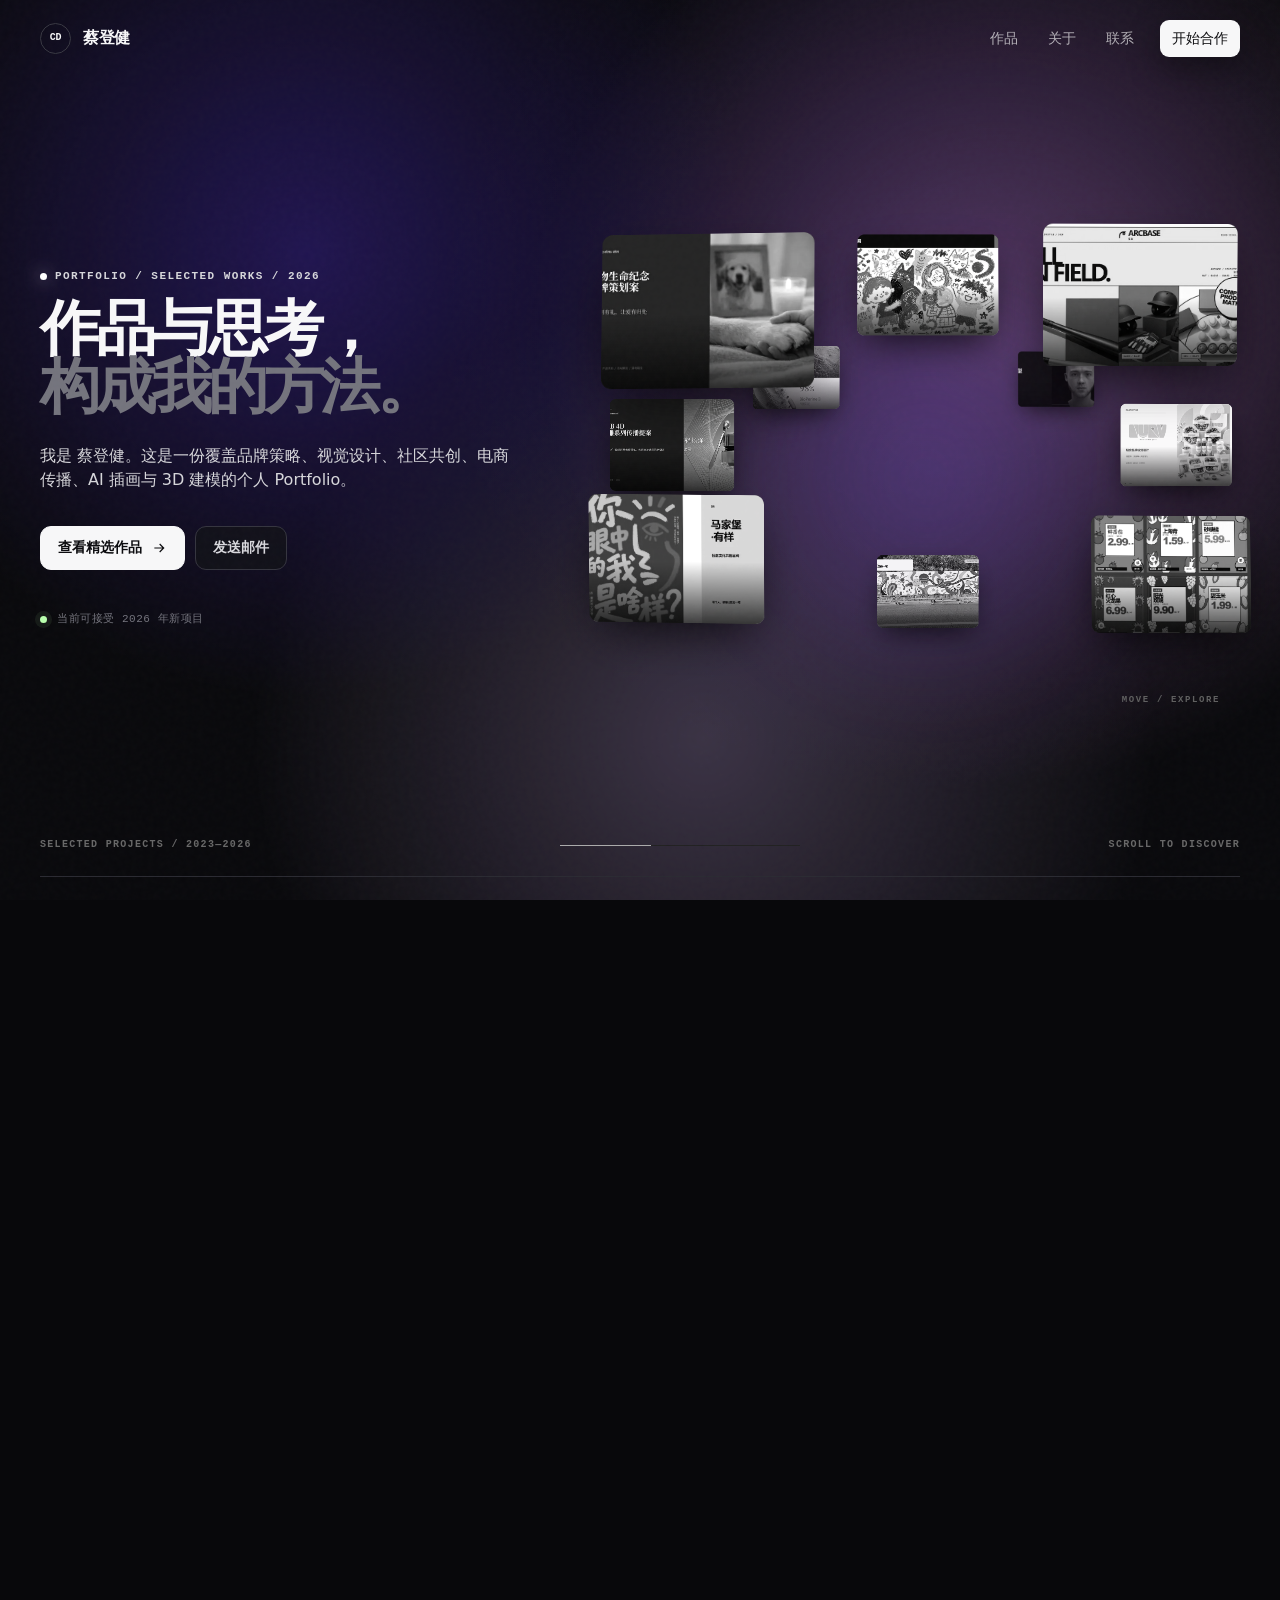
<file: index.html>
<!doctype html>
<html lang="zh-CN">
<head>
  <meta charset="utf-8">
  <meta name="viewport" content="width=device-width, initial-scale=1">
  <meta name="description" content="蔡登健的个人作品集——AI 方向的设计、策划与视觉表达。">
  <meta name="theme-color" content="#08080b">
  <title>蔡登健 — Portfolio</title>
  <style>
    :root {
      --color-primary: #f7f7f8;
      --color-secondary: #d6d6da;
      --color-muted: #a3a3aa;
      --color-dim: #73737c;
      --color-border: #292931;
      --color-elevated: #17171d;
      --color-bg: #08080b;
      --color-accent: #e9e1ff;
      --font-heading: ui-sans-serif, system-ui, -apple-system, BlinkMacSystemFont, "Segoe UI", sans-serif;
      --font-body: ui-sans-serif, system-ui, -apple-system, BlinkMacSystemFont, "Segoe UI", sans-serif;
      --font-mono: "SFMono-Regular", Consolas, "Liberation Mono", monospace;
      --radius-sm: 9px;
      --radius-md: 11px;
      --radius-lg: 13px;
      --shadow-high: 0 25px 55px -16px rgb(0 0 0 / .72);
      --ease: cubic-bezier(.22, 1, .36, 1);
      --page: min(1200px, calc(100vw - 48px));
    }

    * { box-sizing: border-box; }
    html { scroll-behavior: smooth; overflow-x: clip; background: var(--color-bg); }
    body {
      margin: 0;
      min-width: 320px;
      color: var(--color-primary);
      background:
        radial-gradient(circle at 72% 8%, rgb(233 225 255 / .045), transparent 26rem),
        var(--color-bg);
      font: 400 16px/1.5 var(--font-body);
      -webkit-font-smoothing: antialiased;
      overflow-x: hidden;
      isolation: isolate;
    }

    .liquid-ether {
      position: fixed;
      inset: 0;
      z-index: 0;
      width: 100%;
      height: 100%;
      opacity: .34;
      pointer-events: none;
      filter: saturate(1.08) contrast(.96);
      transform: translateZ(0);
    }
    main { position: relative; z-index: 1; }
    #work, #about, #contact { content-visibility: auto; }
    #work { contain-intrinsic-size: auto 720px; }
    #about { contain-intrinsic-size: auto 1050px; }
    #contact { contain-intrinsic-size: auto 680px; }

    ::selection { color: #0a0a0a; background: var(--color-accent); }
    a { color: inherit; text-decoration: none; }
    button { color: inherit; font: inherit; }
    img { display: block; max-width: 100%; }
    [hidden] { display: none !important; }

    .noise {
      position: fixed;
      inset: 0;
      z-index: 50;
      opacity: .025;
      pointer-events: none;
      background-image: url("data:image/svg+xml,%3Csvg viewBox='0 0 180 180' xmlns='http://www.w3.org/2000/svg'%3E%3Cfilter id='n'%3E%3CfeTurbulence type='fractalNoise' baseFrequency='.9' numOctaves='4' stitchTiles='stitch'/%3E%3C/filter%3E%3Crect width='100%25' height='100%25' filter='url(%23n)' opacity='.7'/%3E%3C/svg%3E");
    }

    .skip-link {
      position: fixed;
      left: 16px;
      top: -80px;
      z-index: 100;
      padding: 10px 14px;
      color: var(--color-bg);
      background: var(--color-primary);
      border-radius: var(--radius-sm);
      transition: top 160ms ease;
    }
    .skip-link:focus { top: 16px; }

    .shell { width: var(--page); margin-inline: auto; }
    .eyebrow {
      display: inline-flex;
      align-items: center;
      gap: 8px;
      margin: 0 0 18px;
      color: var(--color-secondary);
      font: 700 11px/1 var(--font-mono);
      letter-spacing: .13em;
      text-transform: uppercase;
    }
    .eyebrow::before { content: ""; width: 7px; height: 7px; background: #fff; border-radius: 50%; box-shadow: 0 0 18px rgb(233 225 255 / .8); }

    .site-header {
      position: fixed;
      inset: 0 0 auto;
      z-index: 40;
      border-bottom: 1px solid transparent;
      transition: background 240ms ease, border-color 240ms ease, backdrop-filter 240ms ease;
    }
    .site-header.scrolled {
      background: rgb(10 10 10 / .78);
      border-color: var(--color-border);
      -webkit-backdrop-filter: blur(18px);
      backdrop-filter: blur(18px);
    }
    .nav { height: 76px; display: flex; align-items: center; justify-content: space-between; }
    .brand { display: inline-flex; align-items: center; gap: 12px; font-weight: 600; letter-spacing: -.02em; }
    .brand-mark {
      display: grid;
      width: 31px;
      height: 31px;
      place-items: center;
      border: 1px solid #343434;
      border-radius: 50%;
      font: 700 10px/1 var(--font-mono);
      transition: transform 500ms var(--ease), background 250ms ease, color 250ms ease;
    }
    .brand:hover .brand-mark { color: #0a0a0a; background: #fff; transform: rotate(360deg); }
    .nav-links { display: flex; align-items: center; gap: 6px; }
    .nav-links a {
      padding: 8px 12px;
      color: rgb(255 255 255 / .66);
      border-radius: var(--radius-sm);
      font-size: 14px;
      font-weight: 500;
      transition: color 150ms ease, background 150ms ease;
    }
    .nav-links a:hover, .nav-links a:focus-visible { color: #fff; background: #181818; outline: none; }
    .nav-cta {
      margin-left: 8px;
      color: #0a0a0a !important;
      background: #fff !important;
      box-shadow: 0 0 24px rgb(233 225 255 / .18);
    }
    .nav-cta:hover { transform: translateY(-1px); }

    .hero {
      min-height: 100svh;
      display: grid;
      grid-template-columns: minmax(290px, .82fr) minmax(520px, 1.18fr);
      align-items: center;
      gap: clamp(32px, 5vw, 80px);
      padding: 118px 0 56px;
    }
    .hero-copy { position: relative; z-index: 4; }
    .hero h1 {
      max-width: 700px;
      margin: 0;
      font-size: clamp(46px, 5.3vw, 88px);
      font-weight: 600;
      line-height: .96;
      letter-spacing: -.065em;
    }
    .hero h1 span { display: block; color: var(--color-dim); white-space: nowrap; }
    .hero-intro { max-width: 510px; margin: 28px 0 0; color: var(--color-secondary); font-size: clamp(16px, 1.45vw, 19px); }
    .hero-actions { display: flex; flex-wrap: wrap; gap: 10px; margin-top: 34px; }
    .button {
      display: inline-flex;
      min-height: 44px;
      align-items: center;
      justify-content: center;
      gap: 9px;
      padding: 0 17px;
      color: var(--color-secondary);
      background: rgb(24 24 24 / .5);
      border: 1px solid var(--color-border);
      border-radius: var(--radius-md);
      font-size: 14px;
      font-weight: 600;
      cursor: pointer;
      transition: color 180ms ease, background 180ms ease, border-color 180ms ease, transform 180ms ease;
    }
    .button:hover, .button:focus-visible { color: #fff; background: #1f1f1f; border-color: #3a3a3a; transform: translateY(-2px); outline: none; }
    .button.primary { color: #0a0a0a; background: #fff; border-color: #fff; }
    .button.primary:hover { background: var(--color-accent); border-color: var(--color-accent); }
    .button svg { width: 16px; height: 16px; }
    .availability { display: flex; align-items: center; gap: 10px; margin-top: 42px; color: var(--color-dim); font: 500 11px/1.4 var(--font-mono); letter-spacing: .05em; text-transform: uppercase; }
    .availability i { width: 7px; height: 7px; background: #b8ffad; border-radius: 50%; box-shadow: 0 0 0 5px rgb(184 255 173 / .07); animation: pulse 2.4s ease infinite; }
    @keyframes pulse { 50% { opacity: .45; transform: scale(.82); } }

    .scene-wrap { position: relative; min-height: 620px; align-self: stretch; }
    .scene-glow { position: absolute; inset: 18% 8% 8%; background: radial-gradient(circle, rgb(233 225 255 / .08), transparent 62%); filter: blur(36px); }
    .scene {
      position: absolute;
      inset: 50% auto auto 50%;
      width: min(720px, 64vw);
      height: 570px;
      perspective: 2500px;
      transform: translate(-50%, -50%);
      transform-style: preserve-3d;
      isolation: isolate;
    }
    .scene::after { content: "MOVE / EXPLORE"; position: absolute; right: 5%; bottom: -5px; color: #5f5f5f; font: 600 9px/1 var(--font-mono); letter-spacing: .18em; }
    .parallax-card {
      position: absolute;
      left: 50%;
      top: 50%;
      width: 300px;
      aspect-ratio: 1.38;
      padding: 0;
      overflow: hidden;
      color: #fff;
      background: #181818;
      border: 0;
      border-radius: var(--radius-lg);
      box-shadow: var(--shadow-high);
      cursor: pointer;
      transform-style: preserve-3d;
      will-change: transform, opacity, filter;
      transition: transform 1.2s var(--ease), filter 1.2s var(--ease), opacity 1.2s var(--ease), box-shadow 280ms ease;
    }
    .parallax-card:focus-visible { outline: 2px solid #fff; outline-offset: 5px; }
    .parallax-card::before { content: ""; position: absolute; inset: 0; z-index: 1; background: linear-gradient(to top, rgb(0 0 0 / .76), transparent 48%); }
    .parallax-card img { width: 100%; height: 100%; object-fit: cover; filter: grayscale(1) contrast(1.08); transition: filter 420ms ease, transform 900ms var(--ease); }
    .parallax-card:hover img, .parallax-card:focus-visible img { filter: grayscale(.72) contrast(1.05); transform: scale(1.045); }
    .card-meta { position: absolute; z-index: 2; inset: auto 16px 14px; display: flex; align-items: end; justify-content: space-between; gap: 12px; text-align: left; opacity: 0; transform: translateY(8px); transition: opacity 250ms ease, transform 250ms ease; }
    .parallax-card:hover .card-meta, .parallax-card:focus-visible .card-meta { opacity: 1; transform: none; }
    .card-meta strong { display: block; font-size: 14px; line-height: 1.2; }
    .card-meta small { color: #c6c6c6; font: 500 9px/1.3 var(--font-mono); letter-spacing: .08em; text-transform: uppercase; }
    .card-index { color: #fff; font: 600 10px/1 var(--font-mono); }

    .scroll-cue { display: flex; justify-content: space-between; align-items: center; padding: 12px 0 26px; color: #676767; border-bottom: 1px solid var(--color-border); font: 600 10px/1 var(--font-mono); letter-spacing: .13em; text-transform: uppercase; }
    .scroll-line { width: min(24vw, 240px); height: 1px; overflow: hidden; background: #202020; }
    .scroll-line::after { content: ""; display: block; width: 38%; height: 1px; background: #aaa; animation: scan 2.5s var(--ease) infinite; }
    @keyframes scan { from { transform: translateX(-110%); } to { transform: translateX(370%); } }

    section { scroll-margin-top: 90px; }
    .section { padding: clamp(92px, 12vw, 160px) 0; }
    .section-head { display: grid; grid-template-columns: 1fr 1fr; gap: 48px; align-items: end; margin-bottom: 48px; }
    .section-head h2 { max-width: 760px; margin: 0; font-size: clamp(36px, 5vw, 68px); font-weight: 600; line-height: 1.02; letter-spacing: -.05em; }
    .section-head p { max-width: 460px; justify-self: end; margin: 0; color: var(--color-muted); }

    .project-list { border-top: 1px solid var(--color-border); }
    .project-row {
      position: relative;
      display: grid;
      grid-template-columns: 56px 1.15fr .75fr 36px;
      gap: 24px;
      align-items: center;
      min-height: 112px;
      border-bottom: 1px solid var(--color-border);
      cursor: pointer;
      transition: padding 350ms var(--ease), background 250ms ease;
    }
    .project-row::before { content: ""; position: absolute; inset: 0; z-index: -1; background: #111; transform: scaleY(0); transform-origin: bottom; transition: transform 350ms var(--ease); }
    .project-row:hover::before, .project-row:focus-within::before { transform: scaleY(1); }
    .project-row:hover { padding-inline: 18px; }
    .project-row .no { color: var(--color-dim); font: 500 11px/1 var(--font-mono); }
    .project-row h3 { margin: 0; font-size: clamp(21px, 2.6vw, 34px); font-weight: 500; letter-spacing: -.035em; }
    .project-row p { margin: 0; color: var(--color-muted); font-size: 14px; }
    .project-row .arrow { display: grid; width: 34px; height: 34px; place-items: center; border: 1px solid #2a2a2a; border-radius: 50%; transition: color 250ms ease, background 250ms ease, transform 350ms var(--ease); }
    .project-row:hover .arrow { color: #0a0a0a; background: #fff; transform: rotate(45deg); }
    .project-row button { position: absolute; inset: 0; width: 100%; border: 0; background: transparent; cursor: pointer; }

    .about-grid { display: grid; grid-template-columns: .8fr 1.2fr; gap: clamp(50px, 9vw, 140px); align-items: start; }
    .profile-card-wrap {
      position: sticky;
      top: 110px;
      perspective: 1200px;
    }
    .profile-card {
      --profile-rx: 0deg;
      --profile-ry: 0deg;
      --profile-mx: 50%;
      --profile-my: 50%;
      position: relative;
      width: min(100%, 420px);
      min-height: 560px;
      color: #fff;
      background: #050505;
      border: 1px solid rgb(255 255 255 / .2);
      border-radius: 28px;
      box-shadow: 0 32px 70px -28px rgb(37 47 68 / .58);
      transform: rotateX(var(--profile-rx)) rotateY(var(--profile-ry));
      transform-style: preserve-3d;
      transition: transform 180ms var(--ease), box-shadow 300ms ease;
      isolation: isolate;
      outline: none;
      touch-action: pan-y;
    }
    .profile-card:focus-visible { box-shadow: 0 0 0 3px rgb(56 189 248 / .52), 0 32px 70px -28px rgb(37 47 68 / .58); }
    .profile-behind-glow {
      position: absolute;
      z-index: -2;
      inset: 7% -7% -5%;
      border-radius: inherit;
      background: radial-gradient(circle at var(--profile-mx) var(--profile-my), rgba(125, 190, 255, .67), rgb(192 132 252 / .34) 38%, transparent 70%);
      filter: blur(38px);
      opacity: .72;
      transform: translateZ(-40px);
      transition: opacity 300ms ease;
    }
    .profile-card:hover .profile-behind-glow { opacity: 1; }
    .profile-media { position: absolute; inset: 0; overflow: hidden; border-radius: inherit; background: #0a0a0a; }
    .profile-photo {
      width: 100%;
      height: 100%;
      object-fit: cover;
      object-position: 50% 43%;
      filter: saturate(.76) contrast(1.08) brightness(.84);
      transform: scale(1.025);
      transition: filter 500ms ease, transform 700ms var(--ease);
    }
    .profile-card:hover .profile-photo { filter: saturate(.94) contrast(1.06) brightness(.91); transform: scale(1.055); }
    .profile-tone {
      position: absolute;
      inset: 0;
      background:
        linear-gradient(145deg, #60496e8c 0%, #71C4FF44 46%, transparent 72%),
        linear-gradient(180deg, rgb(3 5 10 / .04) 28%, rgb(3 5 10 / .18) 54%, rgb(3 5 10 / .94) 100%);
      mix-blend-mode: screen, normal;
    }
    .profile-pattern {
      position: absolute;
      inset: 0;
      opacity: .14;
      background-image: radial-gradient(circle, #fff 1px, transparent 1.2px);
      background-size: 18px 18px;
      mask-image: linear-gradient(135deg, #000, transparent 56%);
    }
    .profile-glare {
      position: absolute;
      inset: 0;
      opacity: .55;
      background: radial-gradient(360px circle at var(--profile-mx) var(--profile-my), rgb(255 255 255 / .3), transparent 48%);
      mix-blend-mode: soft-light;
      pointer-events: none;
    }
    .profile-card-top, .profile-card-footer { position: absolute; z-index: 3; left: 22px; right: 22px; display: flex; align-items: center; justify-content: space-between; transform: translateZ(34px); }
    .profile-card-top { top: 22px; }
    .profile-card-footer { bottom: 22px; align-items: end; gap: 18px; }
    .profile-status { display: inline-flex; align-items: center; gap: 8px; padding: 8px 10px; font: 600 9px/1 var(--font-mono); letter-spacing: .1em; text-transform: uppercase; background: rgb(8 10 16 / .54); border: 1px solid rgb(255 255 255 / .18); border-radius: 999px; backdrop-filter: blur(12px); }
    .profile-status i { width: 6px; height: 6px; background: #66f29a; border-radius: 50%; box-shadow: 0 0 0 4px rgb(102 242 154 / .14); }
    .profile-mark { color: rgb(255 255 255 / .72); font: 600 9px/1 var(--font-mono); letter-spacing: .16em; }
    .profile-details small { display: block; margin-bottom: 6px; color: rgb(255 255 255 / .6); font: 500 9px/1 var(--font-mono); letter-spacing: .12em; text-transform: uppercase; }
    .profile-details strong { display: block; font-size: 25px; line-height: 1; letter-spacing: -.035em; }
    .profile-details span { display: block; margin-top: 7px; color: rgb(255 255 255 / .72); font-size: 12px; }
    .profile-contact { flex: 0 0 auto; padding: 11px 13px; color: #071019; background: rgb(255 255 255 / .9); border: 1px solid rgb(255 255 255 / .72); border-radius: 12px; font: 700 10px/1 var(--font-mono); backdrop-filter: blur(12px); transition: transform 200ms ease, background 200ms ease; }
    .profile-contact:hover, .profile-contact:focus-visible { color: #071019; background: #fff; transform: translateY(-2px); }
    .about-copy h2 { margin: 0; font-size: clamp(38px, 5.2vw, 72px); font-weight: 600; line-height: 1; letter-spacing: -.055em; }
    .about-copy .lead { margin: 34px 0 0; color: var(--color-secondary); font-size: clamp(19px, 2vw, 25px); line-height: 1.48; letter-spacing: -.018em; }
    .about-copy > p:not(.lead) { margin: 24px 0 0; color: var(--color-muted); }
    .stats { display: grid; grid-template-columns: repeat(3, 1fr); gap: 10px; margin-top: 54px; }
    .stat { min-height: 126px; padding: 18px; background: #111; border: 1px solid var(--color-border); border-radius: var(--radius-md); }
    .stat strong { display: block; font-size: 32px; font-weight: 500; letter-spacing: -.04em; }
    .stat span { display: block; margin-top: 25px; color: var(--color-dim); font: 500 10px/1.4 var(--font-mono); text-transform: uppercase; }
    .services { margin-top: 54px; border-top: 1px solid var(--color-border); }
    .service { display: flex; align-items: center; justify-content: space-between; gap: 20px; padding: 19px 0; border-bottom: 1px solid var(--color-border); }
    .service span { color: var(--color-dim); font: 500 10px/1 var(--font-mono); }

    .contact { padding-bottom: 56px; }
    .contact-card {
      position: relative;
      min-height: 500px;
      display: flex;
      flex-direction: column;
      justify-content: space-between;
      overflow: hidden;
      padding: clamp(30px, 5vw, 68px);
      background: #f4f4f4;
      color: #0a0a0a;
      border-radius: var(--radius-lg);
    }
    .contact-card::after { content: ""; position: absolute; width: 440px; height: 440px; right: -100px; bottom: -180px; border: 1px solid #bebebe; border-radius: 50%; box-shadow: 0 0 0 44px #e8e8e8, 0 0 0 45px #c8c8c8, 0 0 0 94px #ececec, 0 0 0 95px #d2d2d2; }
    .contact-card .eyebrow { color: #444; }
    .contact-card .eyebrow::before { background: #111; box-shadow: none; }
    .contact-card h2 { position: relative; z-index: 1; max-width: 850px; margin: 0; font-size: clamp(46px, 8vw, 104px); font-weight: 600; line-height: .92; letter-spacing: -.07em; }
    .contact-bottom { position: relative; z-index: 1; display: flex; align-items: end; justify-content: space-between; gap: 30px; }
    .contact-bottom p { max-width: 430px; margin: 0; color: #484848; }
    .contact-link { display: inline-flex; align-items: center; gap: 10px; padding: 13px 17px; color: #fff; background: #0a0a0a; border-radius: var(--radius-md); font-weight: 600; }
    .contact-link:hover { background: #292929; }

    footer { display: flex; align-items: center; justify-content: space-between; gap: 24px; padding: 30px 0 10px; color: var(--color-dim); font: 500 10px/1.4 var(--font-mono); letter-spacing: .06em; text-transform: uppercase; }
    .socials { display: flex; gap: 18px; }
    .socials a:hover { color: #fff; }

    /* BorderGlow — edge-sensitive purple / pink / blue light for interactive surfaces. */
    @property --glow-x { syntax: "<length-percentage>"; inherits: true; initial-value: 50%; }
    @property --glow-y { syntax: "<length-percentage>"; inherits: true; initial-value: 50%; }
    .has-border-glow { --glow-x: 50%; --glow-y: 50%; --glow-alpha: 0; }
    .border-glow-layer {
      position: absolute;
      z-index: 12;
      inset: -1px;
      padding: 1.5px;
      border-radius: inherit;
      pointer-events: none;
      opacity: var(--glow-alpha);
      background: radial-gradient(67px circle at var(--glow-x) var(--glow-y), #c084fc 0%, #f472b6 38%, #38bdf8 70%, transparent 100%);
      filter: saturate(1.35) brightness(1.35) drop-shadow(0 0 7px rgb(56 189 248 / .5));
      -webkit-mask: linear-gradient(#fff 0 0) content-box, linear-gradient(#fff 0 0);
      -webkit-mask-composite: xor;
      mask-composite: exclude;
      transition: opacity 160ms ease;
      contain: paint;
    }
    @keyframes border-glow-mobile {
      0%, 100% { --glow-x: 0%; --glow-y: 12%; }
      25% { --glow-x: 100%; --glow-y: 8%; }
      50% { --glow-x: 100%; --glow-y: 92%; }
      75% { --glow-x: 0%; --glow-y: 88%; }
    }

    dialog {
      width: min(880px, calc(100vw - 32px));
      max-height: calc(100svh - 32px);
      padding: 0;
      overflow: auto;
      color: #fff;
      background: #111;
      border: 1px solid #292929;
      border-radius: var(--radius-lg);
      box-shadow: 0 40px 100px rgb(0 0 0 / .7);
    }
    dialog.planning-open { width: min(1120px, calc(100vw - 32px)); }
    dialog::backdrop { background: rgb(0 0 0 / .76); -webkit-backdrop-filter: blur(9px); backdrop-filter: blur(9px); }
    .modal-art { position: relative; aspect-ratio: 16 / 8; overflow: hidden; }
    .modal-art img { width: 100%; height: 100%; object-fit: cover; filter: grayscale(1); }
    .modal-close { position: absolute; z-index: 2; top: 14px; right: 14px; width: 38px; height: 38px; color: #fff; background: rgb(0 0 0 / .55); border: 1px solid rgb(255 255 255 / .16); border-radius: 50%; cursor: pointer; }
    .modal-content { display: grid; grid-template-columns: 1fr 1fr; gap: 48px; padding: 34px; }
    .modal-content h3 { margin: 0; font-size: clamp(30px, 5vw, 52px); line-height: 1; letter-spacing: -.05em; }
    .modal-content p { margin: 0; color: var(--color-muted); }
    .modal-tags { display: flex; flex-wrap: wrap; gap: 7px; margin-top: 24px; }
    .modal-tags span { padding: 6px 9px; color: #bcbcbc; background: #181818; border: 1px solid #292929; border-radius: 999px; font: 500 10px/1 var(--font-mono); }
    .planning-project { padding: clamp(26px, 4vw, 48px); }
    .planning-head { max-width: 780px; padding: 10px 54px 40px 0; }
    .planning-head h3 { margin: 0; font-size: clamp(42px, 7vw, 78px); font-weight: 600; line-height: .94; letter-spacing: -.065em; }
    .planning-head > p:last-child { max-width: 680px; margin: 24px 0 0; color: var(--color-muted); font-size: 17px; }
    .planning-cases { display: grid; grid-template-columns: repeat(2, minmax(0, 1fr)); gap: 14px; }
    .planning-case { overflow: hidden; background: #151515; border: 1px solid #292929; border-radius: var(--radius-lg); }
    .case-visuals { position: relative; aspect-ratio: 16 / 9; overflow: hidden; background: #0b0b0b; }
    .case-cover { width: 100%; height: 100%; object-fit: cover; }
    .case-highlight { position: absolute; right: 14px; bottom: 14px; width: 40%; aspect-ratio: 16 / 9; object-fit: cover; border: 1px solid rgb(255 255 255 / .2); border-radius: 6px; box-shadow: 0 16px 36px rgb(0 0 0 / .5); }
    .case-copy { padding: 24px; }
    .case-label { display: flex; align-items: center; justify-content: space-between; gap: 20px; color: var(--color-dim); font: 600 9px/1 var(--font-mono); letter-spacing: .12em; text-transform: uppercase; }
    .case-copy h4 { margin: 16px 0 0; font-size: clamp(24px, 3vw, 34px); font-weight: 500; line-height: 1.08; letter-spacing: -.035em; }
    .case-copy > p { margin: 15px 0 0; color: var(--color-muted); font-size: 14px; }
    .case-points { display: grid; gap: 9px; margin: 22px 0 0; padding: 18px 0 0; border-top: 1px solid #292929; list-style: none; }
    .case-points li { display: grid; grid-template-columns: 18px 1fr; gap: 9px; color: var(--color-secondary); font-size: 13px; }
    .case-points li span { color: var(--color-dim); font: 500 9px/1.7 var(--font-mono); }
    .planning-role { display: flex; flex-wrap: wrap; gap: 7px; margin-top: 20px; }
    .planning-role span { padding: 6px 9px; color: #bcbcbc; background: #101010; border: 1px solid #292929; border-radius: 999px; font: 500 9px/1 var(--font-mono); }
    .deck-open {
      width: 100%;
      min-height: 42px;
      display: flex;
      align-items: center;
      justify-content: space-between;
      gap: 16px;
      margin-top: 22px;
      padding: 0 13px;
      color: #0a0a0a;
      background: #fff;
      border: 1px solid #fff;
      border-radius: var(--radius-sm);
      font-size: 13px;
      font-weight: 700;
      cursor: pointer;
      transition: background 180ms ease, border-color 180ms ease, transform 180ms ease;
    }
    .deck-open:hover, .deck-open:focus-visible { background: var(--color-accent); border-color: var(--color-accent); transform: translateY(-1px); outline: none; }
    .deck-viewer { min-height: 760px; background: #0b0b0b; }
    .deck-toolbar {
      position: sticky;
      top: 0;
      z-index: 4;
      display: grid;
      grid-template-columns: 1fr auto 1fr;
      align-items: center;
      gap: 20px;
      min-height: 72px;
      padding: 14px 48px 14px 20px;
      background: rgb(11 11 11 / .9);
      border-bottom: 1px solid #292929;
      -webkit-backdrop-filter: blur(16px);
      backdrop-filter: blur(16px);
    }
    .deck-back { justify-self: start; display: inline-flex; align-items: center; gap: 8px; padding: 8px 10px; color: var(--color-secondary); background: transparent; border: 1px solid #292929; border-radius: var(--radius-sm); font-size: 12px; cursor: pointer; }
    .deck-back:hover { color: #fff; background: #181818; }
    .deck-toolbar-title { min-width: 0; text-align: center; }
    .deck-toolbar-title strong { display: block; overflow: hidden; font-size: 15px; text-overflow: ellipsis; white-space: nowrap; }
    .deck-toolbar-title span { display: block; margin-top: 3px; color: var(--color-dim); font: 500 9px/1 var(--font-mono); letter-spacing: .1em; text-transform: uppercase; }
    .deck-counter { justify-self: end; color: var(--color-secondary); font: 600 11px/1 var(--font-mono); letter-spacing: .06em; }
    .deck-stage { padding: clamp(20px, 4vw, 42px); }
    .deck-slide-wrap { position: relative; max-width: 980px; margin: 0 auto; }
    .deck-slide { width: 100%; aspect-ratio: 16 / 9; object-fit: contain; background: #111; border: 1px solid #292929; border-radius: 5px; box-shadow: 0 28px 70px rgb(0 0 0 / .48); }
    .deck-nav { display: flex; align-items: center; justify-content: center; gap: 10px; margin-top: 20px; }
    .deck-nav button { min-width: 106px; height: 38px; color: var(--color-secondary); background: #151515; border: 1px solid #292929; border-radius: var(--radius-sm); font-size: 12px; cursor: pointer; }
    .deck-nav button:hover:not(:disabled) { color: #fff; background: #1d1d1d; }
    .deck-nav button:disabled { opacity: .32; cursor: default; }
    .deck-thumbs { display: grid; grid-template-columns: repeat(5, minmax(0, 1fr)); gap: 10px; max-width: 980px; margin: 34px auto 0; }
    .deck-thumb { position: relative; padding: 0; overflow: hidden; background: #111; border: 1px solid #292929; border-radius: 5px; cursor: pointer; transition: border-color 180ms ease, transform 180ms ease, opacity 180ms ease; opacity: .58; }
    .deck-thumb:hover, .deck-thumb:focus-visible { opacity: .9; transform: translateY(-2px); outline: none; }
    .deck-thumb.active { border-color: #fff; opacity: 1; }
    .deck-thumb img { width: 100%; aspect-ratio: 16 / 9; object-fit: cover; }
    .deck-thumb span { position: absolute; left: 6px; bottom: 5px; display: grid; width: 20px; height: 20px; place-items: center; color: #fff; background: rgb(0 0 0 / .72); border-radius: 50%; font: 600 8px/1 var(--font-mono); }
    .web-viewer { min-height: 760px; background: #0b0b0b; }
    .web-toolbar {
      position: sticky;
      top: 0;
      z-index: 4;
      display: grid;
      grid-template-columns: 1fr minmax(0, 1.6fr) 1fr;
      align-items: center;
      gap: 20px;
      min-height: 72px;
      padding: 14px 48px 14px 20px;
      background: rgb(11 11 11 / .9);
      border-bottom: 1px solid #292929;
      -webkit-backdrop-filter: blur(16px);
      backdrop-filter: blur(16px);
    }
    .web-toolbar-title { min-width: 0; text-align: center; }
    .web-toolbar-title strong { display: block; overflow: hidden; font-size: 15px; text-overflow: ellipsis; white-space: nowrap; }
    .web-toolbar-title span { display: block; margin-top: 3px; color: var(--color-dim); font: 500 9px/1 var(--font-mono); letter-spacing: .1em; text-transform: uppercase; }
    .web-open-new { justify-self: end; color: var(--color-secondary); font: 600 10px/1 var(--font-mono); letter-spacing: .05em; }
    .web-open-new:hover { color: #fff; }
    .web-stage { padding: clamp(14px, 2.4vw, 28px); }
    .web-frame-shell { height: min(820px, calc(100svh - 156px)); min-height: 560px; overflow: hidden; background: #fff; border: 1px solid #292929; border-radius: 7px; box-shadow: 0 28px 70px rgb(0 0 0 / .48); }
    .web-frame { display: block; width: 100%; height: 100%; border: 0; background: #fff; }
    @property --community-reveal { syntax: "<percentage>"; inherits: true; initial-value: 0%; }
    .community-viewer { padding: clamp(26px, 4vw, 48px); background: #0b0b0b; }
    .community-head { max-width: 920px; padding: 10px 54px 38px 0; }
    .community-head h3 { max-width: 900px; margin: 0; font-size: clamp(42px, 7vw, 78px); font-weight: 600; line-height: .94; letter-spacing: -.065em; }
    .community-head > p:last-child { max-width: 760px; margin: 24px 0 0; color: var(--color-muted); font-size: 17px; }
    .community-compare {
      --community-reveal: 0%;
      position: relative;
      aspect-ratio: 16 / 9;
      overflow: hidden;
      background: #111;
      border: 1px solid #292929;
      border-radius: var(--radius-lg);
      box-shadow: 0 28px 70px rgb(0 0 0 / .48);
      animation: community-sweep 2.8s var(--ease) .28s forwards;
    }
    .community-compare.manual { animation: none; }
    .community-compare img { position: absolute; inset: 0; width: 100%; height: 100%; object-fit: cover; }
    .community-after { clip-path: inset(0 calc(100% - var(--community-reveal)) 0 0); }
    .community-divider { position: absolute; z-index: 2; top: 0; bottom: 0; left: var(--community-reveal); width: 1px; background: #fff; box-shadow: 0 0 0 1px rgb(0 0 0 / .3), 0 0 24px rgb(255 255 255 / .55); transform: translateX(-1px); }
    .community-divider::after { content: "↔"; position: absolute; top: 50%; left: 50%; display: grid; width: 44px; height: 44px; place-items: center; color: #0a0a0a; background: #fff; border-radius: 50%; font-size: 17px; transform: translate(-50%, -50%); }
    .community-state { position: absolute; z-index: 3; top: 16px; padding: 7px 10px; color: #0a0a0a; background: #fff; border-radius: 999px; font: 700 9px/1 var(--font-mono); letter-spacing: .08em; text-transform: uppercase; }
    .community-state.before { left: 16px; }
    .community-state.after { right: 16px; color: #111; background: #ffd336; }
    .community-change-control { display: grid; grid-template-columns: auto minmax(140px, 1fr) auto; align-items: center; gap: 14px; margin: 16px 0 40px; color: var(--color-dim); font: 600 9px/1 var(--font-mono); letter-spacing: .09em; text-transform: uppercase; }
    .community-change-control input { width: 100%; height: 2px; accent-color: #ffd336; cursor: ew-resize; }
    .community-flow { display: grid; grid-template-columns: repeat(7, 1fr); margin-bottom: 36px; border: 1px solid #292929; border-radius: var(--radius-sm); }
    .community-flow span { min-width: 0; padding: 12px 8px; color: var(--color-dim); border-right: 1px solid #292929; font: 600 8px/1.35 var(--font-mono); text-align: center; letter-spacing: .05em; text-transform: uppercase; }
    .community-flow span:last-child { border-right: 0; }
    .community-pages { display: grid; gap: clamp(28px, 5vw, 62px); }
    .community-page { opacity: 0; transform: perspective(1100px) translateY(44px) rotateX(2.5deg) scale(.965); transform-origin: 50% 0; transition: opacity 700ms var(--ease), transform 900ms var(--ease); }
    .community-page.visible { opacity: 1; transform: none; }
    .community-page figcaption { display: flex; align-items: center; justify-content: space-between; gap: 18px; margin-bottom: 10px; color: var(--color-dim); font: 600 9px/1 var(--font-mono); letter-spacing: .09em; text-transform: uppercase; }
    .community-page img { width: 100%; aspect-ratio: 16 / 9; object-fit: contain; background: #111; border: 1px solid #292929; border-radius: 6px; box-shadow: 0 24px 60px rgb(0 0 0 / .36); }
    .community-end { display: flex; align-items: center; justify-content: space-between; gap: 24px; padding: 26px 0 4px; color: var(--color-secondary); border-top: 1px solid #292929; }
    .community-end strong { font-size: clamp(22px, 3vw, 34px); font-weight: 500; letter-spacing: -.04em; }
    .community-end span { color: var(--color-dim); font: 600 9px/1 var(--font-mono); letter-spacing: .08em; text-transform: uppercase; }
    .star-grid { display: grid; grid-template-columns: repeat(2, minmax(0, 1fr)); gap: 8px; margin-top: 20px; }
    .star-item { min-height: 98px; padding: 13px; background: #101010; border: 1px solid #292929; border-radius: var(--radius-sm); }
    .star-item strong { display: block; color: #fff; font: 700 9px/1 var(--font-mono); letter-spacing: .1em; text-transform: uppercase; }
    .star-item p { margin: 9px 0 0; color: var(--color-muted); font-size: 12px; line-height: 1.5; }
    .ecommerce-case .case-visuals::after { content: ""; position: absolute; inset: 0; background: linear-gradient(180deg, transparent 54%, rgb(0 0 0 / .36)); pointer-events: none; }
    .ecommerce-case .case-cover { transition: transform 850ms var(--ease), filter 500ms ease; }
    .ecommerce-case:hover .case-cover { transform: scale(1.035); filter: saturate(1.08); }
    .poster-viewer { min-height: 760px; background: #0b0b0b; }
    .poster-stage { display: grid; place-items: center; padding: clamp(20px, 4vw, 42px); }
    .poster-image { width: auto; max-width: 100%; max-height: calc(100svh - 150px); object-fit: contain; background: #111; border: 1px solid #292929; border-radius: 6px; box-shadow: 0 28px 70px rgb(0 0 0 / .48); }
    .workflow { display: grid; grid-template-columns: repeat(3, 1fr); gap: 8px; margin-top: 22px; }
    .workflow-step { position: relative; min-height: 96px; padding: 14px; background: #101010; border: 1px solid #292929; border-radius: var(--radius-sm); }
    .workflow-step:not(:last-child)::after { content: "→"; position: absolute; z-index: 2; top: 50%; right: -10px; color: #fff; font-size: 14px; transform: translate(50%, -50%); }
    .workflow-step span { color: var(--color-dim); font: 700 8px/1 var(--font-mono); letter-spacing: .1em; text-transform: uppercase; }
    .workflow-step strong { display: block; margin-top: 10px; color: var(--color-secondary); font-size: 12px; font-weight: 600; line-height: 1.4; }
    .creative-viewer { padding: clamp(26px, 4vw, 48px); background: #0b0b0b; }
    .creative-head { max-width: 900px; padding: 10px 54px 46px 0; }
    .creative-head h3 { margin: 0; font-size: clamp(42px, 7vw, 78px); font-weight: 600; line-height: .94; letter-spacing: -.065em; }
    .creative-head > p:last-child { max-width: 760px; margin: 24px 0 0; color: var(--color-muted); font-size: 17px; }
    .creative-section { padding: clamp(28px, 5vw, 58px) 0; border-top: 1px solid #292929; }
    .creative-section-head { display: grid; grid-template-columns: minmax(0, .8fr) minmax(0, 1.2fr); gap: clamp(28px, 5vw, 72px); margin-bottom: 30px; }
    .creative-section-index { color: var(--color-dim); font: 700 9px/1 var(--font-mono); letter-spacing: .11em; text-transform: uppercase; }
    .creative-section h4 { margin: 12px 0 0; font-size: clamp(30px, 5vw, 54px); font-weight: 500; line-height: 1; letter-spacing: -.05em; }
    .creative-section-copy > p { margin: 0; color: var(--color-muted); font-size: 15px; }
    .creative-pages { display: grid; gap: clamp(22px, 4vw, 44px); }
    .creative-page { opacity: 0; transform: translateY(34px) scale(.978); transition: opacity 650ms var(--ease), transform 850ms var(--ease); }
    .creative-page.visible { opacity: 1; transform: none; }
    .creative-page figcaption { display: flex; justify-content: space-between; gap: 14px; margin-bottom: 9px; color: var(--color-dim); font: 600 9px/1 var(--font-mono); letter-spacing: .08em; text-transform: uppercase; }
    .creative-page img { width: 100%; aspect-ratio: 16 / 9; object-fit: contain; background: #111; border: 1px solid #292929; border-radius: 6px; box-shadow: 0 24px 60px rgb(0 0 0 / .36); }

    /* Dark portfolio theme — restrained black surfaces with scarce lavender accents. */
    body { background: radial-gradient(circle at 72% 8%, rgb(82 39 255 / .12), transparent 30rem), #08080b; }
    .liquid-ether { opacity: .29; mix-blend-mode: screen; }
    .noise { opacity: .035; mix-blend-mode: screen; }
    .site-header.scrolled { background: rgb(8 8 11 / .78); border-color: rgb(255 255 255 / .08); }
    .brand-mark { border-color: #383842; }
    .brand:hover .brand-mark { color: #09090c; background: #f7f7f8; }
    .nav-links a { color: rgb(247 247 248 / .68); }
    .nav-links a:hover, .nav-links a:focus-visible { color: #fff; background: rgb(255 255 255 / .07); }
    .nav-cta { color: #0a0a0d !important; background: #f7f7f8 !important; box-shadow: 0 12px 32px rgb(0 0 0 / .4); }
    .nav-cta:hover { background: var(--color-accent) !important; }
    .button { color: #d8d8dd; background: rgb(18 18 24 / .82); border-color: #34343e; }
    .button:hover, .button:focus-visible { color: #fff; background: #202028; border-color: #555565; }
    .button.primary { color: #0a0a0d; background: #f7f7f8; border-color: #f7f7f8; }
    .button.primary:hover { color: #0a0a0d; background: var(--color-accent); border-color: #e9e1ff; }
    .scene-glow { background: radial-gradient(circle, rgb(125 89 255 / .22), transparent 64%); }
    .parallax-card { border-color: rgb(255 255 255 / .16); box-shadow: 0 28px 70px -18px rgb(0 0 0 / .78); }
    .project-row::before { background: linear-gradient(90deg, rgb(82 39 255 / .12), rgb(255 159 252 / .05)); }
    .project-row .arrow { border-color: #34343e; }
    .stat { background: rgb(18 18 24 / .74); border-color: #30303a; }
    dialog { color: #f7f7f8; background: #0d0d12; border-color: #2c2c34; box-shadow: 0 44px 120px rgb(0 0 0 / .72); }
    dialog::backdrop { background: rgb(0 0 0 / .76); backdrop-filter: blur(7px); }
    .modal-close { color: #fff; background: rgb(18 18 24 / .88); border-color: rgb(255 255 255 / .16); box-shadow: 0 8px 24px rgb(0 0 0 / .35); }
    .contact-card { color: #f7f7f8; background: linear-gradient(145deg, #121218, #0b0b0f 66%); border: 1px solid #292931; }
    .contact-card::after { border-color: #353541; box-shadow: 0 0 0 44px #111118, 0 0 0 45px #2e2e38, 0 0 0 94px #0e0e14, 0 0 0 95px #292933; }
    .contact-card .eyebrow { color: #a3a3aa; }
    .contact-card .eyebrow::before { background: #fff; }
    .contact-bottom p { color: #a3a3aa; }
    .contact-link { color: #09090c; background: #f7f7f8; }
    .contact-link:hover { color: #09090c; background: var(--color-accent); }
    .hero { min-height: 92svh; grid-template-columns: minmax(290px, .9fr) minmax(460px, 1.1fr); }
    .hero h1 { max-width: 610px; font-size: clamp(42px, 4.7vw, 72px); }
    .hero-intro { max-width: 470px; font-size: clamp(15px, 1.25vw, 17px); }
    .scene-wrap { min-height: 540px; }
    .scene { width: min(650px, 60vw); height: 510px; }
    .parallax-card { width: 258px; }
    .section { padding: clamp(80px, 10vw, 132px) 0; }
    .section-head h2 { max-width: 650px; font-size: clamp(32px, 4.4vw, 56px); }
    .project-row { min-height: 98px; }
    .project-row h3 { font-size: clamp(20px, 2.25vw, 30px); }
    .planning-head h3, .community-head h3, .creative-head h3 { font-size: clamp(38px, 6vw, 64px); }
    .case-copy h4 { font-size: clamp(22px, 2.5vw, 30px); }

    @keyframes community-sweep {
      0% { --community-reveal: 0%; }
      18% { --community-reveal: 0%; }
      100% { --community-reveal: 100%; }
    }

    .reveal { opacity: 0; transform: translateY(26px); transition: opacity 800ms var(--ease), transform 800ms var(--ease); }
    .reveal.visible { opacity: 1; transform: none; }

    @media (max-width: 980px) {
      :root { --page: min(100% - 32px, 780px); }
      .hero { grid-template-columns: 1fr; padding-top: 150px; }
      .hero-copy { max-width: 760px; }
      .scene-wrap { min-height: 610px; }
      .scene { width: min(640px, 92vw); }
      .section-head, .about-grid { grid-template-columns: 1fr; }
      .section-head p { justify-self: start; }
      .profile-card-wrap { position: relative; top: 0; width: min(100%, 540px); }
      .profile-card { min-height: 620px; }
      .about-copy { max-width: 730px; }
    }

    @media (max-width: 680px) {
      :root { --page: calc(100% - 28px); }
      .nav { height: 66px; }
      .nav-links a:not(.nav-cta) { display: none; }
      .nav-cta { padding-inline: 12px !important; }
      .hero { min-height: auto; gap: 16px; padding-top: 118px; }
      .hero h1 { font-size: clamp(40px, 13vw, 56px); }
      .hero-intro { margin-top: 22px; }
      .availability { margin-top: 28px; }
      .scene-wrap { min-height: 470px; margin-top: 4px; }
      .scene { width: 580px; height: 440px; transform: translate(-50%, -50%) scale(.64); }
      .scene::after { display: none; }
      .section { padding: 90px 0; }
      .section-head { gap: 22px; margin-bottom: 32px; }
      .project-row { grid-template-columns: 36px 1fr 34px; min-height: 96px; gap: 10px; }
      .project-row p { display: none; }
      .stats { grid-template-columns: 1fr; }
      .stat { min-height: 105px; }
      .profile-card { min-height: min(610px, 145vw); }
      .profile-card-footer { left: 16px; right: 16px; bottom: 16px; }
      .profile-details strong { font-size: 22px; }
      .profile-details span { max-width: 150px; line-height: 1.35; }
      .contact-card { min-height: 530px; }
      .contact-bottom { align-items: start; flex-direction: column; }
      .contact-card::after { right: -220px; bottom: -130px; }
      footer { align-items: flex-start; flex-direction: column; }
      .modal-content { grid-template-columns: 1fr; gap: 20px; padding: 24px; }
      .planning-project { padding: 22px; }
      .planning-head { padding: 12px 44px 30px 0; }
      .planning-cases { grid-template-columns: 1fr; }
      .case-copy { padding: 20px; }
      .deck-toolbar { grid-template-columns: auto minmax(0, 1fr) auto; gap: 8px; min-height: 64px; padding: 10px 44px 10px 10px; }
      .deck-back { width: 38px; justify-content: center; padding-inline: 0; }
      .deck-back span { display: none; }
      .deck-toolbar-title strong { font-size: 12px; }
      .deck-toolbar-title span { font-size: 8px; }
      .deck-counter { font-size: 9px; }
      .deck-stage { padding: 14px 10px 24px; }
      .deck-nav { margin-top: 14px; }
      .deck-nav button { min-width: 92px; }
      .deck-thumbs { grid-template-columns: repeat(2, minmax(0, 1fr)); gap: 8px; margin-top: 24px; }
      .web-toolbar { grid-template-columns: auto minmax(0, 1fr) auto; gap: 8px; min-height: 64px; padding: 10px 44px 10px 10px; }
      .web-toolbar-title strong { font-size: 12px; }
      .web-open-new { font-size: 0; }
      .web-open-new::after { content: "↗"; font-size: 16px; }
      .web-stage { padding: 10px; }
      .web-frame-shell { height: calc(100svh - 118px); min-height: 480px; }
      .community-viewer { padding: 22px 10px; }
      .community-head { padding: 12px 44px 28px 12px; }
      .community-head > p:last-child { font-size: 14px; }
      .community-state { top: 8px; padding: 5px 7px; font-size: 7px; }
      .community-state.before { left: 8px; }
      .community-state.after { right: 8px; }
      .community-divider::after { width: 34px; height: 34px; }
      .community-change-control { margin: 12px 2px 28px; }
      .community-flow { grid-template-columns: repeat(4, 1fr); }
      .community-flow span:nth-child(4) { border-right: 0; }
      .community-flow span:nth-child(-n+4) { border-bottom: 1px solid #292929; }
      .community-flow span:last-child { grid-column: span 2; }
      .community-page { transform: translateY(26px) scale(.98); }
      .star-grid { grid-template-columns: 1fr; }
      .star-item { min-height: 0; }
      .workflow { grid-template-columns: 1fr; }
      .workflow-step { min-height: 0; }
      .workflow-step:not(:last-child)::after { top: auto; right: 50%; bottom: -8px; transform: translate(50%, 50%) rotate(90deg); }
      .poster-stage { padding: 14px 10px 24px; }
      .creative-viewer { padding: 22px 10px; }
      .creative-head { padding: 12px 44px 32px 12px; }
      .creative-head > p:last-child { font-size: 14px; }
      .creative-section-head { grid-template-columns: 1fr; gap: 20px; padding-inline: 2px; }
      .creative-page { transform: translateY(24px) scale(.985); }
      .liquid-ether { opacity: .26; filter: saturate(1.02); }
    }

    @media (pointer: coarse) {
      .scene::after { display: none; }
      .card-meta { opacity: 1; transform: none; }
      .has-border-glow { --glow-alpha: .3; }
      .border-glow-layer {
        animation: none;
        background: linear-gradient(120deg, #c084fc, #f472b6 48%, #38bdf8);
        filter: none;
      }
    }

    @media (prefers-reduced-motion: reduce) {
      html { scroll-behavior: auto; }
      *, *::before, *::after { animation-duration: .01ms !important; animation-iteration-count: 1 !important; transition-duration: .01ms !important; }
      .reveal { opacity: 1; transform: none; }
      .community-compare { --community-reveal: 100%; animation: none; }
      .community-page { opacity: 1; transform: none; }
      .creative-page { opacity: 1; transform: none; }
      .profile-card { transform: none; }
    }
  
    /* Case study upgrade: full viewport presentation with an accessible sticky toolbar. */
    #projectDialog.planning-open { width:min(1440px,calc(100vw - 32px)); max-height:calc(100svh - 24px); border-radius:4px; }
    #projectDialog:has(#webViewer:not([hidden])) { width:100vw; max-width:none; height:100svh; max-height:none; margin:0; border:0; border-radius:0; overflow:hidden; }
    #projectDialog:has(#webViewer:not([hidden])) .modal-close { position:fixed;top:15px;right:20px;z-index:12;width:34px;height:34px; }
    .web-viewer { height:100%;min-height:0;display:flex;flex-direction:column; }
    .web-viewer[hidden] { display:none; }
    .web-toolbar { min-height:64px;height:64px;flex-shrink:0;padding:10px 72px 10px 24px;gap:20px; }
    .web-stage { flex:1;min-height:0;padding:0; }
    .web-frame-shell { height:100%;min-height:0;border:0;border-radius:0;box-shadow:none; }
    .web-toolbar-title span { color:#a3a3aa; }
    .planning-head { padding-top:36px;max-width:900px; }
    .planning-head h3 { line-height:1.15;letter-spacing:-.05em;font-weight:500; }
    .planning-head > p:last-child { font-size:15px;line-height:1.8;max-width:620px; }
    .planning-cases { display:block; }
    .planning-case { display:grid;grid-template-columns:1.2fr 1fr;gap:clamp(24px,4vw,56px);padding:40px 0;border:0;border-top:1px solid #ffffff26;border-radius:0;background:transparent;overflow:visible; }
    .planning-case:nth-child(even) .case-visuals { order:2; }
    .planning-case .case-visuals { aspect-ratio:auto;min-height:300px;align-self:stretch; }
    .planning-case .case-cover { position:absolute;inset:0;object-fit:cover; }
    .planning-case .case-highlight { display:none; }
    .planning-case .case-copy { padding:20px 0; }
    .planning-case .case-copy h4 { font-size:clamp(26px,3vw,42px);line-height:1.25; }
    .planning-case .case-copy > p { font-size:14px;line-height:1.8; }
    .planning-case .deck-open { background:transparent;color:#f7f7f8;border:0;border-bottom:1px solid #ffffff4d;border-radius:0;padding:12px 0;font-weight:400; }
    .planning-case .deck-open:hover { color:var(--color-accent);border-color:var(--color-accent); }
    .planning-case .star-grid,.planning-case .case-points { display:none; }
    @media(max-width:680px){
      #projectDialog.planning-open { width:calc(100vw - 16px); }
      .web-toolbar { padding:10px 58px 10px 14px;grid-template-columns:auto minmax(0,1fr) auto;gap:12px; }
      .web-toolbar-title strong { font-size:12px; }.web-toolbar-title span { font-size:7px; }
      .web-back,.deck-back { font-size:10px;padding:7px; }.web-open-new { font-size:9px; }
      #projectDialog:has(#webViewer:not([hidden])) .modal-close { top:17px;right:12px;width:30px;height:30px; }
      .planning-case { grid-template-columns:1fr;gap:20px;padding-block:30px; }
      .planning-case:nth-child(even) .case-visuals { order:0; }
      .planning-case .case-visuals { min-height:0;aspect-ratio:16/10; }
      .planning-case .case-copy { padding:0; }.planning-head { padding-top:18px; }
    }
  </style>
</head>
<body>
  <a class="skip-link" href="#main">跳到主内容</a>
  <canvas class="liquid-ether" id="liquidEther" aria-hidden="true"></canvas>
  <div class="noise" aria-hidden="true"></div>

  <header class="site-header" id="siteHeader">
    <nav class="nav shell" aria-label="主导航">
      <a class="brand" href="#top" aria-label="返回首页">
        <span class="brand-mark">CD</span>
        <span data-bind="name">CAI DJ</span>
      </a>
      <div class="nav-links">
        <a href="#work">作品</a>
        <a href="#about">关于</a>
        <a href="#contact">联系</a>
        <a class="nav-cta" href="#contact">开始合作</a>
      </div>
    </nav>
  </header>

  <main id="main">
    <section class="hero shell" id="top">
      <div class="hero-copy">
        <p class="eyebrow">Portfolio / Selected works / 2026</p>
        <h1>作品与思考，<span>构成我的方法。</span></h1>
        <p class="hero-intro">我是 <span data-bind="name">CAI DJ</span>。这是一份覆盖品牌策略、视觉设计、社区共创、电商传播、AI 插画与 3D 建模的个人 Portfolio。</p>
        <div class="hero-actions">
          <a class="button primary" href="#work">
            查看精选作品
            <svg aria-hidden="true" viewBox="0 0 24 24" fill="none" stroke="currentColor" stroke-width="1.8"><path d="M5 12h14M13 6l6 6-6 6"/></svg>
          </a>
          <a class="button" data-email-link href="mailto:hello@yourdomain.com">发送邮件</a>
        </div>
        <div class="availability"><i aria-hidden="true"></i><span>当前可接受 2026 年新项目</span></div>
      </div>
      <div class="scene-wrap" aria-label="可交互的精选项目场景">
        <div class="scene-glow" aria-hidden="true"></div>
        <div class="scene" id="scene"></div>
      </div>
    </section>

    <div class="scroll-cue shell" aria-hidden="true"><span>Selected projects / 2023—2026</span><span class="scroll-line"></span><span>Scroll to discover</span></div>

    <section class="section shell" id="work">
      <div class="section-head reveal">
        <div>
          <p class="eyebrow">01 / Featured work</p>
          <h2>不只是好看，<br>更要解决问题。</h2>
        </div>
        <p>从策略、界面到代码，我关注每一个交互细节，也关注产品最终为人创造了什么价值。</p>
      </div>
      <div class="project-list reveal" id="projectList"></div>
    </section>

    <section class="section shell" id="about">
      <div class="about-grid">
        <div class="profile-card-wrap reveal">
          <article class="profile-card" id="profileCard" tabindex="0" aria-label="蔡登健交互式个人资料卡">
            <div class="profile-behind-glow" aria-hidden="true"></div>
            <div class="profile-media">
              <img class="profile-photo" src="assets/previews/profile/cai-dengjian.webp" alt="蔡登健个人照片" loading="lazy" decoding="async">
              <div class="profile-tone" aria-hidden="true"></div>
              <div class="profile-pattern" aria-hidden="true"></div>
              <div class="profile-glare" aria-hidden="true"></div>
            </div>
            <div class="profile-card-top">
              <span class="profile-status"><i aria-hidden="true"></i>Online</span>
              <span class="profile-mark">CAI / AI · 2026</span>
            </div>
            <div class="profile-card-footer">
              <div class="profile-details">
                <small>@cai.design</small>
                <strong>蔡登健</strong>
                <span>AI 方向的设计与策划</span>
              </div>
              <a class="profile-contact" data-email-link href="mailto:3193457458@qq.com">联系我 ↗</a>
            </div>
          </article>
        </div>
        <div class="about-copy reveal">
          <p class="eyebrow">02 / About me</p>
          <h2>AI、设计与策略，<br>构成我的工作方法。</h2>
          <p class="lead">我是蔡登健，一名专注 AI 方向的设计与策划工作者。我把洞察、叙事和视觉系统连接起来，让想法成为清晰、完整、可执行的方案。</p>
          <p>从品牌策划、视觉设计到社区与传播项目，我会根据问题选择合适的 AI 工作流，并保留对内容、审美和落地质量的判断。</p>
          <div class="stats">
            <div class="stat"><strong>05</strong><span>Portfolio directions</span></div>
            <div class="stat"><strong>AI+</strong><span>Creative workflow</span></div>
            <div class="stat"><strong>360°</strong><span>Strategy to delivery</span></div>
          </div>
          <div class="services" aria-label="服务范围">
            <div class="service"><strong>品牌与营销策划</strong><span>01</span></div>
            <div class="service"><strong>品牌视觉与设计系统</strong><span>02</span></div>
            <div class="service"><strong>AI 插画与内容工作流</strong><span>03</span></div>
            <div class="service"><strong>3D 建模与创意表达</strong><span>04</span></div>
          </div>
        </div>
      </div>
    </section>

    <section class="contact shell" id="contact">
      <div class="contact-card reveal">
        <div>
          <p class="eyebrow">03 / Start a project</p>
          <h2>有个好想法？<br>一起把它做出来。</h2>
        </div>
        <div class="contact-bottom">
          <p>欢迎联系我聊聊新产品、品牌网站、交互实验，或任何值得认真解决的问题。</p>
          <a class="contact-link" data-email-link href="mailto:3193457458@qq.com"><span data-bind="email">3193457458@qq.com</span> ↗</a>
        </div>
      </div>
      <footer>
        <span>© <span id="year"></span> <span data-bind="name">蔡登健</span>. All rights reserved.</span>
        <div class="socials"><a href="#" aria-label="Behance">作品集</a><a href="#" aria-label="GitHub">GitHub</a><a href="#" aria-label="LinkedIn">领英</a></div>
      </footer>
    </section>
  </main>

  <dialog id="projectDialog" aria-label="项目详情">
    <button class="modal-close" type="button" aria-label="关闭项目详情" id="dialogClose">×</button>
    <div id="standardProject">
      <div class="modal-art">
      <img id="dialogImage" alt="">
      </div>
      <div class="modal-content">
        <div>
          <p class="eyebrow" id="dialogCategory">Selected project</p>
          <h3 id="dialogTitle"></h3>
          <div class="modal-tags" id="dialogTags"></div>
        </div>
        <p id="dialogDescription"></p>
      </div>
    </div>
    <div class="planning-project" id="planningProject" hidden>
      <div class="planning-head">
        <p class="eyebrow" id="planningEyebrow">Planning / Selected cases</p>
        <h3 id="planningTitle">策划</h3>
        <p id="planningDescription">从品牌命题、用户洞察到传播与落地路径，用完整策略把商业目标转化为可执行的体验。</p>
      </div>
      <div class="planning-cases" id="planningCases"></div>
    </div>
    <div class="deck-viewer" id="deckViewer" hidden>
      <div class="deck-toolbar">
        <button class="deck-back" type="button" id="deckBack">← <span>返回策划</span></button>
        <div class="deck-toolbar-title"><strong id="deckTitle"></strong><span>Full presentation</span></div>
        <span class="deck-counter" id="deckCounter">01 / 10</span>
      </div>
      <div class="deck-stage">
        <div class="deck-slide-wrap"><img class="deck-slide" id="deckSlide" alt=""></div>
        <div class="deck-nav">
          <button type="button" id="deckPrev">← 上一页</button>
          <button type="button" id="deckNext">下一页 →</button>
        </div>
        <div class="deck-thumbs" id="deckThumbs" aria-label="PPT 页面缩略图"></div>
      </div>
    </div>
    <div class="web-viewer" id="webViewer" hidden>
      <div class="web-toolbar">
        <button class="deck-back" type="button" id="webBack">← <span>返回品牌视觉</span></button>
        <div class="web-toolbar-title"><strong id="webTitle"></strong><span id="webSubtitle">Complete brand visual</span></div>
        <a class="web-open-new" id="webOpenNew" href="#" target="_blank" rel="noopener">新窗口查看 ↗</a>
      </div>
      <div class="web-stage">
        <div class="web-frame-shell"><iframe class="web-frame" id="webFrame" title="完整品牌视觉方案" loading="eager"></iframe></div>
      </div>
    </div>
    <div class="community-viewer" id="communityViewer" hidden>
      <div class="community-head">
        <p class="eyebrow">Community regeneration / Full project</p>
        <h3>马家堡·有样</h3>
        <p>从现场调研、社区共创品牌到公共画展与空间激活，用居民的真实表达完成一次可参与、可被看见的社区更新。</p>
      </div>
      <div class="community-compare" id="communityCompare" aria-label="马家堡改造前后变化对比">
        <img src="assets/previews/community/majiaobao/slide-2.webp" alt="马家堡社区改造前的现场调研" decoding="async">
        <img class="community-after" src="assets/previews/community/majiaobao/slide-7.webp" alt="马家堡社区空间激活后的共创墙面" decoding="async">
        <span class="community-state before">Before / 现场</span>
        <span class="community-state after">After / 激活</span>
        <span class="community-divider" aria-hidden="true"></span>
      </div>
      <label class="community-change-control"><span>现场调研</span><input id="communityRange" type="range" min="0" max="100" value="100" aria-label="拖动查看马家堡改造前后变化"><span>空间激活</span></label>
      <div class="community-flow" aria-label="项目完整流程">
        <span>01 项目命题</span><span>02 现场调研</span><span>03 视觉系统</span><span>04 策划流程</span><span>05 物料制作</span><span>06 公共画展</span><span>07 空间激活</span>
      </div>
      <div class="community-pages" id="communityPages"></div>
      <div class="community-end"><strong>每个人，都是社区的一笔。</strong><span>Majiaobao · Complete project</span></div>
    </div>
    <div class="creative-viewer" id="creativeViewer" hidden>
      <div class="creative-head">
        <p class="eyebrow">Illustration & 3D / Complete PDF works</p>
        <h3>插画与 3D</h3>
        <p>保留原作品集完整页面：插画 3 页呈现从生成式创意到视觉排版，3D 4 页呈现人物、建筑与道具的手工建模、材质和渲染过程。</p>
      </div>
      <div id="creativeSections"></div>
    </div>
    <div class="poster-viewer" id="posterViewer" hidden>
      <div class="deck-toolbar">
        <button class="deck-back" type="button" id="posterBack">← <span>返回电商传播</span></button>
        <div class="deck-toolbar-title"><strong id="posterTitle"></strong><span>Complete campaign visual</span></div>
        <span class="deck-counter">01 / 01</span>
      </div>
      <div class="poster-stage"><img class="poster-image" id="posterImage" alt=""></div>
    </div>
  </dialog>

  <script>
    /* 个性化配置：修改这里即可替换姓名、邮箱和项目内容。 */
    const siteConfig = {
      name: "蔡登健",
      email: "3193457458@qq.com",
      projects: [
        {
          title: "策划",
          category: "品牌策划 × 营销传播",
          year: "2026",
          description: "从品牌命题、用户洞察到传播与落地路径，用完整策略把商业目标转化为可执行的体验。",
          tags: ["Brand Strategy", "Campaign", "Communication"],
          scene: 0,
          heroImages: ["assets/previews/planning/changban-cover.webp", "assets/previews/planning/cpb-4d-cover.webp"],
          kind: "planning",
          eyebrow: "Planning / Selected cases",
          cases: [
            {
              title: "常伴·宠物生命纪念",
              category: "品牌策划案",
              year: "2026",
              cover: "assets/planning/changban-cover.png",
              highlight: "assets/planning/changban-highlight.png",
              deck: "assets/planning/changban",
              slides: 10,
              description: "以“让告别有礼，让爱有归处”为品牌命题，将离世后的情绪、服务流程与纪念产品整合为有温度、可执行的服务系统。",
              points: ["品牌定义与价值主张", "服务流程与纪念产品", "纪念活动、内容与一年落地路径"],
              roles: ["品牌策略", "服务设计", "产品策划", "传播规划"]
            },
            {
              title: "CPB 4D 精雕系列",
              category: "营销传播方案",
              year: "2026",
              cover: "assets/planning/cpb-4d-cover.png",
              highlight: "assets/planning/cpb-4d-highlight.png",
              deck: "assets/planning/cpb-4d",
              slides: 10,
              description: "从消费者对“整张脸状态”的抗老判断出发，以“向上，是时间的新方向”串联四款产品，建立线上内容与线下体验闭环。",
              points: ["消费者洞察与系列内容组织", "核心传播主题与线上内容", "线下 4D 体验与 12 周推进路径"],
              roles: ["消费者洞察", "传播策略", "内容规划", "活动策划"]
            }
          ]
        },
        {
          title: "品牌视觉",
          category: "品牌系统 × 视觉表达",
          year: "2026",
          description: "从品牌识别、视觉语言到包装与应用场景，建立完整、一致并具传播力的品牌表达。",
          tags: ["Brand Identity", "Visual System", "Art Direction"],
          scene: 1,
          heroImages: ["assets/previews/brand-visual/arcbase-cover.webp", "assets/previews/brand-visual/nurv/slide-1.webp"],
          kind: "collection",
          eyebrow: "Brand Visual / Selected cases",
          cases: [
            {
              title: "ARCBASE 弧场",
              category: "棒垒球品牌视觉系统",
              year: "2026",
              viewer: "web",
              cover: "assets/brand-visual/arcbase-cover.png",
              highlight: "assets/brand-visual/arcbase-highlight.png",
              web: "assets/brand-visual/arcbase/index.html",
              description: "以“弧线、击球与场域”为核心，将运动竞技的速度感转化为一套高识别度的品牌视觉与完整产品矩阵。",
              points: ["品牌标志、语气与核心概念", "多巴胺色彩与运动图形系统", "球棒、护具、训练球与生活方式应用"],
              roles: ["品牌视觉", "视觉系统", "产品矩阵", "网页呈现"]
            },
            {
              title: "NURV 轻食品牌",
              category: "商业品牌视觉作品集",
              year: "2026",
              viewer: "deck",
              cover: "assets/brand-visual/nurv/slide-1.png",
              highlight: "assets/brand-visual/nurv/slide-3.png",
              deck: "assets/brand-visual/nurv",
              slides: 7,
              description: "围绕“用营养，滋养每一天的活力”，构建清新、轻盈、有能量的轻食品牌识别与包装系统。",
              points: ["品牌定位与核心视觉识别", "色彩、字体与宣传海报语言", "全系列产品矩阵与包装应用"],
              roles: ["品牌识别", "包装设计", "视觉规范", "商业应用"]
            }
          ]
        },
        {
          title: "社区项目",
          category: "社区共创 × 空间激活",
          year: "2026",
          description: "马家堡·有样社区文化共创项目：从现场调研与居民参与出发，将视觉系统、公共画展和空间改造连接成完整的社区行动。",
          tags: ["Community", "Co-creation", "Spatial Activation"],
          scene: 2,
          heroImages: ["assets/previews/community/majiaobao/slide-1.webp", "assets/previews/community/majiaobao/slide-7.webp"],
          kind: "community",
          projectTitle: "马家堡·有样",
          deck: "assets/community/majiaobao",
          slides: 7,
          chapters: ["项目命题", "现场调研", "视觉系统", "策划流程", "物料制作", "公共画展", "空间激活"]
        },
        {
          title: "电商传播",
          category: "促销视觉 × 产品传播",
          year: "2026",
          description: "面向零售促销与健康产品传播场景，用清晰的信息层级、产品视觉和系列化模板提高货架与电商触点中的识别效率。",
          tags: ["E-commerce", "Campaign", "Key Visual"],
          scene: 3,
          heroImages: ["assets/previews/ecommerce/market/cover.webp", "assets/previews/ecommerce/laimeng/poster.webp"],
          kind: "ecommerce",
          eyebrow: "E-commerce communication / Selected cases",
          cases: [
            {
              title: "鲜市集·蔬果促销海报",
              category: "超市促销视觉",
              year: "2026",
              viewer: "web",
              cover: "assets/ecommerce/market/cover.png",
              highlight: "assets/ecommerce/market/01-青蓝-番茄促销-纯产品.png",
              web: "assets/ecommerce/market/index.html",
              description: "为超市日常生鲜促销建立可快速替换品类与价格信息的六版系列海报，在高信息密度中保持鲜明货架识别。",
              star: {
                situation: "生鲜促销更新频繁，不同蔬果需要在门店与电商触点保持统一又有品类区分。",
                task: "建立一套能快速换品、换价，同时在远距离阅读中突出核心优惠的视觉模板。",
                action: "以高饱和品类色、超大价格和产品符号组织番茄、上海青、砂糖橘、火龙果、阳光玫瑰与甜玉米六版海报。",
                result: "形成完整六版促销系统，兼顾系列一致性、单品识别和快速运营复用。"
              },
              roles: ["促销策略", "系列海报", "信息层级", "模板系统"]
            },
            {
              title: "来檬·姜黄素产品海报",
              category: "健康产品传播",
              year: "2026",
              viewer: "poster",
              cover: "assets/ecommerce/laimeng/poster.png",
              highlight: "assets/ecommerce/laimeng/poster.png",
              poster: "assets/ecommerce/laimeng/poster.png",
              description: "围绕 BioPerine® 胡椒碱与 C3 姜黄素的原料优势，将专业成分信息转译为兼具科学感和视觉冲击力的产品宣传海报。",
              star: {
                situation: "健康产品成分专业、信息门槛高，消费者难以在短时间内理解配方卖点。",
                task: "让 98% 精选原料、BioPerine® 胡椒碱与 C3 姜黄素成为第一视觉记忆。",
                action: "以黑胡椒、姜黄粉末和胶囊构成强对比产品场景，并分别探索暗色冲击版与浅色信息版。",
                result: "完成一组双版式传播视觉，同时覆盖品牌氛围塑造与成分信息清晰传达。"
              },
              roles: ["产品视觉", "成分传播", "电商海报", "版式设计"]
            }
          ]
        },
        {
          title: "插画与 3D",
          category: "AI 创作 × 三维建模",
          year: "2026",
          description: "一组并行的创作实验：以 AI 工作流完成插画创意与排版，同时通过 ZBrush、Maya、Blender 手工完成角色、建筑和道具模型。",
          tags: ["AI Illustration", "ZBrush", "Maya", "Blender"],
          scene: 4,
          heroImages: ["assets/previews/creative/illustration/slide-1.webp", "assets/previews/creative/3d/slide-1.webp"],
          kind: "creative-full",
          eyebrow: "Illustration & 3D / Selected works",
          cases: [
            {
              title: "AI 插画实验",
              category: "生成式插画与版式",
              year: "2026",
              viewer: "deck",
              cover: "assets/creative/illustration/slide-1.png",
              highlight: "assets/creative/illustration/slide-3.png",
              deck: "assets/creative/illustration",
              slides: 3,
              description: "围绕明亮蜡笔质感与社区人物关系进行生成式插画实验，并将生成结果发展为完整视觉海报。",
              workflow: ["GPT 编写创意 demo 与画面描述", "即梦生成图像并筛选视觉方向", "AI 辅助排版与海报整理"],
              roles: ["Prompt Design", "即梦生成", "AI 排版", "视觉海报"]
            },
            {
              title: "3D 模型作品",
              category: "人物、建筑与道具建模",
              year: "2026",
              viewer: "deck",
              cover: "assets/creative/3d/slide-1.png",
              highlight: "assets/creative/3d/slide-3.png",
              deck: "assets/creative/3d",
              slides: 4,
              description: "从形体雕刻、拓扑与材质到灯光渲染均为个人手工完成，覆盖写实人物、建筑场景与道具资产。",
              workflow: ["ZBrush 雕刻人物与形体细节", "Maya 建模、拓扑与资产整理", "Blender 场景搭建、材质与渲染"],
              roles: ["ZBrush", "Maya", "Blender", "建模 / 材质 / 渲染"]
            }
          ]
        }
      ]
    };


    // <!-- Case study upgrade -->
    const casePageMap = {
      "常伴·宠物生命纪念": "changban", "CPB 4D 精雕系列": "cpb",
      "NURV 轻食品牌": "nurv", "鲜市集·蔬果促销海报": "market",
      "来檬·姜黄素产品海报": "laimeng", "AI 插画实验": "illustration", "3D 模型作品": "3d"
    };
    siteConfig.projects.forEach(project => project.cases?.forEach(item => {
      if (casePageMap[item.title]) { item.viewer = "web"; item.web = `cases/${casePageMap[item.title]}.html`; }
    }));
    
    const previewAsset = source => source
      .replace(/^assets\//, "assets/previews/")
      .replace(/\.(png|jpe?g)$/i, ".webp");

    function initLiquidEther() {
      const canvas = document.querySelector("#liquidEther");
      if (!canvas) return;
      canvas.style.background = "radial-gradient(circle at 24% 28%, #5227ff 0, transparent 38%), radial-gradient(circle at 78% 36%, #ff9ffc 0, transparent 40%), radial-gradient(circle at 55% 82%, #b497cf 0, transparent 44%)";
      const gl = canvas.getContext("webgl", { alpha: true, antialias: false, depth: false, premultipliedAlpha: false });
      if (!gl) return;

      const vertexSource = `
        attribute vec2 a_position;
        varying vec2 v_uv;
        void main() {
          v_uv = a_position * .5 + .5;
          gl_Position = vec4(a_position, 0.0, 1.0);
        }`;
      const fragmentSource = `
        precision highp float;
        varying vec2 v_uv;
        uniform vec2 u_resolution;
        uniform vec2 u_pointer;
        uniform float u_time;
        uniform float u_force;

        float hash(vec2 p) {
          p = fract(p * vec2(123.34, 456.21));
          p += dot(p, p + 45.32);
          return fract(p.x * p.y);
        }
        float noise(vec2 p) {
          vec2 i = floor(p);
          vec2 f = fract(p);
          f = f * f * (3.0 - 2.0 * f);
          return mix(mix(hash(i), hash(i + vec2(1.0, 0.0)), f.x), mix(hash(i + vec2(0.0, 1.0)), hash(i + vec2(1.0)), f.x), f.y);
        }
        float fbm(vec2 p) {
          float value = 0.0;
          float amplitude = .52;
          mat2 rotation = mat2(.82, -.57, .57, .82);
          for (int i = 0; i < 5; i++) {
            value += amplitude * noise(p);
            p = rotation * p * 2.03 + 13.7;
            amplitude *= .5;
          }
          return value;
        }
        void main() {
          vec2 uv = v_uv;
          float aspect = u_resolution.x / max(u_resolution.y, 1.0);
          vec2 p = (uv - .5) * vec2(aspect, 1.0);
          vec2 mouse = (u_pointer - .5) * vec2(aspect, 1.0);
          float t = u_time * .3;
          vec2 q = vec2(fbm(p * 1.7 + vec2(t * .11, -t * .08)), fbm(p * 1.7 + vec2(5.2, 1.3) - t * .09));
          vec2 r = vec2(fbm(p * 1.35 + 2.15 * q + vec2(1.7, 9.2) + t * .08), fbm(p * 1.35 + 2.0 * q + vec2(8.3, 2.8) - t * .07));
          float field = fbm(p * 1.25 + 2.6 * r + t * .035);
          float dist = length(p - mouse);
          float influence = exp(-dist * 8.5) * u_force;
          float wake = sin(dist * 24.0 - t * 4.0) * influence * .18;
          field = clamp(field + wake + influence * .32, 0.0, 1.0);
          vec3 c0 = vec3(.3216, .1529, 1.0);
          vec3 c1 = vec3(1.0, .6235, .9882);
          vec3 c2 = vec3(.7059, .5922, .8118);
          vec3 color = mix(c0, c2, smoothstep(.08, .62, field));
          color = mix(color, c1, smoothstep(.48, .96, field + .13 * sin((p.x + p.y + t * .08) * 4.0)));
          float veil = .72 + .28 * smoothstep(.0, .9, field);
          gl_FragColor = vec4(color, veil);
        }`;

      const compile = (type, source) => {
        const shader = gl.createShader(type);
        gl.shaderSource(shader, source);
        gl.compileShader(shader);
        if (!gl.getShaderParameter(shader, gl.COMPILE_STATUS)) return null;
        return shader;
      };
      const vertex = compile(gl.VERTEX_SHADER, vertexSource);
      const fragment = compile(gl.FRAGMENT_SHADER, fragmentSource);
      if (!vertex || !fragment) return;
      const program = gl.createProgram();
      gl.attachShader(program, vertex);
      gl.attachShader(program, fragment);
      gl.linkProgram(program);
      if (!gl.getProgramParameter(program, gl.LINK_STATUS)) return;
      gl.useProgram(program);
      const buffer = gl.createBuffer();
      gl.bindBuffer(gl.ARRAY_BUFFER, buffer);
      gl.bufferData(gl.ARRAY_BUFFER, new Float32Array([-1,-1, 1,-1, -1,1, -1,1, 1,-1, 1,1]), gl.STATIC_DRAW);
      const position = gl.getAttribLocation(program, "a_position");
      gl.enableVertexAttribArray(position);
      gl.vertexAttribPointer(position, 2, gl.FLOAT, false, 0, 0);
      const resolutionUniform = gl.getUniformLocation(program, "u_resolution");
      const pointerUniform = gl.getUniformLocation(program, "u_pointer");
      const timeUniform = gl.getUniformLocation(program, "u_time");
      const forceUniform = gl.getUniformLocation(program, "u_force");
      const reduced = matchMedia("(prefers-reduced-motion: reduce)").matches;
      const lowEnd = navigator.hardwareConcurrency && navigator.hardwareConcurrency <= 2;
      const mobile = matchMedia("(pointer: coarse), (max-width: 680px)").matches;
      const resolutionScale = mobile || lowEnd ? .3 : .4;
      const pointer = { x: .5, y: .5, tx: .5, ty: .5, force: 0, targetForce: 0, lastMove: -Infinity };
      const frameInterval = mobile ? 1000 / 30 : 1000 / 45;
      let start = performance.now();
      let lastPaint = 0;
      let raf = 0;

      const resize = () => {
        const dpr = Math.min(devicePixelRatio || 1, mobile ? 1 : 1.35);
        canvas.width = Math.max(1, Math.round(innerWidth * resolutionScale * dpr));
        canvas.height = Math.max(1, Math.round(innerHeight * resolutionScale * dpr));
        gl.viewport(0, 0, canvas.width, canvas.height);
      };
      const setPointer = (clientX, clientY) => {
        pointer.tx = clientX / Math.max(innerWidth, 1);
        pointer.ty = 1 - clientY / Math.max(innerHeight, 1);
        pointer.targetForce = 1;
        pointer.lastMove = performance.now();
      };
      addEventListener("pointermove", event => setPointer(event.clientX, event.clientY), { passive: true });
      addEventListener("touchmove", event => {
        const touch = event.touches[0];
        if (touch) setPointer(touch.clientX, touch.clientY);
      }, { passive: true });
      addEventListener("resize", resize, { passive: true });
      resize();

      const draw = now => {
        raf = 0;
        if (document.hidden) return;
        if (now - lastPaint < frameInterval) { raf = requestAnimationFrame(draw); return; }
        lastPaint = now;
        const elapsed = (now - start) / 1000;
        const idle = now - pointer.lastMove > 3000;
        if (idle) {
          pointer.tx = .5 + Math.sin(elapsed * .3) * .28;
          pointer.ty = .5 + Math.cos(elapsed * .24) * .2;
          pointer.targetForce = .42;
        }
        pointer.x += (pointer.tx - pointer.x) * .12;
        pointer.y += (pointer.ty - pointer.y) * .12;
        pointer.force += (pointer.targetForce - pointer.force) * .09;
        if (!idle && now - pointer.lastMove > 180) pointer.targetForce *= .94;
        gl.uniform2f(resolutionUniform, canvas.width, canvas.height);
        gl.uniform2f(pointerUniform, pointer.x, pointer.y);
        gl.uniform1f(timeUniform, elapsed);
        gl.uniform1f(forceUniform, pointer.force * 2.2);
        gl.drawArrays(gl.TRIANGLES, 0, 6);
        if (!reduced && !lowEnd) raf = requestAnimationFrame(draw);
      };
      const startDrawing = () => { if (!document.hidden && !raf) raf = requestAnimationFrame(draw); };
      document.addEventListener("visibilitychange", () => {
        if (document.hidden && raf) { cancelAnimationFrame(raf); raf = 0; }
        else startDrawing();
      });
      addEventListener("pagehide", () => { if (raf) cancelAnimationFrame(raf); }, { once: true });
      startDrawing();
    }

    initLiquidEther();

    const scenes = [
      { sky: "#c8c8c8", far: "#777", near: "#222", sun: [78, 26], seed: 1 },
      { sky: "#a6a6a6", far: "#565656", near: "#171717", sun: [24, 28], seed: 2 },
      { sky: "#d9d9d9", far: "#838383", near: "#292929", sun: [68, 23], seed: 3 },
      { sky: "#858585", far: "#414141", near: "#101010", sun: [35, 30], seed: 4 },
      { sky: "#bcbcbc", far: "#666", near: "#1c1c1c", sun: [82, 18], seed: 5 },
      { sky: "#737373", far: "#383838", near: "#090909", sun: [18, 20], seed: 6 },
      { sky: "#cbcbcb", far: "#747474", near: "#202020", sun: [54, 24], seed: 7 },
      { sky: "#929292", far: "#4e4e4e", near: "#141414", sun: [72, 36], seed: 8 },
      { sky: "#d0d0d0", far: "#7c7c7c", near: "#242424", sun: [28, 21], seed: 9 },
      { sky: "#7e7e7e", far: "#454545", near: "#0d0d0d", sun: [56, 19], seed: 10 }
    ];

    const layouts = [
      { x: -238, y: -145, z: -200, rx: 5, ry: -5, s: .90 },
      { x: 238, y: -168, z: -300, rx: -3, ry: 4, s: .85 },
      { x: -292, y: 132, z: -400, rx: -4, ry: -6, s: .80 },
      { x: 292, y: 155, z: -500, rx: 5, ry: 5, s: .75 },
      { x: 0, y: -205, z: -700, rx: 6, ry: 0, s: .70 },
      { x: -338, y: 0, z: -800, rx: 0, ry: -7, s: .65 },
      { x: 338, y: 0, z: -900, rx: 0, ry: 7, s: .60 },
      { x: 0, y: 205, z: -1000, rx: -6, ry: 0, s: .55 },
      { x: -195, y: -100, z: -1200, rx: 3, ry: -3, s: .50 },
      { x: 195, y: -100, z: -1300, rx: 3, ry: 3, s: .45 }
    ];

    function makeArtwork(scene, index) {
      const stars = Array.from({ length: 18 }, (_, i) => {
        const x = (i * 41 + scene.seed * 19) % 790;
        const y = (i * 23 + scene.seed * 11) % 190;
        const r = i % 5 === 0 ? 1.4 : .65;
        return `<circle cx="${x}" cy="${y}" r="${r}" fill="#fff" opacity="${.2 + (i % 4) * .12}"/>`;
      }).join("");
      const ridgeA = index % 2
        ? "M0 310 L90 235 L170 270 L265 170 L350 246 L446 158 L545 238 L650 180 L800 275 V450 H0Z"
        : "M0 285 L112 215 L220 266 L326 146 L415 230 L520 190 L628 252 L715 182 L800 225 V450 H0Z";
      const ridgeB = index % 3
        ? "M0 342 L115 284 L205 329 L330 250 L452 326 L575 252 L692 318 L800 274 V450 H0Z"
        : "M0 356 L100 292 L230 345 L345 270 L478 322 L598 266 L710 329 L800 302 V450 H0Z";
      const svg = `<svg xmlns="http://www.w3.org/2000/svg" viewBox="0 0 800 450">
        <defs><linearGradient id="s" x1="0" y1="0" x2="0" y2="1"><stop stop-color="${scene.sky}"/><stop offset="1" stop-color="#343434"/></linearGradient><filter id="g"><feTurbulence baseFrequency=".55" numOctaves="2"/><feColorMatrix type="saturate" values="0"/><feComponentTransfer><feFuncA type="table" tableValues="0 .14"/></feComponentTransfer></filter></defs>
        <rect width="800" height="450" fill="url(#s)"/><circle cx="${scene.sun[0] * 8}" cy="${scene.sun[1] * 4.5}" r="35" fill="#e4e4e4" opacity=".25"/>${stars}
        <path d="${ridgeA}" fill="${scene.far}"/><path d="${ridgeB}" fill="${scene.near}"/>
        <path d="M0 360 Q120 330 235 370 T470 350 T800 365 V450 H0Z" fill="#080808" opacity=".68"/>
        <rect width="800" height="450" filter="url(#g)" opacity=".48"/>
        <text x="28" y="408" fill="#fff" opacity=".48" font-family="monospace" font-size="12" letter-spacing="3">ARCHIVE / 0${index + 1}</text>
      </svg>`;
      return `data:image/svg+xml;charset=UTF-8,${encodeURIComponent(svg)}`;
    }

    const artworks = scenes.map(makeArtwork);
    const reducedMotion = matchMedia("(prefers-reduced-motion: reduce)").matches;
    const coarsePointer = matchMedia("(pointer: coarse)").matches;
    const sceneEl = document.querySelector("#scene");
    const dialog = document.querySelector("#projectDialog");
    const deckViewer = document.querySelector("#deckViewer");
    const webViewer = document.querySelector("#webViewer");
    const communityViewer = document.querySelector("#communityViewer");
    const posterViewer = document.querySelector("#posterViewer");
    const creativeViewer = document.querySelector("#creativeViewer");
    let activeCollectionProject = null;
    let activeDeckCase = null;
    let activeDeckSlide = 0;
    const cards = [];

    document.querySelectorAll('[data-bind="name"]').forEach(el => el.textContent = siteConfig.name);
    document.querySelectorAll('[data-bind="email"]').forEach(el => el.textContent = siteConfig.email);
    document.querySelectorAll("[data-email-link]").forEach(el => el.href = `mailto:${siteConfig.email}`);
    document.querySelector("#year").textContent = new Date().getFullYear();
    document.title = `${siteConfig.name} — Portfolio`;

    layouts.forEach((layout, index) => {
      const project = siteConfig.projects[index % siteConfig.projects.length];
      const card = document.createElement("button");
      card.className = "parallax-card";
      card.type = "button";
      card.dataset.index = index;
      card.dataset.project = index % siteConfig.projects.length;
      card.setAttribute("aria-label", `打开项目：${project.title}`);
      const imageSet = project.heroImages || [];
      const heroImage = imageSet[Math.floor(index / siteConfig.projects.length) % imageSet.length] || artworks[index];
      card.innerHTML = `<img src="${heroImage}" alt="${project.title}作品预览" draggable="false" decoding="async" fetchpriority="${index < 3 ? "high" : "low"}"><span class="card-meta"><span><strong>${project.title}</strong><small>${project.category}</small></span><span class="card-index">${String(index + 1).padStart(2, "0")}</span></span>`;
      sceneEl.append(card);
      cards.push({ el: card, ...layout });
      card.addEventListener("click", () => openProject(Number(card.dataset.project), index));
    });

    function renderScene(nx = 0, ny = 0) {
      cards.forEach((card, index) => {
        const depth = (Math.abs(card.z) - 150) / 1200;
        const move = 24 + (1 - depth) * 38;
        const px = card.x + nx * move;
        const py = card.y + ny * move * .72;
        const ry = card.ry + nx * (5 + (1 - depth) * 4);
        const rx = card.rx - ny * (4 + (1 - depth) * 3);
        card.el.style.transform = `translate(-50%, -50%) translate3d(${px}px, ${py}px, ${card.z}px) rotateX(${rx}deg) rotateY(${ry}deg) scale(${card.s})`;
        card.el.style.zIndex = String(50 - index);
        const fog = Math.max(0, depth - .55);
        card.el.style.opacity = String(1 - fog * .35);
        card.el.style.filter = `blur(${fog * 2.2}px)`;
      });
    }
    renderScene();

    if (!reducedMotion && !coarsePointer) {
      let tx = 0, ty = 0, cx = 0, cy = 0, raf = 0;
      const tick = () => {
        cx += (tx - cx) * .065;
        cy += (ty - cy) * .065;
        renderScene(cx, cy);
        if (Math.abs(tx - cx) + Math.abs(ty - cy) > .002) raf = requestAnimationFrame(tick); else raf = 0;
      };
      sceneEl.addEventListener("pointermove", event => {
        const rect = sceneEl.getBoundingClientRect();
        tx = ((event.clientX - rect.left) / rect.width - .5) * 2;
        ty = ((event.clientY - rect.top) / rect.height - .5) * 2;
        if (!raf) raf = requestAnimationFrame(tick);
      });
      sceneEl.addEventListener("pointerleave", () => { tx = 0; ty = 0; if (!raf) raf = requestAnimationFrame(tick); });
    }

    const projectList = document.querySelector("#projectList");
    siteConfig.projects.forEach((project, index) => {
      const row = document.createElement("article");
      row.className = "project-row";
      row.innerHTML = `<span class="no">${String(index + 1).padStart(2, "0")}</span><h3>${project.title}</h3><p>${project.category} · ${project.year}</p><span class="arrow" aria-hidden="true">↗</span><button type="button" aria-label="查看项目 ${project.title}"></button>`;
      row.querySelector("button").addEventListener("click", () => openProject(index, project.scene));
      projectList.append(row);
    });

    function initProfileCardTilt() {
      const card = document.querySelector("#profileCard");
      if (!card || reducedMotion || coarsePointer) return;
      let pending = null;
      let raf = 0;
      const renderTilt = () => {
        raf = 0;
        if (!pending) return;
        const rect = card.getBoundingClientRect();
        const nx = Math.max(-1, Math.min(1, ((pending.x - rect.left) / rect.width - .5) * 2));
        const ny = Math.max(-1, Math.min(1, ((pending.y - rect.top) / rect.height - .5) * 2));
        card.style.setProperty("--profile-rx", `${(-ny * 7).toFixed(2)}deg`);
        card.style.setProperty("--profile-ry", `${(nx * 9).toFixed(2)}deg`);
        card.style.setProperty("--profile-mx", `${((nx + 1) * 50).toFixed(1)}%`);
        card.style.setProperty("--profile-my", `${((ny + 1) * 50).toFixed(1)}%`);
      };
      card.addEventListener("pointermove", event => {
        pending = { x: event.clientX, y: event.clientY };
        if (!raf) raf = requestAnimationFrame(renderTilt);
      }, { passive: true });
      card.addEventListener("pointerleave", () => {
        pending = null;
        card.style.setProperty("--profile-rx", "0deg");
        card.style.setProperty("--profile-ry", "0deg");
        card.style.setProperty("--profile-mx", "50%");
        card.style.setProperty("--profile-my", "50%");
      }, { passive: true });
    }

    function initBorderGlow() {
      const selector = [
        ".parallax-card", ".project-row", ".profile-card", ".stat", ".contact-card", ".contact-link", ".button", ".nav-cta", ".modal-close", ".planning-case", ".case-highlight", ".deck-stage", ".deck-thumb", ".web-frame-shell", ".community-compare", ".star-item", ".poster-stage", ".workflow-step", ".creative-page"
      ].join(",");
      const decorate = root => {
        const candidates = [];
        if (root.nodeType === 1 && root.matches?.(selector)) candidates.push(root);
        root.querySelectorAll?.(selector).forEach(element => candidates.push(element));
        candidates.forEach(element => {
          if (element.classList.contains("has-border-glow")) return;
          element.classList.add("has-border-glow");
          if (getComputedStyle(element).position === "static") element.style.position = "relative";
          const glow = document.createElement("span");
          glow.className = "border-glow-layer";
          glow.setAttribute("aria-hidden", "true");
          element.append(glow);
        });
      };
      decorate(document);
      new MutationObserver(records => records.forEach(record => record.addedNodes.forEach(node => { if (node.nodeType === 1) decorate(node); }))).observe(document.body, { childList: true, subtree: true });
      let glowPending = null;
      let glowRaf = 0;
      document.addEventListener("pointermove", event => {
        if (coarsePointer) return;
        const element = event.target.closest?.(".has-border-glow");
        if (!element) return;
        glowPending = { element, clientX: event.clientX, clientY: event.clientY };
        if (glowRaf) return;
        glowRaf = requestAnimationFrame(() => {
          glowRaf = 0;
          if (!glowPending) return;
          const { element: target, clientX, clientY } = glowPending;
          const rect = target.getBoundingClientRect();
          const x = clientX - rect.left;
          const y = clientY - rect.top;
          const edgeDistance = Math.min(x, y, rect.width - x, rect.height - y);
          const alpha = Math.max(0, Math.min(1, (36 - edgeDistance) / 36 * 2.5));
          target.style.setProperty("--glow-x", `${x}px`);
          target.style.setProperty("--glow-y", `${y}px`);
          target.style.setProperty("--glow-alpha", alpha.toFixed(3));
        });
      }, { passive: true });
      document.addEventListener("pointerout", event => {
        const element = event.target.closest?.(".has-border-glow");
        if (element && !element.contains(event.relatedTarget)) element.style.setProperty("--glow-alpha", "0");
      }, { passive: true });
      document.addEventListener("focusin", event => event.target.closest?.(".has-border-glow")?.style.setProperty("--glow-alpha", ".9"));
      document.addEventListener("focusout", event => event.target.closest?.(".has-border-glow")?.style.setProperty("--glow-alpha", "0"));
    }

    initProfileCardTilt();
    initBorderGlow();

    function openProject(projectIndex, artIndex) {
      const project = siteConfig.projects[projectIndex];
      const standardProject = document.querySelector("#standardProject");
      const planningProject = document.querySelector("#planningProject");
      document.querySelector("#dialogTitle").textContent = project.title;
      if (project.kind === "community") {
        activeCollectionProject = project;
        [standardProject, planningProject, deckViewer, communityViewer, posterViewer, creativeViewer].forEach(el => el.hidden = true);
        dialog.classList.add("planning-open");
        openWebCase({title: "马家堡·有样", web: "cases/majiaobao.html"});
        dialog.showModal();
        return;
      }
      if (project.kind === "creative-full") {
        activeCollectionProject = project;
        standardProject.hidden = true; planningProject.hidden = false;
        [deckViewer, webViewer, communityViewer, posterViewer, creativeViewer].forEach(el => el.hidden = true);
        dialog.classList.add("planning-open");
        document.querySelector("#planningEyebrow").textContent = project.eyebrow;
        document.querySelector("#planningTitle").textContent = project.title;
        document.querySelector("#planningDescription").textContent = project.description;
        document.querySelector("#planningCases").innerHTML = project.cases.map((item,index) => `
          <article class="planning-case"><div class="case-visuals"><img class="case-cover" src="${previewAsset(item.cover)}" alt="${item.title}作品预览"></div><div class="case-copy"><div class="case-label"><span>0${index+1} / ${item.category}</span><span>${item.year}</span></div><h4>${item.title}</h4><p>${item.description}</p><div class="planning-role">${item.roles.map(role=>`<span>${role}</span>`).join("")}</div><button class="deck-open" type="button" data-case-index="${index}"><span>探索完整项目</span><span>PROJECT STORY ↗</span></button></div></article>`).join("");
        document.querySelectorAll(".deck-open").forEach(button=>button.addEventListener("click",()=>openCase(Number(button.dataset.caseIndex))));
        dialog.showModal(); dialog.scrollTo({top:0,behavior:"auto"});
        return;
      }
      if (["planning", "collection", "ecommerce", "creative"].includes(project.kind)) {
        activeCollectionProject = project;
        dialog.classList.add("planning-open");
        standardProject.hidden = true;
        planningProject.hidden = false;
        deckViewer.hidden = true;
        webViewer.hidden = true;
        communityViewer.hidden = true;
        posterViewer.hidden = true;
        creativeViewer.hidden = true;
        document.querySelector("#webFrame").src = "about:blank";
        document.querySelector("#planningEyebrow").textContent = project.eyebrow;
        document.querySelector("#planningTitle").textContent = project.title;
        document.querySelector("#planningDescription").textContent = project.description;
        document.querySelector("#planningCases").innerHTML = project.cases.map((item, index) => `
          <article class="planning-case${project.kind === "ecommerce" ? " ecommerce-case" : ""}">
            <div class="case-visuals">
              <img class="case-cover" src="${previewAsset(item.cover)}" alt="${item.title}方案封面" decoding="async">
              <img class="case-highlight" src="${previewAsset(item.highlight)}" alt="${item.title}代表策略页" loading="lazy" decoding="async">
            </div>
            <div class="case-copy">
              <div class="case-label"><span>Case ${String(index + 1).padStart(2, "0")} / ${item.category}</span><span>${item.year}</span></div>
              <h4>${item.title}</h4>
              <p>${item.description}</p>
              ${item.points ? `<ul class="case-points">${item.points.map((point, pointIndex) => `<li><span>0${pointIndex + 1}</span>${point}</li>`).join("")}</ul>` : ""}
              ${item.star ? `<div class="star-grid">
                <div class="star-item"><strong>S / 背景</strong><p>${item.star.situation}</p></div>
                <div class="star-item"><strong>T / 任务</strong><p>${item.star.task}</p></div>
                <div class="star-item"><strong>A / 行动</strong><p>${item.star.action}</p></div>
                <div class="star-item"><strong>R / 结果</strong><p>${item.star.result}</p></div>
              </div>` : ""}
              ${item.workflow ? `<div class="workflow">${item.workflow.map((step, stepIndex) => `<div class="workflow-step"><span>Step 0${stepIndex + 1}</span><strong>${step}</strong></div>`).join("")}</div>` : ""}
              <div class="planning-role">${item.roles.map(role => `<span>${role}</span>`).join("")}</div>
              <button class="deck-open" type="button" data-case-index="${index}"><span>${project.kind === "creative" ? "逐页查看作品" : "探索完整项目"}</span><span>${item.viewer === "web" ? "项目长页" : item.viewer === "poster" ? "海报大图" : `${item.slides} 页`} ↗</span></button>
            </div>
          </article>`).join("");
        document.querySelectorAll(".deck-open").forEach(button => button.addEventListener("click", () => openCase(Number(button.dataset.caseIndex))));
        dialog.showModal();
        return;
      }
      dialog.classList.remove("planning-open");
      standardProject.hidden = false;
      planningProject.hidden = true;
      deckViewer.hidden = true;
      webViewer.hidden = true;
      communityViewer.hidden = true;
      posterViewer.hidden = true;
      creativeViewer.hidden = true;
      activeDeckCase = null;
      document.querySelector("#dialogImage").src = artworks[artIndex % artworks.length];
      document.querySelector("#dialogImage").alt = `${project.title} 项目视觉`;
      document.querySelector("#dialogTitle").textContent = project.title;
      document.querySelector("#dialogCategory").textContent = `${project.category} / ${project.year}`;
      document.querySelector("#dialogDescription").textContent = project.description;
      document.querySelector("#dialogTags").innerHTML = project.tags.map(tag => `<span>${tag}</span>`).join("");
      dialog.showModal();
    }

    function openCase(caseIndex) {
      const selectedCase = activeCollectionProject.cases[caseIndex];
      if (selectedCase.viewer === "web") {
        openWebCase(selectedCase);
        return;
      }
      if (selectedCase.viewer === "poster") {
        openPosterCase(selectedCase);
        return;
      }
      openDeck(selectedCase);
    }

    function openDeck(selectedCase) {
      activeDeckCase = selectedCase;
      activeDeckSlide = 0;
      document.querySelector("#planningProject").hidden = true;
      deckViewer.hidden = false;
      webViewer.hidden = true;
      posterViewer.hidden = true;
      document.querySelector("#deckTitle").textContent = activeDeckCase.title;
      document.querySelector("#deckBack span").textContent = `返回${activeCollectionProject.title}`;
      document.querySelector("#deckThumbs").innerHTML = Array.from({ length: activeDeckCase.slides }, (_, index) => `
        <button class="deck-thumb${index === 0 ? " active" : ""}" type="button" data-slide="${index}" aria-label="查看第 ${index + 1} 页">
          <img src="${previewAsset(`${activeDeckCase.deck}/slide-${index + 1}.png`)}" alt="" loading="lazy" decoding="async"><span>${String(index + 1).padStart(2, "0")}</span>
        </button>`).join("");
      document.querySelectorAll(".deck-thumb").forEach(button => button.addEventListener("click", () => setDeckSlide(Number(button.dataset.slide))));
      setDeckSlide(0);
      dialog.scrollTo({ top: 0, behavior: reducedMotion ? "auto" : "smooth" });
    }

    function openWebCase(selectedCase) {
      activeDeckCase = null;
      document.querySelector("#planningProject").hidden = true;
      deckViewer.hidden = true;
      webViewer.hidden = false;
      posterViewer.hidden = true;
      document.querySelector("#webTitle").textContent = selectedCase.title;
      document.querySelector("#webSubtitle").textContent = "PROJECT STORY / 完整项目";
      document.querySelector("#webBack span").textContent = `返回${activeCollectionProject.title}`;
      document.querySelector("#webOpenNew").href = selectedCase.web;
      const frame = document.querySelector("#webFrame");
      frame.title = `${selectedCase.title}完整项目`;
      frame.src = selectedCase.web;
      dialog.scrollTo({ top: 0, behavior: reducedMotion ? "auto" : "smooth" });
    }

    function openPosterCase(selectedCase) {
      activeDeckCase = null;
      document.querySelector("#planningProject").hidden = true;
      deckViewer.hidden = true;
      webViewer.hidden = true;
      posterViewer.hidden = false;
      document.querySelector("#posterTitle").textContent = selectedCase.title;
      document.querySelector("#posterBack span").textContent = `返回${activeCollectionProject.title}`;
      const image = document.querySelector("#posterImage");
      image.src = selectedCase.poster;
      image.alt = `${selectedCase.title}完整产品传播海报`;
      dialog.scrollTo({ top: 0, behavior: reducedMotion ? "auto" : "smooth" });
    }

    function setDeckSlide(index) {
      if (!activeDeckCase) return;
      activeDeckSlide = Math.max(0, Math.min(index, activeDeckCase.slides - 1));
      const number = activeDeckSlide + 1;
      const slide = document.querySelector("#deckSlide");
      slide.src = `${activeDeckCase.deck}/slide-${number}.png`;
      slide.alt = `${activeDeckCase.title}，第 ${number} 页`;
      document.querySelector("#deckCounter").textContent = `${String(number).padStart(2, "0")} / ${String(activeDeckCase.slides).padStart(2, "0")}`;
      document.querySelector("#deckPrev").disabled = activeDeckSlide === 0;
      document.querySelector("#deckNext").disabled = activeDeckSlide === activeDeckCase.slides - 1;
      document.querySelectorAll(".deck-thumb").forEach((thumb, thumbIndex) => thumb.classList.toggle("active", thumbIndex === activeDeckSlide));
    }

    function closeDeck() {
      deckViewer.hidden = true;
      document.querySelector("#planningProject").hidden = false;
      activeDeckCase = null;
      dialog.scrollTo({ top: 0, behavior: reducedMotion ? "auto" : "smooth" });
    }

    function closeWeb() {
      if (activeCollectionProject?.kind === "community") { dialog.close(); return; }
      webViewer.hidden = true;
      document.querySelector("#webFrame").src = "about:blank";
      document.querySelector("#planningProject").hidden = false;
      dialog.scrollTo({ top: 0, behavior: reducedMotion ? "auto" : "smooth" });
    }


    window.addEventListener("message", event => {
      const frame = document.querySelector("#webFrame");
      if (event.origin !== location.origin || event.source !== frame.contentWindow) return;
      if (event.data?.type === "portfolio-case-back") closeWeb();
      if (event.data?.type === "portfolio-case-close") dialog.close();
      if (event.data?.type === "portfolio-case-title" && typeof event.data.title === "string") {
        document.querySelector("#webTitle").textContent = event.data.title;
      }
    });
    
    function closePoster() {
      posterViewer.hidden = true;
      document.querySelector("#planningProject").hidden = false;
      dialog.scrollTo({ top: 0, behavior: reducedMotion ? "auto" : "smooth" });
    }

    function observeCommunityPages() {
      const pages = document.querySelectorAll(".community-page");
      if (reducedMotion || !("IntersectionObserver" in window)) {
        pages.forEach(page => page.classList.add("visible"));
        return;
      }
      const observer = new IntersectionObserver(entries => {
        entries.forEach(entry => {
          if (!entry.isIntersecting) return;
          entry.target.classList.add("visible");
          observer.unobserve(entry.target);
        });
      }, { root: dialog, threshold: .16, rootMargin: "0px 0px -8% 0px" });
      pages.forEach(page => observer.observe(page));
    }

    function observeCreativePages() {
      const pages = document.querySelectorAll(".creative-page");
      if (reducedMotion || !("IntersectionObserver" in window)) {
        pages.forEach(page => page.classList.add("visible"));
        return;
      }
      const observer = new IntersectionObserver(entries => {
        entries.forEach(entry => {
          if (!entry.isIntersecting) return;
          entry.target.classList.add("visible");
          observer.unobserve(entry.target);
        });
      }, { root: dialog, threshold: .14, rootMargin: "0px 0px -7% 0px" });
      pages.forEach(page => observer.observe(page));
    }

    document.querySelector("#communityRange").addEventListener("input", event => {
      const compare = document.querySelector("#communityCompare");
      compare.classList.add("manual");
      compare.style.setProperty("--community-reveal", `${event.target.value}%`);
    });

    document.querySelector("#deckBack").addEventListener("click", closeDeck);
    document.querySelector("#webBack").addEventListener("click", closeWeb);
    document.querySelector("#posterBack").addEventListener("click", closePoster);
    document.querySelector("#deckPrev").addEventListener("click", () => setDeckSlide(activeDeckSlide - 1));
    document.querySelector("#deckNext").addEventListener("click", () => setDeckSlide(activeDeckSlide + 1));
    addEventListener("keydown", event => {
      if (!dialog.hasAttribute("open")) return;
      if (!deckViewer.hidden) {
        if (event.key === "ArrowLeft") setDeckSlide(activeDeckSlide - 1);
        if (event.key === "ArrowRight") setDeckSlide(activeDeckSlide + 1);
        if (event.key === "Escape" && activeDeckCase) { event.preventDefault(); closeDeck(); }
      } else if (!webViewer.hidden && event.key === "Escape") {
        event.preventDefault();
        closeWeb();
      } else if (!posterViewer.hidden && event.key === "Escape") {
        event.preventDefault();
        closePoster();
      }
    });
    document.querySelector("#dialogClose").addEventListener("click", () => dialog.close());
    dialog.addEventListener("click", event => { if (event.target === dialog) dialog.close(); });

    const header = document.querySelector("#siteHeader");
    const onScroll = () => header.classList.toggle("scrolled", scrollY > 20);
    addEventListener("scroll", onScroll, { passive: true });
    onScroll();

    if (!reducedMotion) {
      const observer = new IntersectionObserver(entries => {
        entries.forEach(entry => { if (entry.isIntersecting) { entry.target.classList.add("visible"); observer.unobserve(entry.target); } });
      }, { threshold: .12 });
      document.querySelectorAll(".reveal").forEach(el => observer.observe(el));
    } else {
      document.querySelectorAll(".reveal").forEach(el => el.classList.add("visible"));
    }
  </script>
</body>
</html>
</file>
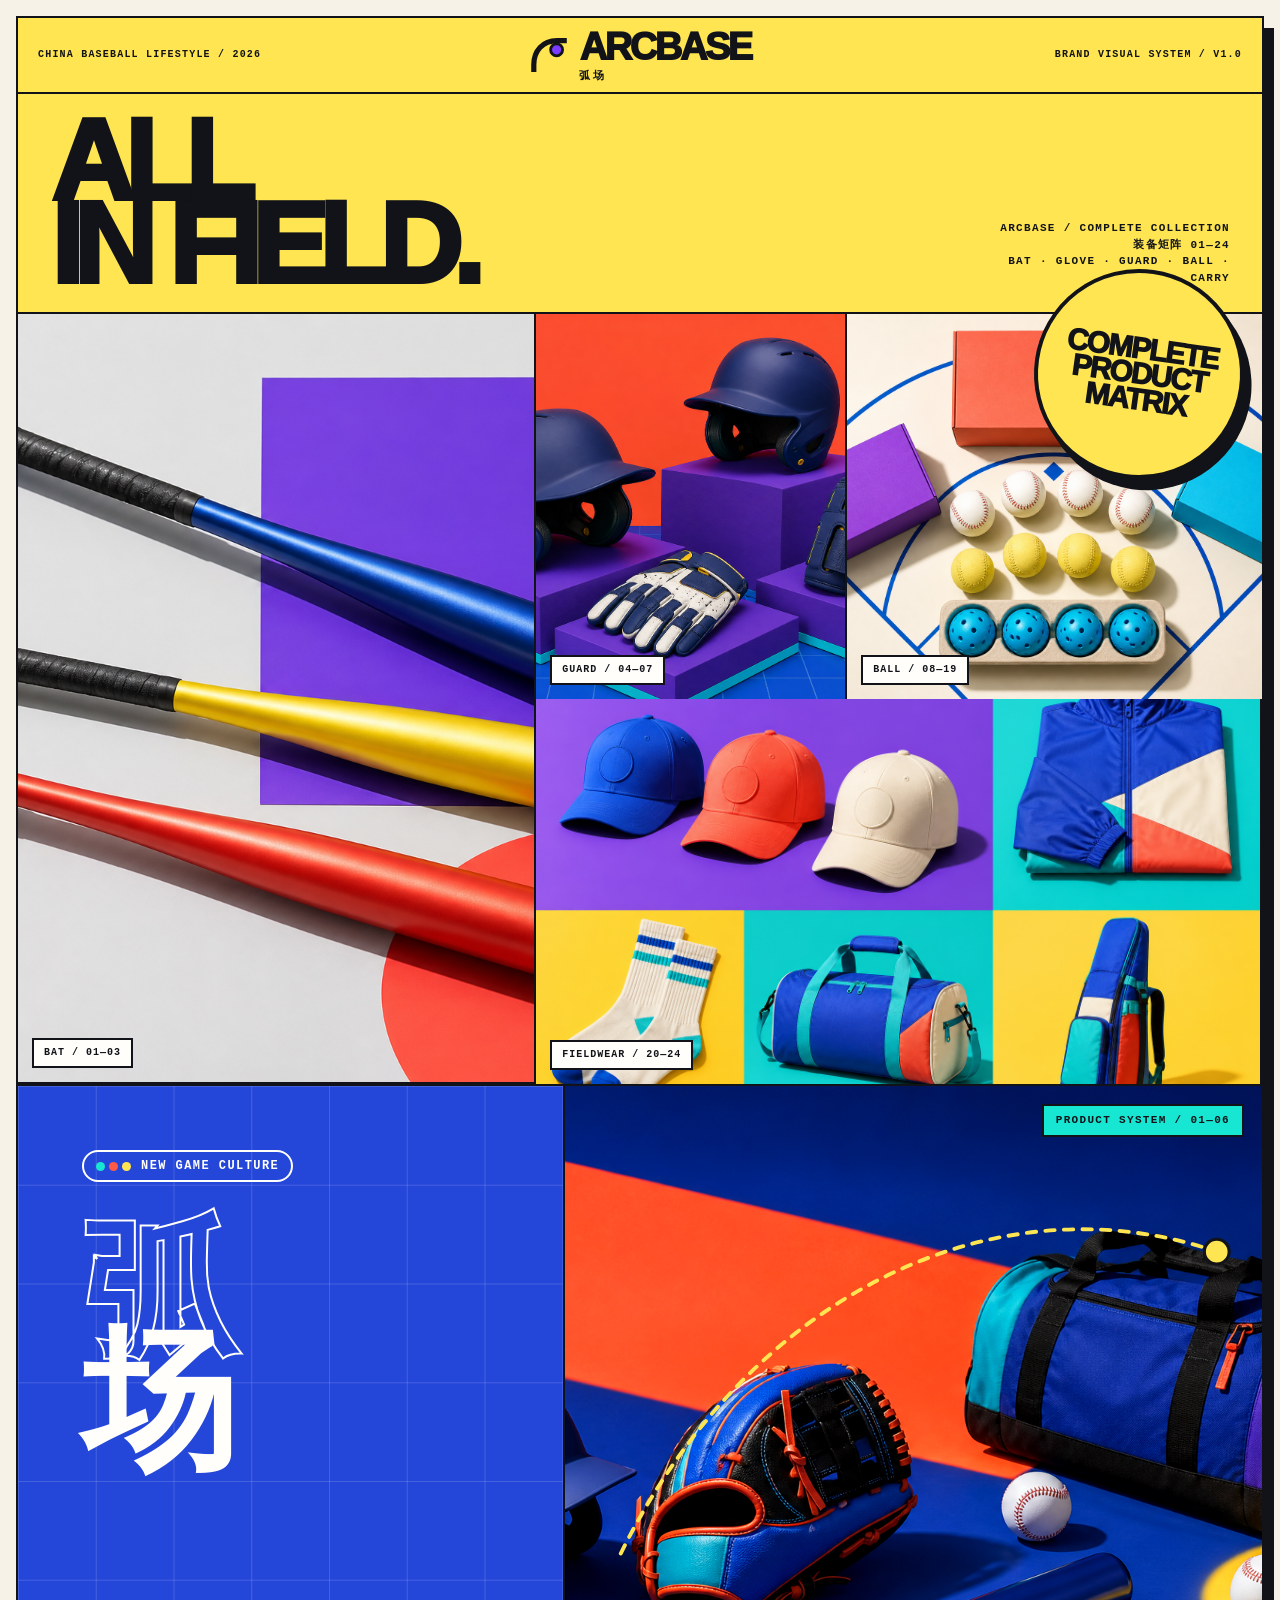
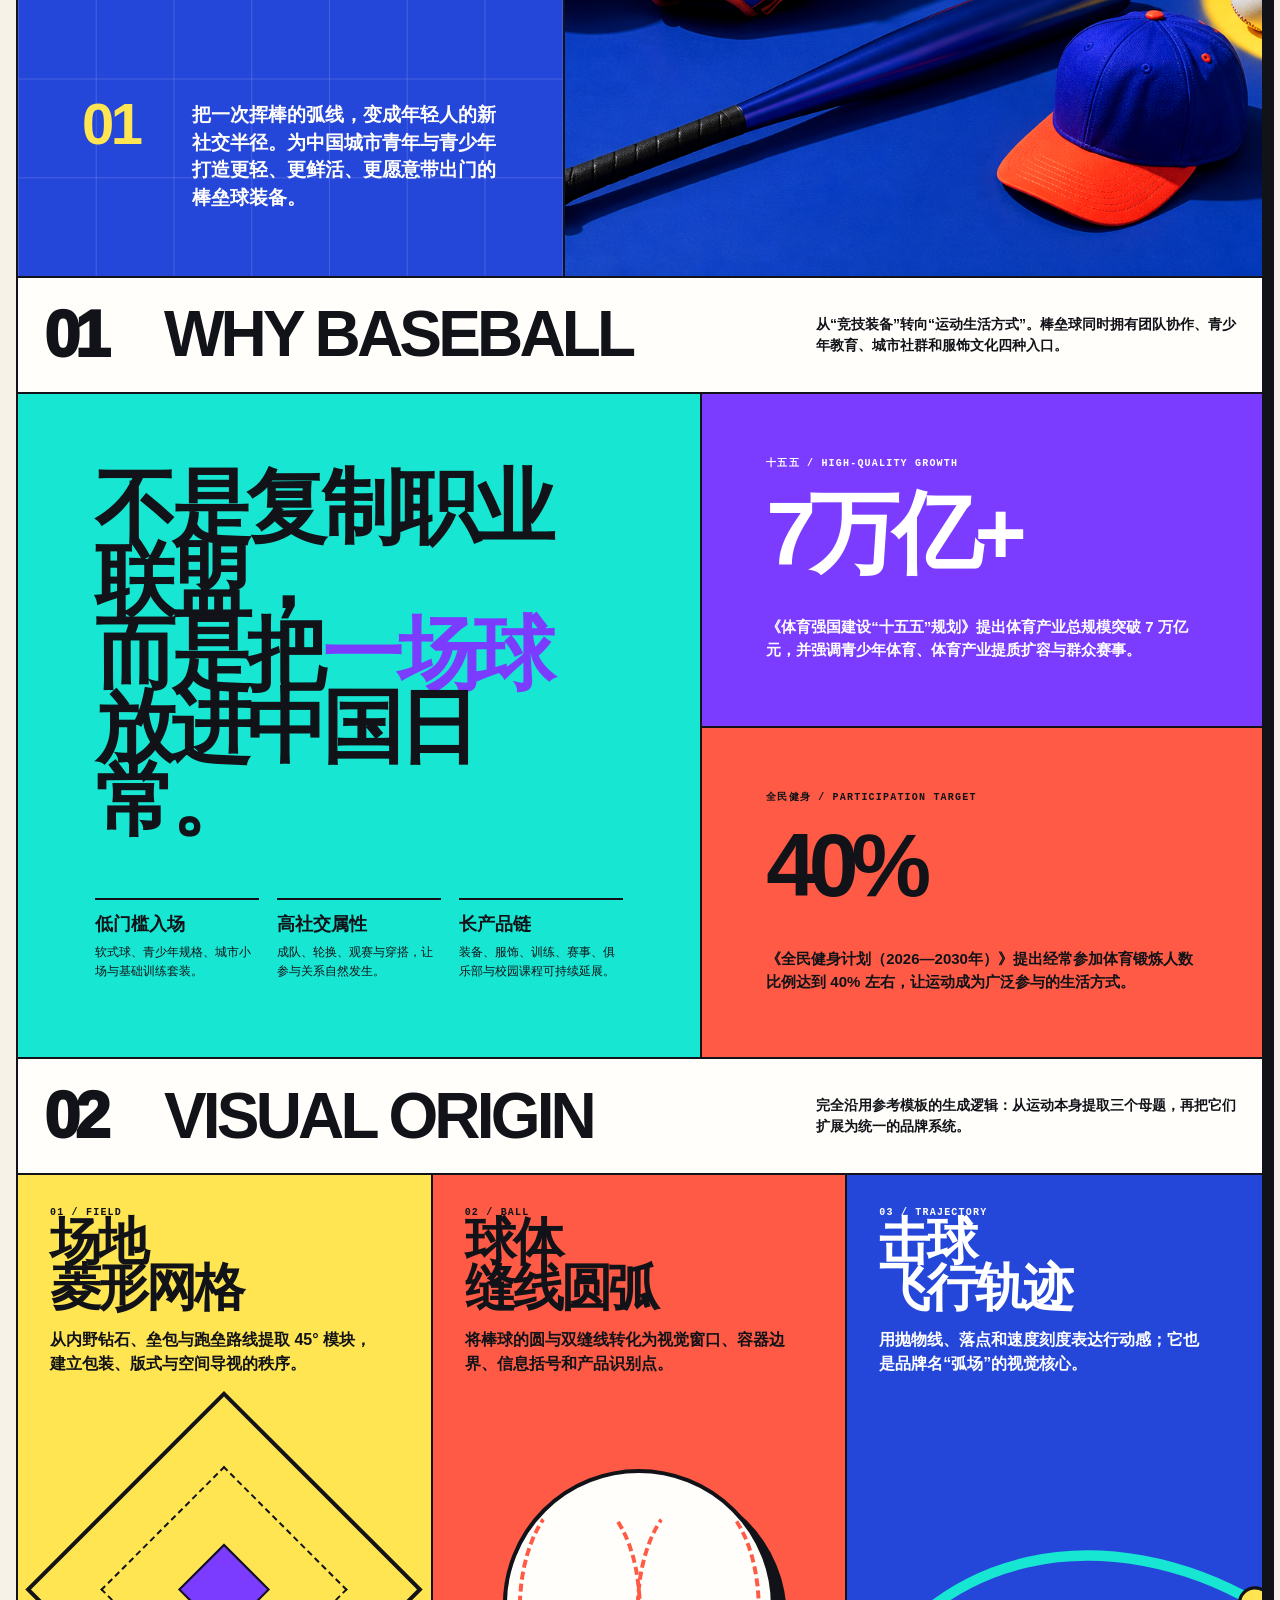
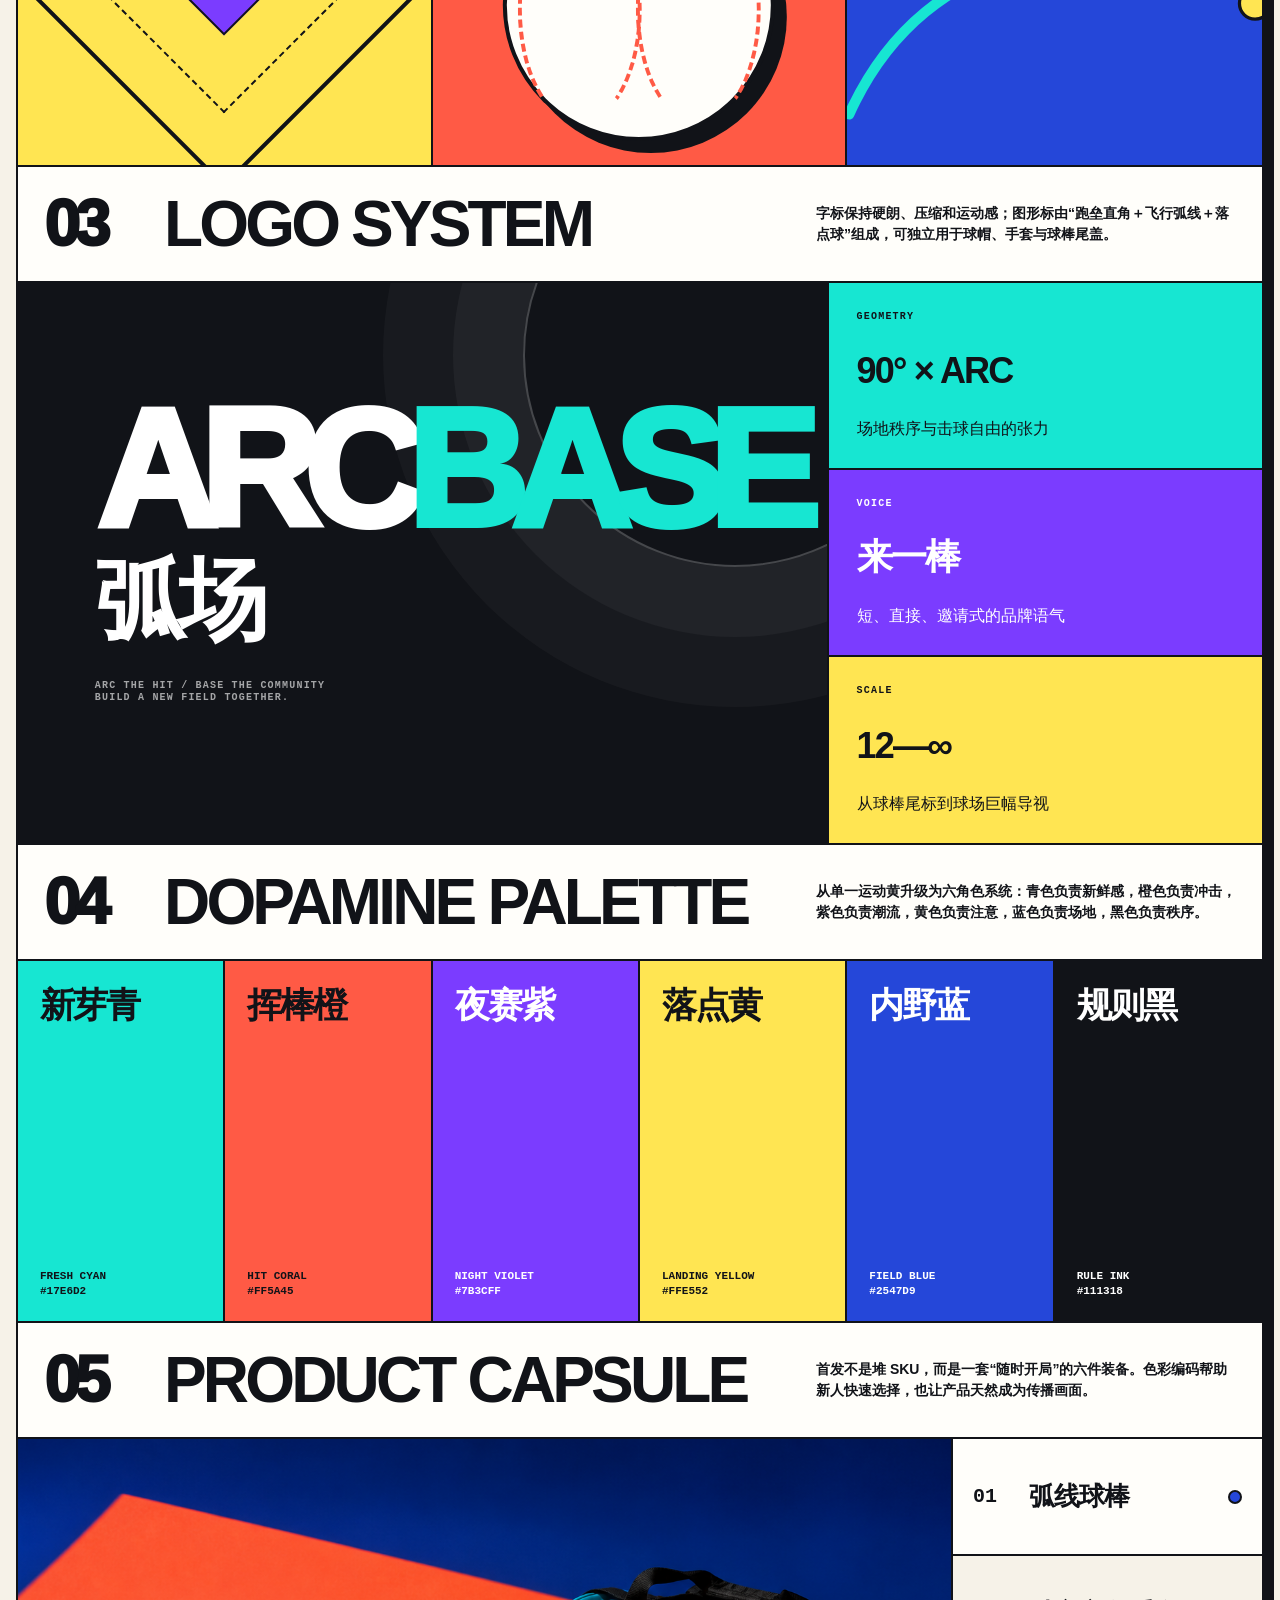
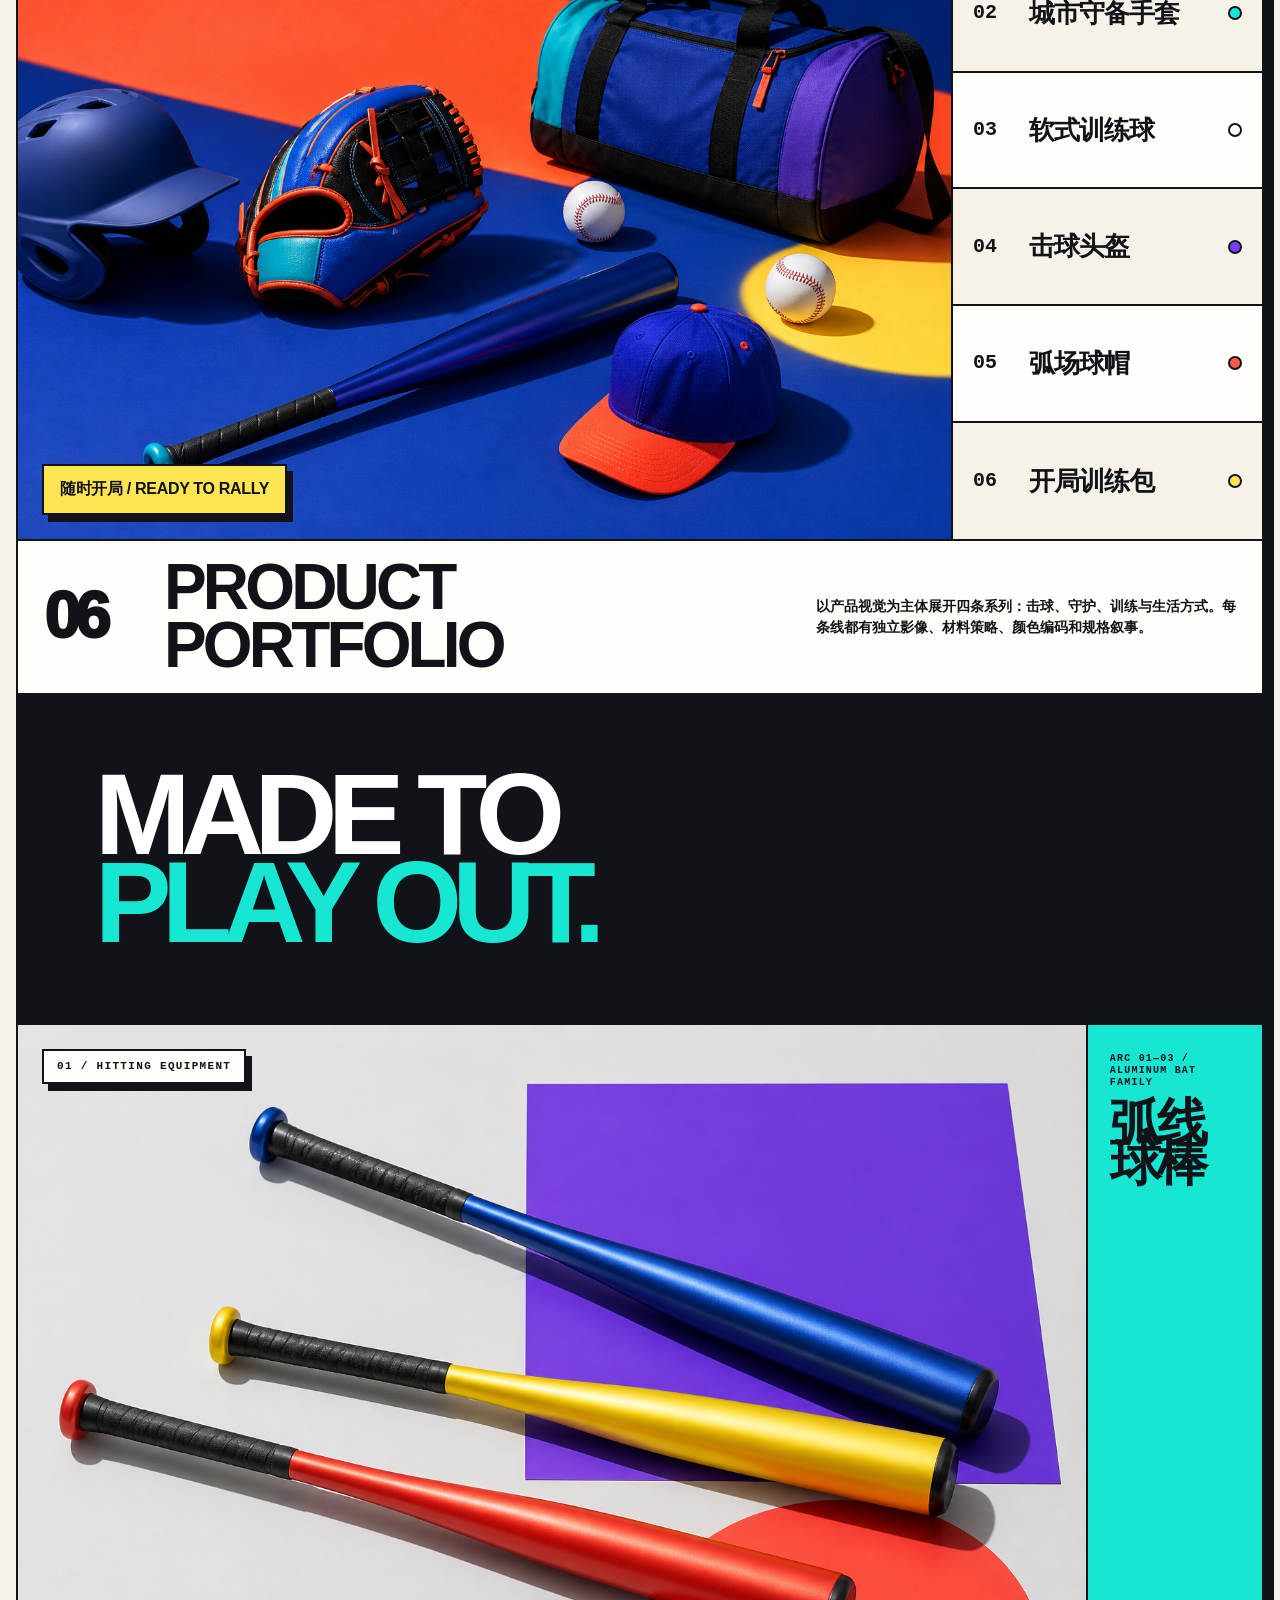
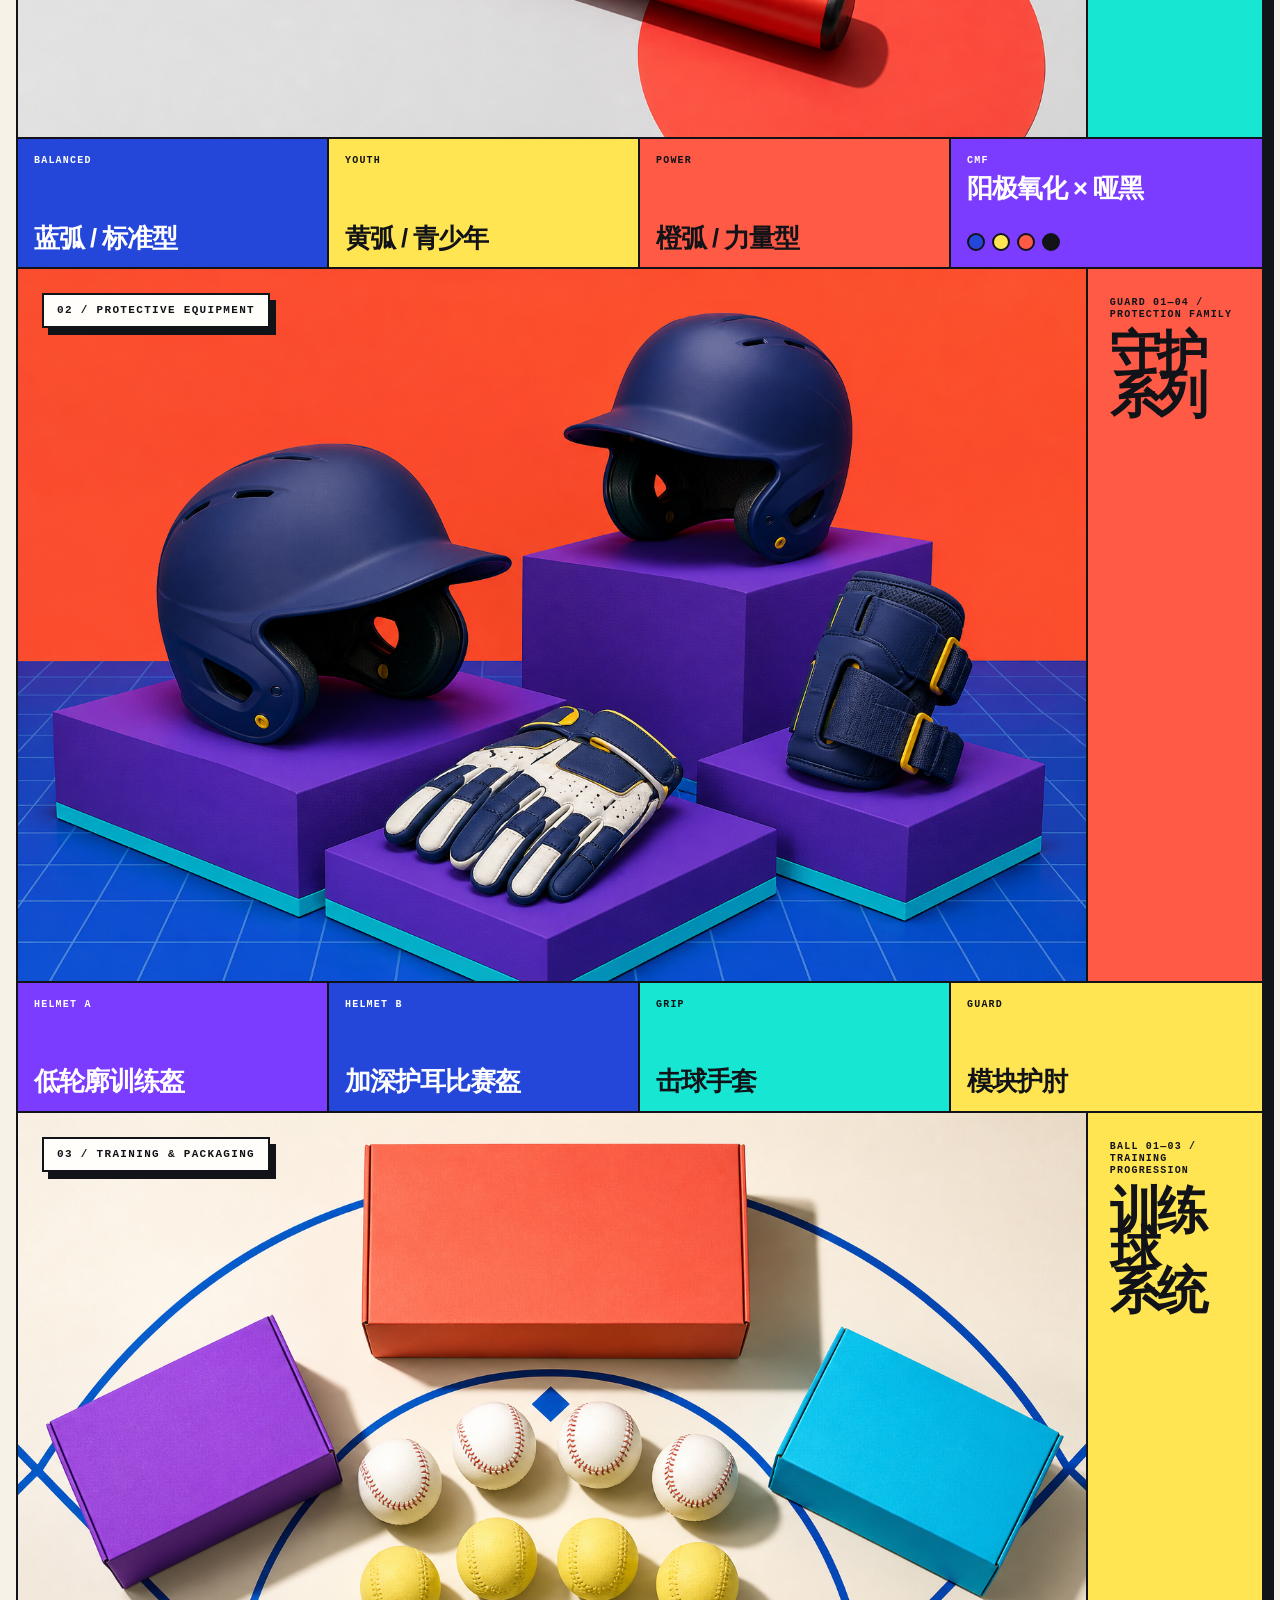
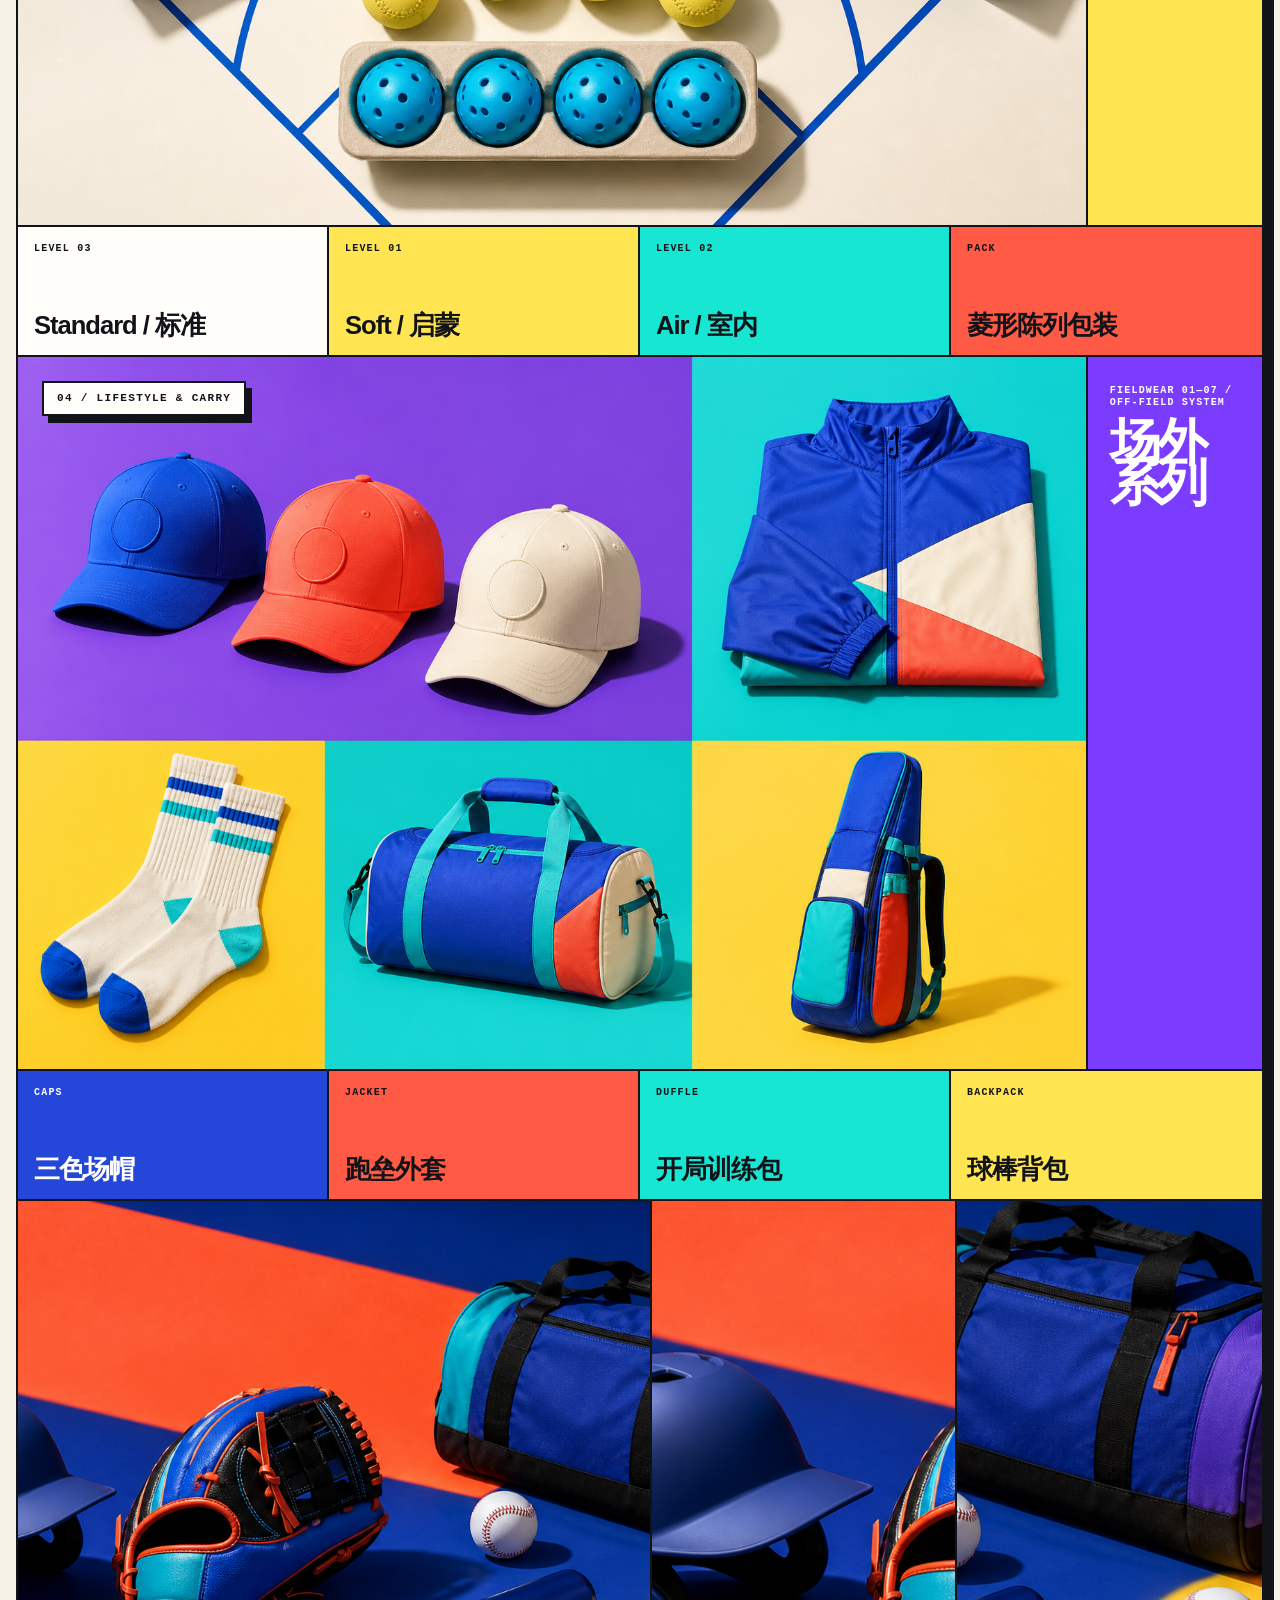
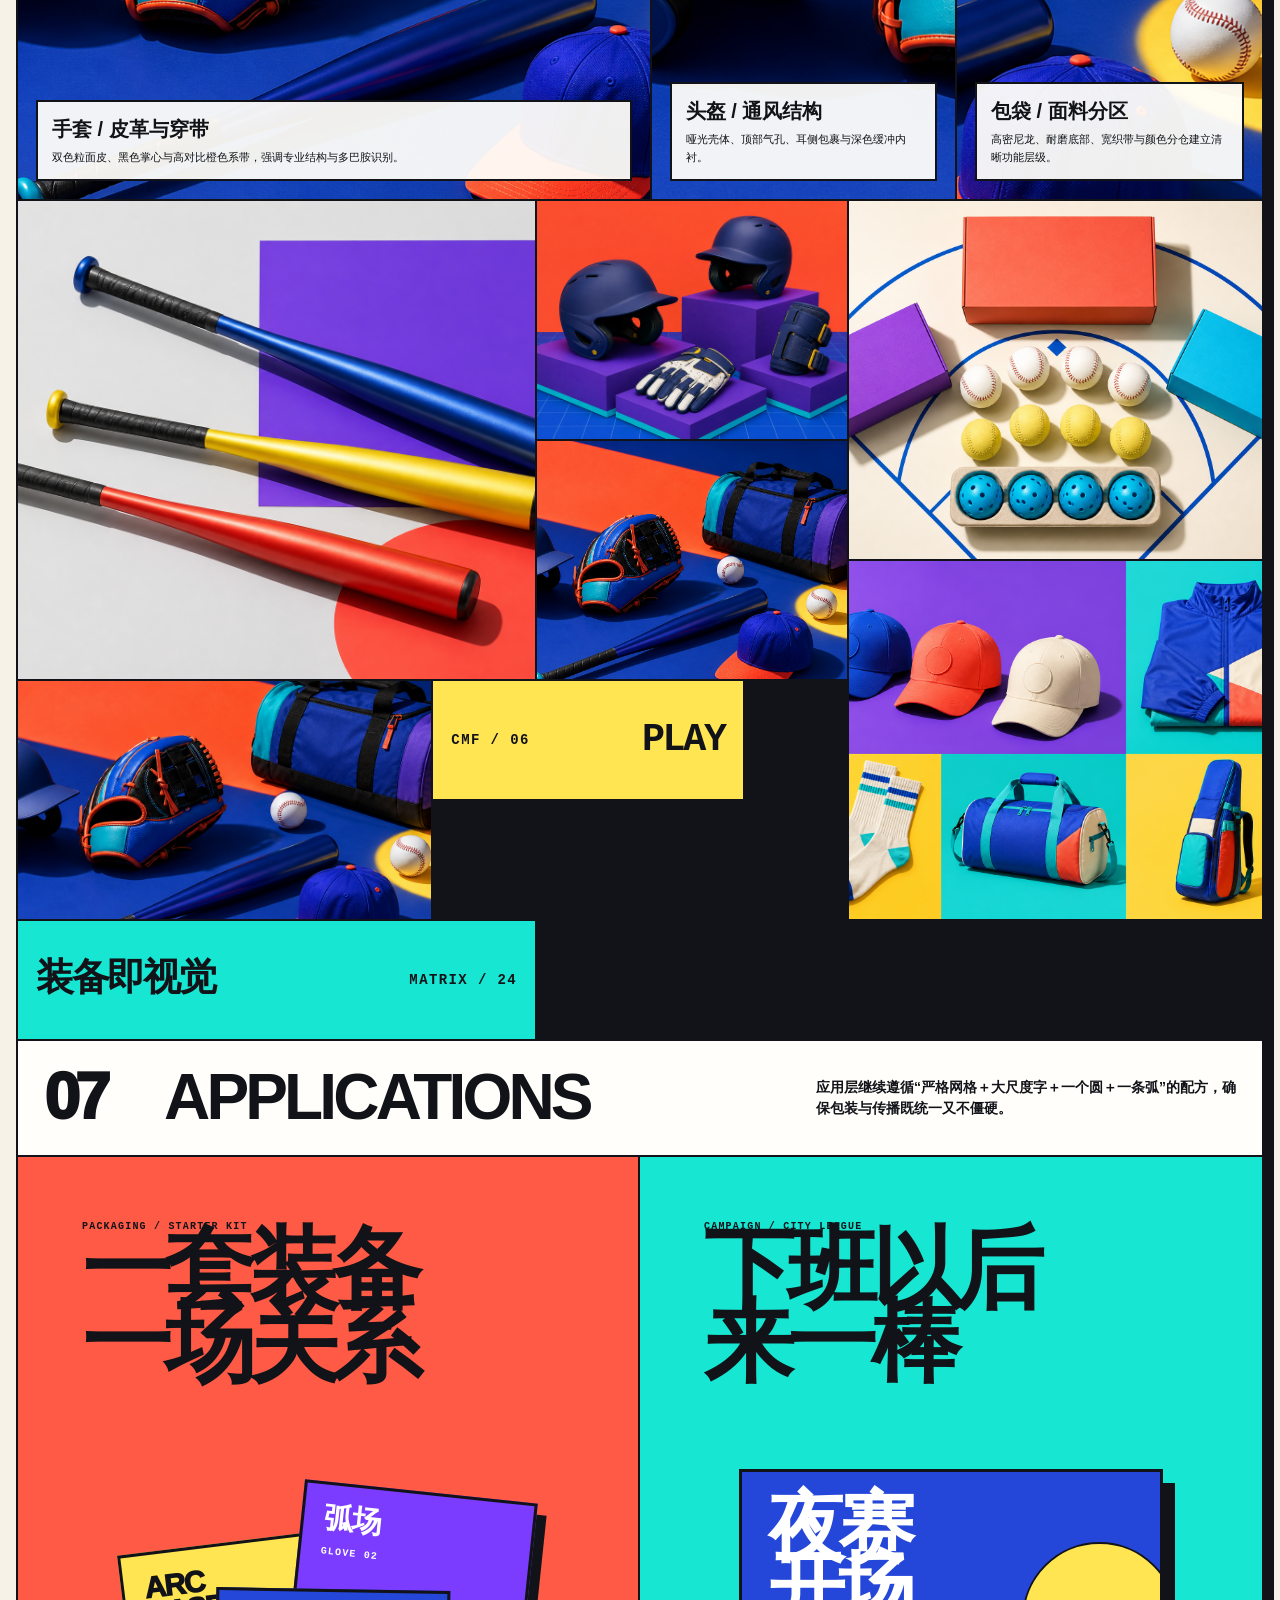
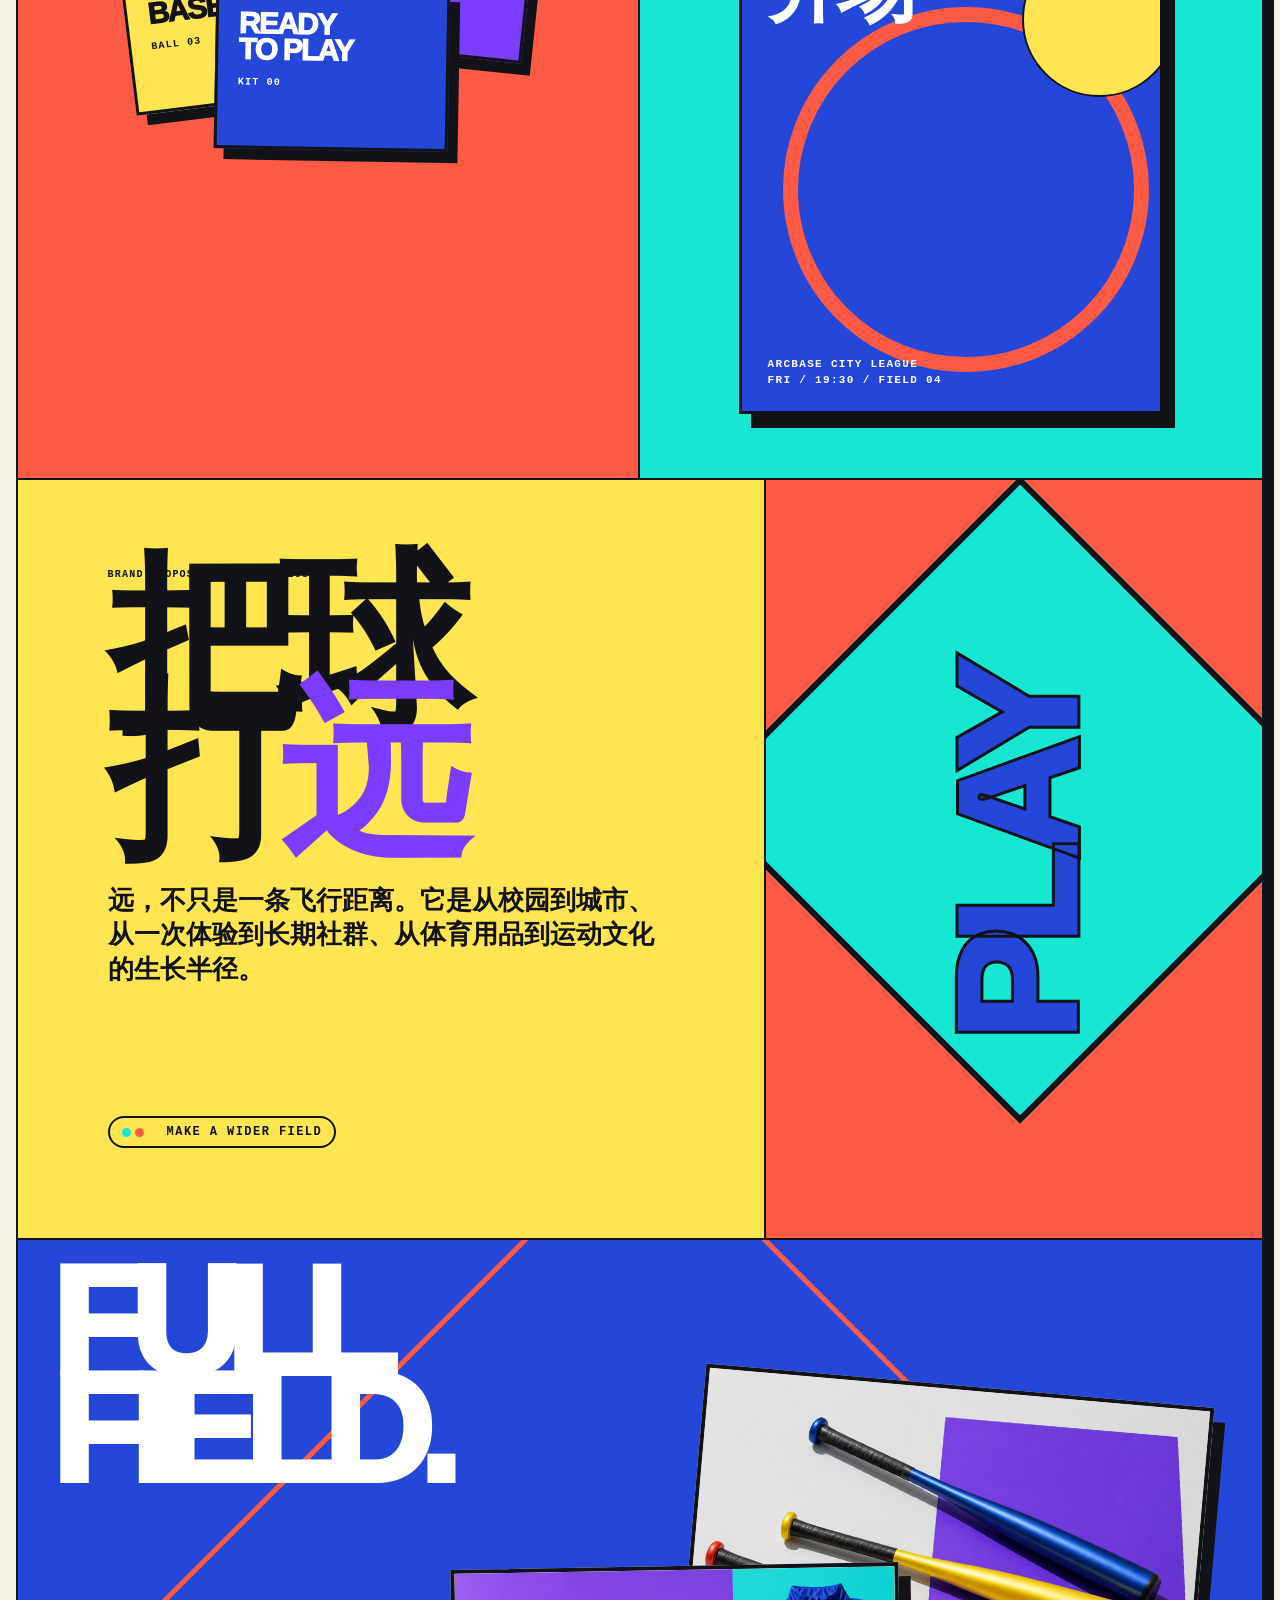
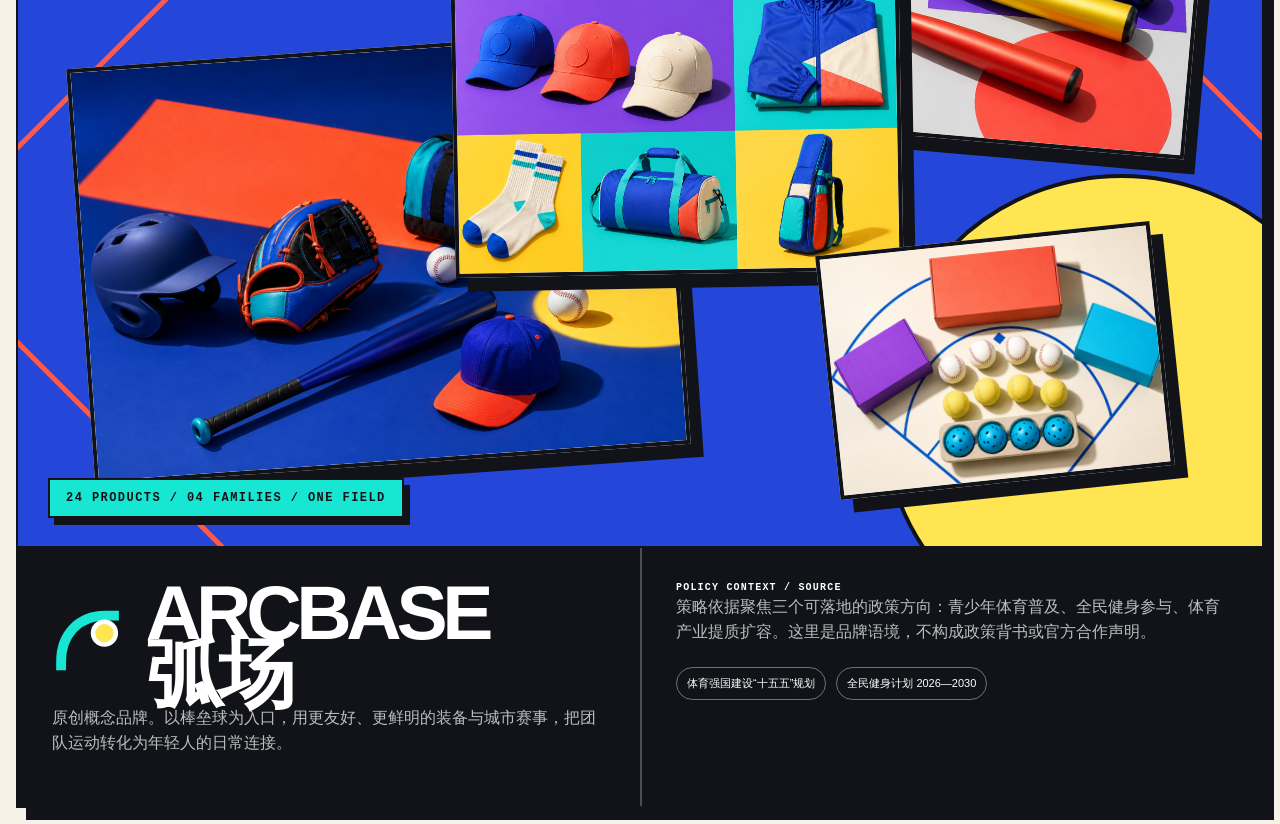
<file: assets/brand-visual/arcbase/index.html>
<!doctype html>
<html lang="zh-CN">
<head>
  <meta charset="utf-8">
  <meta name="viewport" content="width=device-width, initial-scale=1">
  <meta name="description" content="弧场 ARCBASE 中国原创棒垒球装备品牌视觉提案">
  <title>弧场 ARCBASE｜棒垒球品牌视觉</title>
  <style>
    :root {
      --cyan: #17e6d2;
      --orange: #ff5a45;
      --violet: #7b3cff;
      --yellow: #ffe552;
      --blue: #2547d9;
      --ink: #111318;
      --paper: #f6f2e8;
      --white: #fffefa;
      --grid: rgba(17, 19, 24, .18);
      --line: 2px solid var(--ink);
      --shadow: 10px 12px 0 var(--ink);
      --ease: cubic-bezier(.22, 1, .36, 1);
    }

    * { box-sizing: border-box; }

    html { scroll-behavior: smooth; }

    body {
      margin: 0;
      color: var(--ink);
      background: var(--paper);
      font-family: Inter, "Helvetica Neue", "PingFang SC", "Microsoft YaHei", sans-serif;
      overflow-x: hidden;
    }

    a { color: inherit; }

    img { display: block; max-width: 100%; }

    .frame {
      width: min(100% - 32px, 1480px);
      margin: 16px auto;
      border: var(--line);
      background: var(--white);
      box-shadow: var(--shadow);
    }

    .topbar {
      min-height: 72px;
      display: grid;
      grid-template-columns: 1fr auto 1fr;
      align-items: center;
      padding: 12px 20px;
      border-bottom: var(--line);
      background: var(--yellow);
      position: sticky;
      top: 0;
      z-index: 40;
    }

    .brand-lockup {
      display: flex;
      align-items: center;
      gap: 10px;
      font-weight: 900;
      letter-spacing: -.04em;
    }

    .micro {
      font: 700 10px/1.2 "IBM Plex Mono", Consolas, monospace;
      letter-spacing: .12em;
      text-transform: uppercase;
    }

    .topbar .micro:last-child { text-align: right; }

    .mark { width: 40px; aspect-ratio: 1; }

    .wordmark {
      font-size: clamp(24px, 3vw, 40px);
      line-height: .86;
      font-weight: 950;
      letter-spacing: -.07em;
    }

    .wordmark small {
      display: block;
      font-size: .28em;
      letter-spacing: .22em;
      margin-top: 8px;
    }

    .hero {
      position: relative;
      min-height: calc(100vh - 110px);
      display: grid;
      grid-template-columns: minmax(0, .88fr) minmax(0, 1.12fr);
      overflow: hidden;
      isolation: isolate;
      background: var(--blue);
    }

    .hero::before,
    .grid-field::before {
      content: "";
      position: absolute;
      inset: 0;
      background-image:
        linear-gradient(to right, rgba(255,255,255,.14) 1px, transparent 1px),
        linear-gradient(to bottom, rgba(255,255,255,.14) 1px, transparent 1px);
      background-size: 6.25% 12.5%;
      pointer-events: none;
    }

    .hero-copy {
      position: relative;
      z-index: 3;
      display: flex;
      flex-direction: column;
      justify-content: space-between;
      padding: clamp(28px, 5vw, 76px);
      color: var(--white);
      border-right: var(--line);
    }

    .kicker {
      display: inline-flex;
      align-items: center;
      gap: 10px;
      width: max-content;
      padding: 8px 12px;
      border: 2px solid currentColor;
      border-radius: 999px;
      font: 800 12px/1 "IBM Plex Mono", Consolas, monospace;
      letter-spacing: .12em;
      text-transform: uppercase;
    }

    .kicker::before {
      content: "";
      width: 9px;
      height: 9px;
      border-radius: 50%;
      background: var(--cyan);
      box-shadow: 13px 0 0 var(--orange), 26px 0 0 var(--yellow);
      margin-right: 26px;
    }

    h1, h2, h3, p { margin-top: 0; }

    h1 {
      margin: 52px 0 32px;
      font-size: clamp(74px, 12vw, 188px);
      line-height: .72;
      letter-spacing: -.095em;
      font-weight: 950;
      text-transform: uppercase;
    }

    h1 .outline {
      color: transparent;
      -webkit-text-stroke: 2px var(--white);
    }

    .hero-statement {
      max-width: 560px;
      display: grid;
      grid-template-columns: 92px 1fr;
      gap: 18px;
      align-items: start;
    }

    .hero-statement strong {
      font: 900 58px/.8 "Arial Black", sans-serif;
      color: var(--yellow);
      letter-spacing: -.06em;
    }

    .hero-statement p {
      margin: 0;
      font-size: clamp(16px, 1.5vw, 21px);
      line-height: 1.45;
      font-weight: 650;
    }

    .hero-visual {
      min-height: 690px;
      position: relative;
      overflow: hidden;
      background: var(--blue);
    }

    .hero-visual img {
      width: 100%;
      height: 100%;
      object-fit: cover;
      object-position: center;
      filter: saturate(1.08) contrast(1.03);
    }

    .hero-visual::after {
      content: "PRODUCT SYSTEM / 01—06";
      position: absolute;
      right: 18px;
      top: 18px;
      padding: 9px 12px;
      background: var(--cyan);
      border: var(--line);
      font: 800 11px/1 "IBM Plex Mono", Consolas, monospace;
      letter-spacing: .12em;
    }

    .matrix-opener {
      position: relative;
      min-height: 920px;
      overflow: hidden;
      background: var(--paper);
      border-bottom: var(--line);
    }

    .matrix-opener::before {
      content: "";
      position: absolute;
      inset: 0;
      background-image:
        linear-gradient(to right, var(--grid) 1px, transparent 1px),
        linear-gradient(to bottom, var(--grid) 1px, transparent 1px);
      background-size: 12.5% 25%;
      z-index: 1;
      pointer-events: none;
    }

    .matrix-opener-head {
      min-height: 150px;
      padding: 26px 32px;
      display: flex;
      align-items: flex-end;
      justify-content: space-between;
      gap: 30px;
      background: var(--yellow);
      border-bottom: var(--line);
      position: relative;
      z-index: 3;
    }

    .matrix-opener-head h1 {
      margin: 0;
      font-size: clamp(58px, 9vw, 132px);
      line-height: .72;
      letter-spacing: -.085em;
    }

    .matrix-opener-head .mini-mark {
      font: 850 11px/1.5 "IBM Plex Mono", Consolas, monospace;
      letter-spacing: .12em;
      text-align: right;
      max-width: 260px;
    }

    .equipment-wall {
      height: 770px;
      display: grid;
      grid-template-columns: 1.25fr .75fr 1fr;
      grid-template-rows: 1fr 1fr;
      position: relative;
      z-index: 2;
    }

    .wall-tile { position: relative; overflow: hidden; border-right: var(--line); border-bottom: var(--line); }
    .wall-tile:nth-child(3n) { border-right: 0; }
    .wall-tile:nth-last-child(-n + 3) { border-bottom: 0; }
    .wall-tile img { width: 100%; height: 100%; object-fit: cover; transition: transform .5s var(--ease); }
    .wall-tile:hover img { transform: scale(1.035); }
    .wall-tile.bats { grid-row: 1 / 3; background: var(--violet); }
    .wall-tile.bats img { object-position: 48% center; }
    .wall-tile.guard { background: var(--orange); }
    .wall-tile.guard img { object-position: 55% 48%; }
    .wall-tile.balls { background: var(--paper); }
    .wall-tile.balls img { object-position: 50% 58%; }
    .wall-tile.wear { grid-column: 2 / 4; background: var(--cyan); }
    .wall-tile.wear img { object-position: center; }

    .tile-label {
      position: absolute;
      left: 14px;
      bottom: 14px;
      padding: 8px 10px;
      background: var(--white);
      border: 2px solid var(--ink);
      font: 850 10px/1 "IBM Plex Mono", Consolas, monospace;
      letter-spacing: .1em;
    }

    .wall-stamp {
      position: absolute;
      width: 210px;
      height: 210px;
      border-radius: 50%;
      right: 18px;
      top: 175px;
      z-index: 5;
      background: var(--yellow);
      border: 4px solid var(--ink);
      display: grid;
      place-items: center;
      text-align: center;
      font: 950 30px/.85 "Arial Black", sans-serif;
      letter-spacing: -.06em;
      transform: rotate(8deg);
      box-shadow: 9px 10px 0 var(--ink);
    }

    .trajectory {
      position: absolute;
      inset: 0;
      z-index: 2;
      pointer-events: none;
    }

    .trajectory path {
      fill: none;
      stroke: var(--yellow);
      stroke-width: 5;
      stroke-dasharray: 12 12;
      stroke-linecap: round;
      animation: dash 10s linear infinite;
    }

    .trajectory circle {
      fill: var(--yellow);
      stroke: var(--ink);
      stroke-width: 4;
    }

    @keyframes dash { to { stroke-dashoffset: -240; } }

    .section {
      position: relative;
      border-top: var(--line);
      overflow: hidden;
    }

    .section-head {
      min-height: 116px;
      display: grid;
      grid-template-columns: 96px 1fr auto;
      align-items: center;
      gap: 24px;
      padding: 18px 26px;
      border-bottom: var(--line);
    }

    .section-no {
      font: 950 64px/.8 "Arial Black", sans-serif;
      letter-spacing: -.08em;
    }

    .section-head h2 {
      margin: 0;
      font-size: clamp(32px, 5vw, 72px);
      line-height: .9;
      letter-spacing: -.06em;
      text-transform: uppercase;
    }

    .section-head p {
      max-width: 420px;
      margin: 0;
      font-size: 14px;
      line-height: 1.5;
      font-weight: 600;
    }

    .strategy {
      display: grid;
      grid-template-columns: 1.1fr .9fr;
      min-height: 520px;
    }

    .strategy-main {
      padding: clamp(34px, 6vw, 88px);
      background: var(--cyan);
      border-right: var(--line);
      display: flex;
      flex-direction: column;
      justify-content: space-between;
    }

    .strategy-main .bigline {
      max-width: 840px;
      margin: 0;
      font-size: clamp(42px, 6.3vw, 96px);
      line-height: .91;
      letter-spacing: -.065em;
      font-weight: 950;
    }

    .strategy-main .bigline em {
      font-style: normal;
      color: var(--violet);
    }

    .strategy-foot {
      display: grid;
      grid-template-columns: repeat(3, 1fr);
      gap: 18px;
      margin-top: 60px;
    }

    .strategy-foot article {
      padding-top: 12px;
      border-top: var(--line);
    }

    .strategy-foot b { display: block; font-size: 18px; margin-bottom: 6px; }

    .strategy-foot span { font-size: 12px; line-height: 1.45; }

    .strategy-side { display: grid; grid-template-rows: 1fr 1fr; }

    .policy-card {
      padding: clamp(30px, 5vw, 68px);
      background: var(--violet);
      color: white;
      display: flex;
      flex-direction: column;
      justify-content: space-between;
    }

    .policy-card + .policy-card {
      border-top: var(--line);
      background: var(--orange);
      color: var(--ink);
    }

    .policy-card strong {
      font-size: clamp(46px, 7vw, 98px);
      line-height: .8;
      letter-spacing: -.08em;
    }

    .policy-card p {
      margin: 18px 0 0;
      max-width: 480px;
      font-size: 15px;
      line-height: 1.55;
      font-weight: 650;
    }

    .origin-grid {
      display: grid;
      grid-template-columns: repeat(3, 1fr);
      min-height: 590px;
    }

    .origin-grid > article {
      position: relative;
      min-height: 540px;
      padding: 32px;
      border-right: var(--line);
      overflow: hidden;
    }

    .origin-grid > article:last-child { border-right: 0; }

    .origin-grid h3 {
      margin: 0;
      font-size: clamp(34px, 4vw, 62px);
      line-height: .9;
      letter-spacing: -.06em;
      text-transform: uppercase;
      position: relative;
      z-index: 2;
    }

    .origin-grid p {
      max-width: 330px;
      margin-top: 16px;
      line-height: 1.5;
      font-weight: 600;
      position: relative;
      z-index: 2;
    }

    .origin-grid .field { background: var(--yellow); }
    .origin-grid .ball { background: var(--orange); }
    .origin-grid .arc { background: var(--blue); color: white; }

    .diamond {
      width: min(68%, 330px);
      aspect-ratio: 1;
      position: absolute;
      left: 50%;
      bottom: 36px;
      transform: translateX(-50%) rotate(45deg);
      border: 4px solid var(--ink);
    }

    .diamond::before,
    .diamond::after {
      content: "";
      position: absolute;
      inset: 18%;
      border: 2px dashed var(--ink);
    }

    .diamond::after { inset: 38%; background: var(--violet); border-style: solid; }

    .baseball {
      width: min(66%, 320px);
      aspect-ratio: 1;
      position: absolute;
      left: 50%;
      bottom: 24px;
      transform: translateX(-50%);
      border-radius: 50%;
      background: var(--white);
      border: 4px solid var(--ink);
      box-shadow: 12px 12px 0 var(--ink);
    }

    .baseball::before,
    .baseball::after {
      content: "";
      position: absolute;
      width: 44%;
      height: 84%;
      top: 8%;
      border: 4px dashed var(--orange);
      border-top-color: transparent;
      border-bottom-color: transparent;
      border-radius: 50%;
    }

    .baseball::before { left: 4%; }
    .baseball::after { right: 4%; }

    .arc-svg {
      position: absolute;
      width: 110%;
      left: -5%;
      bottom: 20px;
    }

    .arc-svg path {
      fill: none;
      stroke: var(--cyan);
      stroke-width: 16;
      stroke-linecap: round;
    }

    .arc-svg circle { fill: var(--yellow); stroke: var(--ink); stroke-width: 5; }

    .logo-lab {
      display: grid;
      grid-template-columns: 1.3fr .7fr;
      min-height: 560px;
    }

    .logo-stage {
      background: var(--ink);
      color: white;
      padding: clamp(32px, 6vw, 84px);
      display: flex;
      flex-direction: column;
      justify-content: center;
      position: relative;
      overflow: hidden;
    }

    .logo-stage::before {
      content: "";
      width: 420px;
      height: 420px;
      border: 2px solid rgba(255,255,255,.22);
      border-radius: 50%;
      position: absolute;
      right: -120px;
      top: -140px;
      box-shadow: 0 0 0 70px rgba(255,255,255,.04), 0 0 0 140px rgba(255,255,255,.03);
    }

    .logo-stage .mega {
      font: 950 clamp(74px, 13vw, 190px)/.7 "Arial Black", sans-serif;
      letter-spacing: -.1em;
      position: relative;
    }

    .logo-stage .mega span { color: var(--cyan); }

    .logo-stage .cn {
      margin-top: 36px;
      font-size: clamp(44px, 7vw, 96px);
      line-height: .8;
      font-weight: 950;
      letter-spacing: -.08em;
    }

    .logo-notes {
      display: grid;
      grid-template-rows: repeat(3, 1fr);
    }

    .logo-notes article {
      padding: 28px;
      border-left: var(--line);
      border-bottom: var(--line);
      display: flex;
      flex-direction: column;
      justify-content: space-between;
    }

    .logo-notes article:last-child { border-bottom: 0; }

    .logo-notes article:nth-child(1) { background: var(--cyan); }
    .logo-notes article:nth-child(2) { background: var(--violet); color: white; }
    .logo-notes article:nth-child(3) { background: var(--yellow); }

    .logo-notes strong { font-size: 36px; letter-spacing: -.05em; }

    .palette {
      display: grid;
      grid-template-columns: repeat(6, 1fr);
      min-height: 360px;
    }

    .swatch {
      padding: 22px;
      display: flex;
      flex-direction: column;
      justify-content: space-between;
      border-right: var(--line);
      transition: flex .3s var(--ease), transform .3s var(--ease);
    }

    .swatch:last-child { border-right: 0; }
    .swatch:hover { transform: translateY(-9px); }
    .swatch b { font-size: clamp(24px, 2.7vw, 46px); letter-spacing: -.06em; }
    .swatch span { font: 700 11px/1.4 "IBM Plex Mono", Consolas, monospace; }

    .cyan { background: var(--cyan); }
    .orange { background: var(--orange); }
    .violet { background: var(--violet); color: white; }
    .yellow { background: var(--yellow); }
    .blue { background: var(--blue); color: white; }
    .ink { background: var(--ink); color: white; }

    .product-system {
      display: grid;
      grid-template-columns: 1.5fr .5fr;
      min-height: 700px;
    }

    .product-shot { position: relative; background: var(--blue); overflow: hidden; }
    .product-shot img { width: 100%; height: 100%; object-fit: cover; }

    .product-shot .tag {
      position: absolute;
      left: 24px;
      bottom: 24px;
      padding: 13px 16px;
      background: var(--yellow);
      border: var(--line);
      box-shadow: 6px 7px 0 var(--ink);
      font-weight: 900;
      letter-spacing: -.02em;
    }

    .product-list { display: grid; grid-template-rows: repeat(6, 1fr); }

    .product-list article {
      border-left: var(--line);
      border-bottom: var(--line);
      padding: 14px 20px;
      display: grid;
      grid-template-columns: 44px 1fr auto;
      align-items: center;
      gap: 12px;
    }

    .product-list article:last-child { border-bottom: 0; }
    .product-list article:nth-child(2n) { background: var(--paper); }
    .product-list strong { font-size: clamp(18px, 2vw, 28px); letter-spacing: -.04em; }
    .product-list .idx { font: 900 20px/1 "IBM Plex Mono", Consolas, monospace; }
    .product-list .dot { width: 14px; height: 14px; border-radius: 50%; border: 2px solid var(--ink); }

    .portfolio-intro {
      min-height: 250px;
      padding: clamp(34px, 6vw, 84px);
      display: grid;
      grid-template-columns: 1.3fr .7fr;
      gap: 50px;
      align-items: end;
      background: var(--ink);
      color: white;
    }

    .portfolio-intro h3 {
      margin: 0;
      font-size: clamp(54px, 9vw, 140px);
      line-height: .76;
      letter-spacing: -.085em;
      text-transform: uppercase;
    }

    .portfolio-intro h3 span { color: var(--cyan); }

    .portfolio-intro p {
      margin: 0;
      font-size: 17px;
      line-height: 1.65;
      color: rgba(255,255,255,.76);
    }

    .portfolio-intro p { display: none; }
    .portfolio-intro { grid-template-columns: 1fr; }

    .wall-tile,
    .matrix-card,
    .stack-img { margin: 0; }

    .portfolio-series { border-top: var(--line); }

    .series-hero {
      display: grid;
      grid-template-columns: 1.55fr .45fr;
      min-height: 680px;
    }

    .series-image {
      position: relative;
      overflow: hidden;
      background: var(--paper);
      border-right: var(--line);
    }

    .series-image img { width: 100%; height: 100%; object-fit: cover; }

    .series-image .series-badge {
      position: absolute;
      left: 24px;
      top: 24px;
      background: var(--white);
      border: var(--line);
      box-shadow: 6px 7px 0 var(--ink);
      padding: 10px 13px;
      font: 850 11px/1 "IBM Plex Mono", Consolas, monospace;
      letter-spacing: .12em;
      text-transform: uppercase;
    }

    .series-info {
      padding: clamp(26px, 4vw, 54px);
      display: flex;
      flex-direction: column;
      justify-content: space-between;
    }

    .series-info h3 {
      margin: 14px 0 20px;
      font-size: clamp(46px, 6vw, 92px);
      line-height: .78;
      letter-spacing: -.075em;
      text-transform: uppercase;
    }

    .series-info > p { line-height: 1.55; font-weight: 600; }

    /* 产品作品集以画面为主：正文与规格收拢，只保留系列识别。 */
    .portfolio-series .series-info > div:first-child > p,
    .portfolio-series .spec-list,
    .portfolio-series .series-strip p { display: none; }

    .portfolio-series .series-hero { grid-template-columns: 1.72fr .28fr; }
    .portfolio-series .series-info { padding: 28px 22px; }
    .portfolio-series .series-info h3 { font-size: clamp(34px, 4vw, 62px); }
    .portfolio-series .series-strip { min-height: 130px; }
    .portfolio-series .series-strip article { padding: 16px; }

    .spec-list { margin-top: 36px; border-top: var(--line); }

    .spec-list div {
      min-height: 62px;
      padding: 10px 0;
      border-bottom: var(--line);
      display: grid;
      grid-template-columns: 44px 1fr;
      align-items: center;
      gap: 12px;
    }

    .spec-list b { font: 900 14px/1 "IBM Plex Mono", Consolas, monospace; }
    .spec-list span { font-size: 13px; line-height: 1.4; font-weight: 650; }

    .series-strip {
      display: grid;
      grid-template-columns: repeat(4, 1fr);
      border-top: var(--line);
      min-height: 220px;
    }

    .series-strip article {
      padding: 20px;
      border-right: var(--line);
      display: flex;
      flex-direction: column;
      justify-content: space-between;
      min-width: 0;
    }

    .series-strip article:last-child { border-right: 0; }
    .series-strip strong { font-size: clamp(19px, 2vw, 30px); line-height: 1; letter-spacing: -.04em; }
    .series-strip p { margin: 10px 0 0; font-size: 12px; line-height: 1.45; }
    .cmf-dots { display: flex; gap: 7px; margin-top: 22px; }
    .cmf-dots i { width: 18px; height: 18px; border-radius: 50%; border: 2px solid var(--ink); }

    .series-bat .series-info { background: var(--cyan); }
    .series-bat .series-strip article:nth-child(1) { background: var(--blue); color: white; }
    .series-bat .series-strip article:nth-child(2) { background: var(--yellow); }
    .series-bat .series-strip article:nth-child(3) { background: var(--orange); }
    .series-bat .series-strip article:nth-child(4) { background: var(--violet); color: white; }

    .series-protection .series-info { background: var(--orange); }
    .series-protection .series-strip article:nth-child(1) { background: var(--violet); color: white; }
    .series-protection .series-strip article:nth-child(2) { background: var(--blue); color: white; }
    .series-protection .series-strip article:nth-child(3) { background: var(--cyan); }
    .series-protection .series-strip article:nth-child(4) { background: var(--yellow); }

    .series-training .series-info { background: var(--yellow); }
    .series-training .series-strip article:nth-child(1) { background: var(--white); }
    .series-training .series-strip article:nth-child(2) { background: var(--yellow); }
    .series-training .series-strip article:nth-child(3) { background: var(--cyan); }
    .series-training .series-strip article:nth-child(4) { background: var(--orange); }

    .series-lifestyle .series-info { background: var(--violet); color: white; }
    .series-lifestyle .series-strip article:nth-child(1) { background: var(--blue); color: white; }
    .series-lifestyle .series-strip article:nth-child(2) { background: var(--orange); }
    .series-lifestyle .series-strip article:nth-child(3) { background: var(--cyan); }
    .series-lifestyle .series-strip article:nth-child(4) { background: var(--yellow); }

    .detail-grid {
      display: grid;
      grid-template-columns: 1.35fr .65fr .65fr;
      min-height: 600px;
      border-top: var(--line);
    }

    .detail-crop { position: relative; overflow: hidden; border-right: var(--line); }
    .detail-crop:last-child { border-right: 0; }
    .detail-crop img { width: 100%; height: 100%; object-fit: cover; }
    .detail-crop:nth-child(1) img { object-position: 35% 54%; transform: scale(1.28); }
    .detail-crop:nth-child(2) img { object-position: 8% 50%; transform: scale(1.72); }
    .detail-crop:nth-child(3) img { object-position: 84% 48%; transform: scale(1.58); }

    .detail-caption {
      position: absolute;
      left: 18px;
      bottom: 18px;
      right: 18px;
      padding: 14px;
      background: rgba(255,254,250,.94);
      border: var(--line);
    }

    .detail-caption strong { display: block; font-size: 20px; margin-bottom: 4px; }
    .detail-caption span { font-size: 11px; line-height: 1.35; }

    .visual-matrix {
      display: grid;
      grid-template-columns: repeat(12, 1fr);
      grid-auto-rows: 118px;
      background: var(--ink);
      border-top: var(--line);
      gap: 2px;
    }

    .matrix-card { position: relative; overflow: hidden; background: var(--white); }
    .matrix-card img { width: 100%; height: 100%; object-fit: cover; }
    .matrix-card.a { grid-column: span 5; grid-row: span 4; }
    .matrix-card.b { grid-column: span 3; grid-row: span 2; }
    .matrix-card.c { grid-column: span 4; grid-row: span 3; }
    .matrix-card.d { grid-column: span 3; grid-row: span 2; }
    .matrix-card.e { grid-column: span 4; grid-row: span 3; }
    .matrix-card.f { grid-column: span 4; grid-row: span 2; }
    .matrix-card.g { grid-column: span 3; grid-row: span 1; background: var(--yellow); }
    .matrix-card.h { grid-column: span 5; grid-row: span 1; background: var(--cyan); }
    .matrix-card.c img { object-position: 48% 65%; }
    .matrix-card.d img { object-position: 65% 48%; transform: scale(1.3); }
    .matrix-card.f img { object-position: 18% 55%; transform: scale(1.5); }

    .matrix-color {
      display: flex;
      align-items: center;
      justify-content: space-between;
      gap: 12px;
      padding: 18px;
      font: 900 14px/1 "IBM Plex Mono", Consolas, monospace;
      letter-spacing: .1em;
    }

    .matrix-color strong { font-size: clamp(24px, 3vw, 46px); letter-spacing: -.06em; }

    .closing-collection {
      position: relative;
      min-height: 910px;
      overflow: hidden;
      background: var(--blue);
      border-top: var(--line);
      border-bottom: var(--line);
      isolation: isolate;
    }

    .closing-collection::before {
      content: "";
      position: absolute;
      width: 82%;
      aspect-ratio: 1;
      left: 9%;
      top: 10%;
      border: 5px solid var(--orange);
      transform: rotate(45deg);
      z-index: -1;
    }

    .closing-collection::after {
      content: "";
      position: absolute;
      width: 38%;
      aspect-ratio: 1;
      right: -8%;
      bottom: -12%;
      background: var(--yellow);
      border-radius: 50%;
      border: 4px solid var(--ink);
      z-index: -1;
    }

    .closing-title {
      position: absolute;
      left: 32px;
      top: 30px;
      z-index: 10;
      color: white;
      font: 950 clamp(70px, 12vw, 178px)/.7 "Arial Black", sans-serif;
      letter-spacing: -.1em;
      text-transform: uppercase;
      pointer-events: none;
    }

    .closing-stack { position: absolute; inset: 0; }

    .stack-img {
      position: absolute;
      overflow: hidden;
      border: 4px solid var(--ink);
      box-shadow: 12px 14px 0 var(--ink);
      background: var(--white);
    }

    .stack-img img { width: 100%; height: 100%; object-fit: cover; }
    .stack-img.one { width: 48%; height: 46%; left: 5%; bottom: 9%; transform: rotate(-4deg); }
    .stack-img.two { width: 41%; height: 39%; right: 5%; top: 16%; transform: rotate(5deg); }
    .stack-img.three { width: 36%; height: 34%; left: 35%; top: 36%; transform: rotate(-1deg); z-index: 4; }
    .stack-img.four { width: 27%; height: 27%; right: 8%; bottom: 7%; transform: rotate(-6deg); z-index: 5; }
    .stack-img.one img { object-position: 44% 54%; }
    .stack-img.two img { object-position: center; }
    .stack-img.three img { object-position: 58% 55%; }
    .stack-img.four img { object-position: 24% 54%; }

    .closing-chip {
      position: absolute;
      z-index: 9;
      left: 30px;
      bottom: 28px;
      padding: 12px 16px;
      background: var(--cyan);
      border: var(--line);
      box-shadow: 6px 7px 0 var(--ink);
      font: 900 12px/1 "IBM Plex Mono", Consolas, monospace;
      letter-spacing: .12em;
    }

    .applications {
      display: grid;
      grid-template-columns: 1fr 1fr;
      min-height: 680px;
    }

    .application {
      padding: clamp(28px, 5vw, 64px);
      position: relative;
      overflow: hidden;
      min-height: 600px;
    }

    .application:first-child { background: var(--orange); border-right: var(--line); }
    .application:last-child { background: var(--cyan); }
    .application h3 { font-size: clamp(48px, 7vw, 106px); line-height: .82; letter-spacing: -.075em; }

    .pack-stack {
      width: min(82%, 520px);
      margin: 30px auto 0;
      position: relative;
      height: 310px;
    }

    .pack {
      position: absolute;
      width: 58%;
      aspect-ratio: 1.45;
      border: 3px solid var(--ink);
      padding: 20px;
      box-shadow: 10px 11px 0 var(--ink);
      font-weight: 950;
      font-size: 30px;
      line-height: .85;
      letter-spacing: -.06em;
    }

    .pack:nth-child(1) { left: 0; top: 72px; background: var(--yellow); transform: rotate(-7deg); }
    .pack:nth-child(2) { right: 0; top: 22px; background: var(--violet); color: white; transform: rotate(6deg); }
    .pack:nth-child(3) { left: 22%; top: 120px; background: var(--blue); color: white; transform: rotate(1deg); }

    .cap-poster {
      width: min(86%, 550px);
      aspect-ratio: .78;
      margin: 20px auto 0;
      background: var(--blue);
      color: white;
      border: 3px solid var(--ink);
      box-shadow: 12px 14px 0 var(--ink);
      padding: 26px;
      position: relative;
      overflow: hidden;
    }

    .cap-poster::before {
      content: "";
      position: absolute;
      width: 80%;
      aspect-ratio: 1;
      border: 15px solid var(--orange);
      border-radius: 50%;
      left: 10%;
      top: 25%;
    }

    .cap-poster::after {
      content: "";
      position: absolute;
      width: 36%;
      aspect-ratio: 1;
      border-radius: 50%;
      background: var(--yellow);
      right: -4%;
      top: 13%;
      border: var(--line);
    }

    .cap-poster b {
      display: block;
      font-size: clamp(44px, 6vw, 82px);
      line-height: .78;
      letter-spacing: -.08em;
      position: relative;
      z-index: 2;
    }

    .cap-poster small {
      position: absolute;
      bottom: 22px;
      left: 26px;
      z-index: 2;
      font: 800 11px/1.5 "IBM Plex Mono", Consolas, monospace;
      letter-spacing: .12em;
    }

    .campaign {
      position: relative;
      min-height: 760px;
      background: var(--yellow);
      display: grid;
      grid-template-columns: 1.2fr .8fr;
      overflow: hidden;
    }

    .campaign-copy {
      padding: clamp(38px, 7vw, 100px);
      position: relative;
      z-index: 3;
      display: flex;
      flex-direction: column;
      justify-content: space-between;
    }

    .campaign h2 {
      margin: 0;
      font-size: clamp(82px, 15vw, 225px);
      line-height: .66;
      letter-spacing: -.105em;
      text-transform: uppercase;
    }

    .campaign h2 span { color: var(--violet); }

    .campaign-copy p {
      max-width: 560px;
      margin: 48px 0 0;
      font-size: clamp(18px, 2vw, 28px);
      line-height: 1.35;
      font-weight: 800;
    }

    .campaign-side {
      position: relative;
      border-left: var(--line);
      background: var(--orange);
      overflow: hidden;
    }

    .campaign-side::before {
      content: "";
      position: absolute;
      width: 90%;
      aspect-ratio: 1;
      border: 6px solid var(--ink);
      transform: rotate(45deg);
      left: 5%;
      top: 12%;
      background: var(--cyan);
    }

    .campaign-side::after {
      content: "PLAY";
      position: absolute;
      inset: 0;
      display: grid;
      place-items: center;
      font: 950 clamp(92px, 13vw, 190px)/1 "Arial Black", sans-serif;
      letter-spacing: -.09em;
      transform: rotate(-90deg);
      color: var(--blue);
      -webkit-text-stroke: 3px var(--ink);
    }

    .footer {
      min-height: 240px;
      display: grid;
      grid-template-columns: 1fr 1fr;
      background: var(--ink);
      color: white;
    }

    .footer > div { padding: 34px; }
    .footer > div + div { border-left: 2px solid rgba(255,255,255,.25); }
    .footer .final-mark { display: flex; align-items: center; gap: 18px; }
    .footer .final-mark svg { width: 76px; }
    .footer h3 { margin: 0; font-size: clamp(42px, 6vw, 86px); line-height: .8; letter-spacing: -.07em; }
    .footer p { max-width: 600px; line-height: 1.6; color: rgba(255,255,255,.72); }

    .policy-links {
      display: flex;
      flex-wrap: wrap;
      gap: 10px;
      margin-top: 22px;
    }

    .policy-links a {
      text-decoration: none;
      padding: 8px 10px;
      border: 1px solid rgba(255,255,255,.4);
      border-radius: 999px;
      font-size: 11px;
    }

    .reveal { opacity: 0; transform: translateY(22px); transition: opacity .6s var(--ease), transform .6s var(--ease); }
    .reveal.in { opacity: 1; transform: none; }

    @media (max-width: 980px) {
      .topbar { grid-template-columns: 1fr auto; }
      .topbar > .micro:last-child { display: none; }
      .hero, .strategy, .logo-lab, .product-system, .campaign, .portfolio-intro, .series-hero { grid-template-columns: 1fr; }
      .equipment-wall { grid-template-columns: 1fr 1fr; grid-template-rows: repeat(3, 1fr); height: 1050px; }
      .wall-tile.bats { grid-row: span 2; }
      .wall-tile.wear { grid-column: 1 / 3; }
      .wall-tile { border-right: var(--line); border-bottom: var(--line); }
      .visual-matrix { grid-template-columns: repeat(6, 1fr); }
      .matrix-card.a, .matrix-card.e { grid-column: span 3; }
      .matrix-card.b, .matrix-card.c, .matrix-card.d, .matrix-card.f { grid-column: span 3; }
      .matrix-card.g, .matrix-card.h { grid-column: span 3; }
      .hero-copy { border-right: 0; border-bottom: var(--line); min-height: 620px; }
      .hero-visual { min-height: 580px; }
      .strategy-main, .application:first-child { border-right: 0; border-bottom: var(--line); }
      .origin-grid { grid-template-columns: 1fr; }
      .origin-grid > article { border-right: 0; border-bottom: var(--line); }
      .origin-grid > article:last-child { border-bottom: 0; }
      .logo-notes article { border-left: 0; }
      .palette { grid-template-columns: repeat(3, 1fr); }
      .swatch { min-height: 240px; border-bottom: var(--line); }
      .product-list article { border-left: 0; }
      .series-image { border-right: 0; border-bottom: var(--line); min-height: 520px; }
      .series-strip { grid-template-columns: 1fr 1fr; }
      .series-strip article { border-bottom: var(--line); }
      .detail-grid { grid-template-columns: 1fr; }
      .detail-crop { min-height: 480px; border-right: 0; border-bottom: var(--line); }
      .applications { grid-template-columns: 1fr; }
      .campaign-side { border-left: 0; border-top: var(--line); min-height: 560px; }
    }

    @media (max-width: 640px) {
      .frame { width: calc(100% - 16px); margin: 8px auto; box-shadow: 5px 6px 0 var(--ink); }
      .section-head { grid-template-columns: 56px 1fr; }
      .section-head > p { grid-column: 1 / -1; }
      .section-no { font-size: 42px; }
      .hero-statement { grid-template-columns: 1fr; }
      .strategy-foot { grid-template-columns: 1fr; }
      .palette { grid-template-columns: 1fr 1fr; }
      .applications, .footer { grid-template-columns: 1fr; }
      .footer > div + div { border-left: 0; border-top: 2px solid rgba(255,255,255,.25); }
      .pack-stack { transform: scale(.82); transform-origin: top center; }
      .series-strip { grid-template-columns: 1fr; }
      .series-strip article { border-right: 0; }
      .matrix-opener { min-height: 1300px; }
      .matrix-opener-head { align-items: flex-start; flex-direction: column; }
      .equipment-wall { height: 1140px; grid-template-columns: 1fr; grid-template-rows: repeat(4, 1fr); }
      .wall-tile.bats, .wall-tile.wear { grid-column: auto; grid-row: auto; }
      .wall-stamp { width: 130px; height: 130px; font-size: 18px; top: 190px; right: 14px; }
      .visual-matrix { grid-template-columns: 1fr 1fr; grid-auto-rows: 150px; }
      .matrix-card.a, .matrix-card.b, .matrix-card.c, .matrix-card.d, .matrix-card.e, .matrix-card.f, .matrix-card.g, .matrix-card.h { grid-column: span 1; grid-row: span 2; }
      .closing-collection { min-height: 1150px; }
      .stack-img.one { width: 84%; height: 30%; left: 5%; bottom: 5%; }
      .stack-img.two { width: 82%; height: 27%; right: 4%; top: 18%; }
      .stack-img.three { width: 78%; height: 27%; left: 8%; top: 45%; }
      .stack-img.four { width: 52%; height: 19%; right: 4%; bottom: 4%; }
    }

    @media (prefers-reduced-motion: reduce) {
      html { scroll-behavior: auto; }
      *, *::before, *::after { animation-duration: .01ms !important; animation-iteration-count: 1 !important; transition-duration: .01ms !important; }
      .reveal { opacity: 1; transform: none; }
    }
  </style>
</head>
<body>
  <main class="frame">
    <nav class="topbar" aria-label="品牌导航">
      <div class="micro">China baseball lifestyle / 2026</div>
      <div class="brand-lockup">
        <svg class="mark" viewBox="0 0 100 100" aria-label="弧场品牌标志">
          <path d="M12 86V74C12 40 34 14 70 14h18" fill="none" stroke="#111318" stroke-width="13" stroke-linecap="square"/>
          <circle cx="69" cy="37" r="15" fill="#7b3cff" stroke="#111318" stroke-width="7"/>
        </svg>
        <div class="wordmark">ARCBASE<small>弧场</small></div>
      </div>
      <div class="micro">Brand visual system / v1.0</div>
    </nav>

    <section class="matrix-opener" aria-label="弧场全品类产品矩阵">
      <header class="matrix-opener-head">
        <h1>ALL<br>IN FIELD.</h1>
        <div class="mini-mark">ARCBASE / COMPLETE COLLECTION<br>装备矩阵 01—24<br>BAT · GLOVE · GUARD · BALL · WEAR · CARRY</div>
      </header>
      <div class="equipment-wall">
        <figure class="wall-tile bats">
          <img src="arcbase-bats.png" alt="弧场三款棒球棒矩阵">
          <figcaption class="tile-label">BAT / 01—03</figcaption>
        </figure>
        <figure class="wall-tile guard">
          <img src="arcbase-protection.png" alt="弧场头盔与护具矩阵">
          <figcaption class="tile-label">GUARD / 04—07</figcaption>
        </figure>
        <figure class="wall-tile balls">
          <img src="arcbase-training-balls.png" alt="弧场训练球与包装矩阵">
          <figcaption class="tile-label">BALL / 08—19</figcaption>
        </figure>
        <figure class="wall-tile wear">
          <img src="arcbase-lifestyle.png" alt="弧场服饰与包袋矩阵">
          <figcaption class="tile-label">FIELDWEAR / 20—24</figcaption>
        </figure>
      </div>
      <div class="wall-stamp">COMPLETE<br>PRODUCT<br>MATRIX</div>
    </section>

    <section class="hero">
      <div class="hero-copy">
        <div>
          <div class="kicker">New game culture</div>
          <h1><span class="outline">弧</span><br>场</h1>
        </div>
        <div class="hero-statement">
          <strong>01</strong>
          <p>把一次挥棒的弧线，变成年轻人的新社交半径。为中国城市青年与青少年打造更轻、更鲜活、更愿意带出门的棒垒球装备。</p>
        </div>
      </div>
      <div class="hero-visual">
        <img src="arcbase-products.png" alt="弧场棒垒球装备产品系列：球棒、手套、棒球、头盔、球帽与训练包">
        <svg class="trajectory" viewBox="0 0 900 800" preserveAspectRatio="none" aria-hidden="true">
          <path d="M72 604 C240 264 562 118 842 214"/>
          <circle cx="842" cy="214" r="16"/>
        </svg>
      </div>
    </section>

    <section class="section">
      <header class="section-head">
        <div class="section-no">01</div>
        <h2>Why baseball</h2>
        <p>从“竞技装备”转向“运动生活方式”。棒垒球同时拥有团队协作、青少年教育、城市社群和服饰文化四种入口。</p>
      </header>
      <div class="strategy">
        <div class="strategy-main reveal">
          <p class="bigline">不是复制职业联盟，<br>而是把<em>一场球</em><br>放进中国日常。</p>
          <div class="strategy-foot">
            <article><b>低门槛入场</b><span>软式球、青少年规格、城市小场与基础训练套装。</span></article>
            <article><b>高社交属性</b><span>成队、轮换、观赛与穿搭，让参与关系自然发生。</span></article>
            <article><b>长产品链</b><span>装备、服饰、训练、赛事、俱乐部与校园课程可持续延展。</span></article>
          </div>
        </div>
        <div class="strategy-side">
          <article class="policy-card reveal">
            <div class="micro">十五五 / high-quality growth</div>
            <strong>7万亿+</strong>
            <p>《体育强国建设“十五五”规划》提出体育产业总规模突破 7 万亿元，并强调青少年体育、体育产业提质扩容与群众赛事。</p>
          </article>
          <article class="policy-card reveal">
            <div class="micro">全民健身 / participation target</div>
            <strong>40%</strong>
            <p>《全民健身计划（2026—2030年）》提出经常参加体育锻炼人数比例达到 40% 左右，让运动成为广泛参与的生活方式。</p>
          </article>
        </div>
      </div>
    </section>

    <section class="section">
      <header class="section-head">
        <div class="section-no">02</div>
        <h2>Visual origin</h2>
        <p>完全沿用参考模板的生成逻辑：从运动本身提取三个母题，再把它们扩展为统一的品牌系统。</p>
      </header>
      <div class="origin-grid">
        <article class="field reveal">
          <div class="micro">01 / Field</div>
          <h3>场地<br>菱形网格</h3>
          <p>从内野钻石、垒包与跑垒路线提取 45° 模块，建立包装、版式与空间导视的秩序。</p>
          <div class="diamond" aria-hidden="true"></div>
        </article>
        <article class="ball reveal">
          <div class="micro">02 / Ball</div>
          <h3>球体<br>缝线圆弧</h3>
          <p>将棒球的圆与双缝线转化为视觉窗口、容器边界、信息括号和产品识别点。</p>
          <div class="baseball" aria-hidden="true"></div>
        </article>
        <article class="arc reveal">
          <div class="micro">03 / Trajectory</div>
          <h3>击球<br>飞行轨迹</h3>
          <p>用抛物线、落点和速度刻度表达行动感；它也是品牌名“弧场”的视觉核心。</p>
          <svg class="arc-svg" viewBox="0 0 700 360" aria-hidden="true">
            <path d="M34 312 C154 46 436 12 660 142"/>
            <circle cx="657" cy="142" r="24"/>
          </svg>
        </article>
      </div>
    </section>

    <section class="section">
      <header class="section-head">
        <div class="section-no">03</div>
        <h2>Logo system</h2>
        <p>字标保持硬朗、压缩和运动感；图形标由“跑垒直角＋飞行弧线＋落点球”组成，可独立用于球帽、手套与球棒尾盖。</p>
      </header>
      <div class="logo-lab">
        <div class="logo-stage reveal">
          <div class="mega">ARC<span>BASE</span></div>
          <div class="cn">弧场</div>
          <p class="micro" style="margin-top:44px;color:rgba(255,255,255,.62)">Arc the hit / base the community<br>Build a new field together.</p>
        </div>
        <div class="logo-notes">
          <article class="reveal"><span class="micro">Geometry</span><strong>90° × ARC</strong><span>场地秩序与击球自由的张力</span></article>
          <article class="reveal"><span class="micro">Voice</span><strong>来一棒</strong><span>短、直接、邀请式的品牌语气</span></article>
          <article class="reveal"><span class="micro">Scale</span><strong>12—∞</strong><span>从球棒尾标到球场巨幅导视</span></article>
        </div>
      </div>
    </section>

    <section class="section">
      <header class="section-head">
        <div class="section-no">04</div>
        <h2>Dopamine palette</h2>
        <p>从单一运动黄升级为六角色系统：青色负责新鲜感，橙色负责冲击，紫色负责潮流，黄色负责注意，蓝色负责场地，黑色负责秩序。</p>
      </header>
      <div class="palette">
        <article class="swatch cyan"><b>新芽青</b><span>FRESH CYAN<br>#17E6D2</span></article>
        <article class="swatch orange"><b>挥棒橙</b><span>HIT CORAL<br>#FF5A45</span></article>
        <article class="swatch violet"><b>夜赛紫</b><span>NIGHT VIOLET<br>#7B3CFF</span></article>
        <article class="swatch yellow"><b>落点黄</b><span>LANDING YELLOW<br>#FFE552</span></article>
        <article class="swatch blue"><b>内野蓝</b><span>FIELD BLUE<br>#2547D9</span></article>
        <article class="swatch ink"><b>规则黑</b><span>RULE INK<br>#111318</span></article>
      </div>
    </section>

    <section class="section">
      <header class="section-head">
        <div class="section-no">05</div>
        <h2>Product capsule</h2>
        <p>首发不是堆 SKU，而是一套“随时开局”的六件装备。色彩编码帮助新人快速选择，也让产品天然成为传播画面。</p>
      </header>
      <div class="product-system">
        <div class="product-shot reveal">
          <img src="arcbase-products.png" alt="弧场首发棒垒球装备胶囊系列">
          <div class="tag">随时开局 / READY TO RALLY</div>
        </div>
        <div class="product-list">
          <article><span class="idx">01</span><strong>弧线球棒</strong><i class="dot" style="background:var(--blue)"></i></article>
          <article><span class="idx">02</span><strong>城市守备手套</strong><i class="dot" style="background:var(--cyan)"></i></article>
          <article><span class="idx">03</span><strong>软式训练球</strong><i class="dot" style="background:var(--white)"></i></article>
          <article><span class="idx">04</span><strong>击球头盔</strong><i class="dot" style="background:var(--violet)"></i></article>
          <article><span class="idx">05</span><strong>弧场球帽</strong><i class="dot" style="background:var(--orange)"></i></article>
          <article><span class="idx">06</span><strong>开局训练包</strong><i class="dot" style="background:var(--yellow)"></i></article>
        </div>
      </div>
    </section>

    <section class="section">
      <header class="section-head">
        <div class="section-no">06</div>
        <h2>Product portfolio</h2>
        <p>以产品视觉为主体展开四条系列：击球、守护、训练与生活方式。每条线都有独立影像、材料策略、颜色编码和规格叙事。</p>
      </header>
      <div class="portfolio-intro">
        <h3 class="reveal">Made to<br><span>play out.</span></h3>
        <p class="reveal">ARCBASE 不把产品藏在品牌概念之后。我们让结构、材料、触感、颜色和包装成为作品集的主角：从一次挥棒需要的重量分配，到一顶球帽愿不愿意被日常佩戴，每个产品都服务于“更容易开局”。</p>
      </div>

      <article class="portfolio-series series-bat">
        <div class="series-hero">
          <div class="series-image reveal">
            <img src="arcbase-bats.png" alt="弧场 ARC 系列三支彩色铝合金棒球棒">
            <div class="series-badge">01 / Hitting equipment</div>
          </div>
          <div class="series-info reveal">
            <div>
              <div class="micro">ARC 01—03 / Aluminum bat family</div>
              <h3>弧线<br>球棒</h3>
              <p>以同一轮廓建立三段式入门体系。颜色不是装饰，而是重量、年龄与训练目标的快速编码。</p>
            </div>
            <div class="spec-list">
              <div><b>01</b><span>一体式铝合金桶身／均衡重心</span></div>
              <div><b>02</b><span>微纹理吸汗握把／可替换尾盖</span></div>
              <div><b>03</b><span>青少年、标准、力量三种假想规格</span></div>
            </div>
          </div>
        </div>
        <div class="series-strip">
          <article><span class="micro">Balanced</span><strong>蓝弧 / 标准型</strong><p>中性挥重，覆盖校园训练与城市联赛。</p></article>
          <article><span class="micro">Youth</span><strong>黄弧 / 青少年</strong><p>更短握距与更轻桶身，降低第一次挥棒门槛。</p></article>
          <article><span class="micro">Power</span><strong>橙弧 / 力量型</strong><p>饱满桶身与更强视觉速度感，面向进阶训练。</p></article>
          <article><span class="micro">CMF</span><strong>阳极氧化 × 哑黑</strong><div class="cmf-dots"><i style="background:var(--blue)"></i><i style="background:var(--yellow)"></i><i style="background:var(--orange)"></i><i style="background:var(--ink)"></i></div></article>
        </div>
      </article>

      <article class="portfolio-series series-protection">
        <div class="series-hero">
          <div class="series-image reveal">
            <img src="arcbase-protection.png" alt="弧场守护系列击球头盔、击球手套与护肘">
            <div class="series-badge">02 / Protective equipment</div>
          </div>
          <div class="series-info reveal">
            <div>
              <div class="micro">GUARD 01—04 / Protection family</div>
              <h3>守护<br>系列</h3>
              <p>将专业防护从“沉重黑色器材”转化为可识别、愿意使用的青年装备。紫色主体稳定，黄与青用于操作提示。</p>
            </div>
            <div class="spec-list">
              <div><b>01</b><span>哑光抗冲击外壳／可拆内衬</span></div>
              <div><b>02</b><span>大面积通风孔与耳侧保护结构</span></div>
              <div><b>03</b><span>高可见黄扣具／快速穿脱逻辑</span></div>
            </div>
          </div>
        </div>
        <div class="series-strip">
          <article><span class="micro">Helmet A</span><strong>低轮廓训练盔</strong><p>面向初次上场与日常训练的轻量化视觉。</p></article>
          <article><span class="micro">Helmet B</span><strong>加深护耳比赛盔</strong><p>更完整包裹与更明确的内外材质分层。</p></article>
          <article><span class="micro">Grip</span><strong>击球手套</strong><p>奶油掌面降低视觉压迫，蓝黄缝线辅助分区。</p></article>
          <article><span class="micro">Guard</span><strong>模块护肘</strong><p>双带快速调节，结构语言延续球场网格。</p></article>
        </div>
      </article>

      <article class="portfolio-series series-training">
        <div class="series-hero">
          <div class="series-image reveal">
            <img src="arcbase-training-balls.png" alt="弧场训练球与零售包装系列">
            <div class="series-badge">03 / Training & packaging</div>
          </div>
          <div class="series-info reveal">
            <div>
              <div class="micro">BALL 01—03 / Training progression</div>
              <h3>训练球<br>系统</h3>
              <p>通过三种触感与颜色建立从认识球、击中球到打好球的渐进路径，并将菱形场地图形直接延伸到包装陈列。</p>
            </div>
            <div class="spec-list">
              <div><b>01</b><span>白色缝线球／标准动作与投接训练</span></div>
              <div><b>02</b><span>黄色软式球／低压力启蒙与亲子活动</span></div>
              <div><b>03</b><span>青色穿孔球／有限空间击球练习</span></div>
            </div>
          </div>
        </div>
        <div class="series-strip">
          <article><span class="micro">Level 03</span><strong>Standard / 标准</strong><p>传统红缝线保留项目认知与专业感。</p></article>
          <article><span class="micro">Level 01</span><strong>Soft / 启蒙</strong><p>高可见黄与柔软触感，服务青少年第一课。</p></article>
          <article><span class="micro">Level 02</span><strong>Air / 室内</strong><p>穿孔结构降低飞行距离，适合小空间。</p></article>
          <article><span class="micro">Pack</span><strong>菱形陈列包装</strong><p>空白盒面可承载一圆、一弧与规格色编码。</p></article>
        </div>
      </article>

      <article class="portfolio-series series-lifestyle">
        <div class="series-hero">
          <div class="series-image reveal">
            <img src="arcbase-lifestyle.png" alt="弧场棒球帽、运动外套、袜子、训练包与球棒背包">
            <div class="series-badge">04 / Lifestyle & carry</div>
          </div>
          <div class="series-info reveal">
            <div>
              <div class="micro">FIELDWEAR 01—07 / Off-field system</div>
              <h3>场外<br>系列</h3>
              <p>棒垒球文化的扩张依赖场外穿着与携带。装备包解决功能，球帽与外套负责让品牌进入城市日常。</p>
            </div>
            <div class="spec-list">
              <div><b>01</b><span>圆形空白章位对应“球体”母题</span></div>
              <div><b>02</b><span>外套斜切色块对应“飞行弧线”</span></div>
              <div><b>03</b><span>包袋分仓按球棒、手套、鞋服组织</span></div>
            </div>
          </div>
        </div>
        <div class="series-strip">
          <article><span class="micro">Caps</span><strong>三色场帽</strong><p>球场蓝、挥棒橙、奶油白覆盖竞技与日常。</p></article>
          <article><span class="micro">Jacket</span><strong>跑垒外套</strong><p>斜切拼色建立侧向运动感与团队识别。</p></article>
          <article><span class="micro">Duffle</span><strong>开局训练包</strong><p>横向大开口，让手套与护具一眼可见。</p></article>
          <article><span class="micro">Backpack</span><strong>球棒背包</strong><p>竖向装备比例自然形成鲜明城市轮廓。</p></article>
        </div>
      </article>

      <div class="detail-grid">
        <article class="detail-crop reveal">
          <img src="arcbase-products.png" alt="守备手套皮革与穿带结构细节">
          <div class="detail-caption"><strong>手套 / 皮革与穿带</strong><span>双色粒面皮、黑色掌心与高对比橙色系带，强调专业结构与多巴胺识别。</span></div>
        </article>
        <article class="detail-crop reveal">
          <img src="arcbase-products.png" alt="头盔通风与耳侧保护结构细节">
          <div class="detail-caption"><strong>头盔 / 通风结构</strong><span>哑光壳体、顶部气孔、耳侧包裹与深色缓冲内衬。</span></div>
        </article>
        <article class="detail-crop reveal">
          <img src="arcbase-products.png" alt="训练包尼龙面料、织带与拉链细节">
          <div class="detail-caption"><strong>包袋 / 面料分区</strong><span>高密尼龙、耐磨底部、宽织带与颜色分仓建立清晰功能层级。</span></div>
        </article>
      </div>

      <div class="visual-matrix" aria-label="产品视觉排列实验">
        <figure class="matrix-card a"><img src="arcbase-bats.png" alt="球棒横向平行排列"></figure>
        <figure class="matrix-card b"><img src="arcbase-protection.png" alt="头盔护具台座排列"></figure>
        <figure class="matrix-card c"><img src="arcbase-training-balls.png" alt="训练球菱形排列"></figure>
        <figure class="matrix-card d"><img src="arcbase-products.png" alt="手套与棒球产品组合"></figure>
        <figure class="matrix-card e"><img src="arcbase-lifestyle.png" alt="服饰与包袋棋盘组合"></figure>
        <figure class="matrix-card f"><img src="arcbase-products.png" alt="全套装备局部裁切组合"></figure>
        <div class="matrix-card g matrix-color"><span>CMF / 06</span><strong>PLAY</strong></div>
        <div class="matrix-card h matrix-color"><strong>装备即视觉</strong><span>MATRIX / 24</span></div>
      </div>
    </section>

    <section class="section">
      <header class="section-head">
        <div class="section-no">07</div>
        <h2>Applications</h2>
        <p>应用层继续遵循“严格网格＋大尺度字＋一个圆＋一条弧”的配方，确保包装与传播既统一又不僵硬。</p>
      </header>
      <div class="applications">
        <article class="application reveal">
          <div class="micro">Packaging / starter kit</div>
          <h3>一套装备<br>一场关系</h3>
          <div class="pack-stack" aria-label="弧场包装概念">
            <div class="pack">ARC<br>BASE<br><span class="micro">BALL 03</span></div>
            <div class="pack">弧场<br><span class="micro">GLOVE 02</span></div>
            <div class="pack">READY<br>TO PLAY<br><span class="micro">KIT 00</span></div>
          </div>
        </article>
        <article class="application reveal">
          <div class="micro">Campaign / city league</div>
          <h3>下班以后<br>来一棒</h3>
          <div class="cap-poster">
            <b>夜赛<br>开场</b>
            <small>ARCBASE CITY LEAGUE<br>FRI / 19:30 / FIELD 04</small>
          </div>
        </article>
      </div>
    </section>

    <section class="campaign section">
      <div class="campaign-copy reveal">
        <div>
          <div class="micro">Brand proposition / 2026—2030</div>
          <h2>把球<br>打<span>远</span></h2>
          <p>远，不只是一条飞行距离。它是从校园到城市、从一次体验到长期社群、从体育用品到运动文化的生长半径。</p>
        </div>
        <div class="kicker" style="color:var(--ink)">Make a wider field</div>
      </div>
      <div class="campaign-side" aria-hidden="true"></div>
    </section>

    <section class="closing-collection" aria-label="弧场完整产品集合收尾视觉">
      <div class="closing-title">FULL<br>FIELD.</div>
      <div class="closing-stack">
        <figure class="stack-img one"><img src="arcbase-products.png" alt="全套棒垒球产品英雄组合"></figure>
        <figure class="stack-img two"><img src="arcbase-bats.png" alt="球棒系列叠层陈列"></figure>
        <figure class="stack-img three"><img src="arcbase-lifestyle.png" alt="场外服饰与包袋叠层陈列"></figure>
        <figure class="stack-img four"><img src="arcbase-training-balls.png" alt="训练球与包装叠层陈列"></figure>
      </div>
      <div class="closing-chip">24 PRODUCTS / 04 FAMILIES / ONE FIELD</div>
    </section>

    <footer class="footer">
      <div>
        <div class="final-mark">
          <svg viewBox="0 0 100 100" aria-hidden="true">
            <path d="M12 86V74C12 40 34 14 70 14h18" fill="none" stroke="#17e6d2" stroke-width="13"/>
            <circle cx="69" cy="37" r="15" fill="#ffe552" stroke="#fff" stroke-width="6"/>
          </svg>
          <h3>ARCBASE<br>弧场</h3>
        </div>
        <p>原创概念品牌。以棒垒球为入口，用更友好、更鲜明的装备与城市赛事，把团队运动转化为年轻人的日常连接。</p>
      </div>
      <div>
        <div class="micro">Policy context / source</div>
        <p>策略依据聚焦三个可落地的政策方向：青少年体育普及、全民健身参与、体育产业提质扩容。这里是品牌语境，不构成政策背书或官方合作声明。</p>
        <div class="policy-links">
          <a href="https://www.sport.gov.cn/n315/n20001395/c29789336/content.html" target="_blank" rel="noreferrer">体育强国建设“十五五”规划</a>
          <a href="https://big5.www.gov.cn/gate/big5/www.gov.cn/zhengce/content/202607/content_7076420.htm" target="_blank" rel="noreferrer">全民健身计划 2026—2030</a>
        </div>
      </div>
    </footer>
  </main>

  <script>
    const reduced = window.matchMedia('(prefers-reduced-motion: reduce)').matches;
    if (!reduced) {
      const observer = new IntersectionObserver((entries) => {
        entries.forEach((entry) => {
          if (entry.isIntersecting) {
            entry.target.classList.add('in');
            observer.unobserve(entry.target);
          }
        });
      }, { threshold: .14 });
      document.querySelectorAll('.reveal').forEach((el) => observer.observe(el));
    } else {
      document.querySelectorAll('.reveal').forEach((el) => el.classList.add('in'));
    }
  </script>
</body>
</html>
</file>
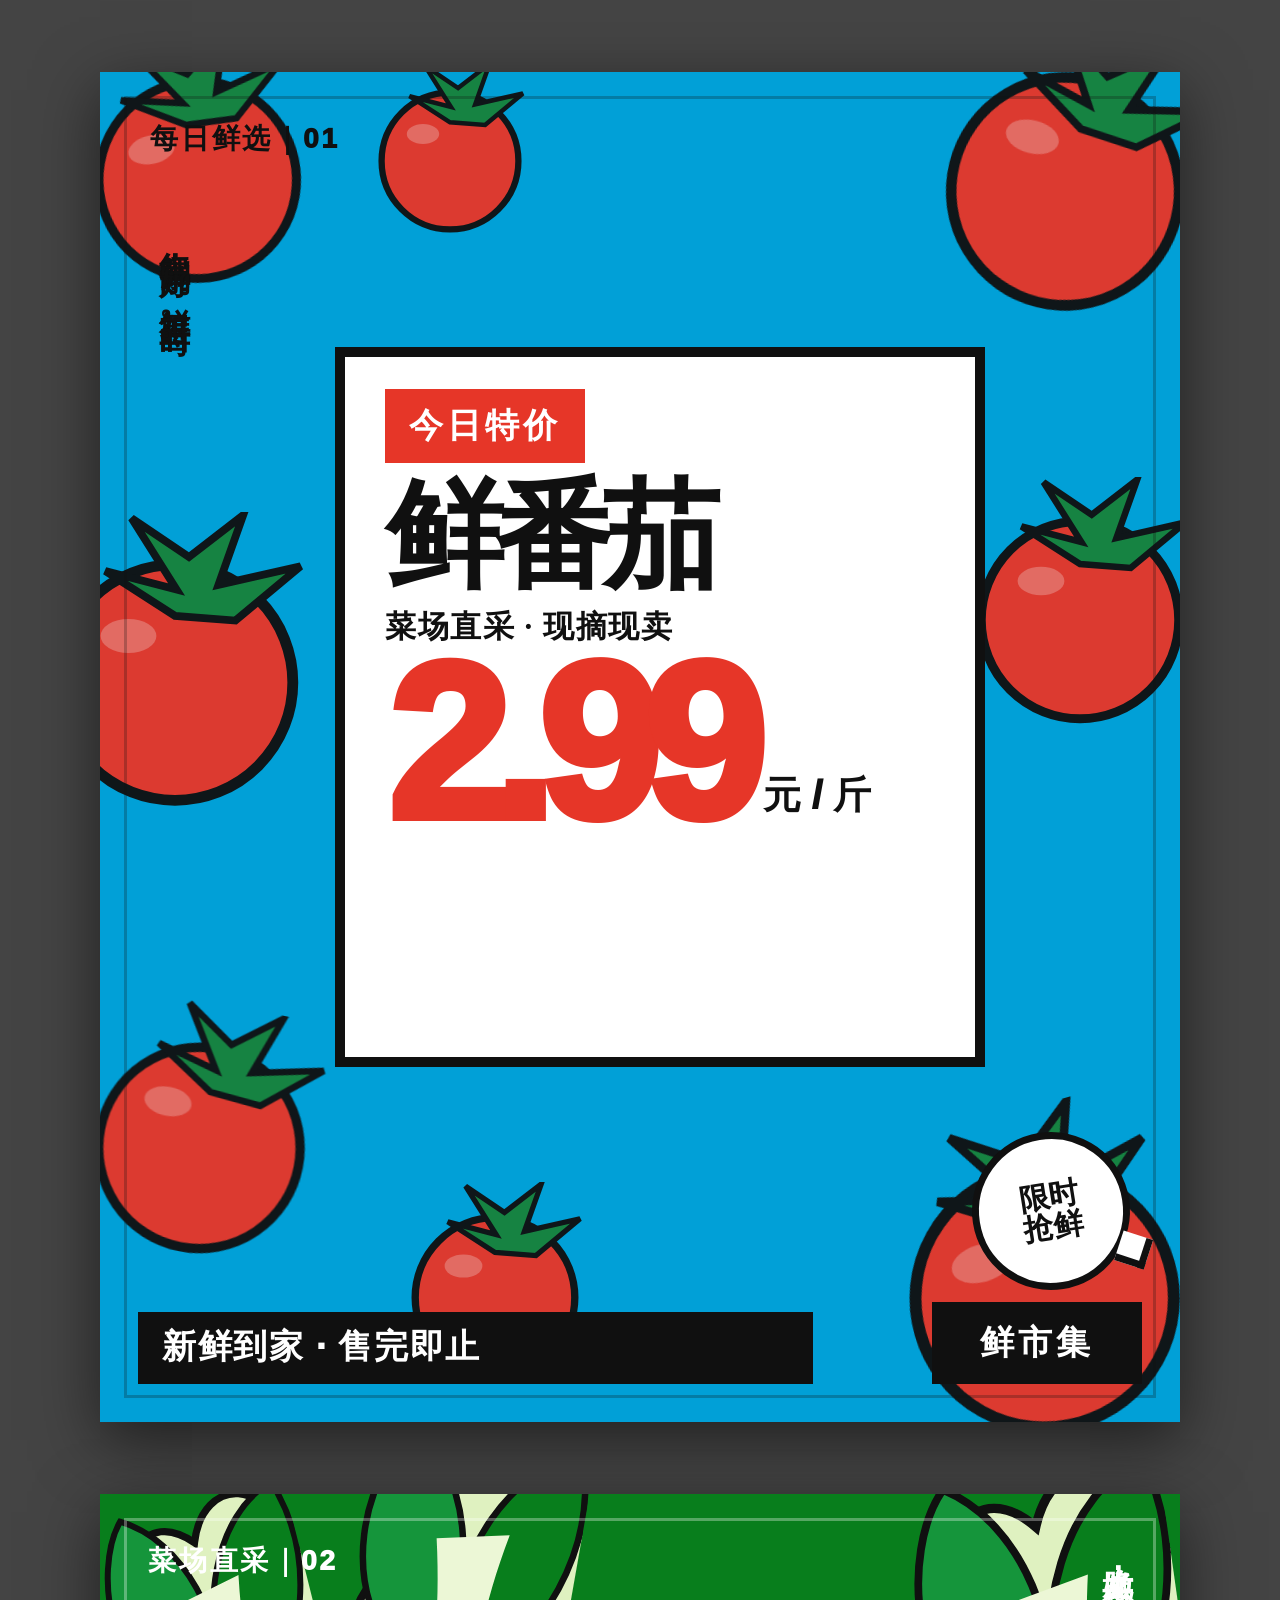
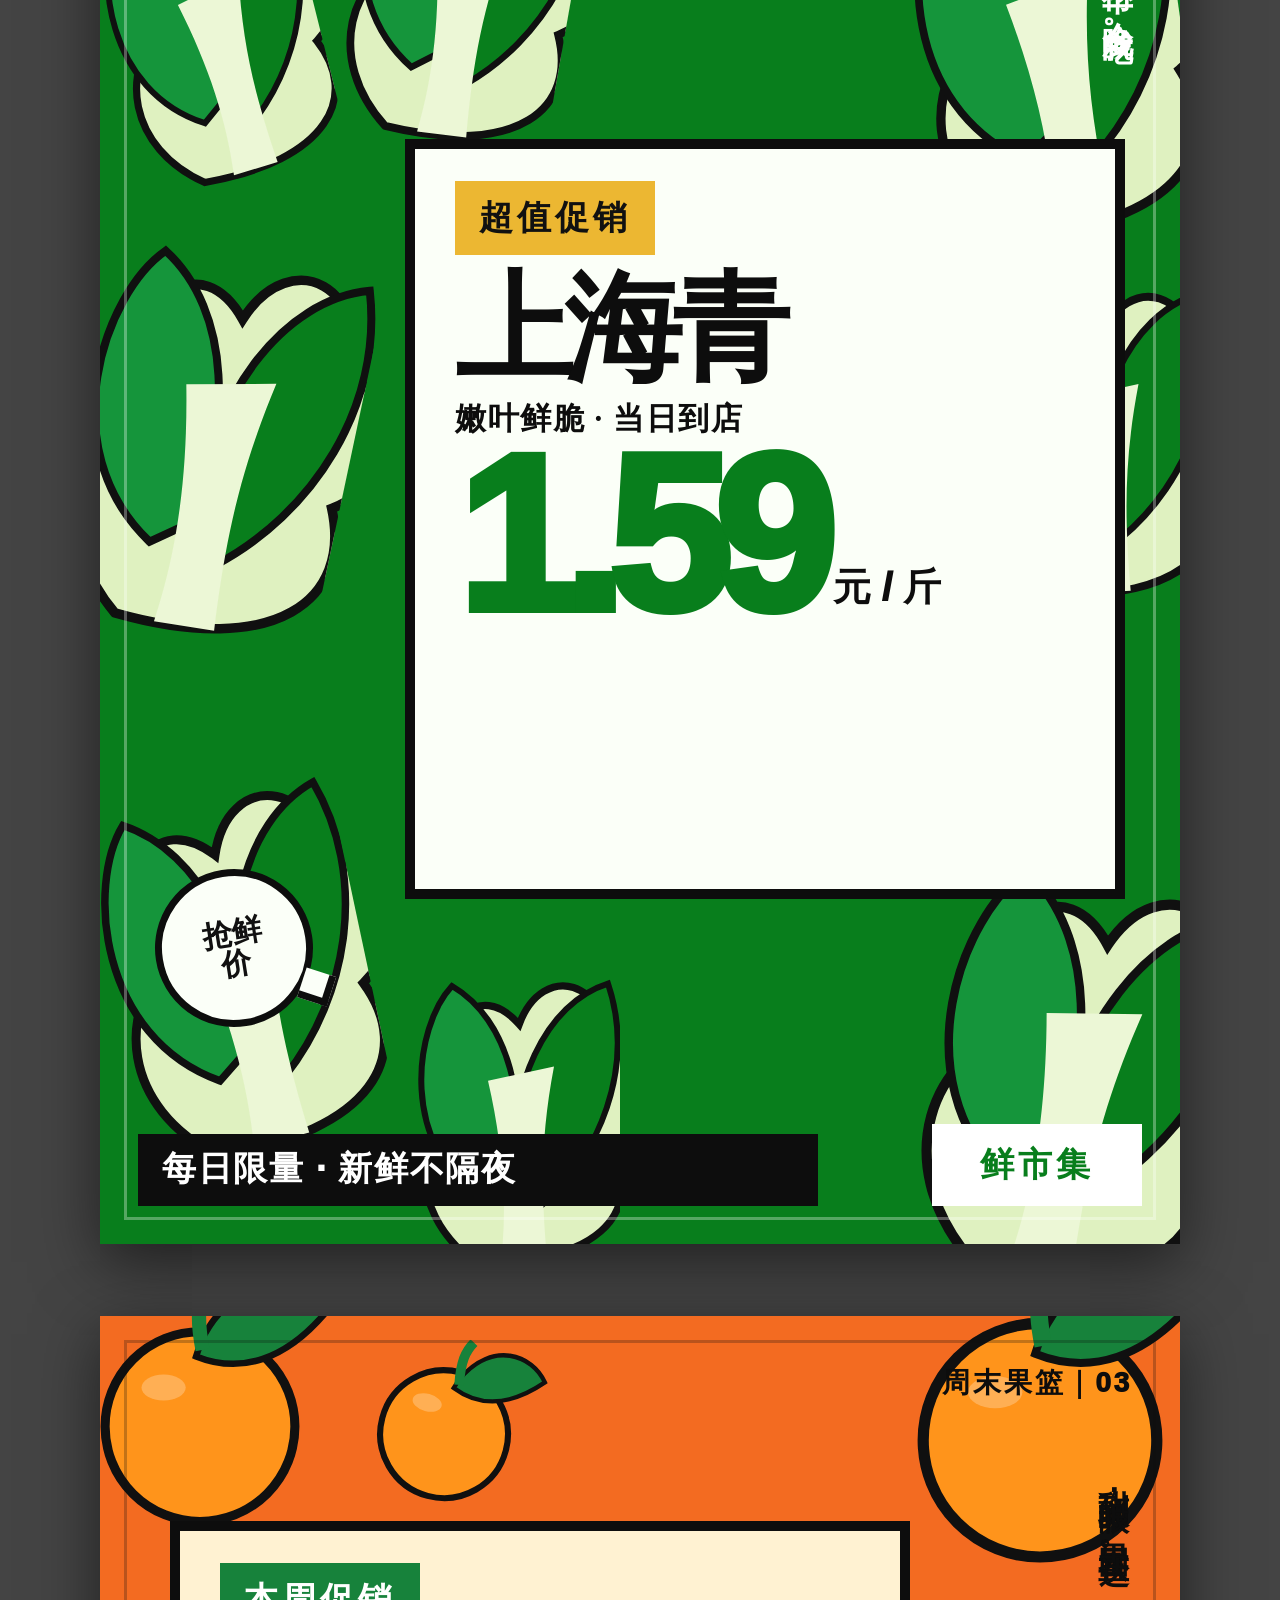
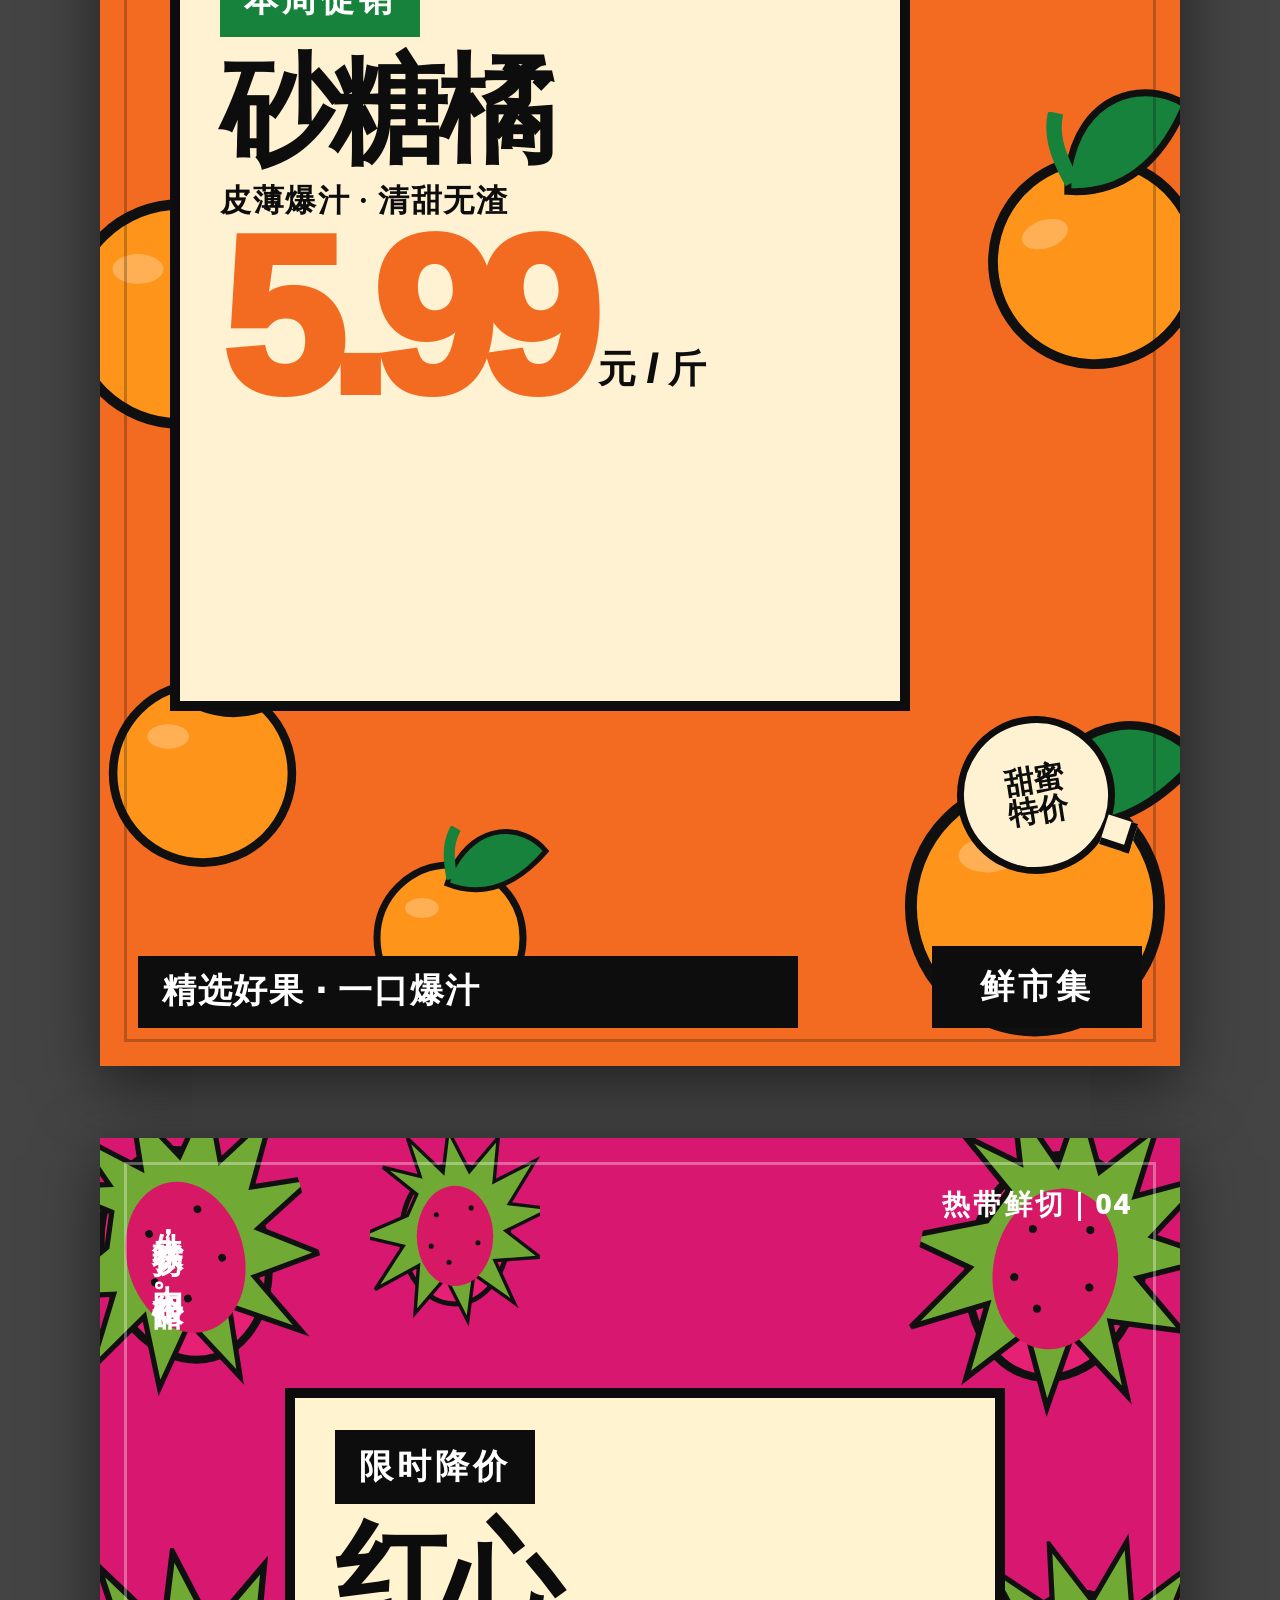
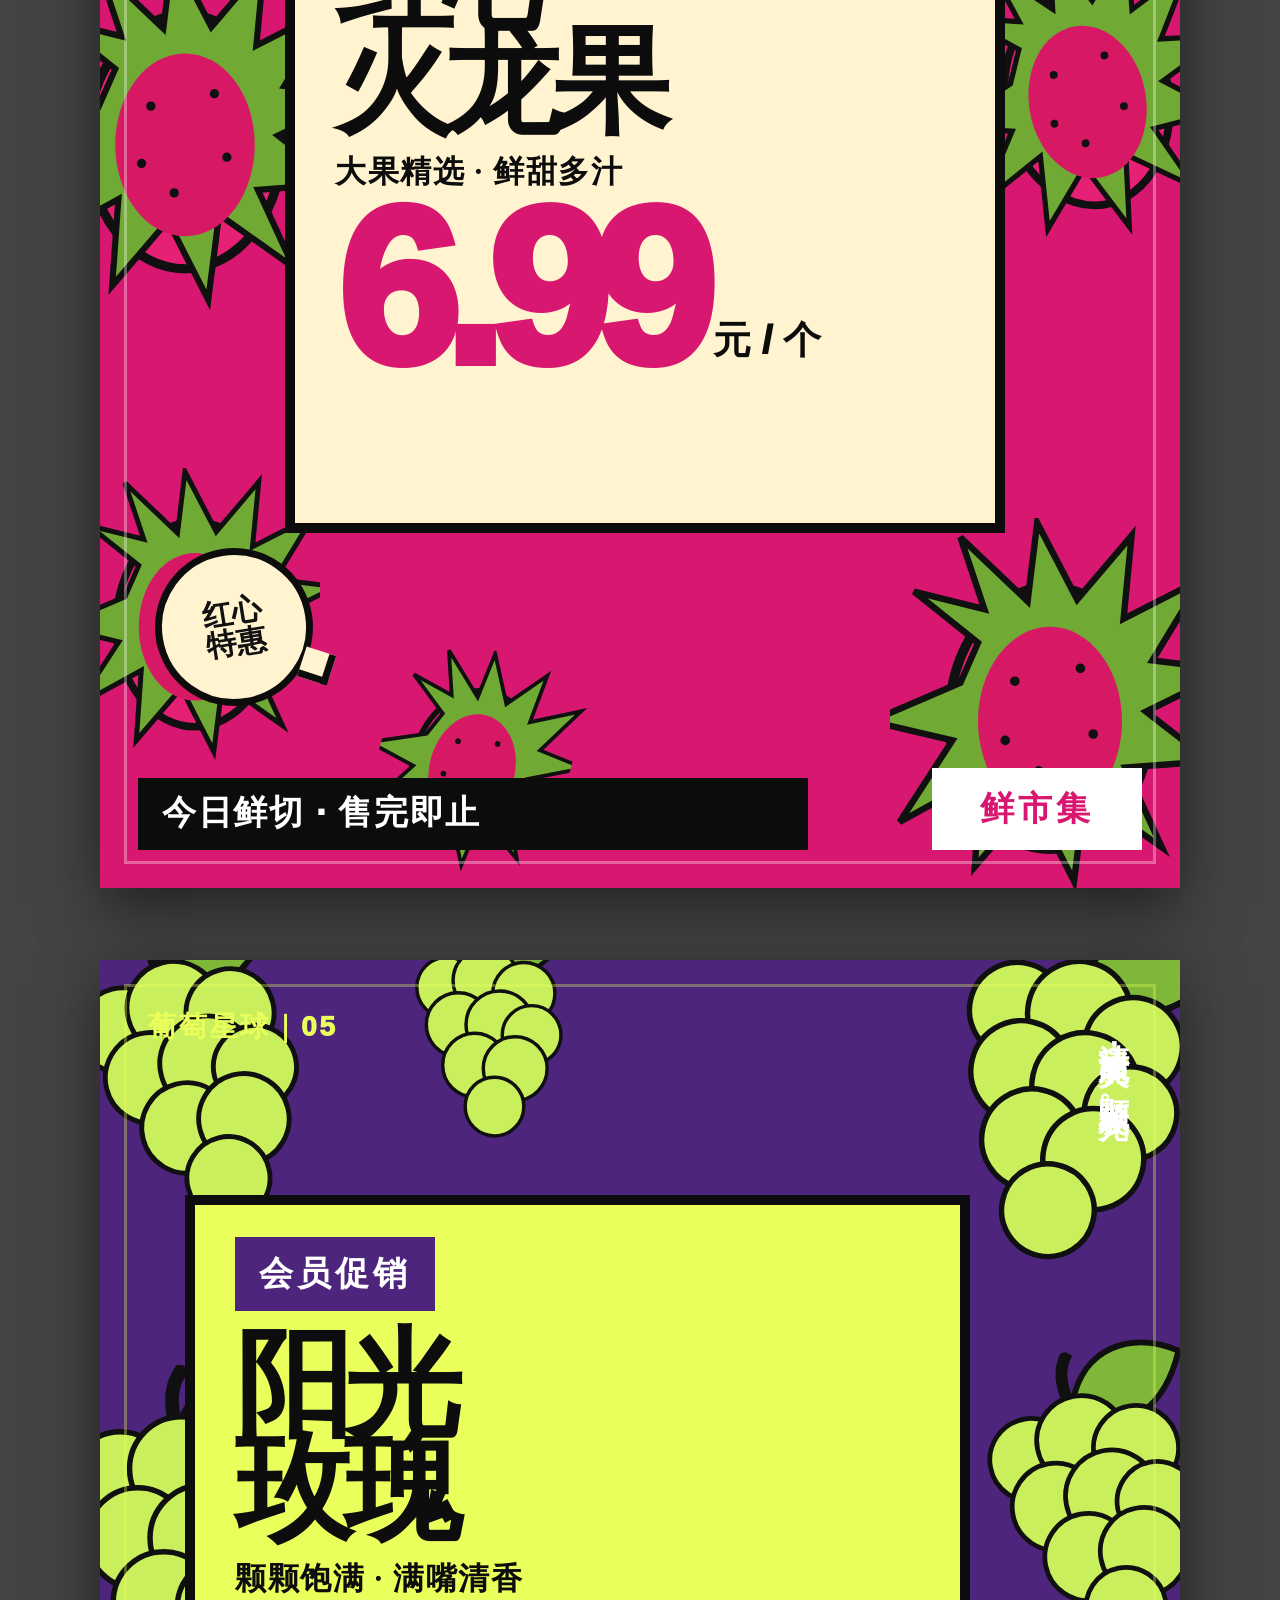
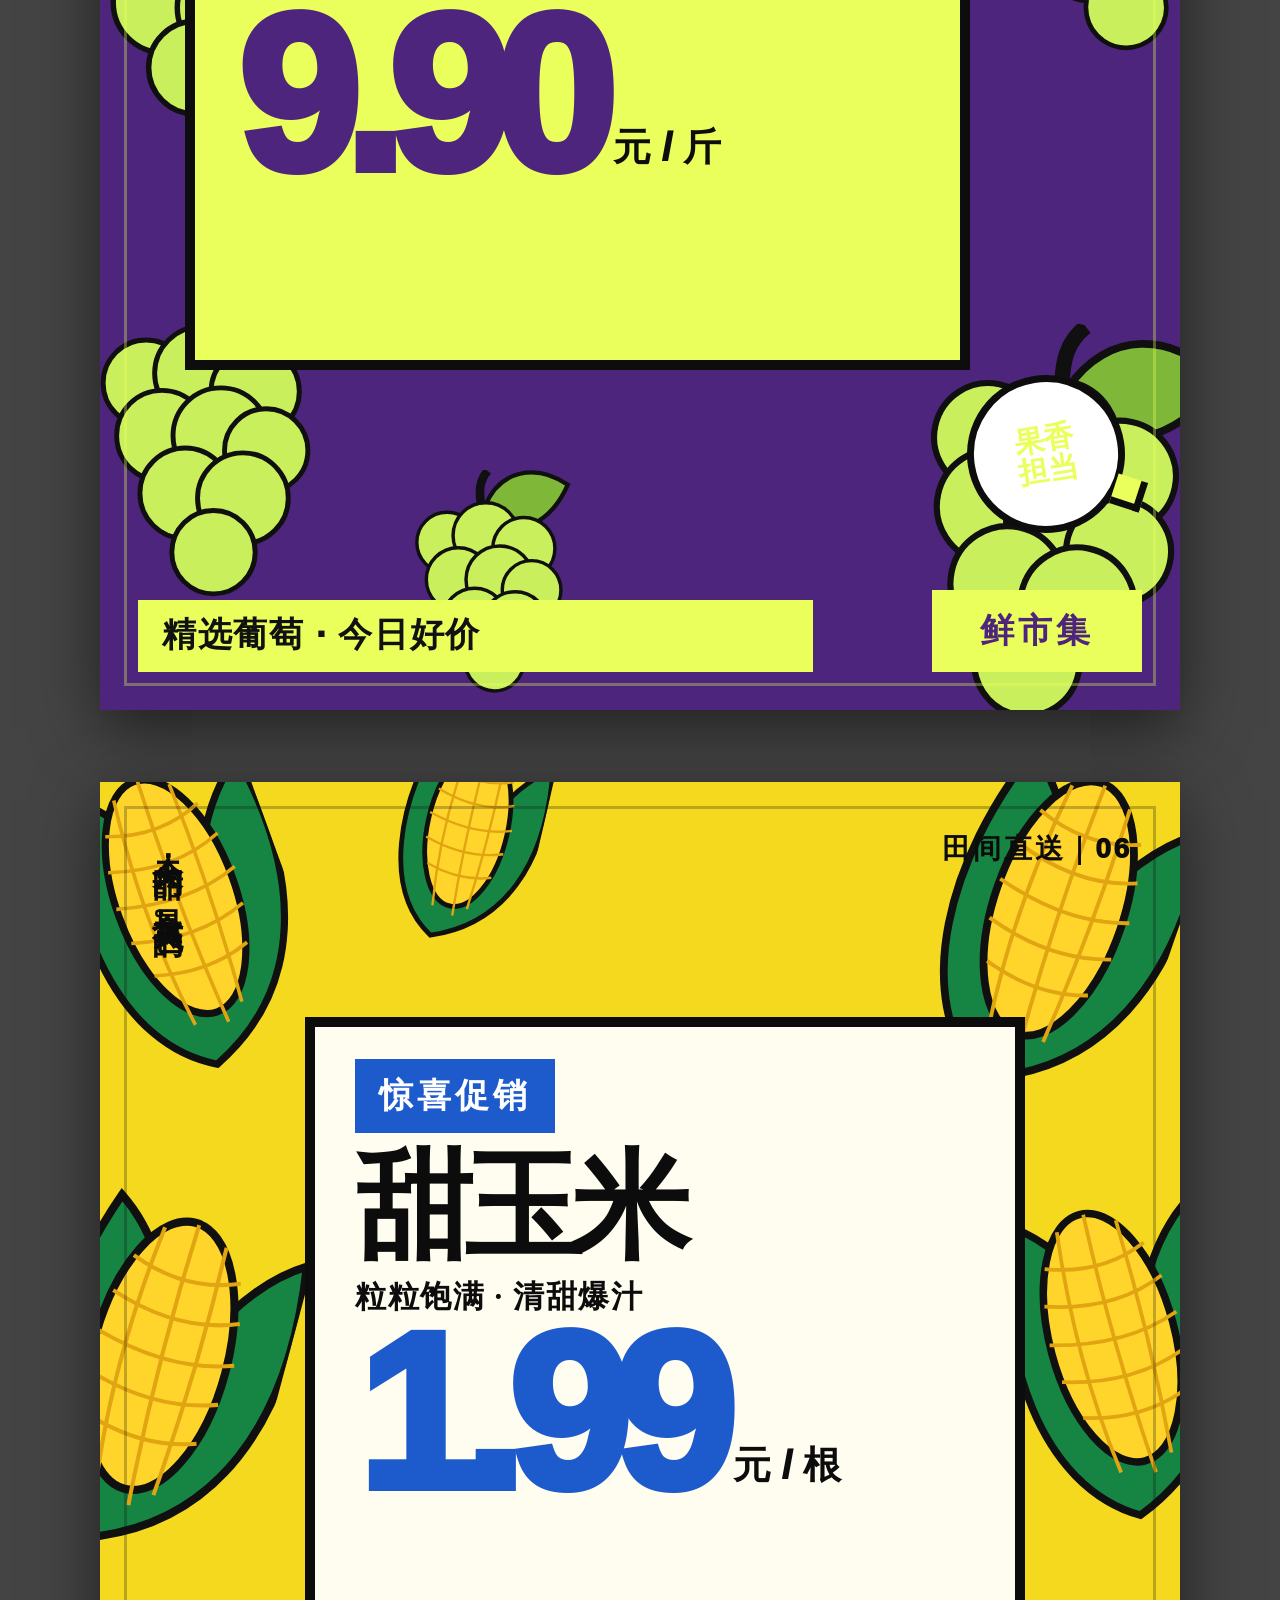
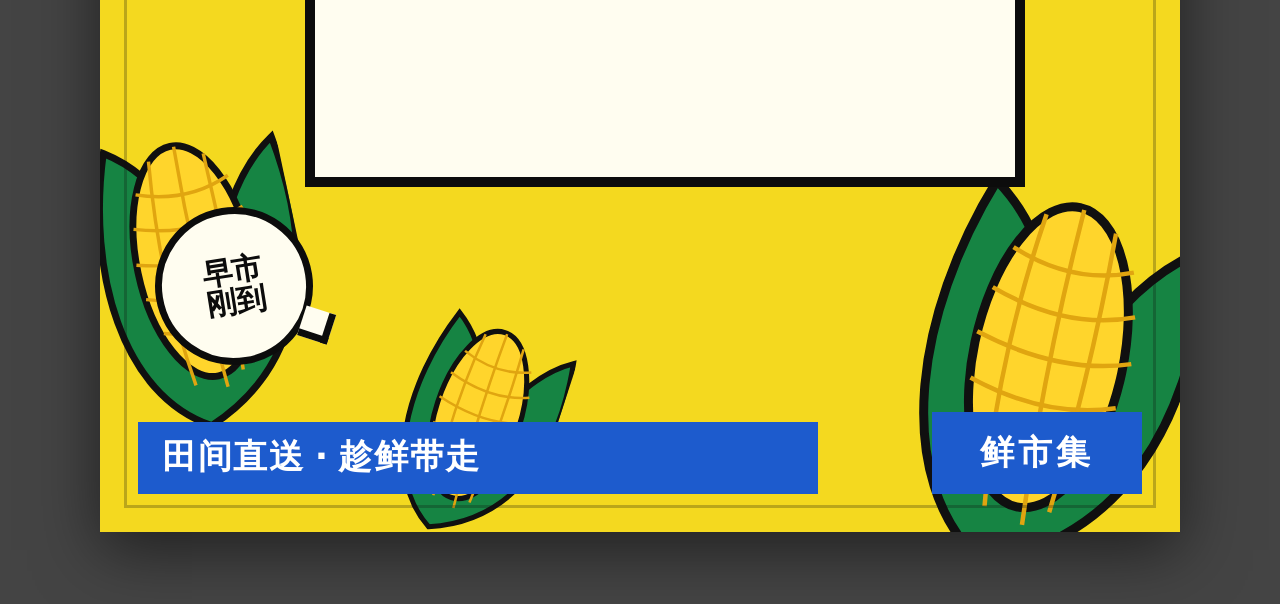
<file: assets/ecommerce/market/index.html>
<!doctype html>
<html lang="zh-CN">
<head>
<meta charset="utf-8">
<meta name="viewport" content="width=device-width,initial-scale=1">
<title>超市蔬果促销海报｜纯产品六版</title>
<style>
*{box-sizing:border-box}html,body{margin:0;background:#444;font-family:"Microsoft YaHei","PingFang SC","Noto Sans CJK SC",sans-serif}.gallery{display:grid;gap:72px;justify-content:center;padding:72px 0}.poster{--bg:#01a0d7;--ink:#0d0d0d;--paper:#fff;position:relative;width:1080px;height:1350px;overflow:hidden;background:var(--bg);color:var(--ink);isolation:isolate;box-shadow:0 18px 60px #0008}.poster:after{content:"";position:absolute;inset:24px;border:3px solid color-mix(in srgb,var(--ink) 25%,transparent);z-index:30;pointer-events:none}.produce-bg{position:absolute;inset:0;width:100%;height:100%;z-index:1}.offer{position:absolute;z-index:10;background:var(--paper);border:10px solid var(--ink);padding:32px 40px;color:var(--ink)}.sale{display:inline-flex;align-items:center;height:74px;padding:0 24px;background:var(--ink);color:#fff;font-size:34px;font-weight:950;letter-spacing:.12em}.name{margin:22px 0 0;font-size:118px;font-weight:950;line-height:.88;letter-spacing:-.08em}.desc{margin-top:18px;font:700 31px/1.3 "SimSun","Songti SC",serif;letter-spacing:.05em}.price-row{display:flex;align-items:flex-end;margin-top:15px;white-space:nowrap}.price{font:950 220px/.76 Arial,"Microsoft YaHei",sans-serif;letter-spacing:-.075em}.unit{margin:0 0 8px 16px;font-size:38px;font-weight:950}.topline{position:absolute;z-index:12;font-size:28px;font-weight:950;letter-spacing:.1em}.vertical{position:absolute;z-index:12;writing-mode:vertical-rl;font:700 31px/1.25 "SimSun","Songti SC",serif;letter-spacing:.14em}.store{position:absolute;z-index:20;right:38px;bottom:38px;display:flex;align-items:center;justify-content:center;width:210px;height:82px;background:var(--ink);color:#fff;font-size:34px;font-weight:900;letter-spacing:.12em}.strip{position:absolute;z-index:20;left:38px;bottom:38px;height:72px;padding:12px 24px;background:var(--ink);color:#fff;font-size:34px;font-weight:950;letter-spacing:.05em}.badge{position:absolute;z-index:18;display:flex;align-items:center;justify-content:center;width:158px;height:158px;border:7px solid var(--ink);border-radius:50%;background:var(--paper);font-size:30px;font-weight:950;text-align:center;line-height:1.05;transform:rotate(-9deg)}.badge:after{content:"";position:absolute;right:-19px;bottom:5px;width:24px;height:24px;background:var(--paper);border-right:7px solid var(--ink);border-bottom:7px solid var(--ink);transform:rotate(27deg)}
.p1{--bg:#01a0d7;--paper:#fff;--ink:#101010}.p1 .offer{left:235px;top:275px;width:650px;height:720px}.p1 .topline{left:50px;top:48px}.p1 .vertical{left:55px;top:155px;height:360px}.p1 .badge{right:50px;top:1060px}.p1 .strip{width:675px}.p1 .store{background:#101010}.p1 .sale{background:#e63628}.p1 .name{font-family:"SimSun","Songti SC",serif;font-weight:800}.p1 .price{color:#e63628}
.p2{--bg:#087e1c;--paper:#fbfff8;--ink:#0d0d0d;color:white}.p2:after{border-color:#ffffff50}.p2 .offer{right:55px;top:245px;width:720px;height:760px}.p2 .topline{left:48px;top:48px;color:#fff}.p2 .vertical{right:44px;top:50px;height:185px;color:#fff}.p2 .sale{background:#ecb732;color:#111}.p2 .price{color:#087e1c}.p2 .badge{left:55px;top:975px;color:#111}.p2 .strip{width:680px}.p2 .store{background:#fff;color:#087e1c}
.p3{--bg:#f36b21;--paper:#fff2d2;--ink:#0d0d0d}.p3 .offer{left:70px;top:205px;width:740px;height:790px}.p3 .topline{right:48px;top:48px}.p3 .vertical{right:48px;top:150px;height:310px}.p3 .sale{background:#17823b}.p3 .price{color:#f36b21}.p3 .badge{right:65px;top:1000px}.p3 .strip{width:660px}
.p4{--bg:#d81770;--paper:#fff4cf;--ink:#0c0c0c;color:white}.p4:after{border-color:#ffffff55}.p4 .offer{left:185px;top:250px;width:720px;height:745px}.p4 .topline{right:48px;top:48px;color:#fff}.p4 .vertical{left:48px;top:70px;height:360px;color:#fff}.p4 .sale{background:#0d0d0d}.p4 .price{color:#d81770}.p4 .badge{left:55px;top:1010px;color:#111}.p4 .strip{width:670px}.p4 .store{background:#fff;color:#d81770}
.p5{--bg:#4d257d;--paper:#eaff5b;--ink:#0d0d0d;color:#eaff5b}.p5:after{border-color:#eaff5b55}.p5 .offer{left:85px;top:235px;width:785px;height:775px}.p5 .topline{left:48px;top:48px}.p5 .vertical{right:48px;top:60px;height:360px;color:#fff}.p5 .sale{background:#4d257d}.p5 .price{color:#4d257d}.p5 .badge{right:55px;top:1015px;background:#fff}.p5 .strip{width:675px;background:#eaff5b;color:#111}.p5 .store{background:#eaff5b;color:#4d257d}
.p6{--bg:#f4d91f;--paper:#fffdf0;--ink:#0c0c0c}.p6 .offer{left:205px;top:235px;width:720px;height:770px}.p6 .topline{right:48px;top:48px}.p6 .vertical{left:48px;top:50px;height:360px}.p6 .sale{background:#1d5bcd}.p6 .price{color:#1d5bcd}.p6 .badge{left:55px;top:1025px}.p6 .strip{width:680px;background:#1d5bcd}.p6 .store{background:#1d5bcd}
@media(max-width:1120px){.gallery{padding:18px 0;gap:18px}.poster{width:96vw;height:120vw}}
</style>
</head>
<body>
<svg width="0" height="0" style="position:absolute" aria-hidden="true">
<defs>
  <symbol id="tomato" viewBox="0 0 200 200"><circle cx="100" cy="110" r="76" fill="#e63628" stroke="#101010" stroke-width="7"/><path fill="#17823b" stroke="#101010" stroke-width="5" d="M101 50L72 4l37 25 35-27-16 45 53-12-42 35-39-3-45-29z"/><ellipse cx="70" cy="80" rx="18" ry="11" fill="#fff" opacity=".25"/></symbol>
  <symbol id="bokchoy" viewBox="0 0 200 260"><path fill="#dff1c0" stroke="#101010" stroke-width="6" d="M76 238C21 195 28 128 77 101 43 41 82 3 116 42c20-54 78-35 68 21 43 4 49 59 11 83 24 53-14 99-119 92z"/><path fill="#15953b" stroke="#101010" stroke-width="5" d="M88 190C15 145 28 44 60 10c48 28 65 101 48 165z"/><path fill="#087e1c" stroke="#101010" stroke-width="5" d="M112 183c-8-91 27-159 78-175 23 69-6 144-59 188z"/><path fill="#ecf7d6" d="M90 89c13 57 16 104 11 149l38-2c-5-58-5-101 6-159z"/></symbol>
  <symbol id="orange" viewBox="0 0 200 200"><circle cx="100" cy="112" r="73" fill="#ff941b" stroke="#101010" stroke-width="7"/><ellipse cx="72" cy="82" rx="17" ry="10" fill="#fff" opacity=".25"/><path fill="#17823b" stroke="#101010" stroke-width="5" d="M101 46c25-52 73-48 95-21-30 35-64 47-99 33z"/><path fill="none" stroke="#17823b" stroke-width="11" d="M102 53c-5-26-3-39 4-51"/></symbol>
  <symbol id="dragon" viewBox="0 0 200 240"><ellipse cx="100" cy="125" rx="63" ry="82" fill="#e62175" stroke="#101010" stroke-width="6"/><path fill="#70a934" stroke="#101010" stroke-width="4" d="M55 78L15 46l44 11-15-45 42 40 6-49 25 48 34-40-5 52 49-25-31 51 49 6-53 26 40 31-53 4 23 50-48-34-7 55-26-51-36 42 4-56-51 28 33-51-51-12 56-24z"/><ellipse cx="100" cy="127" rx="45" ry="59" fill="#d71965"/><g fill="#101010"><circle cx="78" cy="102" r="3"/><circle cx="119" cy="94" r="3"/><circle cx="127" cy="135" r="3"/><circle cx="93" cy="158" r="3"/><circle cx="72" cy="139" r="3"/></g></symbol>
  <symbol id="grape" viewBox="0 0 220 270"><path fill="#7fb738" stroke="#101010" stroke-width="5" d="M110 42c17-42 59-50 96-25-19 43-56 64-96 42z"/><path fill="none" stroke="#101010" stroke-width="10" d="M108 51c-7-27-4-39 5-50"/><g fill="#c9ef5c" stroke="#101010" stroke-width="4"><circle cx="66" cy="84" r="35"/><circle cx="111" cy="76" r="38"/><circle cx="155" cy="91" r="36"/><circle cx="79" cy="127" r="37"/><circle cx="127" cy="127" r="39"/><circle cx="164" cy="139" r="34"/><circle cx="98" cy="174" r="37"/><circle cx="145" cy="178" r="37"/><circle cx="121" cy="222" r="34"/></g></symbol>
  <symbol id="corn" viewBox="0 0 200 300"><path fill="#168443" stroke="#101010" stroke-width="6" d="M93 284C22 242 15 131 50 33c45 30 65 88 62 154 23-75 50-117 84-138 18 117-17 202-103 235z"/><ellipse cx="108" cy="141" rx="50" ry="102" fill="#ffd52c" stroke="#101010" stroke-width="6"/><g fill="none" stroke="#e0a510" stroke-width="3"><path d="M70 74c29 11 56 11 82 0M62 103c36 12 68 12 97 0M58 134c39 11 75 11 105 0M60 165c36 11 69 11 99 0M69 197c29 9 57 9 82 0"/><path d="M87 48c-8 66-9 132 0 199M111 40c-3 71-2 143 3 214M135 51c2 66 0 131-5 191"/></g></symbol>
</defs></svg>
<main class="gallery">

<section class="poster p1">
  <svg class="produce-bg" viewBox="0 0 1080 1350"><g opacity=".96"><use href="#tomato" x="-35" y="-35" width="260" height="260" transform="rotate(-12 95 95)"/><use href="#tomato" x="260" y="-10" width="180" height="180"/><use href="#tomato" x="820" y="-45" width="300" height="300" transform="rotate(14 970 100)"/><use href="#tomato" x="-80" y="440" width="310" height="310"/><use href="#tomato" x="850" y="405" width="260" height="260"/><use href="#tomato" x="-30" y="930" width="265" height="265" transform="rotate(11 100 1060)"/><use href="#tomato" x="290" y="1110" width="210" height="210"/><use href="#tomato" x="770" y="1040" width="340" height="340" transform="rotate(-16 940 1210)"/></g></svg>
  <div class="topline">每日鲜选｜01</div><div class="vertical">红得刚刚好，鲜得正当时。</div>
  <div class="offer"><div class="sale">今日特价</div><h1 class="name">鲜番茄</h1><div class="desc">菜场直采 · 现摘现卖</div><div class="price-row"><div class="price">2.99</div><div class="unit">元 / 斤</div></div></div>
  <div class="badge">限时<br>抢鲜</div><div class="strip">新鲜到家 · 售完即止</div><div class="store">鲜市集</div>
</section>

<section class="poster p2">
  <svg class="produce-bg" viewBox="0 0 1080 1350"><g><use href="#bokchoy" x="-20" y="0" width="240" height="312" transform="rotate(-14 100 150)"/><use href="#bokchoy" x="210" y="-70" width="260" height="338" transform="rotate(10 340 100)"/><use href="#bokchoy" x="775" y="-30" width="310" height="403" transform="rotate(-8 930 170)"/><use href="#bokchoy" x="-70" y="350" width="320" height="416" transform="rotate(12 90 550)"/><use href="#bokchoy" x="850" y="390" width="260" height="338"/><use href="#bokchoy" x="-30" y="900" width="300" height="390" transform="rotate(-12 120 1100)"/><use href="#bokchoy" x="280" y="1080" width="240" height="312"/><use href="#bokchoy" x="780" y="970" width="340" height="442" transform="rotate(13 950 1180)"/></g></svg>
  <div class="topline">菜场直采｜02</div><div class="vertical">脆嫩上市，今晚就吃。</div>
  <div class="offer"><div class="sale">超值促销</div><h1 class="name">上海青</h1><div class="desc">嫩叶鲜脆 · 当日到店</div><div class="price-row"><div class="price">1.59</div><div class="unit">元 / 斤</div></div></div>
  <div class="badge">抢鲜<br>价</div><div class="strip">每日限量 · 新鲜不隔夜</div><div class="store">鲜市集</div>
</section>

<section class="poster p3">
  <svg class="produce-bg" viewBox="0 0 1080 1350"><g><use href="#orange" x="-30" y="-35" width="260" height="260"/><use href="#orange" x="260" y="20" width="175" height="175" transform="rotate(15 345 105)"/><use href="#orange" x="780" y="-55" width="320" height="320"/><use href="#orange" x="-70" y="430" width="300" height="300"/><use href="#orange" x="850" y="390" width="280" height="280" transform="rotate(-18 990 530)"/><use href="#orange" x="-20" y="920" width="245" height="245"/><use href="#orange" x="250" y="1110" width="200" height="200"/><use href="#orange" x="765" y="1000" width="340" height="340"/></g></svg>
  <div class="topline">周末果篮｜03</div><div class="vertical">甜到眯眼，果园直达。</div>
  <div class="offer"><div class="sale">本周促销</div><h1 class="name">砂糖橘</h1><div class="desc">皮薄爆汁 · 清甜无渣</div><div class="price-row"><div class="price">5.99</div><div class="unit">元 / 斤</div></div></div>
  <div class="badge">甜蜜<br>特价</div><div class="strip">精选好果 · 一口爆汁</div><div class="store">鲜市集</div>
</section>

<section class="poster p4">
  <svg class="produce-bg" viewBox="0 0 1080 1350"><g><use href="#dragon" x="-50" y="-45" width="260" height="312" transform="rotate(-16 80 100)"/><use href="#dragon" x="270" y="-10" width="170" height="204"/><use href="#dragon" x="820" y="-45" width="275" height="330" transform="rotate(12 950 120)"/><use href="#dragon" x="-70" y="410" width="310" height="372"/><use href="#dragon" x="855" y="400" width="260" height="312" transform="rotate(-10 980 550)"/><use href="#dragon" x="-30" y="930" width="250" height="300"/><use href="#dragon" x="280" y="1110" width="190" height="228" transform="rotate(15 370 1220)"/><use href="#dragon" x="790" y="980" width="320" height="384"/></g></svg>
  <div class="topline">热带鲜切｜04</div><div class="vertical">外表张扬，内心很甜。</div>
  <div class="offer"><div class="sale">限时降价</div><h1 class="name">红心<br>火龙果</h1><div class="desc">大果精选 · 鲜甜多汁</div><div class="price-row"><div class="price">6.99</div><div class="unit">元 / 个</div></div></div>
  <div class="badge">红心<br>特惠</div><div class="strip">今日鲜切 · 售完即止</div><div class="store">鲜市集</div>
</section>

<section class="poster p5">
  <svg class="produce-bg" viewBox="0 0 1080 1350"><g><use href="#grape" x="-50" y="-45" width="270" height="330" transform="rotate(-14 80 100)"/><use href="#grape" x="290" y="-45" width="190" height="233"/><use href="#grape" x="810" y="-55" width="300" height="368" transform="rotate(13 950 130)"/><use href="#grape" x="-70" y="405" width="300" height="368"/><use href="#grape" x="860" y="390" width="260" height="319" transform="rotate(-11 990 530)"/><use href="#grape" x="-35" y="920" width="270" height="331"/><use href="#grape" x="290" y="1110" width="190" height="233"/><use href="#grape" x="770" y="960" width="340" height="417" transform="rotate(12 940 1160)"/></g></svg>
  <div class="topline">葡萄星球｜05</div><div class="vertical">清甜脆爽，颗颗发光。</div>
  <div class="offer"><div class="sale">会员促销</div><h1 class="name">阳光<br>玫瑰</h1><div class="desc">颗颗饱满 · 满嘴清香</div><div class="price-row"><div class="price">9.90</div><div class="unit">元 / 斤</div></div></div>
  <div class="badge">果香<br>担当</div><div class="strip">精选葡萄 · 今日好价</div><div class="store">鲜市集</div>
</section>

<section class="poster p6">
  <svg class="produce-bg" viewBox="0 0 1080 1350"><g><use href="#corn" x="-60" y="-50" width="240" height="360" transform="rotate(-20 60 100)"/><use href="#corn" x="280" y="-70" width="160" height="240" transform="rotate(13 360 50)"/><use href="#corn" x="820" y="-60" width="260" height="390" transform="rotate(19 950 120)"/><use href="#corn" x="-80" y="380" width="270" height="405" transform="rotate(15 50 550)"/><use href="#corn" x="875" y="385" width="250" height="375" transform="rotate(-15 990 550)"/><use href="#corn" x="-30" y="920" width="230" height="345" transform="rotate(-12 80 1080)"/><use href="#corn" x="290" y="1110" width="170" height="255" transform="rotate(18 370 1220)"/><use href="#corn" x="785" y="960" width="300" height="450" transform="rotate(12 930 1180)"/></g></svg>
  <div class="topline">田间直送｜06</div><div class="vertical">今天的甜，是金黄色的。</div>
  <div class="offer"><div class="sale">惊喜促销</div><h1 class="name">甜玉米</h1><div class="desc">粒粒饱满 · 清甜爆汁</div><div class="price-row"><div class="price">1.99</div><div class="unit">元 / 根</div></div></div>
  <div class="badge">早市<br>刚到</div><div class="strip">田间直送 · 趁鲜带走</div><div class="store">鲜市集</div>
</section>
</main>
</body>
</html>
</file>
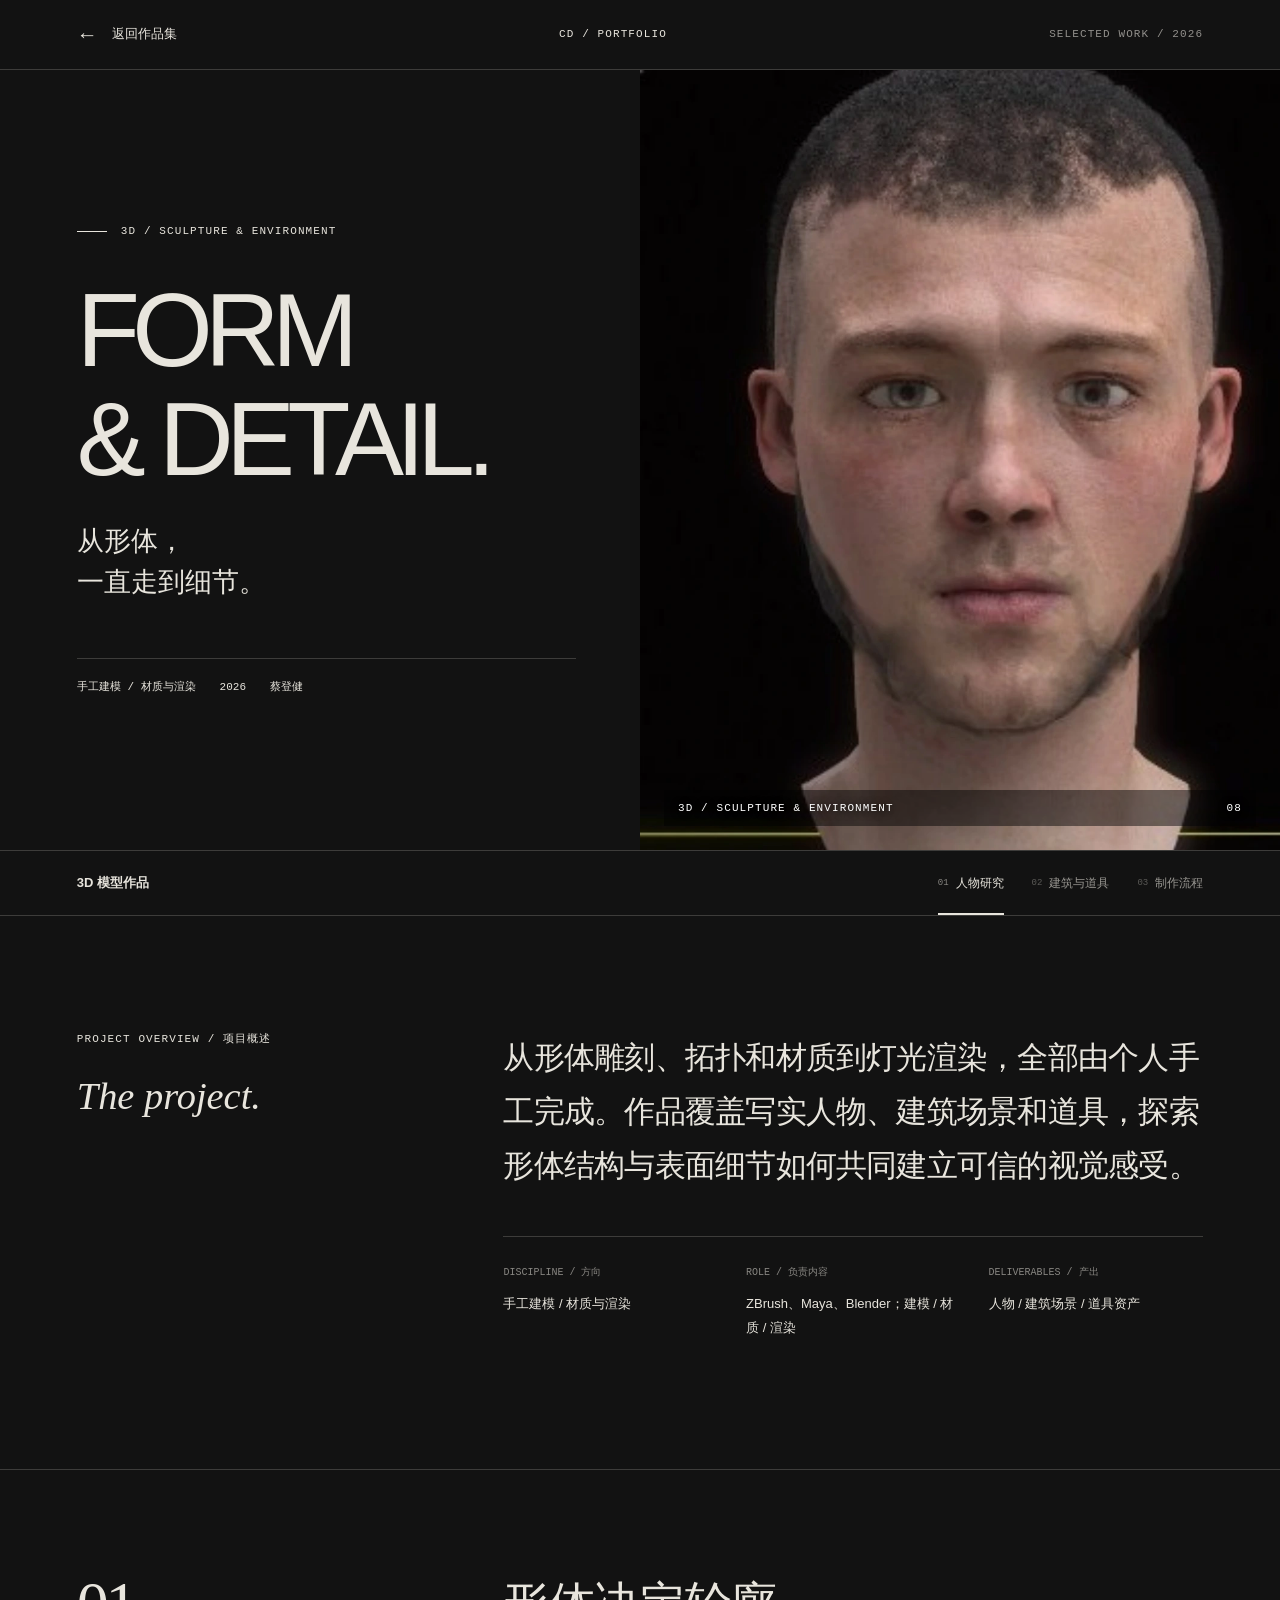
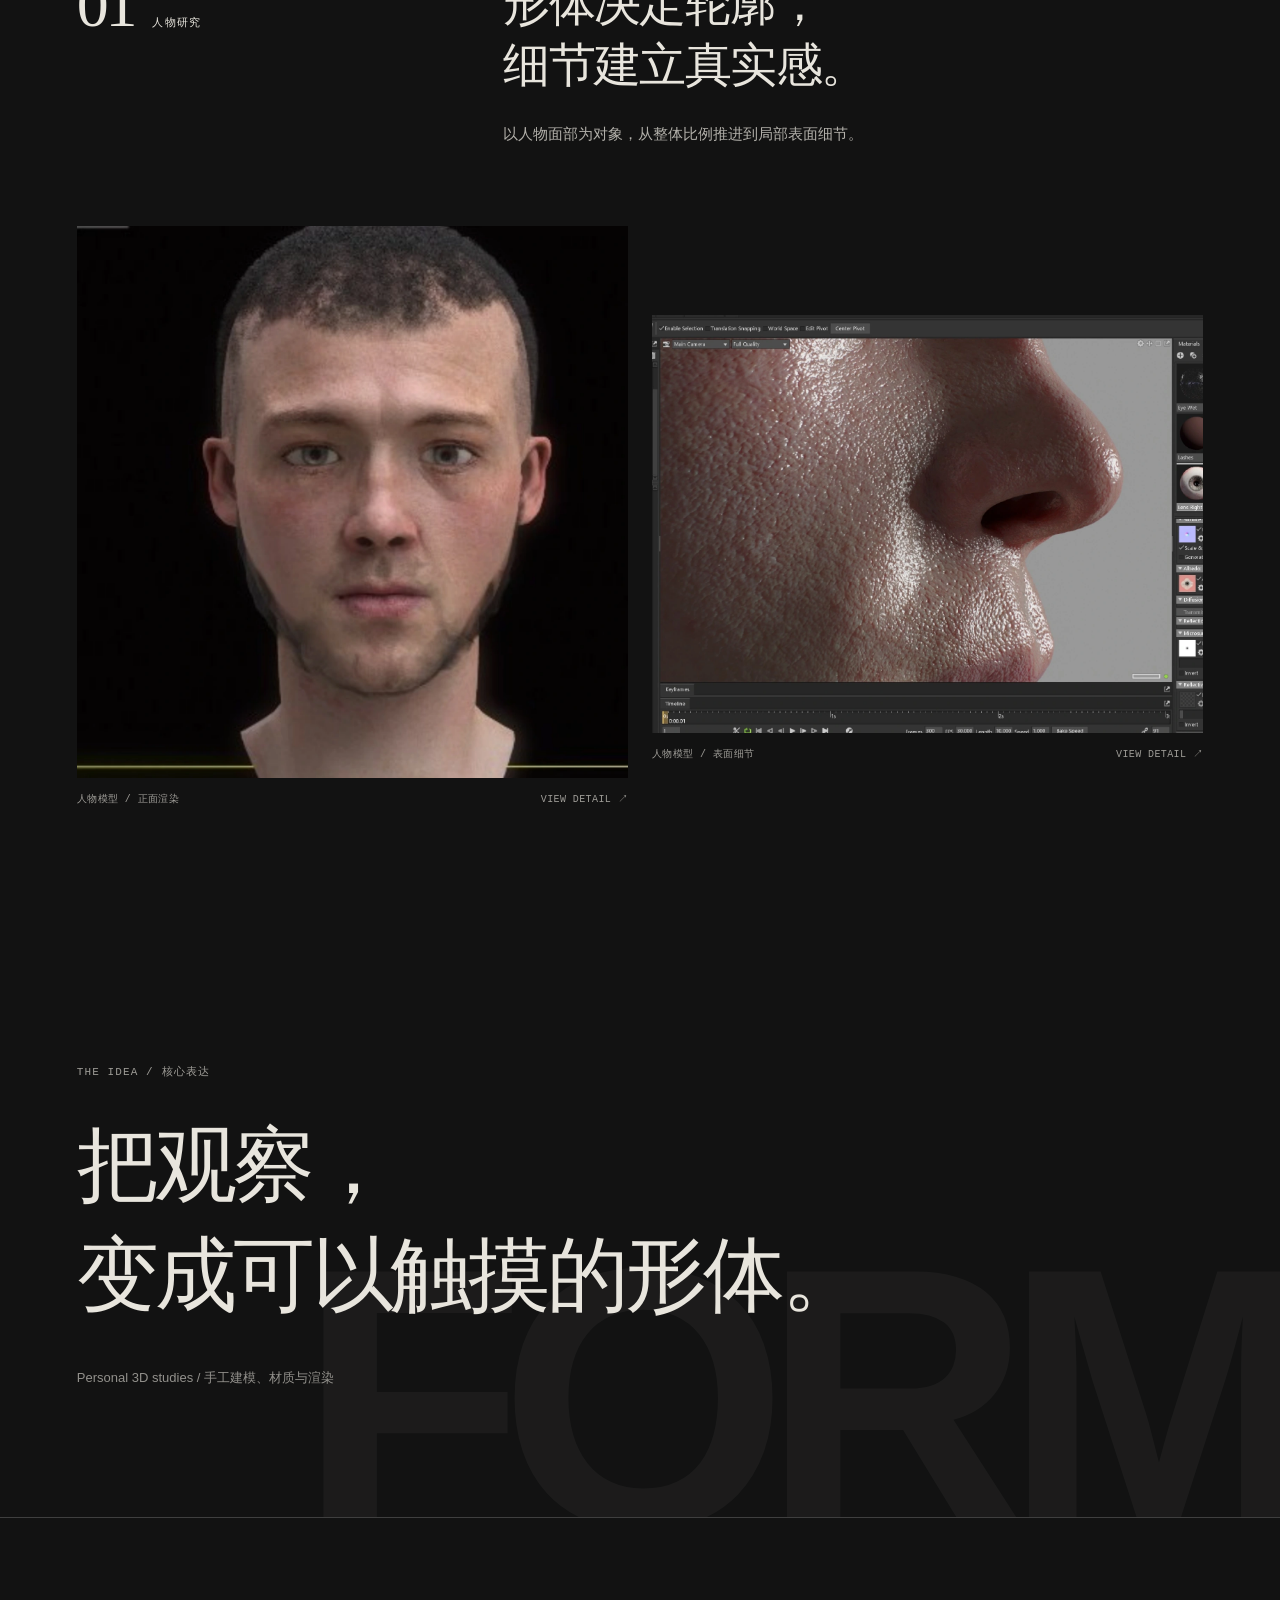
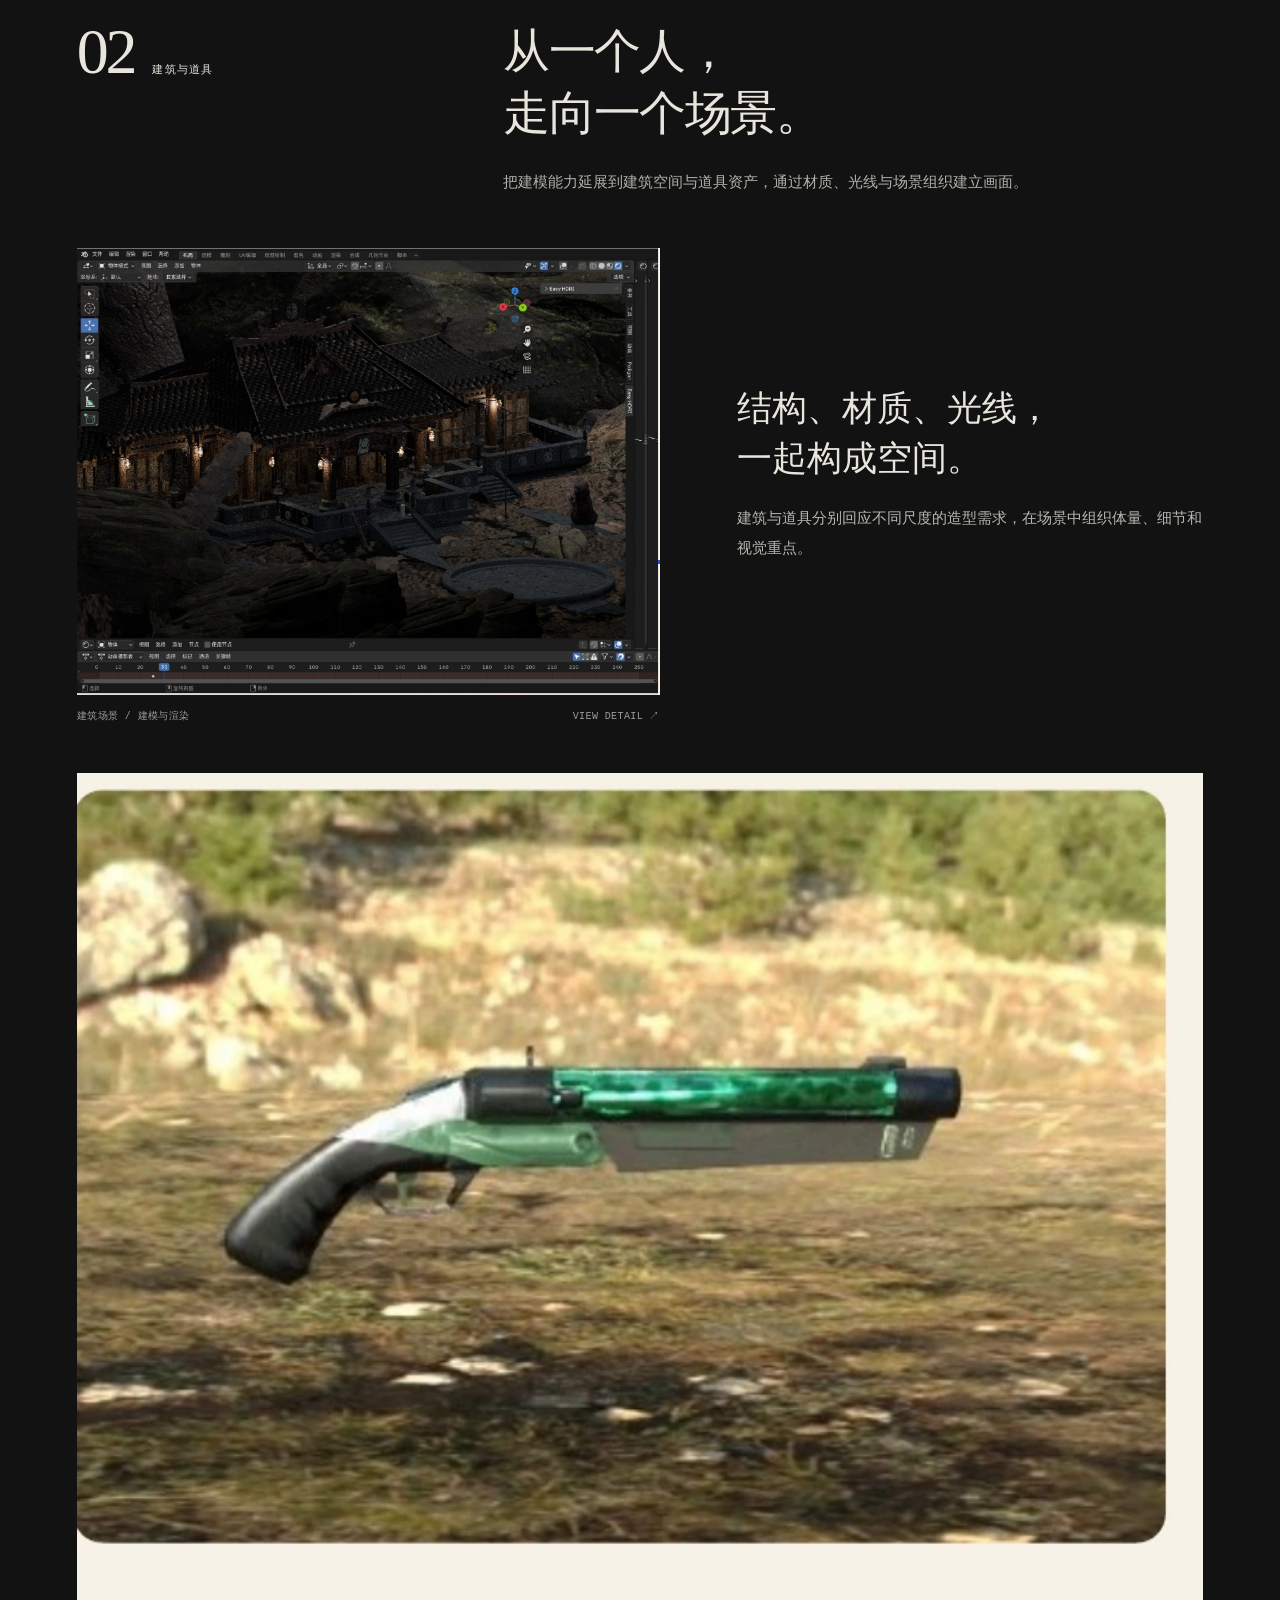
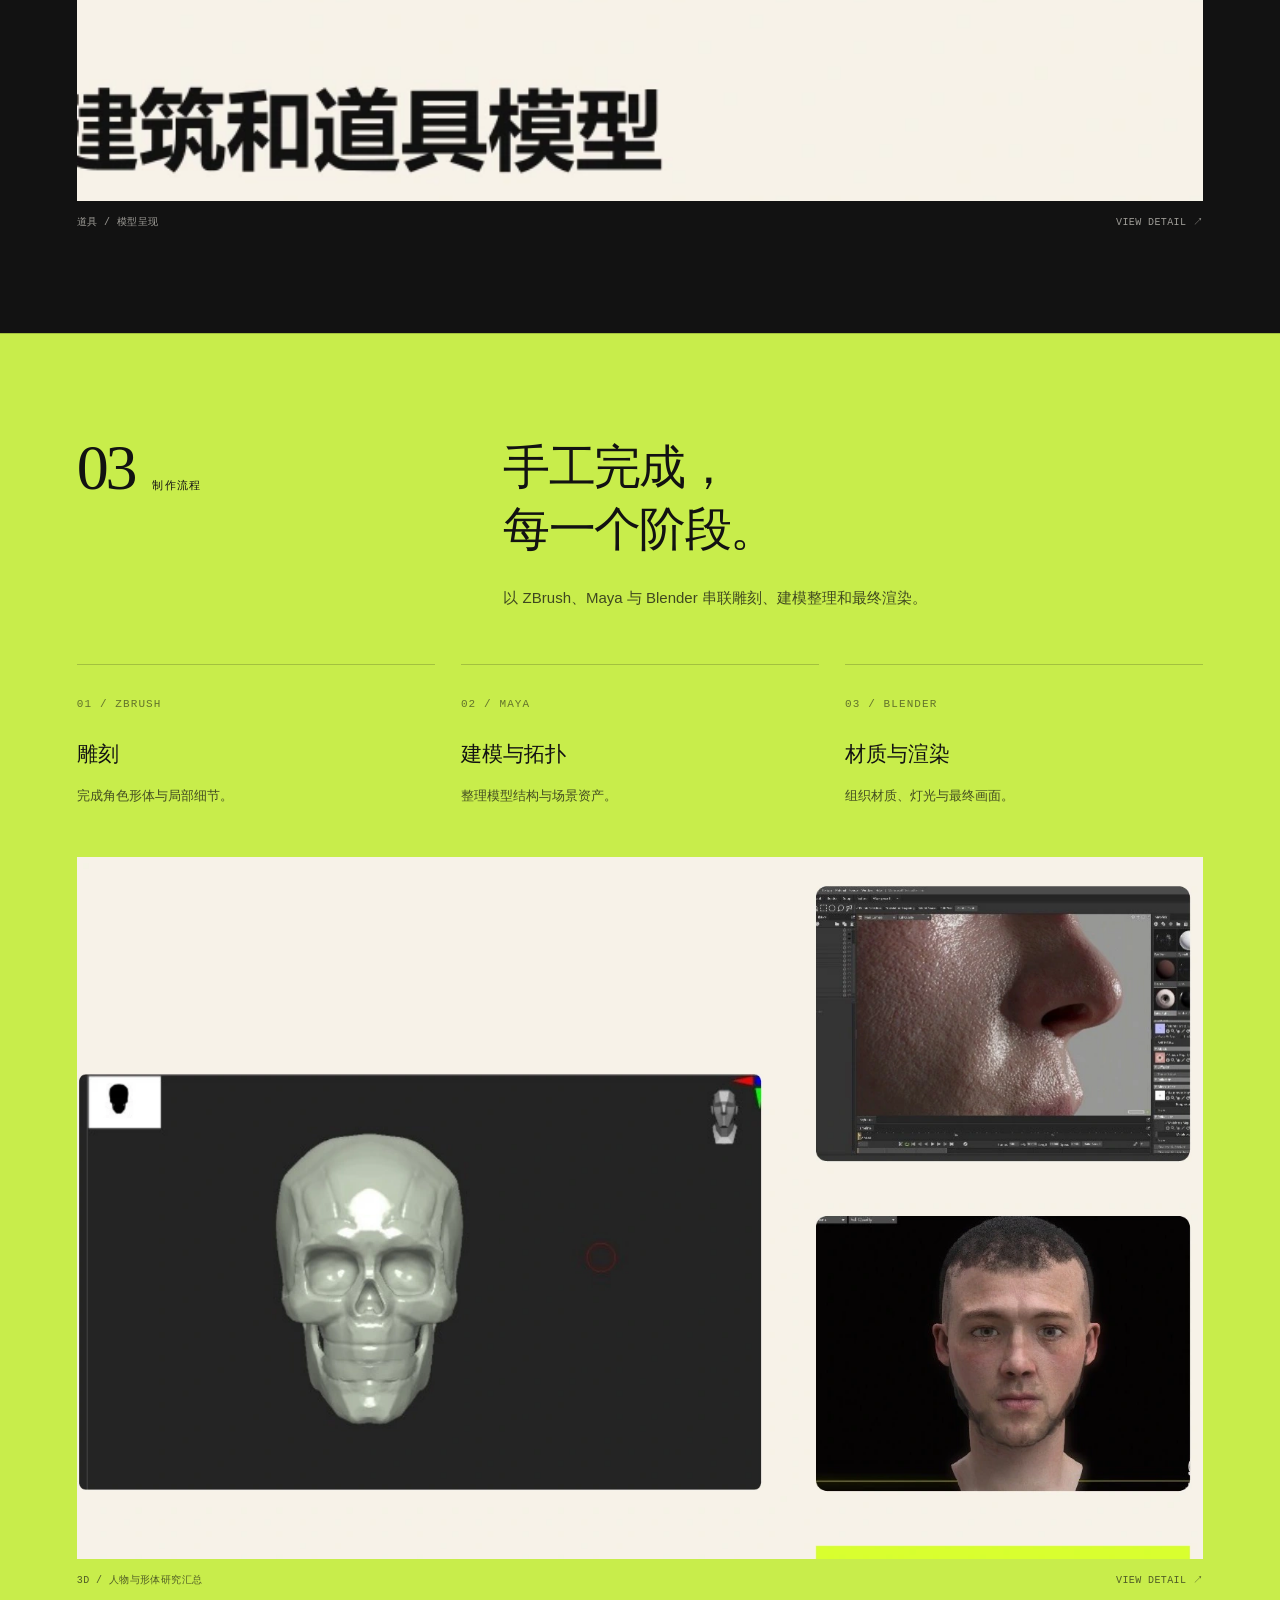
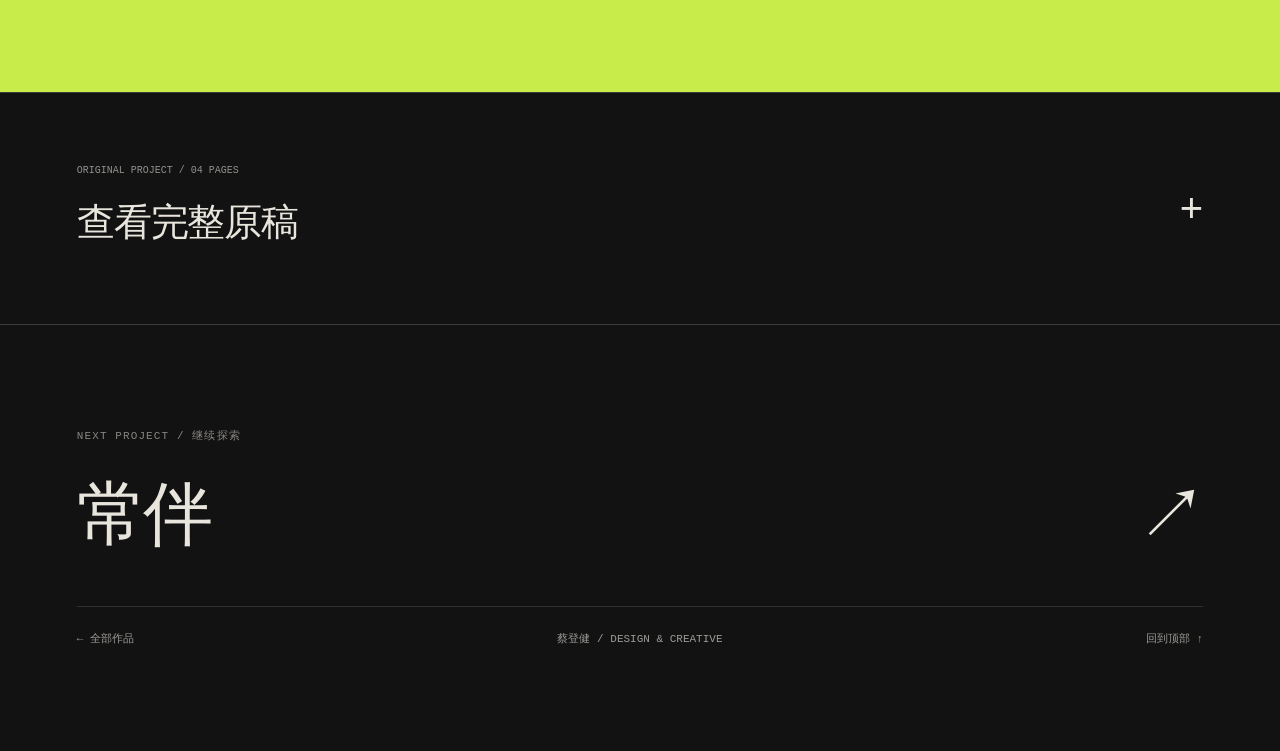
<file: cases/3d.html>
<!doctype html>
<html lang="zh-CN"><head><meta charset="utf-8"><meta name="viewport" content="width=device-width,initial-scale=1"><meta name="description" content="从形体雕刻、拓扑和材质到灯光渲染，全部由个人手工完成。作品覆盖写实人物、建筑场景和道具，探索形体结构与表面细节如何共同建立可信的视觉感受。"><meta name="theme-color" content="#121212"><title>3D 模型作品 — 蔡登健 Portfolio</title><link rel="stylesheet" href="case.css"><style>:root{--ink:#e8e5dd;--paper:#121212;--accent:#c8ed4b;--deep:#121212;--on-deep:#e8e5dd}</style><script src="case.js" defer></script></head>
<body class="three-d"><a class="skip" href="#overview">跳至项目内容</a><div class="progress" aria-hidden="true"></div>
<header class="case-top"><a class="back" href="../index.html#work" data-return><b>←</b> 返回作品集</a><a class="micro" href="../index.html">CD / PORTFOLIO</a><span class="micro edition">SELECTED WORK / 2026</span></header>
<main><section class="cover " aria-labelledby="project-title"><div class="cover-copy"><p class="micro">3D / SCULPTURE & ENVIRONMENT</p><h1 id="project-title"><span class="latin">FORM<br>& DETAIL.</span></h1><p class="subtitle">从形体，<br>一直走到细节。</p><div class="cover-meta"><span>手工建模 / 材质与渲染</span><span>2026</span><span>蔡登健</span></div></div><div class="cover-visual"><img src="media/3d-hero.webp" alt="3D / 人物头部模型与渲染" fetchpriority="high"><div class="visual-note"><span class="micro">3D / SCULPTURE & ENVIRONMENT</span><span class="micro">08</span></div></div></section>
<nav class="case-nav" aria-label="项目章节"><a class="nav-name" href="#project-title">3D 模型作品</a><div class="nav-links"><a href="#portrait"><span>01</span>人物研究</a><a href="#environment"><span>02</span>建筑与道具</a><a href="#workflow"><span>03</span>制作流程</a></div></nav>
<section class="intro" id="overview"><div><span class="kicker micro">PROJECT OVERVIEW / 项目概述</span><p class="label-title">The project.</p></div><div class="intro-body"><p>从形体雕刻、拓扑和材质到灯光渲染，全部由个人手工完成。作品覆盖写实人物、建筑场景和道具，探索形体结构与表面细节如何共同建立可信的视觉感受。</p><dl class="project-facts"><div><dt>DISCIPLINE / 方向</dt><dd>手工建模 / 材质与渲染</dd></div><div><dt>ROLE / 负责内容</dt><dd>ZBrush、Maya、Blender；建模 / 材质 / 渲染</dd></div><div><dt>DELIVERABLES / 产出</dt><dd>人物 / 建筑场景 / 道具资产</dd></div></dl></div></section>
<section class="chapter " id="portrait"><div class="chapter-head"><div class="chapter-label"><b>01</b><span>人物研究</span></div><div class="chapter-heading"><h2>形体决定轮廓，<br>细节建立真实感。</h2><p>以人物面部为对象，从整体比例推进到局部表面细节。</p></div></div><div class="visual-pair offset"><figure class="editorial-image"><button class="image-button" type="button" data-image="media/3d-hero.webp" aria-label="放大查看：人物模型 / 正面渲染"><img src="media/3d-hero.webp" alt="人物模型 / 正面渲染" class="" loading="lazy" decoding="async"></button><figcaption><span>人物模型 / 正面渲染</span><span>VIEW DETAIL ↗</span></figcaption></figure><figure class="editorial-image"><button class="image-button" type="button" data-image="media/3d-detail.webp" aria-label="放大查看：人物模型 / 表面细节"><img src="media/3d-detail.webp" alt="人物模型 / 表面细节" class="" loading="lazy" decoding="async"></button><figcaption><span>人物模型 / 表面细节</span><span>VIEW DETAIL ↗</span></figcaption></figure></div></section><aside class="statement" data-word="FORM"><div class="micro">THE IDEA / 核心表达</div><p>把观察，<br>变成可以触摸的形体。</p><div class="statement-note">Personal 3D studies / 手工建模、材质与渲染</div></aside><section class="chapter dark" id="environment"><div class="chapter-head"><div class="chapter-label"><b>02</b><span>建筑与道具</span></div><div class="chapter-heading"><h2>从一个人，<br>走向一个场景。</h2><p>把建模能力延展到建筑空间与道具资产，通过材质、光线与场景组织建立画面。</p></div></div><div class="chapter-body split"><figure class="editorial-image"><button class="image-button" type="button" data-image="media/3d-architecture.webp" aria-label="放大查看：建筑场景 / 建模与渲染"><img src="media/3d-architecture.webp" alt="建筑场景 / 建模与渲染" class="" loading="lazy" decoding="async"></button><figcaption><span>建筑场景 / 建模与渲染</span><span>VIEW DETAIL ↗</span></figcaption></figure><div class="text-block"><h3>结构、材质、光线，<br>一起构成空间。</h3><p>建筑与道具分别回应不同尺度的造型需求，在场景中组织体量、细节和视觉重点。</p><div class="roles"></div></div></div><figure class="editorial-image"><button class="image-button" type="button" data-image="media/3d-prop.webp" aria-label="放大查看：道具 / 模型呈现"><img src="media/3d-prop.webp" alt="道具 / 模型呈现" class="" loading="lazy" decoding="async"></button><figcaption><span>道具 / 模型呈现</span><span>VIEW DETAIL ↗</span></figcaption></figure></section><section class="chapter accent" id="workflow"><div class="chapter-head"><div class="chapter-label"><b>03</b><span>制作流程</span></div><div class="chapter-heading"><h2>手工完成，<br>每一个阶段。</h2><p>以 ZBrush、Maya 与 Blender 串联雕刻、建模整理和最终渲染。</p></div></div><div class="process" style="--steps:3"><div class="process-step"><span class="micro">01 / ZBRUSH</span><h3>雕刻</h3><p>完成角色形体与局部细节。</p></div><div class="process-step"><span class="micro">02 / MAYA</span><h3>建模与拓扑</h3><p>整理模型结构与场景资产。</p></div><div class="process-step"><span class="micro">03 / BLENDER</span><h3>材质与渲染</h3><p>组织材质、灯光与最终画面。</p></div></div><figure class="editorial-image"><button class="image-button" type="button" data-image="media/3d-studies.webp" aria-label="放大查看：3D / 人物与形体研究汇总"><img src="media/3d-studies.webp" alt="3D / 人物与形体研究汇总" class="" loading="lazy" decoding="async"></button><figcaption><span>3D / 人物与形体研究汇总</span><span>VIEW DETAIL ↗</span></figcaption></figure></section><section class="archive"><details><summary><div><small>ORIGINAL PROJECT / 04 PAGES</small><strong>查看完整原稿</strong></div></summary><p class="archive-note">保留原有方案的全部页面。点击图片可放大查看细节。</p><div class="archive-pages"><figure class="editorial-image"><button class="image-button" type="button" data-image="../assets/creative/3d/slide-1.png" aria-label="放大原稿第 1 页"><img data-src="../assets/creative/3d/slide-1.png" alt="3D 模型作品原稿第 1 页" loading="lazy"></button><figcaption><span>3D 模型作品</span><span>01 / 04</span></figcaption></figure><figure class="editorial-image"><button class="image-button" type="button" data-image="../assets/creative/3d/slide-2.png" aria-label="放大原稿第 2 页"><img data-src="../assets/creative/3d/slide-2.png" alt="3D 模型作品原稿第 2 页" loading="lazy"></button><figcaption><span>3D 模型作品</span><span>02 / 04</span></figcaption></figure><figure class="editorial-image"><button class="image-button" type="button" data-image="../assets/creative/3d/slide-3.png" aria-label="放大原稿第 3 页"><img data-src="../assets/creative/3d/slide-3.png" alt="3D 模型作品原稿第 3 页" loading="lazy"></button><figcaption><span>3D 模型作品</span><span>03 / 04</span></figcaption></figure><figure class="editorial-image"><button class="image-button" type="button" data-image="../assets/creative/3d/slide-4.png" aria-label="放大原稿第 4 页"><img data-src="../assets/creative/3d/slide-4.png" alt="3D 模型作品原稿第 4 页" loading="lazy"></button><figcaption><span>3D 模型作品</span><span>04 / 04</span></figcaption></figure></div></details></section></main>
<footer class="case-end"><p class="micro">NEXT PROJECT / 继续探索</p><a class="next-case" href="changban.html"><span>常伴</span><span aria-hidden="true">↗</span></a><div class="end-meta"><a href="../index.html#work">← 全部作品</a><span>蔡登健 / DESIGN & CREATIVE</span><a href="#project-title">回到顶部 ↑</a></div></footer>
<dialog class="lightbox" aria-label="作品大图"><div class="lightbox-toolbar"><p></p><button type="button" autofocus>关闭 ×</button></div><div class="lightbox-stage"><img alt=""></div></dialog></body></html>
</file>
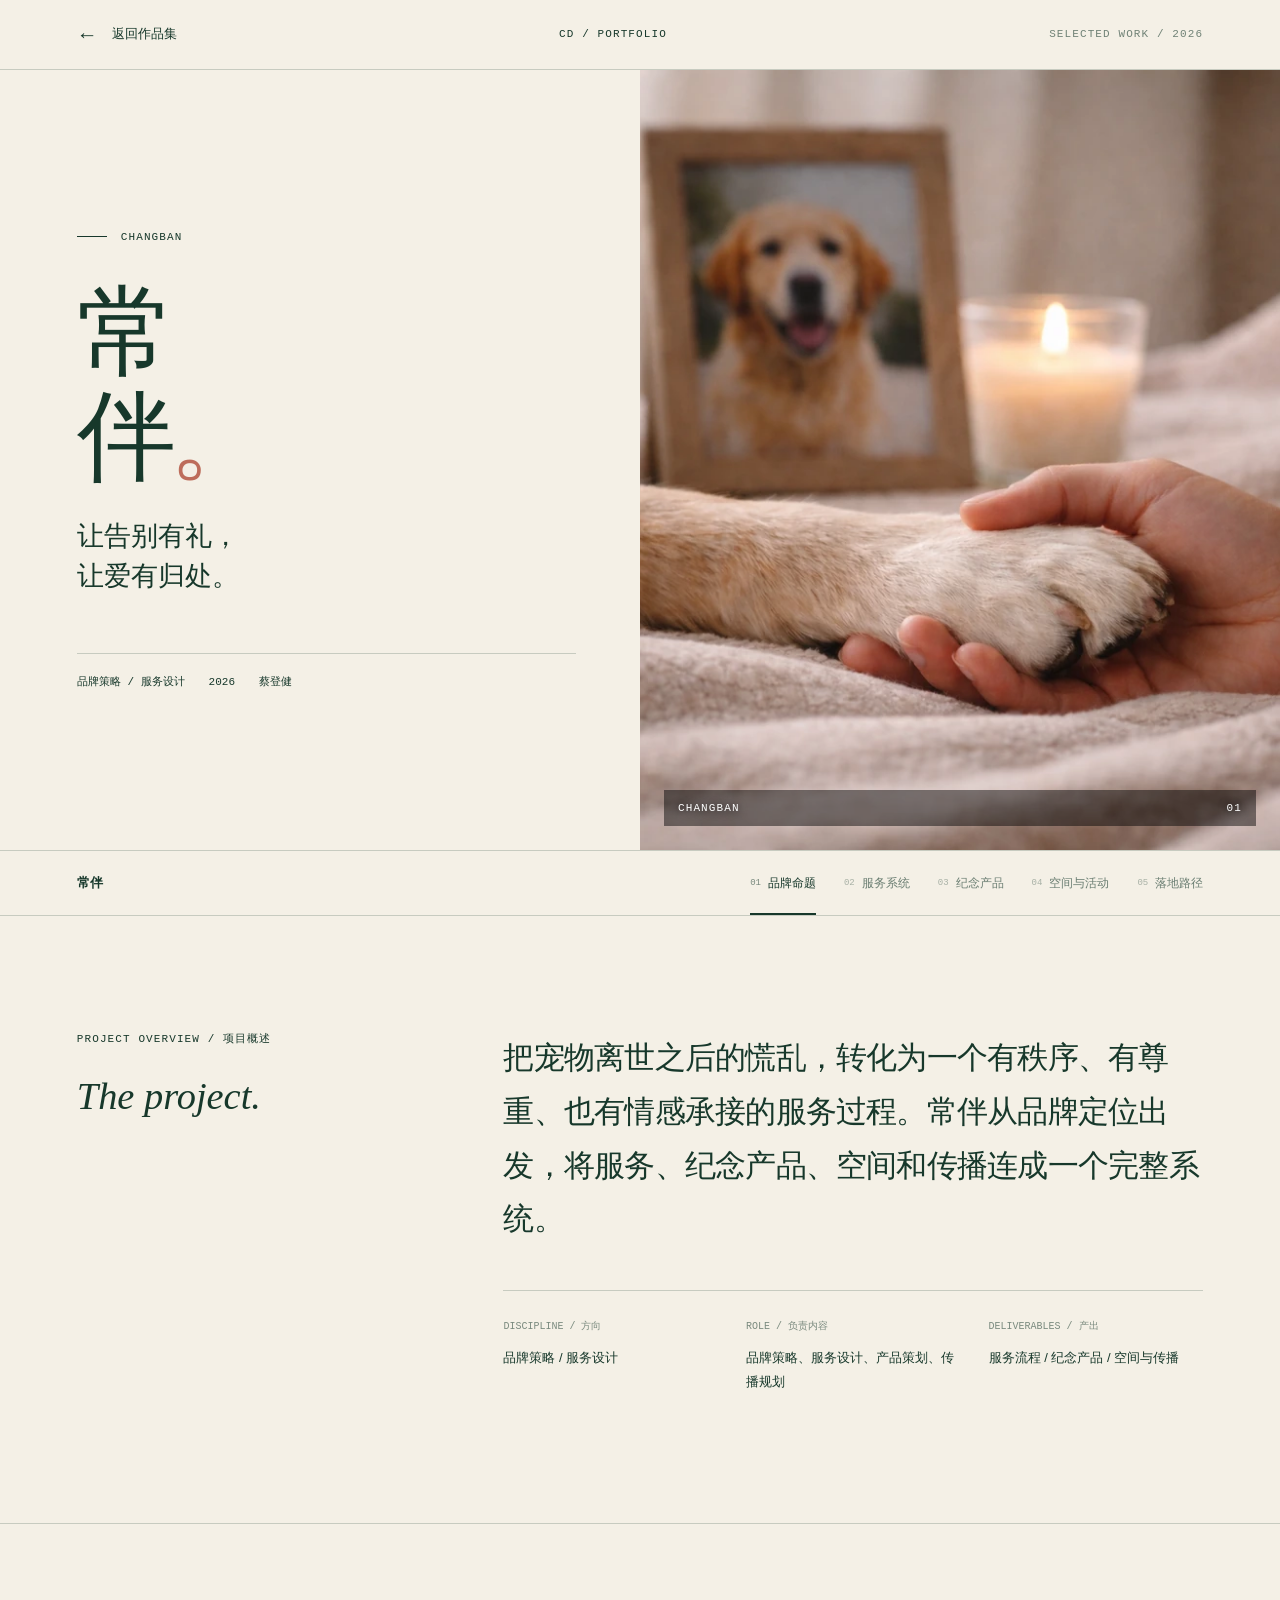
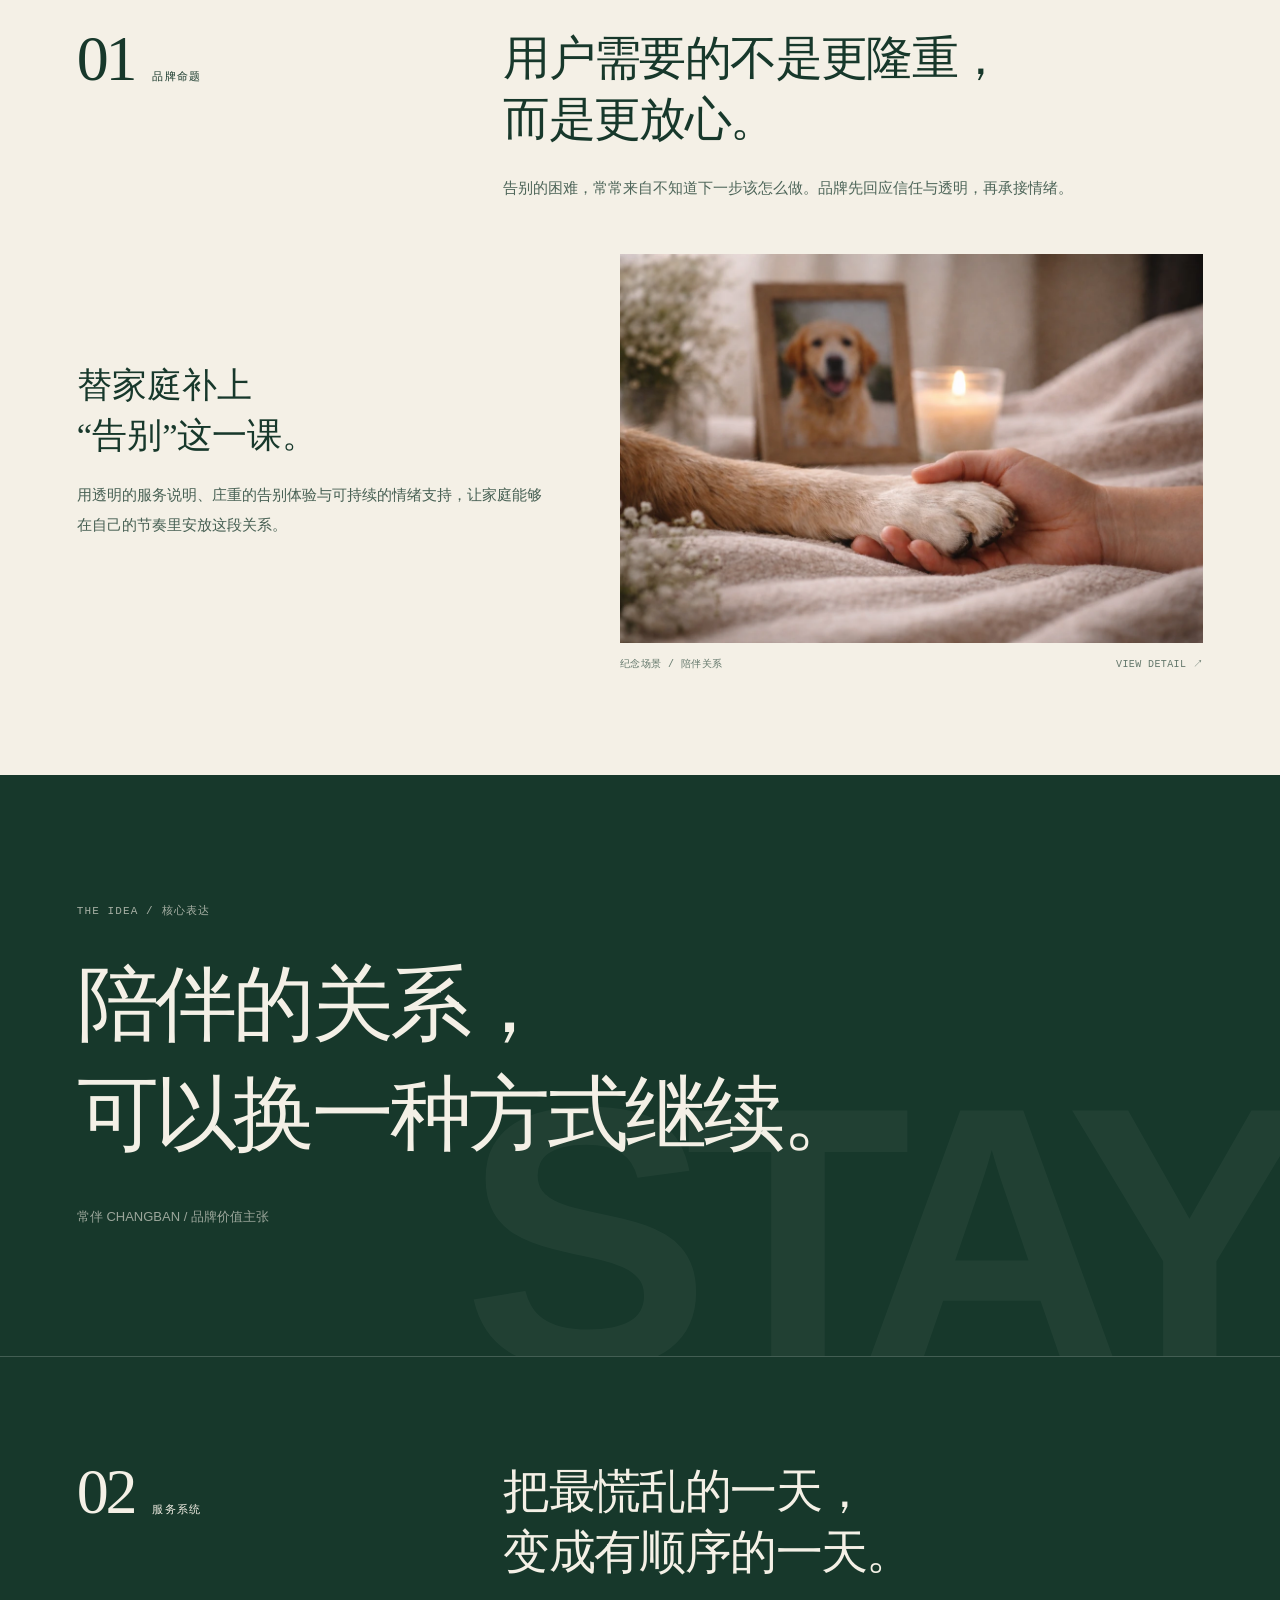
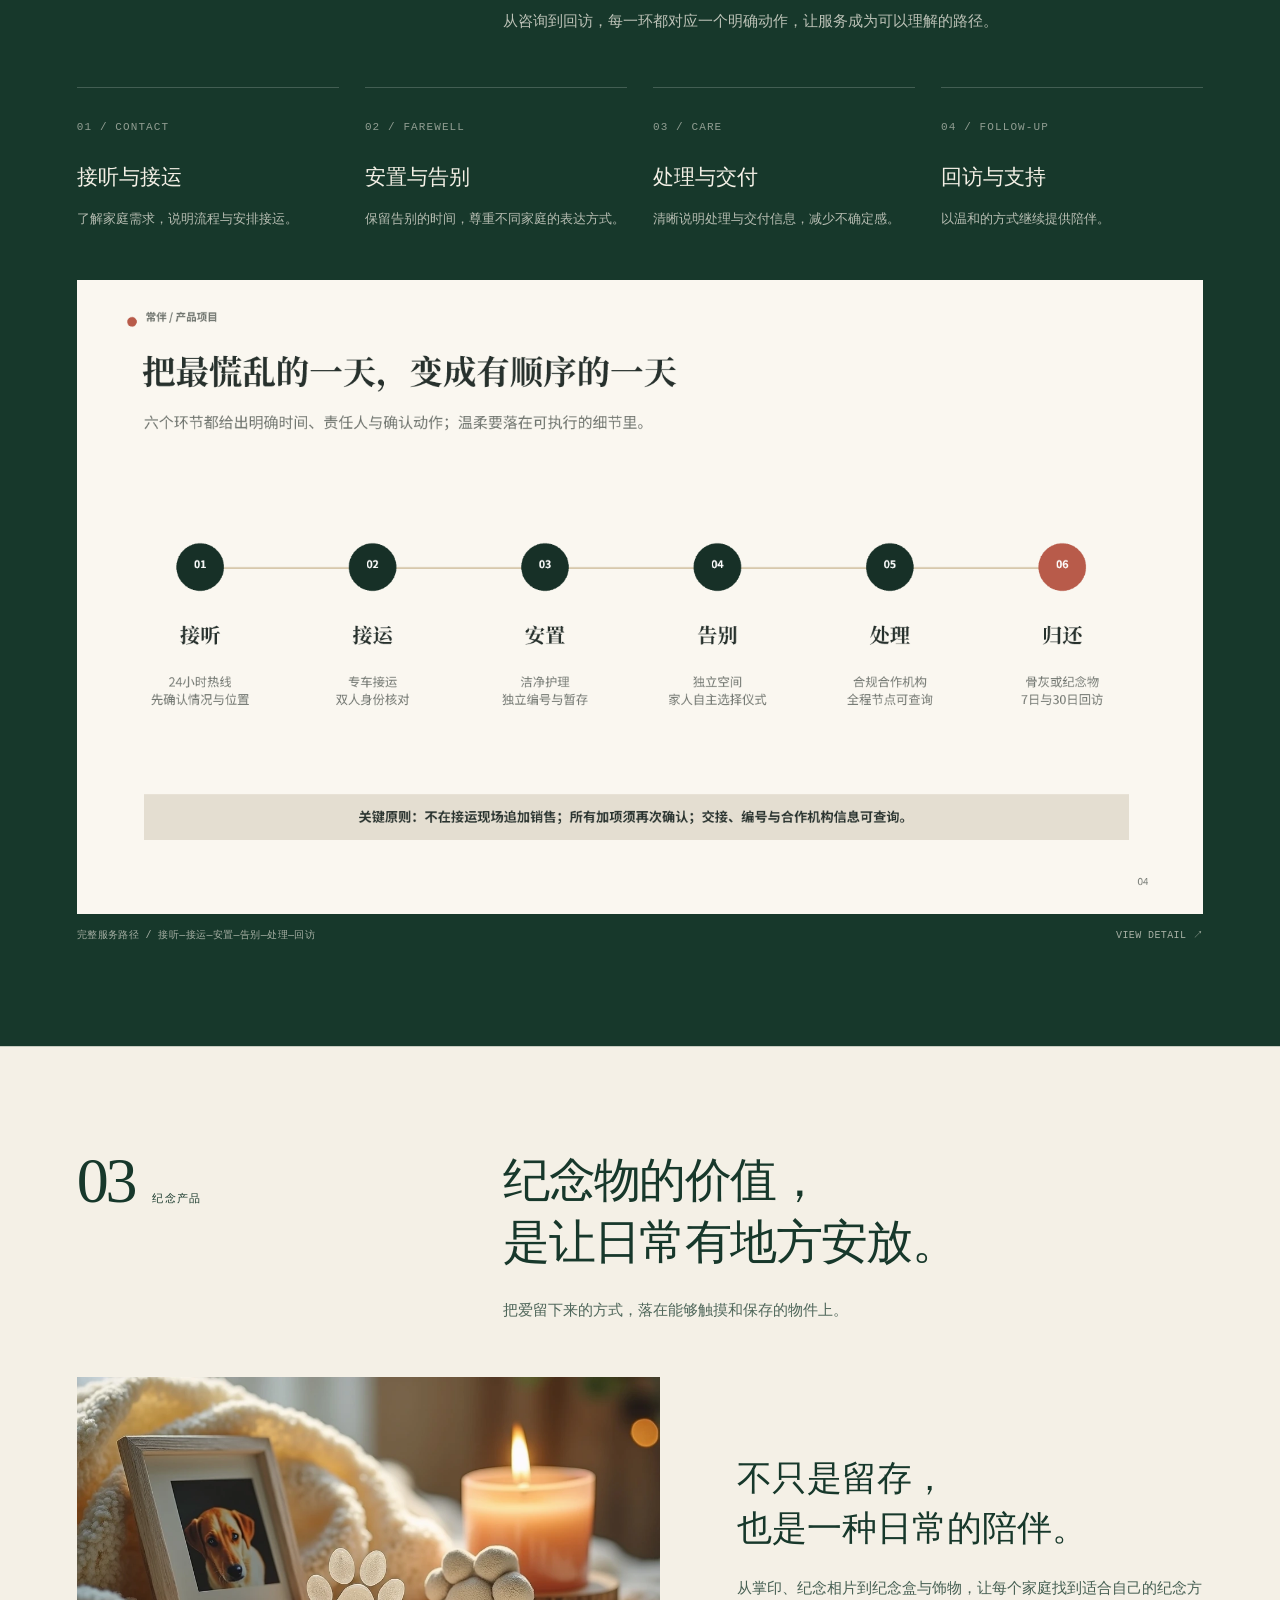
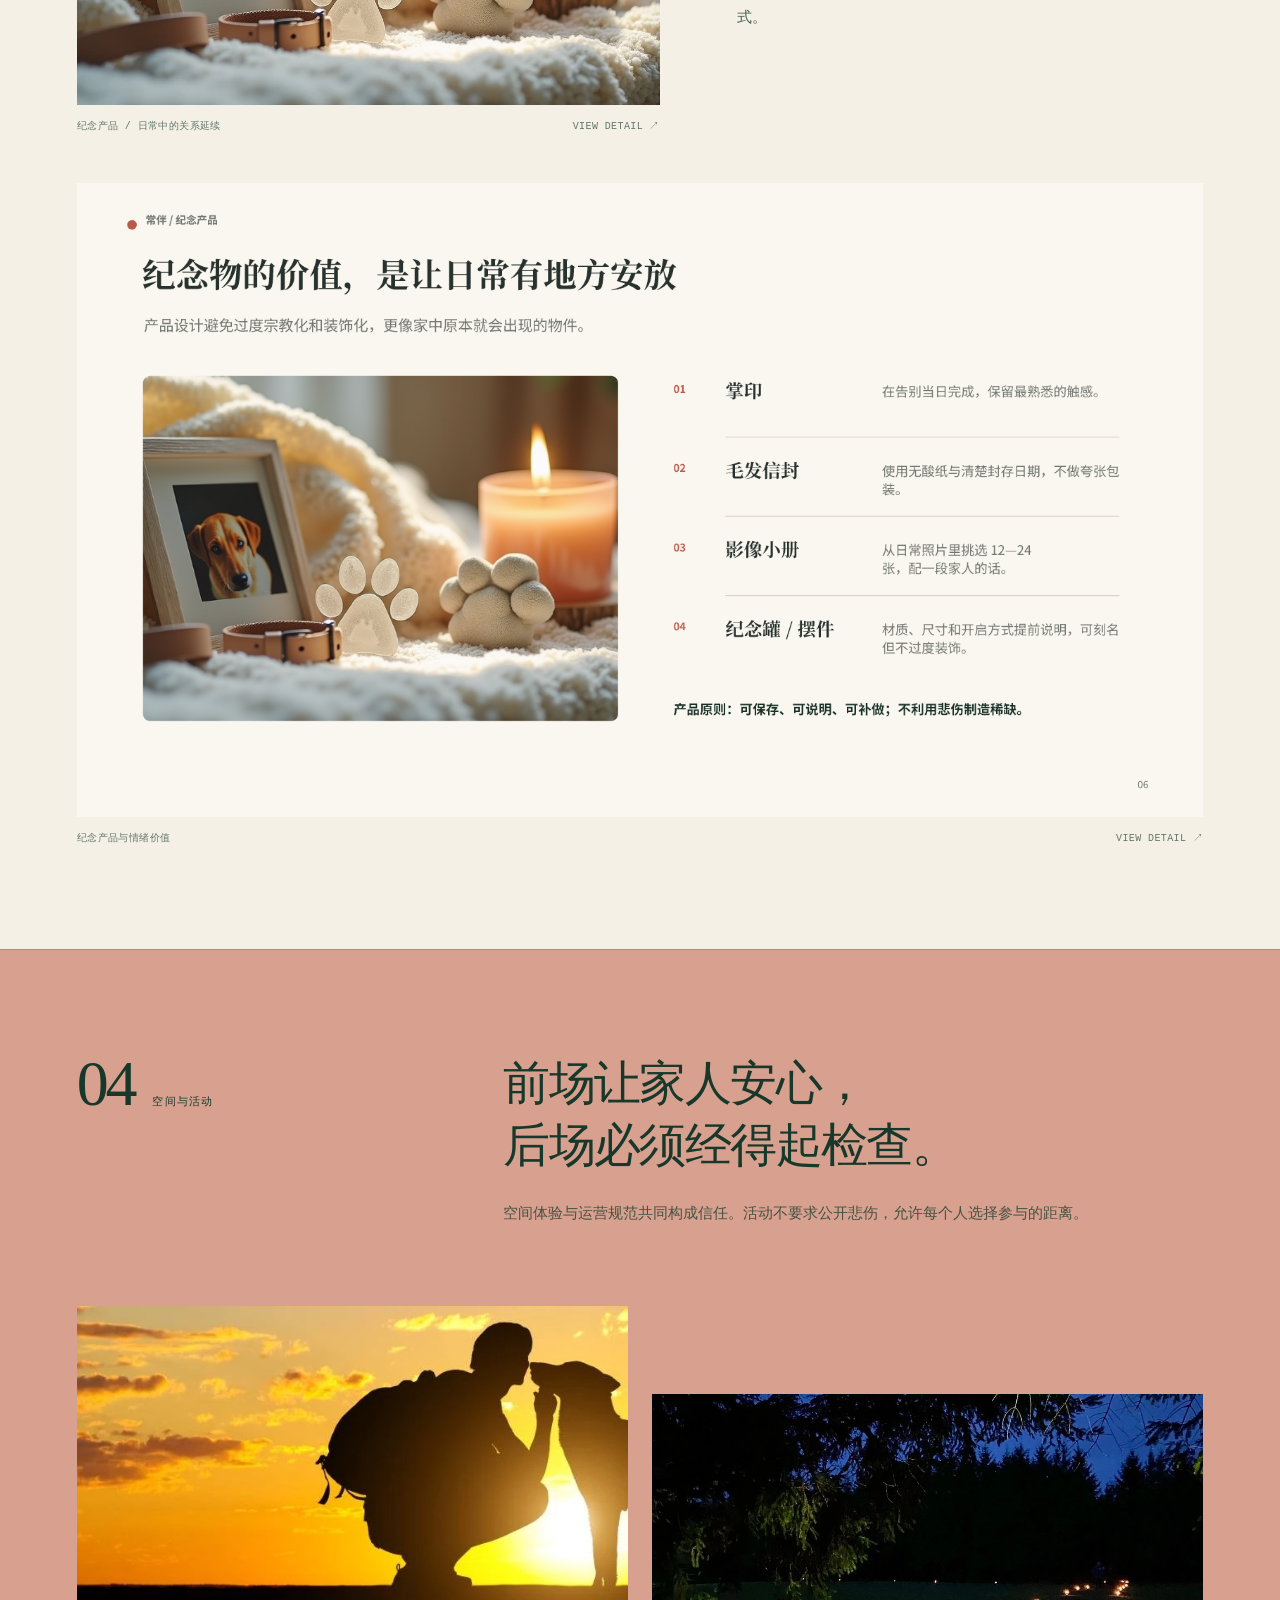
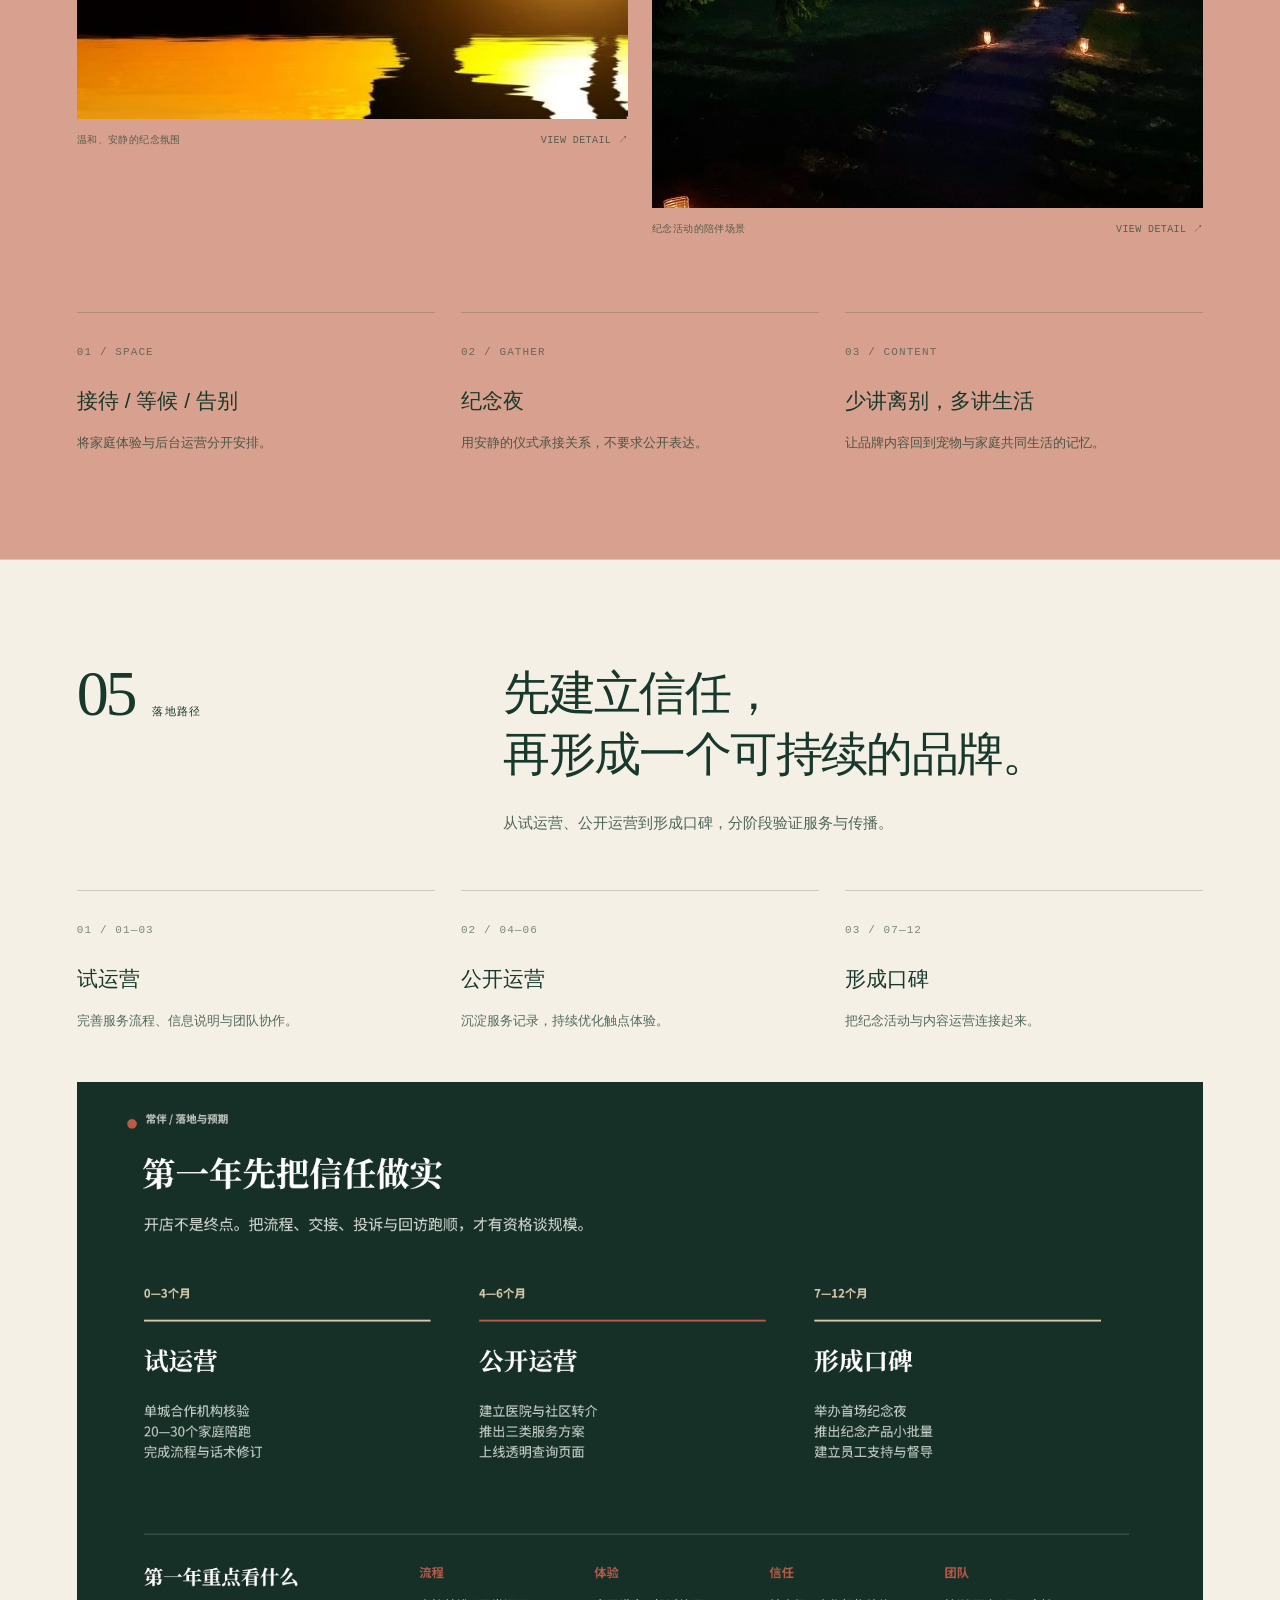
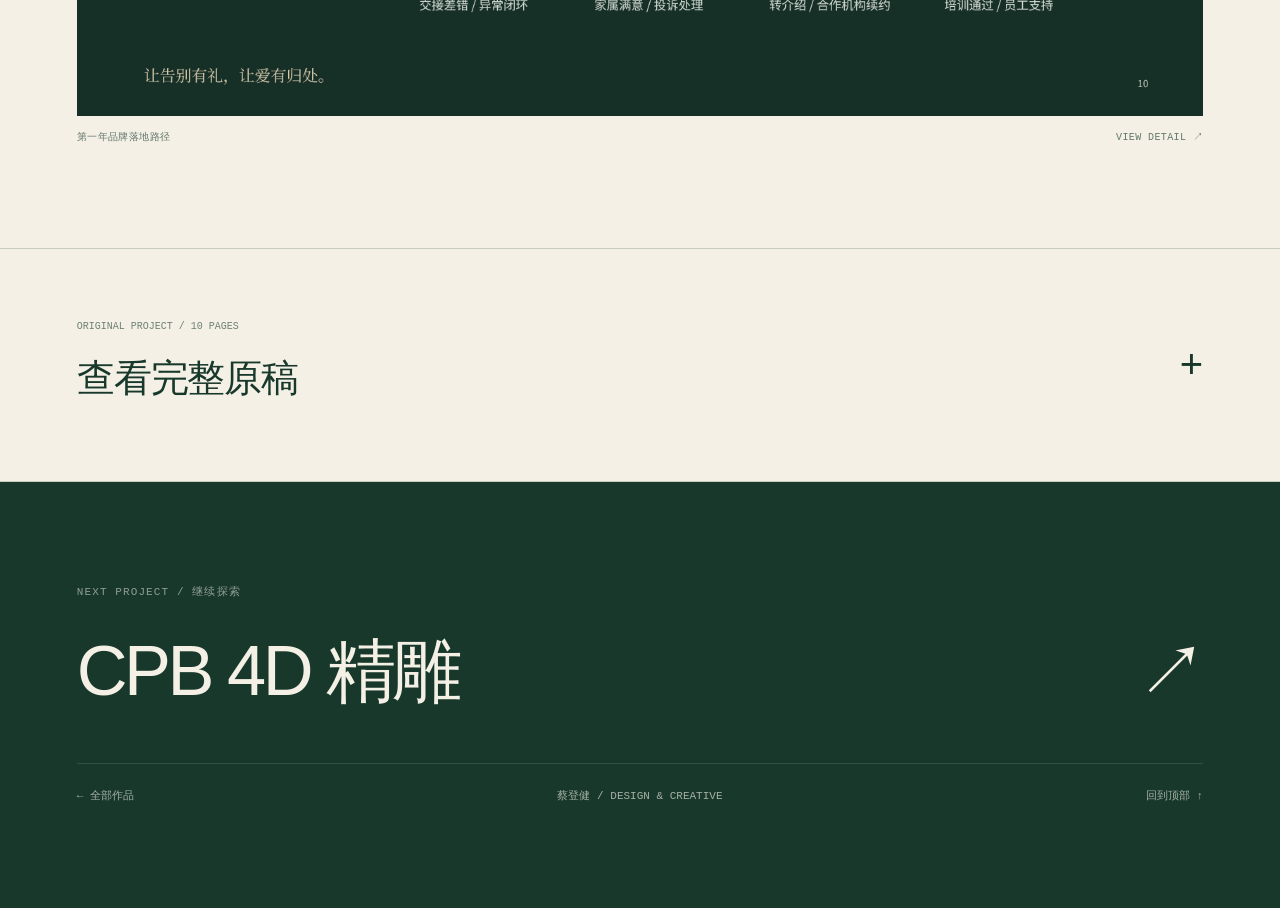
<file: cases/changban.html>
<!doctype html>
<html lang="zh-CN"><head><meta charset="utf-8"><meta name="viewport" content="width=device-width,initial-scale=1"><meta name="description" content="把宠物离世之后的慌乱，转化为一个有秩序、有尊重、也有情感承接的服务过程。常伴从品牌定位出发，将服务、纪念产品、空间和传播连成一个完整系统。"><meta name="theme-color" content="#f4f0e6"><title>常伴 — 蔡登健 Portfolio</title><link rel="stylesheet" href="case.css"><style>:root{--ink:#17382b;--paper:#f4f0e6;--accent:#d8a18f;--deep:#17382b;--on-deep:#f4f0e6}</style><script src="case.js" defer></script></head>
<body><a class="skip" href="#overview">跳至项目内容</a><div class="progress" aria-hidden="true"></div>
<header class="case-top"><a class="back" href="../index.html#work" data-return><b>←</b> 返回作品集</a><a class="micro" href="../index.html">CD / PORTFOLIO</a><span class="micro edition">SELECTED WORK / 2026</span></header>
<main><section class="cover " aria-labelledby="project-title"><div class="cover-copy"><p class="micro">CHANGBAN</p><h1 id="project-title">常<br>伴<span style="color:#bd6d5b">。</span></h1><p class="subtitle">让告别有礼，<br>让爱有归处。</p><div class="cover-meta"><span>品牌策略 / 服务设计</span><span>2026</span><span>蔡登健</span></div></div><div class="cover-visual"><img src="changban-media/farewell.webp" alt="常伴宠物生命纪念场景" fetchpriority="high"><div class="visual-note"><span class="micro">CHANGBAN</span><span class="micro">01</span></div></div></section>
<nav class="case-nav" aria-label="项目章节"><a class="nav-name" href="#project-title">常伴</a><div class="nav-links"><a href="#insight"><span>01</span>品牌命题</a><a href="#service"><span>02</span>服务系统</a><a href="#memory"><span>03</span>纪念产品</a><a href="#experience"><span>04</span>空间与活动</a><a href="#roadmap"><span>05</span>落地路径</a></div></nav>
<section class="intro" id="overview"><div><span class="kicker micro">PROJECT OVERVIEW / 项目概述</span><p class="label-title">The project.</p></div><div class="intro-body"><p>把宠物离世之后的慌乱，转化为一个有秩序、有尊重、也有情感承接的服务过程。常伴从品牌定位出发，将服务、纪念产品、空间和传播连成一个完整系统。</p><dl class="project-facts"><div><dt>DISCIPLINE / 方向</dt><dd>品牌策略 / 服务设计</dd></div><div><dt>ROLE / 负责内容</dt><dd>品牌策略、服务设计、产品策划、传播规划</dd></div><div><dt>DELIVERABLES / 产出</dt><dd>服务流程 / 纪念产品 / 空间与传播</dd></div></dl></div></section>
<section class="chapter " id="insight"><div class="chapter-head"><div class="chapter-label"><b>01</b><span>品牌命题</span></div><div class="chapter-heading"><h2>用户需要的不是更隆重，<br>而是更放心。</h2><p>告别的困难，常常来自不知道下一步该怎么做。品牌先回应信任与透明，再承接情绪。</p></div></div><div class="chapter-body split reverse"><figure class="editorial-image"><button class="image-button" type="button" data-image="changban-media/farewell.webp" aria-label="放大查看：纪念场景 / 陪伴关系"><img src="changban-media/farewell.webp" alt="纪念场景 / 陪伴关系" class="" loading="lazy" decoding="async"></button><figcaption><span>纪念场景 / 陪伴关系</span><span>VIEW DETAIL ↗</span></figcaption></figure><div class="text-block"><h3>替家庭补上<br>“告别”这一课。</h3><p>用透明的服务说明、庄重的告别体验与可持续的情绪支持，让家庭能够在自己的节奏里安放这段关系。</p><div class="roles"></div></div></div></section><aside class="statement" data-word="STAY"><div class="micro">THE IDEA / 核心表达</div><p>陪伴的关系，<br>可以换一种方式继续。</p><div class="statement-note">常伴 CHANGBAN / 品牌价值主张</div></aside><section class="chapter dark" id="service"><div class="chapter-head"><div class="chapter-label"><b>02</b><span>服务系统</span></div><div class="chapter-heading"><h2>把最慌乱的一天，<br>变成有顺序的一天。</h2><p>从咨询到回访，每一环都对应一个明确动作，让服务成为可以理解的路径。</p></div></div><div class="process" style="--steps:4"><div class="process-step"><span class="micro">01 / CONTACT</span><h3>接听与接运</h3><p>了解家庭需求，说明流程与安排接运。</p></div><div class="process-step"><span class="micro">02 / FAREWELL</span><h3>安置与告别</h3><p>保留告别的时间，尊重不同家庭的表达方式。</p></div><div class="process-step"><span class="micro">03 / CARE</span><h3>处理与交付</h3><p>清晰说明处理与交付信息，减少不确定感。</p></div><div class="process-step"><span class="micro">04 / FOLLOW-UP</span><h3>回访与支持</h3><p>以温和的方式继续提供陪伴。</p></div></div><figure class="editorial-image"><button class="image-button" type="button" data-image="../assets/planning/changban/slide-4.png" aria-label="放大查看：完整服务路径 / 接听—接运—安置—告别—处理—回访"><img src="../assets/planning/changban/slide-4.png" alt="完整服务路径 / 接听—接运—安置—告别—处理—回访" class="" loading="lazy" decoding="async"></button><figcaption><span>完整服务路径 / 接听—接运—安置—告别—处理—回访</span><span>VIEW DETAIL ↗</span></figcaption></figure></section><section class="chapter " id="memory"><div class="chapter-head"><div class="chapter-label"><b>03</b><span>纪念产品</span></div><div class="chapter-heading"><h2>纪念物的价值，<br>是让日常有地方安放。</h2><p>把爱留下来的方式，落在能够触摸和保存的物件上。</p></div></div><div class="chapter-body split"><figure class="editorial-image"><button class="image-button" type="button" data-image="changban-media/keepsake.webp" aria-label="放大查看：纪念产品 / 日常中的关系延续"><img src="changban-media/keepsake.webp" alt="纪念产品 / 日常中的关系延续" class="" loading="lazy" decoding="async"></button><figcaption><span>纪念产品 / 日常中的关系延续</span><span>VIEW DETAIL ↗</span></figcaption></figure><div class="text-block"><h3>不只是留存，<br>也是一种日常的陪伴。</h3><p>从掌印、纪念相片到纪念盒与饰物，让每个家庭找到适合自己的纪念方式。</p><div class="roles"></div></div></div><figure class="editorial-image"><button class="image-button" type="button" data-image="../assets/planning/changban/slide-6.png" aria-label="放大查看：纪念产品与情绪价值"><img src="../assets/planning/changban/slide-6.png" alt="纪念产品与情绪价值" class="" loading="lazy" decoding="async"></button><figcaption><span>纪念产品与情绪价值</span><span>VIEW DETAIL ↗</span></figcaption></figure></section><section class="chapter accent" id="experience"><div class="chapter-head"><div class="chapter-label"><b>04</b><span>空间与活动</span></div><div class="chapter-heading"><h2>前场让家人安心，<br>后场必须经得起检查。</h2><p>空间体验与运营规范共同构成信任。活动不要求公开悲伤，允许每个人选择参与的距离。</p></div></div><div class="visual-pair offset"><figure class="editorial-image"><button class="image-button" type="button" data-image="changban-media/sunset.webp" aria-label="放大查看：温和、安静的纪念氛围"><img src="changban-media/sunset.webp" alt="温和、安静的纪念氛围" class="photo" loading="lazy" decoding="async"></button><figcaption><span>温和、安静的纪念氛围</span><span>VIEW DETAIL ↗</span></figcaption></figure><figure class="editorial-image"><button class="image-button" type="button" data-image="changban-media/walk.webp" aria-label="放大查看：纪念活动的陪伴场景"><img src="changban-media/walk.webp" alt="纪念活动的陪伴场景" class="photo" loading="lazy" decoding="async"></button><figcaption><span>纪念活动的陪伴场景</span><span>VIEW DETAIL ↗</span></figcaption></figure></div><div class="process" style="--steps:3"><div class="process-step"><span class="micro">01 / SPACE</span><h3>接待 / 等候 / 告别</h3><p>将家庭体验与后台运营分开安排。</p></div><div class="process-step"><span class="micro">02 / GATHER</span><h3>纪念夜</h3><p>用安静的仪式承接关系，不要求公开表达。</p></div><div class="process-step"><span class="micro">03 / CONTENT</span><h3>少讲离别，多讲生活</h3><p>让品牌内容回到宠物与家庭共同生活的记忆。</p></div></div></section><section class="chapter " id="roadmap"><div class="chapter-head"><div class="chapter-label"><b>05</b><span>落地路径</span></div><div class="chapter-heading"><h2>先建立信任，<br>再形成一个可持续的品牌。</h2><p>从试运营、公开运营到形成口碑，分阶段验证服务与传播。</p></div></div><div class="process" style="--steps:3"><div class="process-step"><span class="micro">01 / 01—03</span><h3>试运营</h3><p>完善服务流程、信息说明与团队协作。</p></div><div class="process-step"><span class="micro">02 / 04—06</span><h3>公开运营</h3><p>沉淀服务记录，持续优化触点体验。</p></div><div class="process-step"><span class="micro">03 / 07—12</span><h3>形成口碑</h3><p>把纪念活动与内容运营连接起来。</p></div></div><figure class="editorial-image"><button class="image-button" type="button" data-image="../assets/planning/changban/slide-10.png" aria-label="放大查看：第一年品牌落地路径"><img src="../assets/planning/changban/slide-10.png" alt="第一年品牌落地路径" class="" loading="lazy" decoding="async"></button><figcaption><span>第一年品牌落地路径</span><span>VIEW DETAIL ↗</span></figcaption></figure></section><section class="archive"><details><summary><div><small>ORIGINAL PROJECT / 10 PAGES</small><strong>查看完整原稿</strong></div></summary><p class="archive-note">保留原有方案的全部页面。点击图片可放大查看细节。</p><div class="archive-pages"><figure class="editorial-image"><button class="image-button" type="button" data-image="../assets/planning/changban/slide-1.png" aria-label="放大原稿第 1 页"><img data-src="../assets/planning/changban/slide-1.png" alt="常伴原稿第 1 页" loading="lazy"></button><figcaption><span>常伴</span><span>01 / 10</span></figcaption></figure><figure class="editorial-image"><button class="image-button" type="button" data-image="../assets/planning/changban/slide-2.png" aria-label="放大原稿第 2 页"><img data-src="../assets/planning/changban/slide-2.png" alt="常伴原稿第 2 页" loading="lazy"></button><figcaption><span>常伴</span><span>02 / 10</span></figcaption></figure><figure class="editorial-image"><button class="image-button" type="button" data-image="../assets/planning/changban/slide-3.png" aria-label="放大原稿第 3 页"><img data-src="../assets/planning/changban/slide-3.png" alt="常伴原稿第 3 页" loading="lazy"></button><figcaption><span>常伴</span><span>03 / 10</span></figcaption></figure><figure class="editorial-image"><button class="image-button" type="button" data-image="../assets/planning/changban/slide-4.png" aria-label="放大原稿第 4 页"><img data-src="../assets/planning/changban/slide-4.png" alt="常伴原稿第 4 页" loading="lazy"></button><figcaption><span>常伴</span><span>04 / 10</span></figcaption></figure><figure class="editorial-image"><button class="image-button" type="button" data-image="../assets/planning/changban/slide-5.png" aria-label="放大原稿第 5 页"><img data-src="../assets/planning/changban/slide-5.png" alt="常伴原稿第 5 页" loading="lazy"></button><figcaption><span>常伴</span><span>05 / 10</span></figcaption></figure><figure class="editorial-image"><button class="image-button" type="button" data-image="../assets/planning/changban/slide-6.png" aria-label="放大原稿第 6 页"><img data-src="../assets/planning/changban/slide-6.png" alt="常伴原稿第 6 页" loading="lazy"></button><figcaption><span>常伴</span><span>06 / 10</span></figcaption></figure><figure class="editorial-image"><button class="image-button" type="button" data-image="../assets/planning/changban/slide-7.png" aria-label="放大原稿第 7 页"><img data-src="../assets/planning/changban/slide-7.png" alt="常伴原稿第 7 页" loading="lazy"></button><figcaption><span>常伴</span><span>07 / 10</span></figcaption></figure><figure class="editorial-image"><button class="image-button" type="button" data-image="../assets/planning/changban/slide-8.png" aria-label="放大原稿第 8 页"><img data-src="../assets/planning/changban/slide-8.png" alt="常伴原稿第 8 页" loading="lazy"></button><figcaption><span>常伴</span><span>08 / 10</span></figcaption></figure><figure class="editorial-image"><button class="image-button" type="button" data-image="../assets/planning/changban/slide-9.png" aria-label="放大原稿第 9 页"><img data-src="../assets/planning/changban/slide-9.png" alt="常伴原稿第 9 页" loading="lazy"></button><figcaption><span>常伴</span><span>09 / 10</span></figcaption></figure><figure class="editorial-image"><button class="image-button" type="button" data-image="../assets/planning/changban/slide-10.png" aria-label="放大原稿第 10 页"><img data-src="../assets/planning/changban/slide-10.png" alt="常伴原稿第 10 页" loading="lazy"></button><figcaption><span>常伴</span><span>10 / 10</span></figcaption></figure></div></details></section></main>
<footer class="case-end"><p class="micro">NEXT PROJECT / 继续探索</p><a class="next-case" href="cpb.html"><span>CPB 4D 精雕</span><span aria-hidden="true">↗</span></a><div class="end-meta"><a href="../index.html#work">← 全部作品</a><span>蔡登健 / DESIGN & CREATIVE</span><a href="#project-title">回到顶部 ↑</a></div></footer>
<dialog class="lightbox" aria-label="作品大图"><div class="lightbox-toolbar"><p></p><button type="button" autofocus>关闭 ×</button></div><div class="lightbox-stage"><img alt=""></div></dialog></body></html>
</file>
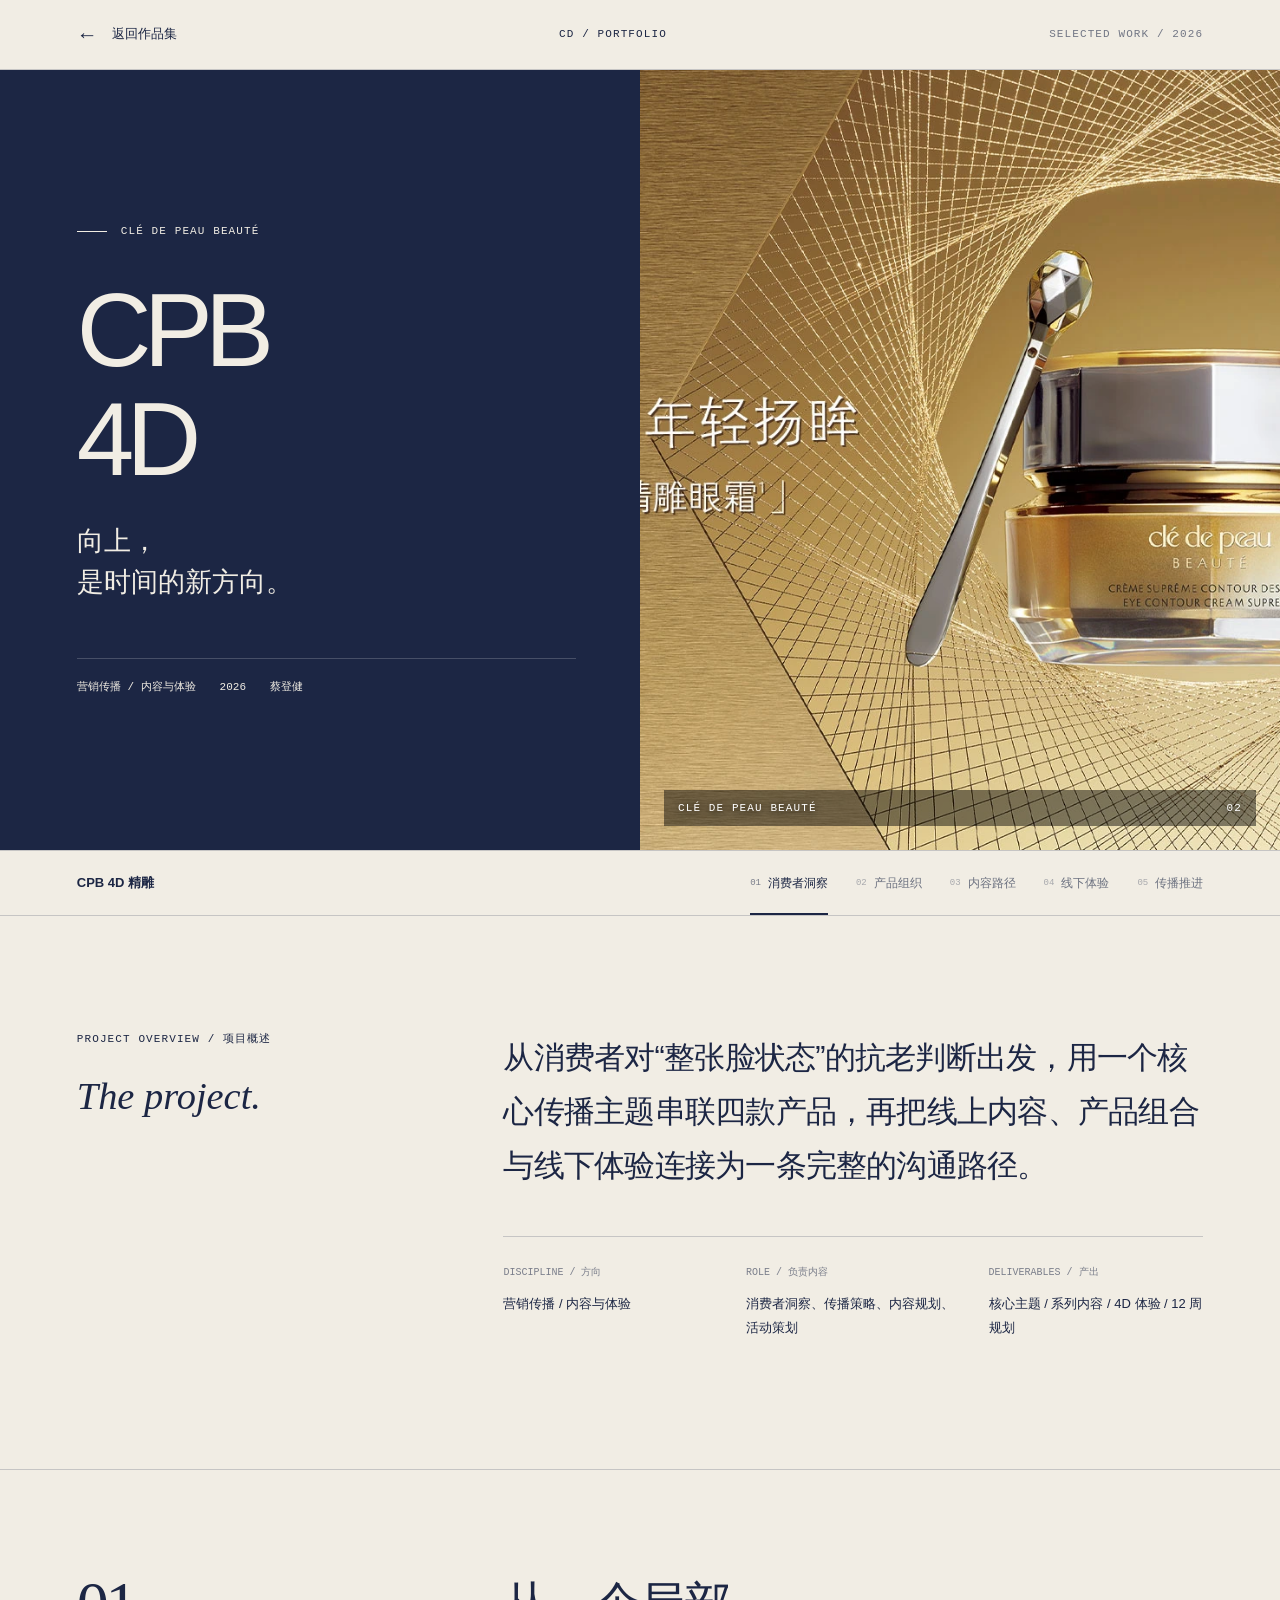
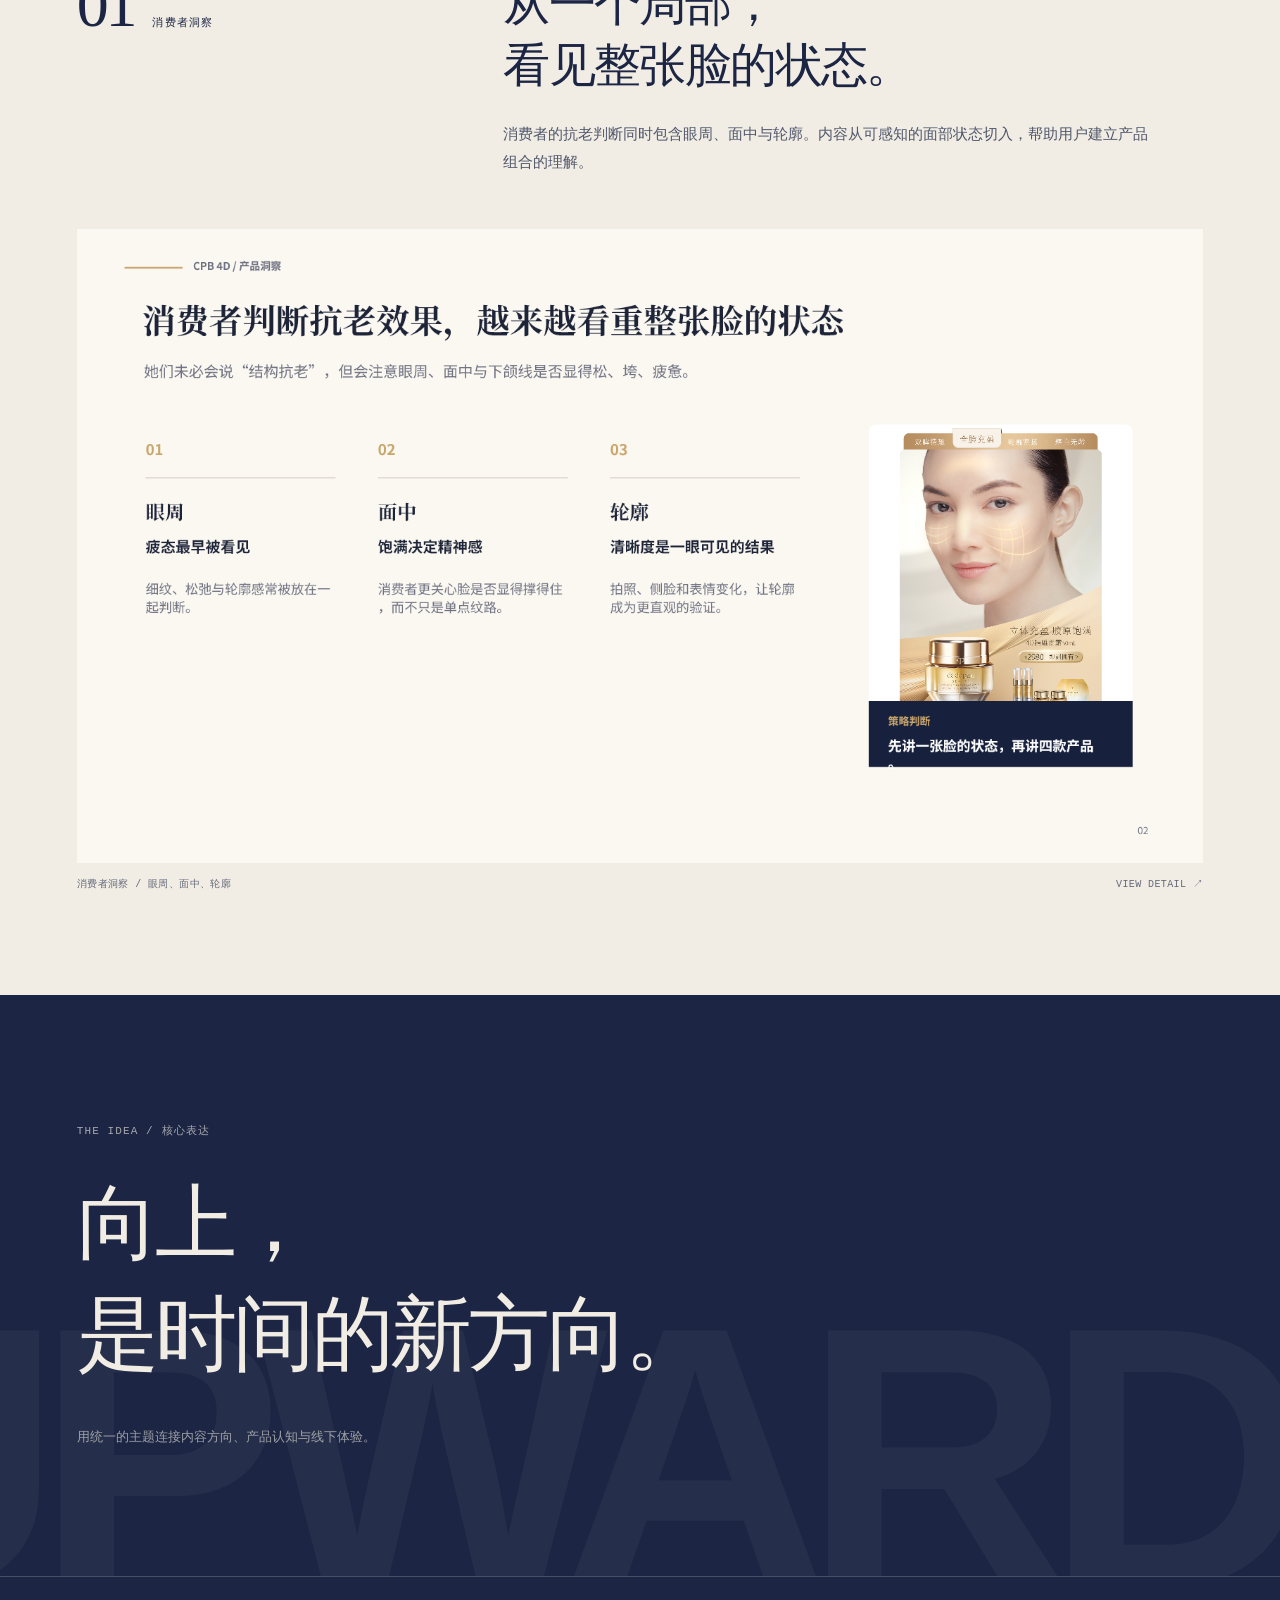
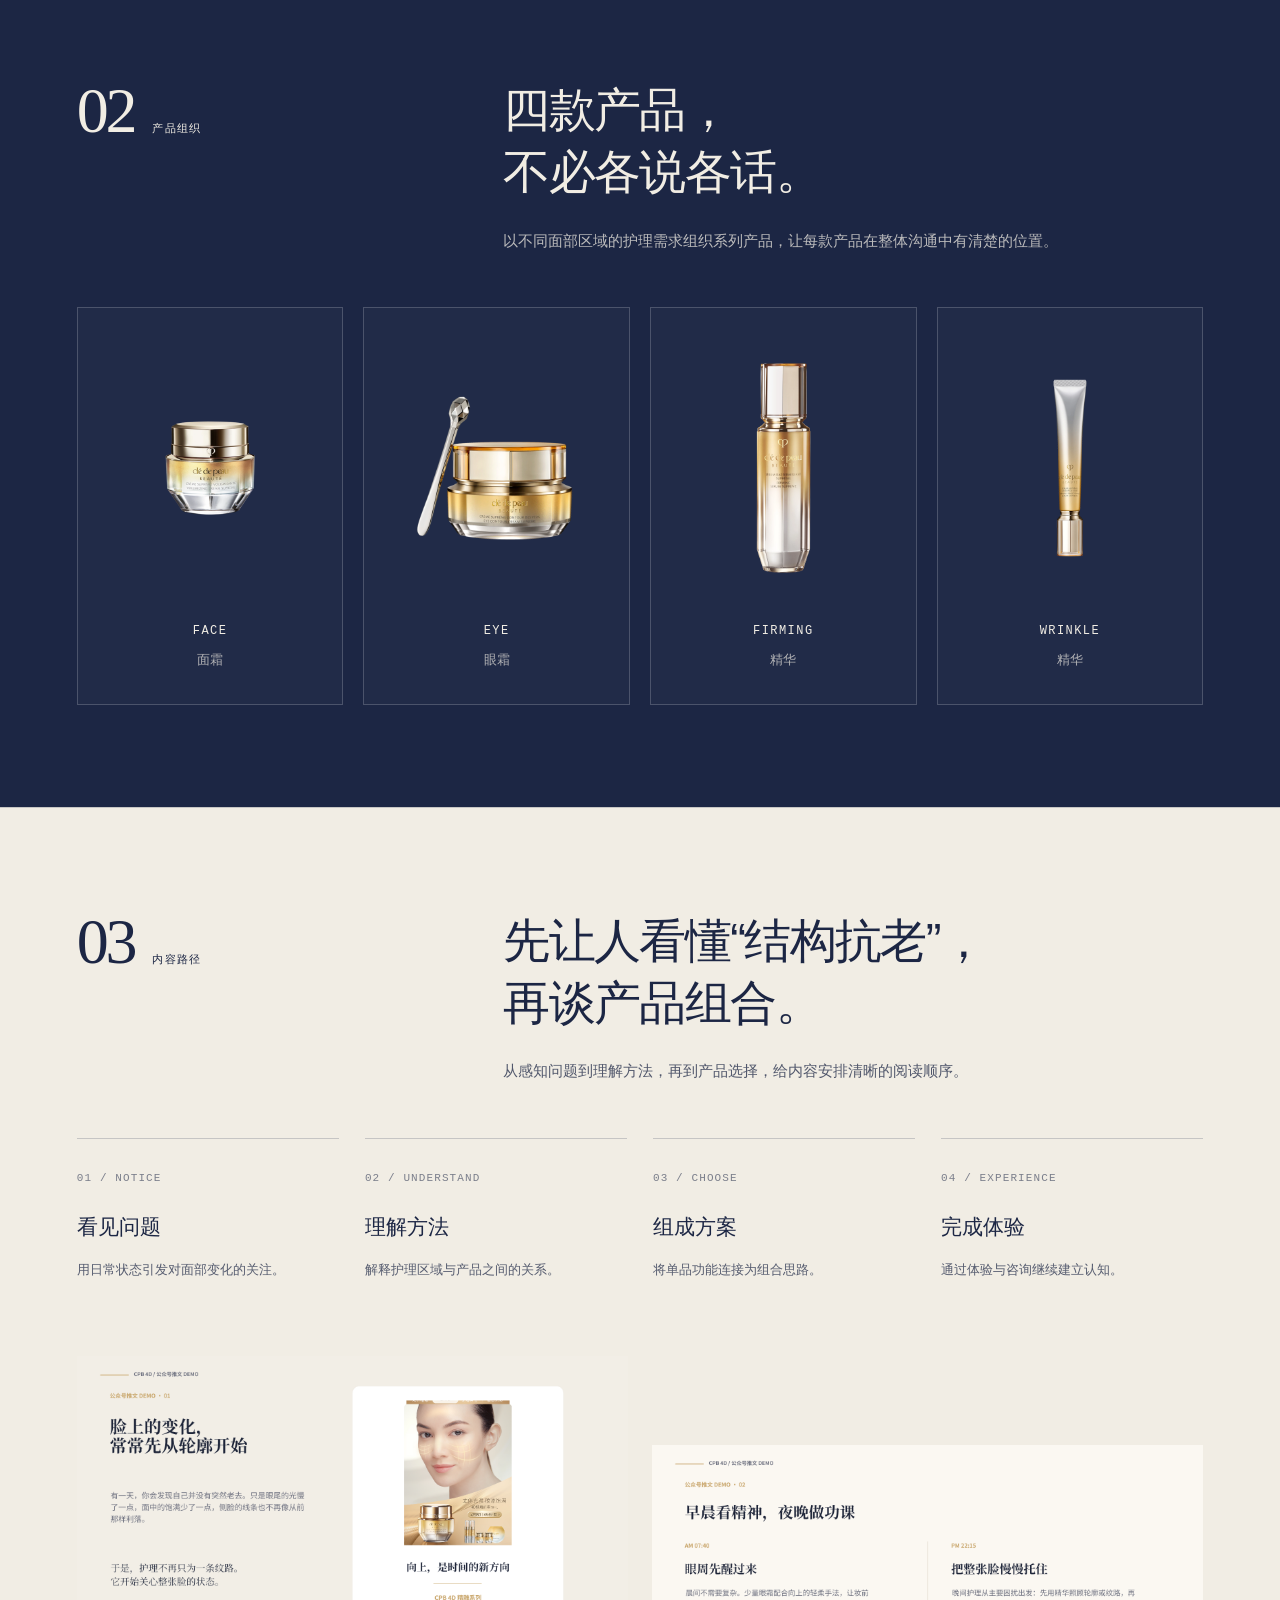
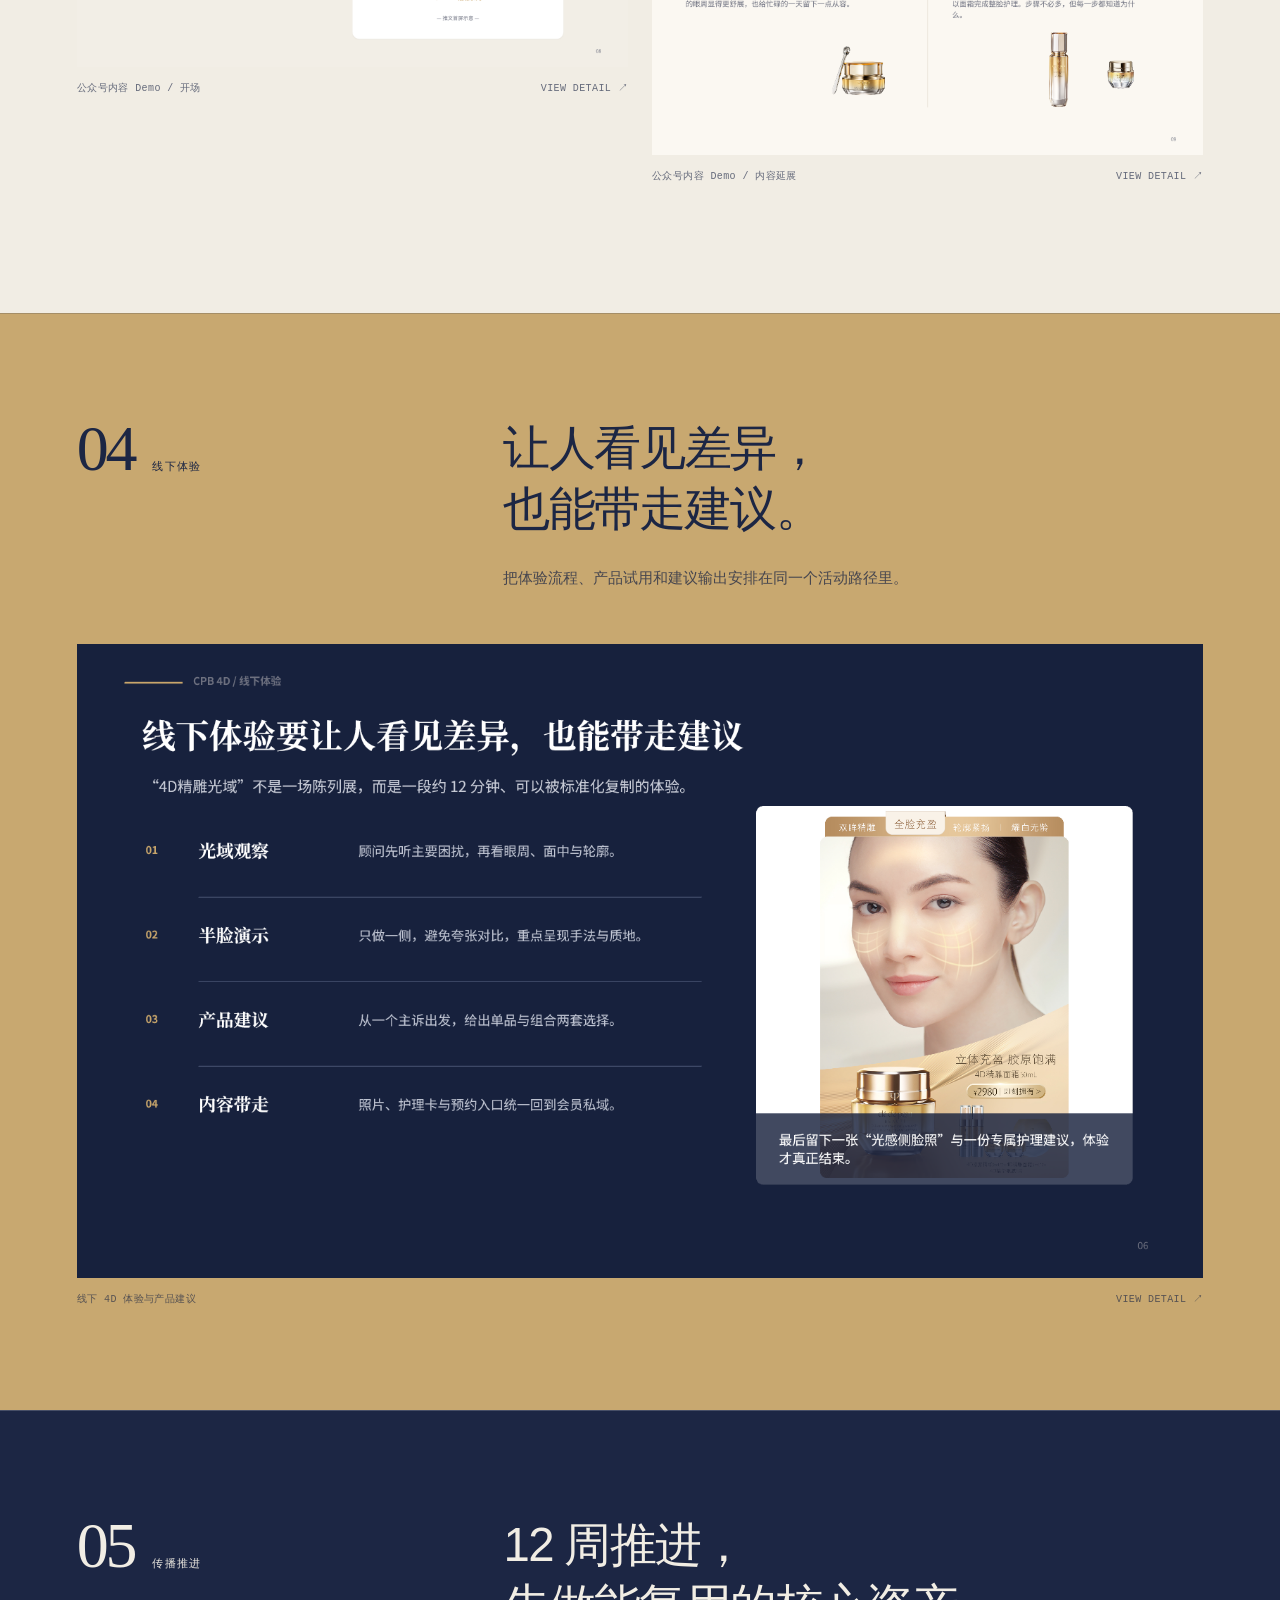
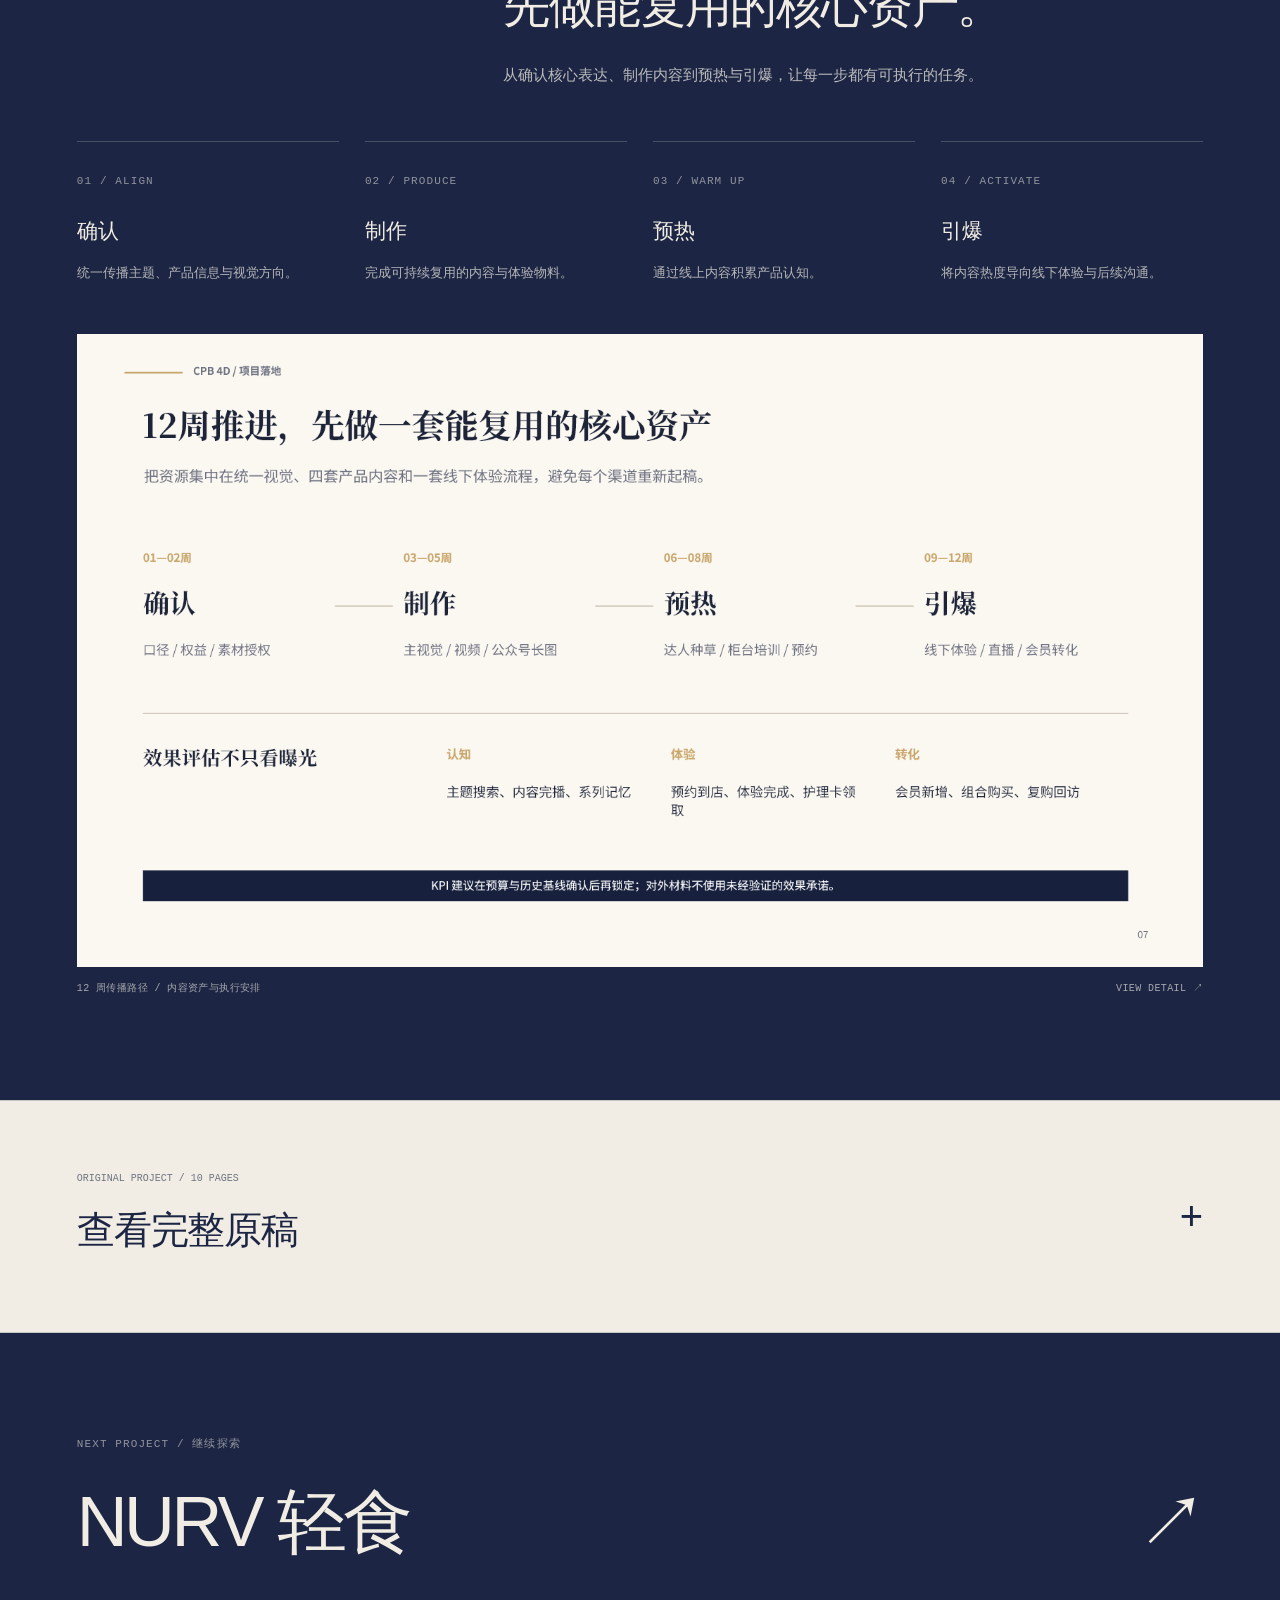
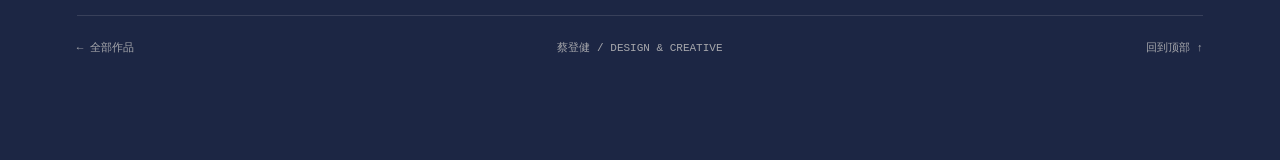
<file: cases/cpb.html>
<!doctype html>
<html lang="zh-CN"><head><meta charset="utf-8"><meta name="viewport" content="width=device-width,initial-scale=1"><meta name="description" content="从消费者对“整张脸状态”的抗老判断出发，用一个核心传播主题串联四款产品，再把线上内容、产品组合与线下体验连接为一条完整的沟通路径。"><meta name="theme-color" content="#f1ede4"><title>CPB 4D 精雕 — 蔡登健 Portfolio</title><link rel="stylesheet" href="case.css"><style>:root{--ink:#1c2644;--paper:#f1ede4;--accent:#c8a870;--deep:#1c2644;--on-deep:#f1ede4}</style><script src="case.js" defer></script></head>
<body><a class="skip" href="#overview">跳至项目内容</a><div class="progress" aria-hidden="true"></div>
<header class="case-top"><a class="back" href="../index.html#work" data-return><b>←</b> 返回作品集</a><a class="micro" href="../index.html">CD / PORTFOLIO</a><span class="micro edition">SELECTED WORK / 2026</span></header>
<main><section class="cover cpb" aria-labelledby="project-title"><div class="cover-copy"><p class="micro">CLÉ DE PEAU BEAUTÉ</p><h1 id="project-title"><span class="latin">CPB<br>4D</span></h1><p class="subtitle">向上，<br>是时间的新方向。</p><div class="cover-meta"><span>营销传播 / 内容与体验</span><span>2026</span><span>蔡登健</span></div></div><div class="cover-visual"><img src="cpb-media/eye-kv.webp" alt="CPB 4D 精雕系列产品视觉" fetchpriority="high"><div class="visual-note"><span class="micro">CLÉ DE PEAU BEAUTÉ</span><span class="micro">02</span></div></div></section>
<nav class="case-nav" aria-label="项目章节"><a class="nav-name" href="#project-title">CPB 4D 精雕</a><div class="nav-links"><a href="#insight"><span>01</span>消费者洞察</a><a href="#products"><span>02</span>产品组织</a><a href="#content"><span>03</span>内容路径</a><a href="#activation"><span>04</span>线下体验</a><a href="#roadmap"><span>05</span>传播推进</a></div></nav>
<section class="intro" id="overview"><div><span class="kicker micro">PROJECT OVERVIEW / 项目概述</span><p class="label-title">The project.</p></div><div class="intro-body"><p>从消费者对“整张脸状态”的抗老判断出发，用一个核心传播主题串联四款产品，再把线上内容、产品组合与线下体验连接为一条完整的沟通路径。</p><dl class="project-facts"><div><dt>DISCIPLINE / 方向</dt><dd>营销传播 / 内容与体验</dd></div><div><dt>ROLE / 负责内容</dt><dd>消费者洞察、传播策略、内容规划、活动策划</dd></div><div><dt>DELIVERABLES / 产出</dt><dd>核心主题 / 系列内容 / 4D 体验 / 12 周规划</dd></div></dl></div></section>
<section class="chapter " id="insight"><div class="chapter-head"><div class="chapter-label"><b>01</b><span>消费者洞察</span></div><div class="chapter-heading"><h2>从一个局部，<br>看见整张脸的状态。</h2><p>消费者的抗老判断同时包含眼周、面中与轮廓。内容从可感知的面部状态切入，帮助用户建立产品组合的理解。</p></div></div><figure class="editorial-image"><button class="image-button" type="button" data-image="../assets/planning/cpb-4d/slide-2.png" aria-label="放大查看：消费者洞察 / 眼周、面中、轮廓"><img src="../assets/planning/cpb-4d/slide-2.png" alt="消费者洞察 / 眼周、面中、轮廓" class="" loading="lazy" decoding="async"></button><figcaption><span>消费者洞察 / 眼周、面中、轮廓</span><span>VIEW DETAIL ↗</span></figcaption></figure></section><aside class="statement" data-word="UPWARD"><div class="micro">THE IDEA / 核心表达</div><p>向上，<br>是时间的新方向。</p><div class="statement-note">用统一的主题连接内容方向、产品认知与线下体验。</div></aside><section class="chapter dark" id="products"><div class="chapter-head"><div class="chapter-label"><b>02</b><span>产品组织</span></div><div class="chapter-heading"><h2>四款产品，<br>不必各说各话。</h2><p>以不同面部区域的护理需求组织系列产品，让每款产品在整体沟通中有清楚的位置。</p></div></div><div class="product-lineup"><figure><img src="cpb-media/face-cream.webp" alt="面霜" loading="lazy"><figcaption><strong>FACE</strong><span>面霜</span></figcaption></figure><figure><img src="cpb-media/eye-cream.webp" alt="眼霜" loading="lazy"><figcaption><strong>EYE</strong><span>眼霜</span></figcaption></figure><figure><img src="cpb-media/firming-serum.webp" alt="精华" loading="lazy"><figcaption><strong>FIRMING</strong><span>精华</span></figcaption></figure><figure><img src="cpb-media/wrinkle-serum.webp" alt="精华" loading="lazy"><figcaption><strong>WRINKLE</strong><span>精华</span></figcaption></figure></div></section><section class="chapter " id="content"><div class="chapter-head"><div class="chapter-label"><b>03</b><span>内容路径</span></div><div class="chapter-heading"><h2>先让人看懂“结构抗老”，<br>再谈产品组合。</h2><p>从感知问题到理解方法，再到产品选择，给内容安排清晰的阅读顺序。</p></div></div><div class="process" style="--steps:4"><div class="process-step"><span class="micro">01 / NOTICE</span><h3>看见问题</h3><p>用日常状态引发对面部变化的关注。</p></div><div class="process-step"><span class="micro">02 / UNDERSTAND</span><h3>理解方法</h3><p>解释护理区域与产品之间的关系。</p></div><div class="process-step"><span class="micro">03 / CHOOSE</span><h3>组成方案</h3><p>将单品功能连接为组合思路。</p></div><div class="process-step"><span class="micro">04 / EXPERIENCE</span><h3>完成体验</h3><p>通过体验与咨询继续建立认知。</p></div></div><div class="visual-pair offset"><figure class="editorial-image"><button class="image-button" type="button" data-image="../assets/planning/cpb-4d/slide-8.png" aria-label="放大查看：公众号内容 Demo / 开场"><img src="../assets/planning/cpb-4d/slide-8.png" alt="公众号内容 Demo / 开场" class="" loading="lazy" decoding="async"></button><figcaption><span>公众号内容 Demo / 开场</span><span>VIEW DETAIL ↗</span></figcaption></figure><figure class="editorial-image"><button class="image-button" type="button" data-image="../assets/planning/cpb-4d/slide-9.png" aria-label="放大查看：公众号内容 Demo / 内容延展"><img src="../assets/planning/cpb-4d/slide-9.png" alt="公众号内容 Demo / 内容延展" class="" loading="lazy" decoding="async"></button><figcaption><span>公众号内容 Demo / 内容延展</span><span>VIEW DETAIL ↗</span></figcaption></figure></div></section><section class="chapter accent" id="activation"><div class="chapter-head"><div class="chapter-label"><b>04</b><span>线下体验</span></div><div class="chapter-heading"><h2>让人看见差异，<br>也能带走建议。</h2><p>把体验流程、产品试用和建议输出安排在同一个活动路径里。</p></div></div><figure class="editorial-image"><button class="image-button" type="button" data-image="../assets/planning/cpb-4d/slide-6.png" aria-label="放大查看：线下 4D 体验与产品建议"><img src="../assets/planning/cpb-4d/slide-6.png" alt="线下 4D 体验与产品建议" class="" loading="lazy" decoding="async"></button><figcaption><span>线下 4D 体验与产品建议</span><span>VIEW DETAIL ↗</span></figcaption></figure></section><section class="chapter dark" id="roadmap"><div class="chapter-head"><div class="chapter-label"><b>05</b><span>传播推进</span></div><div class="chapter-heading"><h2>12 周推进，<br>先做能复用的核心资产。</h2><p>从确认核心表达、制作内容到预热与引爆，让每一步都有可执行的任务。</p></div></div><div class="process" style="--steps:4"><div class="process-step"><span class="micro">01 / ALIGN</span><h3>确认</h3><p>统一传播主题、产品信息与视觉方向。</p></div><div class="process-step"><span class="micro">02 / PRODUCE</span><h3>制作</h3><p>完成可持续复用的内容与体验物料。</p></div><div class="process-step"><span class="micro">03 / WARM UP</span><h3>预热</h3><p>通过线上内容积累产品认知。</p></div><div class="process-step"><span class="micro">04 / ACTIVATE</span><h3>引爆</h3><p>将内容热度导向线下体验与后续沟通。</p></div></div><figure class="editorial-image"><button class="image-button" type="button" data-image="../assets/planning/cpb-4d/slide-7.png" aria-label="放大查看：12 周传播路径 / 内容资产与执行安排"><img src="../assets/planning/cpb-4d/slide-7.png" alt="12 周传播路径 / 内容资产与执行安排" class="" loading="lazy" decoding="async"></button><figcaption><span>12 周传播路径 / 内容资产与执行安排</span><span>VIEW DETAIL ↗</span></figcaption></figure></section><section class="archive"><details><summary><div><small>ORIGINAL PROJECT / 10 PAGES</small><strong>查看完整原稿</strong></div></summary><p class="archive-note">保留原有方案的全部页面。点击图片可放大查看细节。</p><div class="archive-pages"><figure class="editorial-image"><button class="image-button" type="button" data-image="../assets/planning/cpb-4d/slide-1.png" aria-label="放大原稿第 1 页"><img data-src="../assets/planning/cpb-4d/slide-1.png" alt="CPB 4D 精雕原稿第 1 页" loading="lazy"></button><figcaption><span>CPB 4D 精雕</span><span>01 / 10</span></figcaption></figure><figure class="editorial-image"><button class="image-button" type="button" data-image="../assets/planning/cpb-4d/slide-2.png" aria-label="放大原稿第 2 页"><img data-src="../assets/planning/cpb-4d/slide-2.png" alt="CPB 4D 精雕原稿第 2 页" loading="lazy"></button><figcaption><span>CPB 4D 精雕</span><span>02 / 10</span></figcaption></figure><figure class="editorial-image"><button class="image-button" type="button" data-image="../assets/planning/cpb-4d/slide-3.png" aria-label="放大原稿第 3 页"><img data-src="../assets/planning/cpb-4d/slide-3.png" alt="CPB 4D 精雕原稿第 3 页" loading="lazy"></button><figcaption><span>CPB 4D 精雕</span><span>03 / 10</span></figcaption></figure><figure class="editorial-image"><button class="image-button" type="button" data-image="../assets/planning/cpb-4d/slide-4.png" aria-label="放大原稿第 4 页"><img data-src="../assets/planning/cpb-4d/slide-4.png" alt="CPB 4D 精雕原稿第 4 页" loading="lazy"></button><figcaption><span>CPB 4D 精雕</span><span>04 / 10</span></figcaption></figure><figure class="editorial-image"><button class="image-button" type="button" data-image="../assets/planning/cpb-4d/slide-5.png" aria-label="放大原稿第 5 页"><img data-src="../assets/planning/cpb-4d/slide-5.png" alt="CPB 4D 精雕原稿第 5 页" loading="lazy"></button><figcaption><span>CPB 4D 精雕</span><span>05 / 10</span></figcaption></figure><figure class="editorial-image"><button class="image-button" type="button" data-image="../assets/planning/cpb-4d/slide-6.png" aria-label="放大原稿第 6 页"><img data-src="../assets/planning/cpb-4d/slide-6.png" alt="CPB 4D 精雕原稿第 6 页" loading="lazy"></button><figcaption><span>CPB 4D 精雕</span><span>06 / 10</span></figcaption></figure><figure class="editorial-image"><button class="image-button" type="button" data-image="../assets/planning/cpb-4d/slide-7.png" aria-label="放大原稿第 7 页"><img data-src="../assets/planning/cpb-4d/slide-7.png" alt="CPB 4D 精雕原稿第 7 页" loading="lazy"></button><figcaption><span>CPB 4D 精雕</span><span>07 / 10</span></figcaption></figure><figure class="editorial-image"><button class="image-button" type="button" data-image="../assets/planning/cpb-4d/slide-8.png" aria-label="放大原稿第 8 页"><img data-src="../assets/planning/cpb-4d/slide-8.png" alt="CPB 4D 精雕原稿第 8 页" loading="lazy"></button><figcaption><span>CPB 4D 精雕</span><span>08 / 10</span></figcaption></figure><figure class="editorial-image"><button class="image-button" type="button" data-image="../assets/planning/cpb-4d/slide-9.png" aria-label="放大原稿第 9 页"><img data-src="../assets/planning/cpb-4d/slide-9.png" alt="CPB 4D 精雕原稿第 9 页" loading="lazy"></button><figcaption><span>CPB 4D 精雕</span><span>09 / 10</span></figcaption></figure><figure class="editorial-image"><button class="image-button" type="button" data-image="../assets/planning/cpb-4d/slide-10.png" aria-label="放大原稿第 10 页"><img data-src="../assets/planning/cpb-4d/slide-10.png" alt="CPB 4D 精雕原稿第 10 页" loading="lazy"></button><figcaption><span>CPB 4D 精雕</span><span>10 / 10</span></figcaption></figure></div></details></section></main>
<footer class="case-end"><p class="micro">NEXT PROJECT / 继续探索</p><a class="next-case" href="nurv.html"><span>NURV 轻食</span><span aria-hidden="true">↗</span></a><div class="end-meta"><a href="../index.html#work">← 全部作品</a><span>蔡登健 / DESIGN & CREATIVE</span><a href="#project-title">回到顶部 ↑</a></div></footer>
<dialog class="lightbox" aria-label="作品大图"><div class="lightbox-toolbar"><p></p><button type="button" autofocus>关闭 ×</button></div><div class="lightbox-stage"><img alt=""></div></dialog></body></html>
</file>
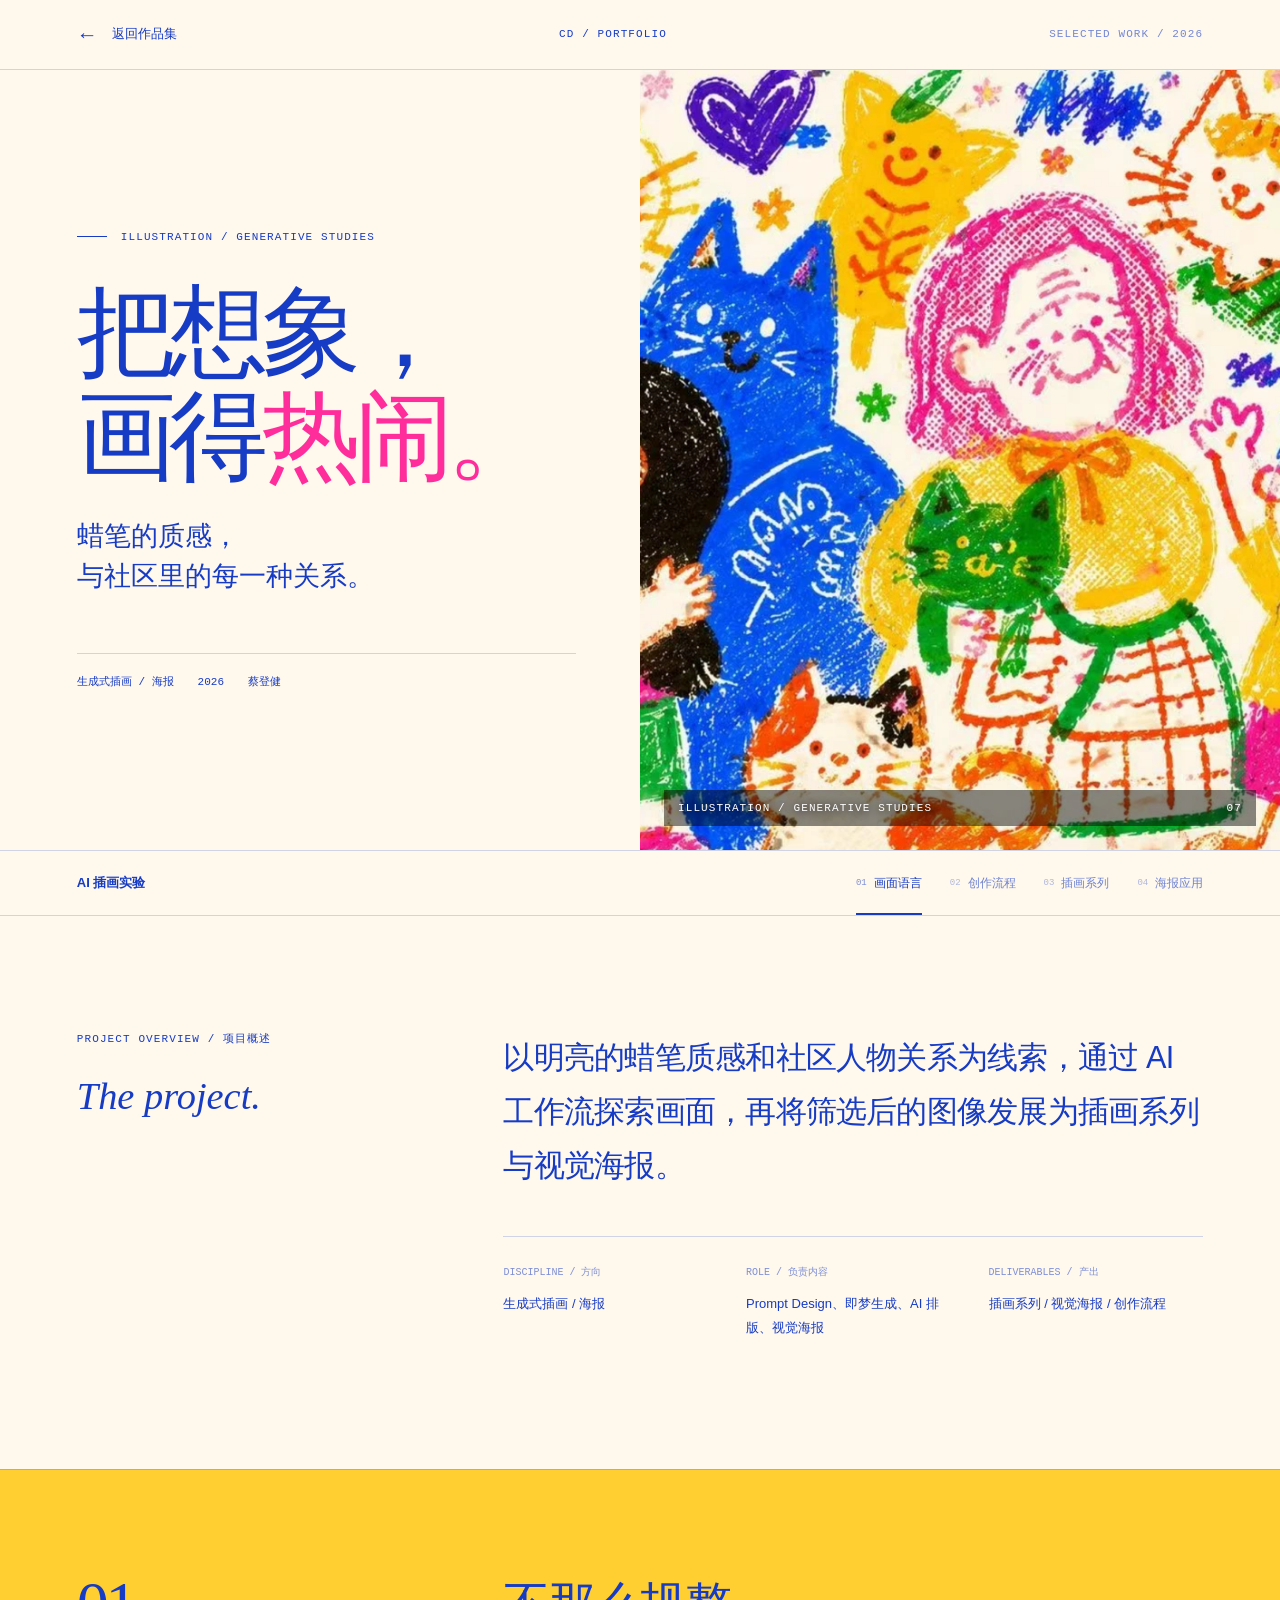
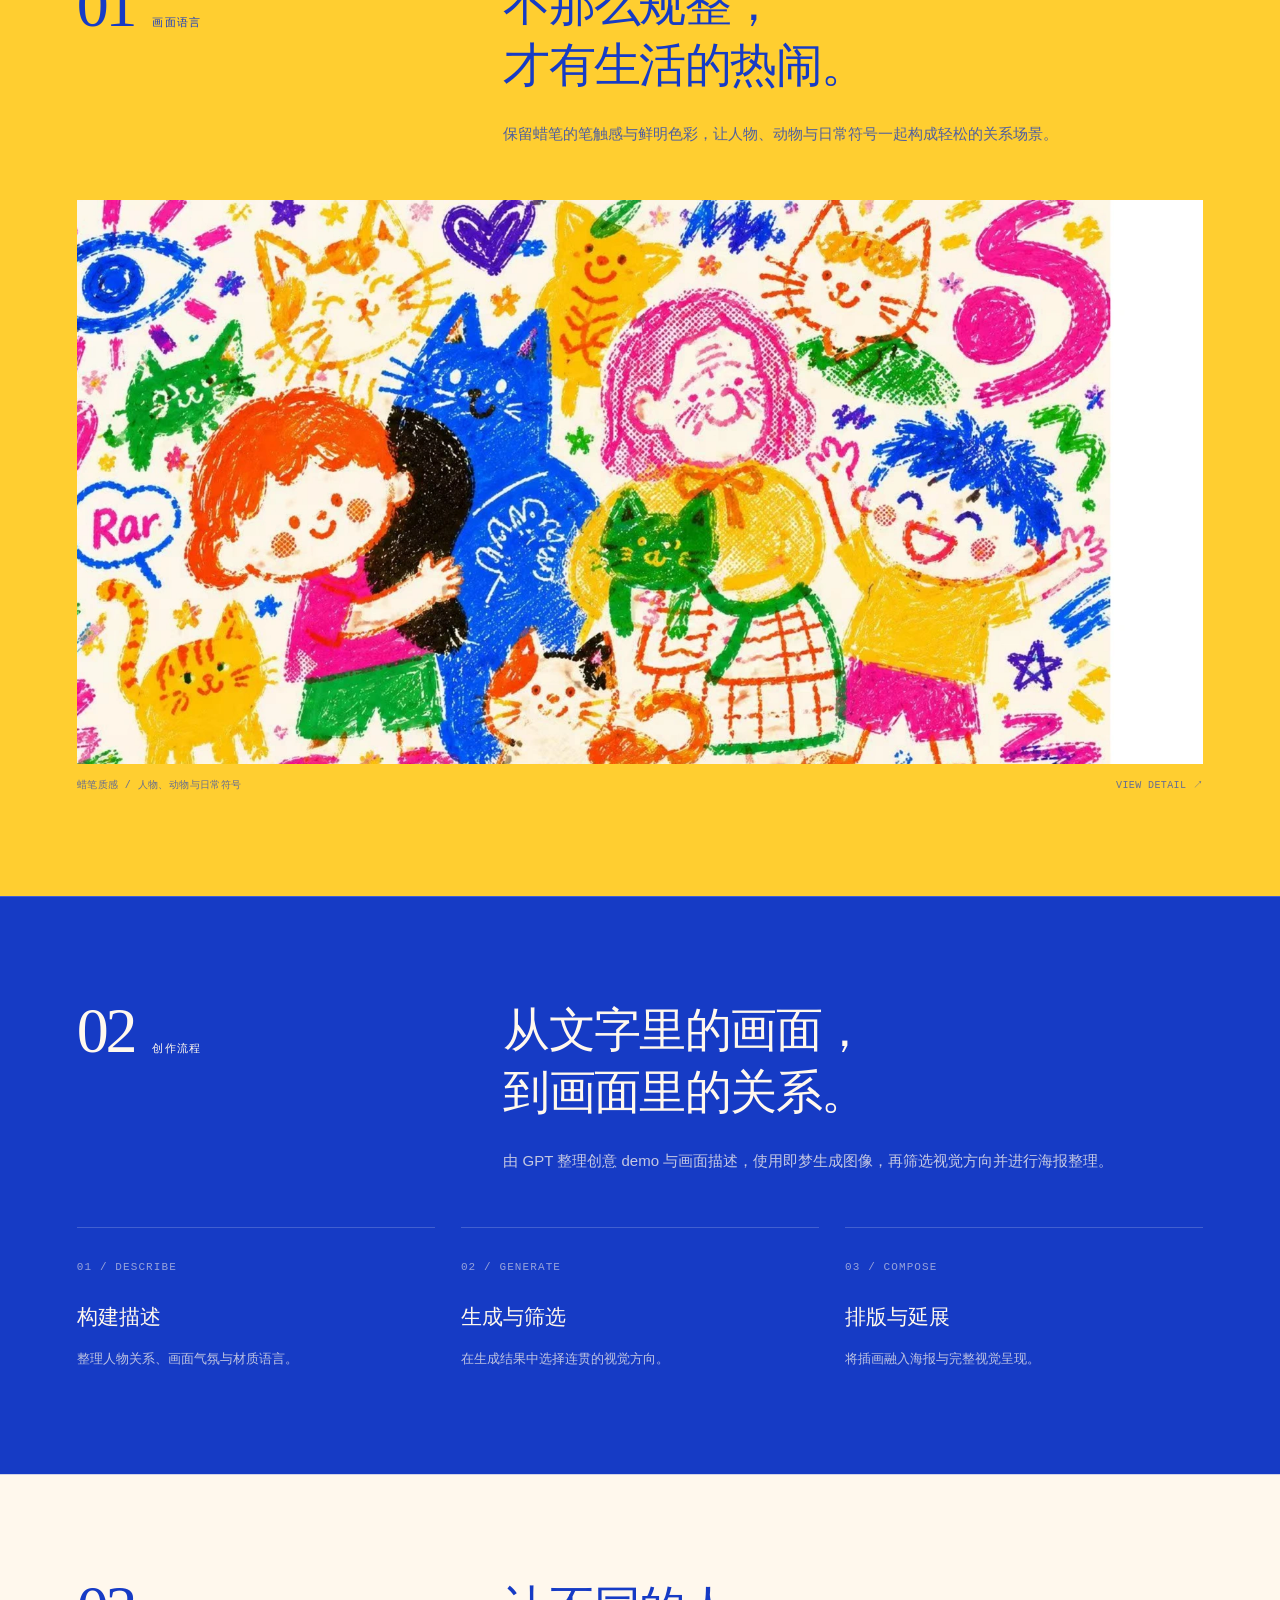
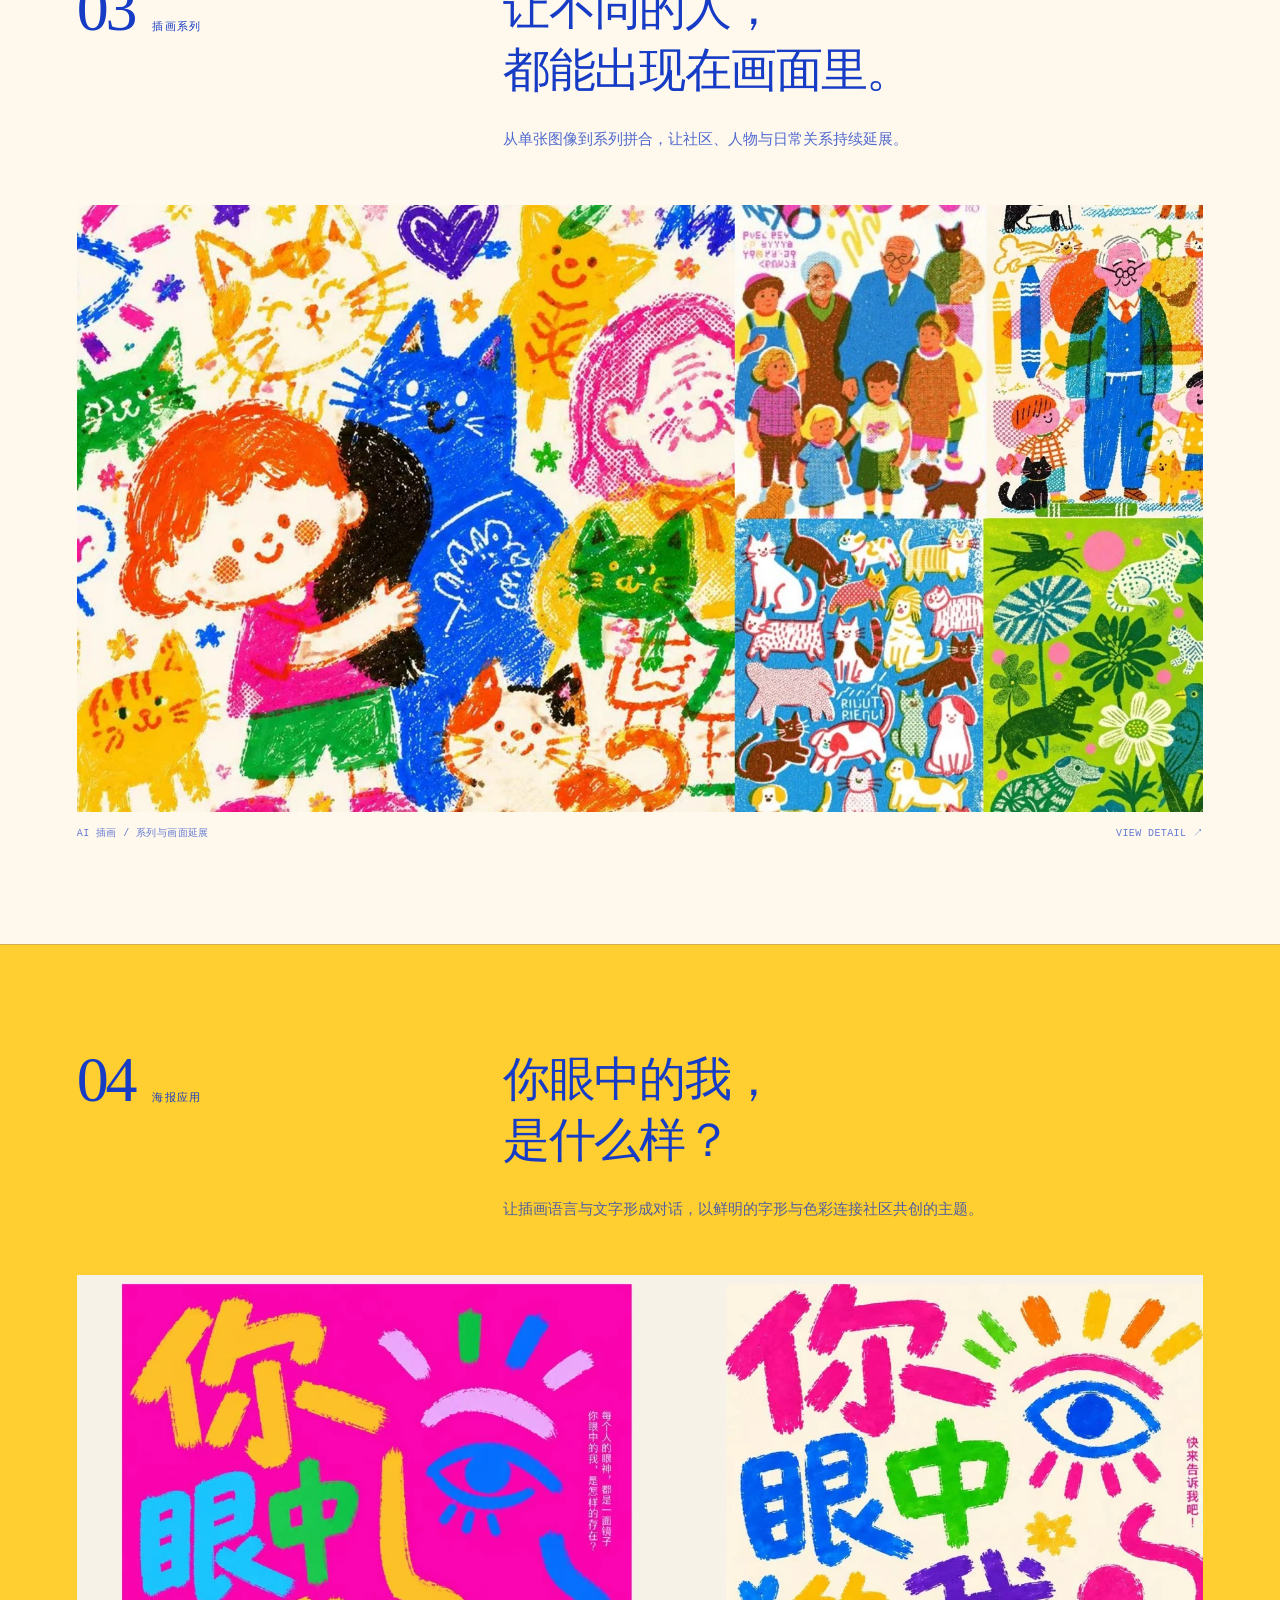
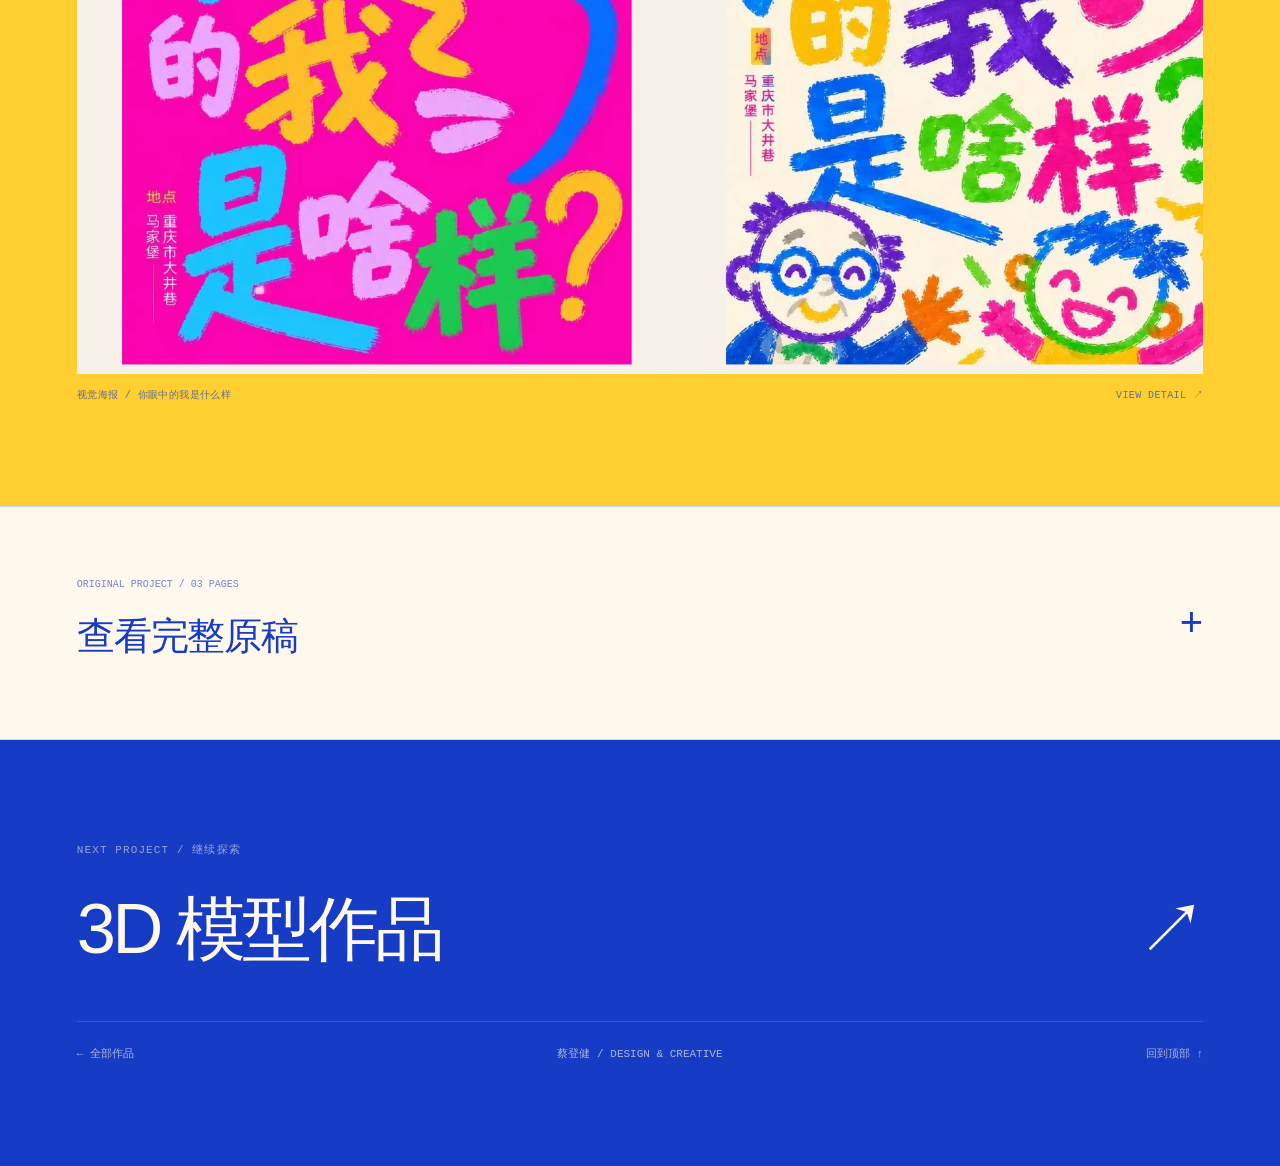
<file: cases/illustration.html>
<!doctype html>
<html lang="zh-CN"><head><meta charset="utf-8"><meta name="viewport" content="width=device-width,initial-scale=1"><meta name="description" content="以明亮的蜡笔质感和社区人物关系为线索，通过 AI 工作流探索画面，再将筛选后的图像发展为插画系列与视觉海报。"><meta name="theme-color" content="#fff8ed"><title>AI 插画实验 — 蔡登健 Portfolio</title><link rel="stylesheet" href="case.css"><style>:root{--ink:#163bc5;--paper:#fff8ed;--accent:#ffce30;--deep:#163bc5;--on-deep:#fff8ed}</style><script src="case.js" defer></script></head>
<body><a class="skip" href="#overview">跳至项目内容</a><div class="progress" aria-hidden="true"></div>
<header class="case-top"><a class="back" href="../index.html#work" data-return><b>←</b> 返回作品集</a><a class="micro" href="../index.html">CD / PORTFOLIO</a><span class="micro edition">SELECTED WORK / 2026</span></header>
<main><section class="cover " aria-labelledby="project-title"><div class="cover-copy"><p class="micro">ILLUSTRATION / GENERATIVE STUDIES</p><h1 id="project-title">把想象，<br>画得<span style="color:#ff2d9c">热闹。</span></h1><p class="subtitle">蜡笔的质感，<br>与社区里的每一种关系。</p><div class="cover-meta"><span>生成式插画 / 海报</span><span>2026</span><span>蔡登健</span></div></div><div class="cover-visual"><img src="media/illustration-hero.webp" alt="AI 插画 / 社区人物与蜡笔笔触" fetchpriority="high"><div class="visual-note"><span class="micro">ILLUSTRATION / GENERATIVE STUDIES</span><span class="micro">07</span></div></div></section>
<nav class="case-nav" aria-label="项目章节"><a class="nav-name" href="#project-title">AI 插画实验</a><div class="nav-links"><a href="#language"><span>01</span>画面语言</a><a href="#workflow"><span>02</span>创作流程</a><a href="#series"><span>03</span>插画系列</a><a href="#posters"><span>04</span>海报应用</a></div></nav>
<section class="intro" id="overview"><div><span class="kicker micro">PROJECT OVERVIEW / 项目概述</span><p class="label-title">The project.</p></div><div class="intro-body"><p>以明亮的蜡笔质感和社区人物关系为线索，通过 AI 工作流探索画面，再将筛选后的图像发展为插画系列与视觉海报。</p><dl class="project-facts"><div><dt>DISCIPLINE / 方向</dt><dd>生成式插画 / 海报</dd></div><div><dt>ROLE / 负责内容</dt><dd>Prompt Design、即梦生成、AI 排版、视觉海报</dd></div><div><dt>DELIVERABLES / 产出</dt><dd>插画系列 / 视觉海报 / 创作流程</dd></div></dl></div></section>
<section class="chapter accent" id="language"><div class="chapter-head"><div class="chapter-label"><b>01</b><span>画面语言</span></div><div class="chapter-heading"><h2>不那么规整，<br>才有生活的热闹。</h2><p>保留蜡笔的笔触感与鲜明色彩，让人物、动物与日常符号一起构成轻松的关系场景。</p></div></div><figure class="editorial-image"><button class="image-button" type="button" data-image="media/illustration-hero.webp" aria-label="放大查看：蜡笔质感 / 人物、动物与日常符号"><img src="media/illustration-hero.webp" alt="蜡笔质感 / 人物、动物与日常符号" class="panorama" loading="lazy" decoding="async"></button><figcaption><span>蜡笔质感 / 人物、动物与日常符号</span><span>VIEW DETAIL ↗</span></figcaption></figure></section><section class="chapter dark" id="workflow"><div class="chapter-head"><div class="chapter-label"><b>02</b><span>创作流程</span></div><div class="chapter-heading"><h2>从文字里的画面，<br>到画面里的关系。</h2><p>由 GPT 整理创意 demo 与画面描述，使用即梦生成图像，再筛选视觉方向并进行海报整理。</p></div></div><div class="process" style="--steps:3"><div class="process-step"><span class="micro">01 / DESCRIBE</span><h3>构建描述</h3><p>整理人物关系、画面气氛与材质语言。</p></div><div class="process-step"><span class="micro">02 / GENERATE</span><h3>生成与筛选</h3><p>在生成结果中选择连贯的视觉方向。</p></div><div class="process-step"><span class="micro">03 / COMPOSE</span><h3>排版与延展</h3><p>将插画融入海报与完整视觉呈现。</p></div></div></section><section class="chapter " id="series"><div class="chapter-head"><div class="chapter-label"><b>03</b><span>插画系列</span></div><div class="chapter-heading"><h2>让不同的人，<br>都能出现在画面里。</h2><p>从单张图像到系列拼合，让社区、人物与日常关系持续延展。</p></div></div><figure class="editorial-image"><button class="image-button" type="button" data-image="media/illustration-series.webp" aria-label="放大查看：AI 插画 / 系列与画面延展"><img src="media/illustration-series.webp" alt="AI 插画 / 系列与画面延展" class="" loading="lazy" decoding="async"></button><figcaption><span>AI 插画 / 系列与画面延展</span><span>VIEW DETAIL ↗</span></figcaption></figure></section><section class="chapter accent" id="posters"><div class="chapter-head"><div class="chapter-label"><b>04</b><span>海报应用</span></div><div class="chapter-heading"><h2>你眼中的我，<br>是什么样？</h2><p>让插画语言与文字形成对话，以鲜明的字形与色彩连接社区共创的主题。</p></div></div><figure class="editorial-image"><button class="image-button" type="button" data-image="media/illustration-posters.webp" aria-label="放大查看：视觉海报 / 你眼中的我是什么样"><img src="media/illustration-posters.webp" alt="视觉海报 / 你眼中的我是什么样" class="" loading="lazy" decoding="async"></button><figcaption><span>视觉海报 / 你眼中的我是什么样</span><span>VIEW DETAIL ↗</span></figcaption></figure></section><section class="archive"><details><summary><div><small>ORIGINAL PROJECT / 03 PAGES</small><strong>查看完整原稿</strong></div></summary><p class="archive-note">保留原有方案的全部页面。点击图片可放大查看细节。</p><div class="archive-pages"><figure class="editorial-image"><button class="image-button" type="button" data-image="../assets/creative/illustration/slide-1.png" aria-label="放大原稿第 1 页"><img data-src="../assets/creative/illustration/slide-1.png" alt="AI 插画实验原稿第 1 页" loading="lazy"></button><figcaption><span>AI 插画实验</span><span>01 / 03</span></figcaption></figure><figure class="editorial-image"><button class="image-button" type="button" data-image="../assets/creative/illustration/slide-2.png" aria-label="放大原稿第 2 页"><img data-src="../assets/creative/illustration/slide-2.png" alt="AI 插画实验原稿第 2 页" loading="lazy"></button><figcaption><span>AI 插画实验</span><span>02 / 03</span></figcaption></figure><figure class="editorial-image"><button class="image-button" type="button" data-image="../assets/creative/illustration/slide-3.png" aria-label="放大原稿第 3 页"><img data-src="../assets/creative/illustration/slide-3.png" alt="AI 插画实验原稿第 3 页" loading="lazy"></button><figcaption><span>AI 插画实验</span><span>03 / 03</span></figcaption></figure></div></details></section></main>
<footer class="case-end"><p class="micro">NEXT PROJECT / 继续探索</p><a class="next-case" href="3d.html"><span>3D 模型作品</span><span aria-hidden="true">↗</span></a><div class="end-meta"><a href="../index.html#work">← 全部作品</a><span>蔡登健 / DESIGN & CREATIVE</span><a href="#project-title">回到顶部 ↑</a></div></footer>
<dialog class="lightbox" aria-label="作品大图"><div class="lightbox-toolbar"><p></p><button type="button" autofocus>关闭 ×</button></div><div class="lightbox-stage"><img alt=""></div></dialog></body></html>
</file>
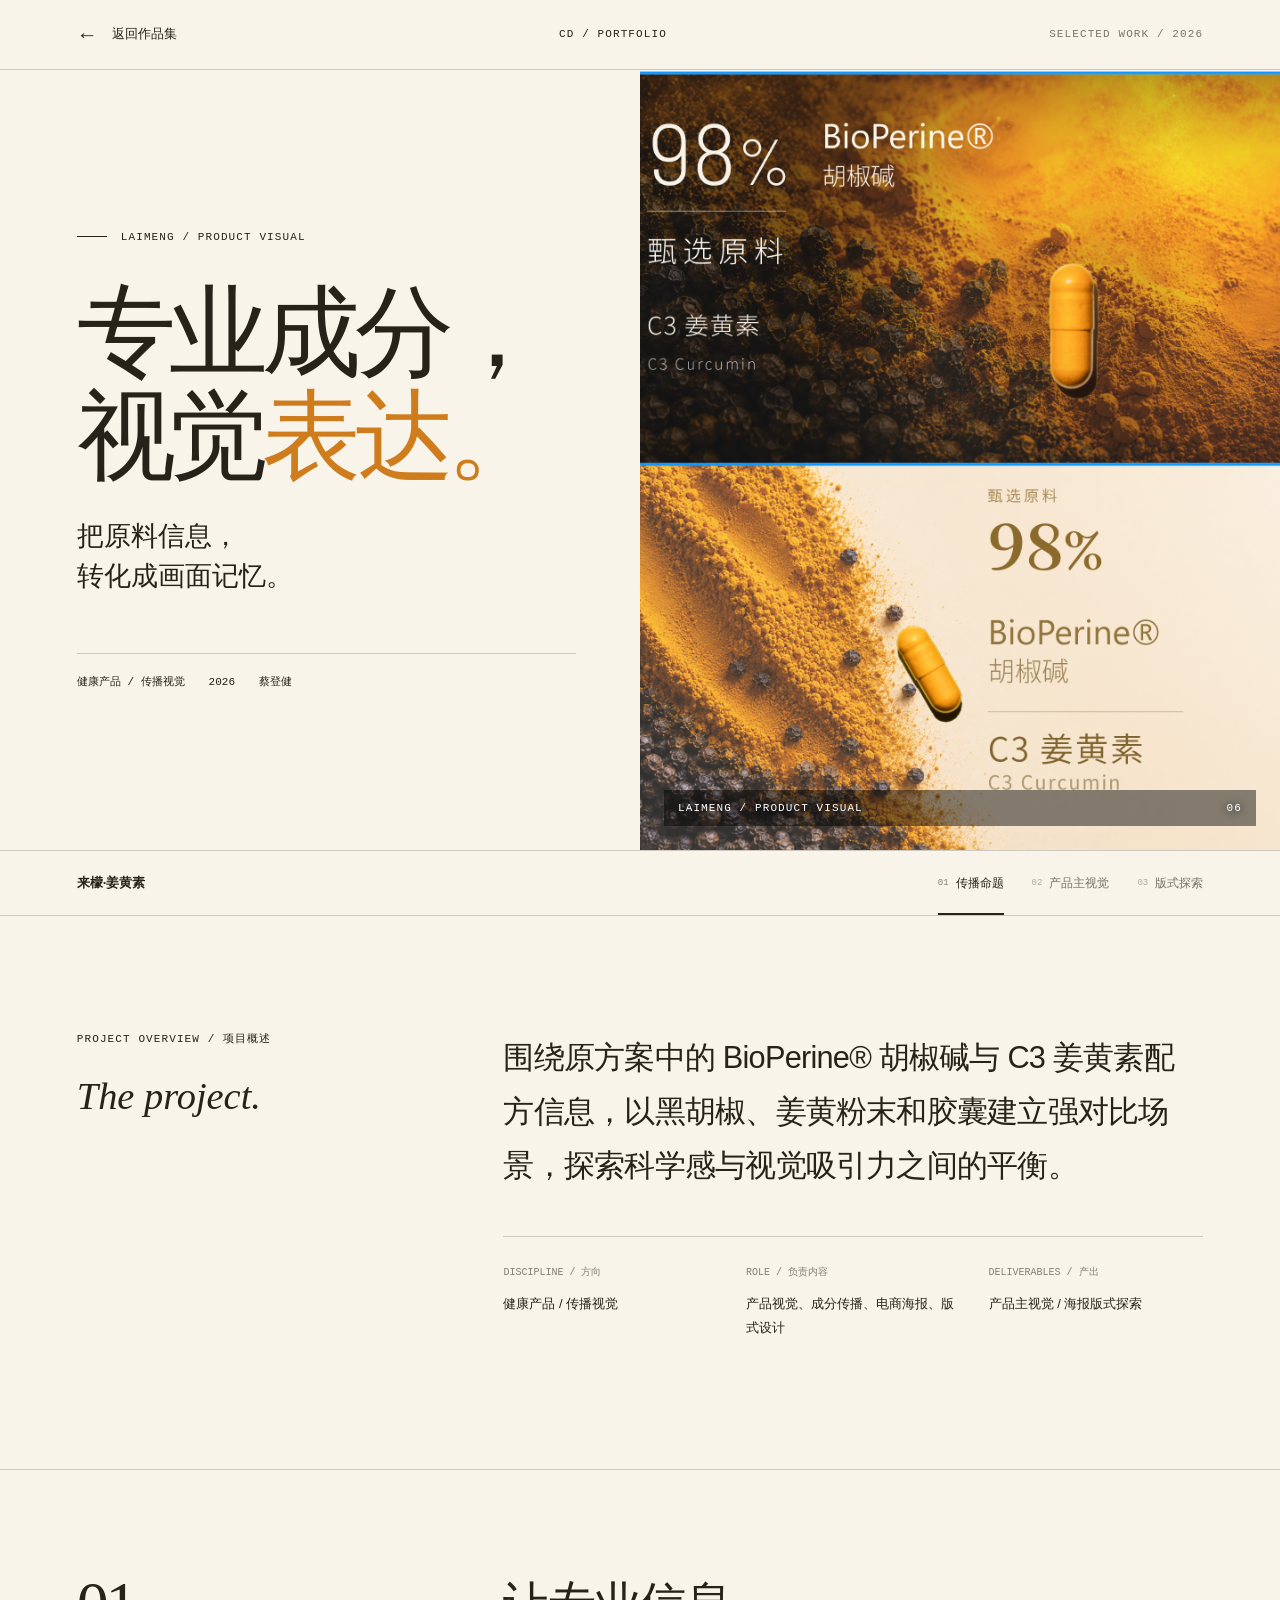
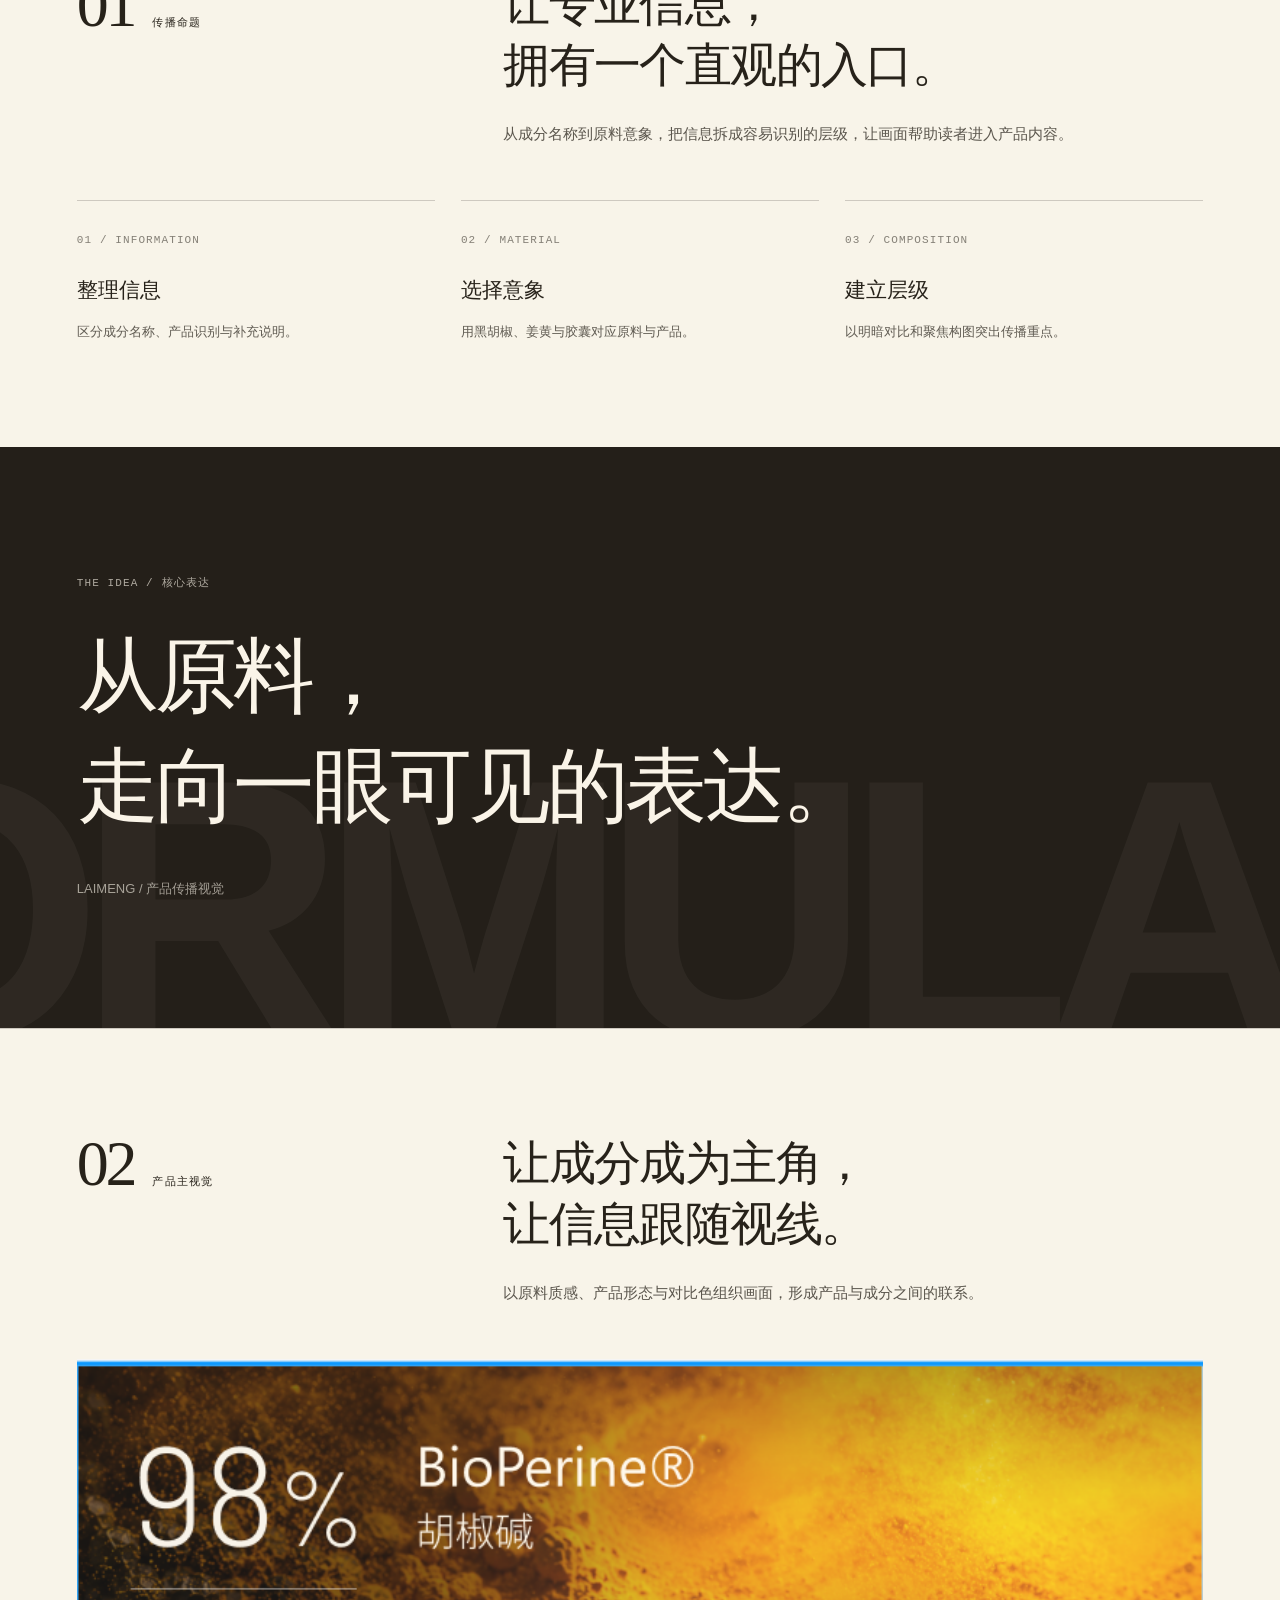
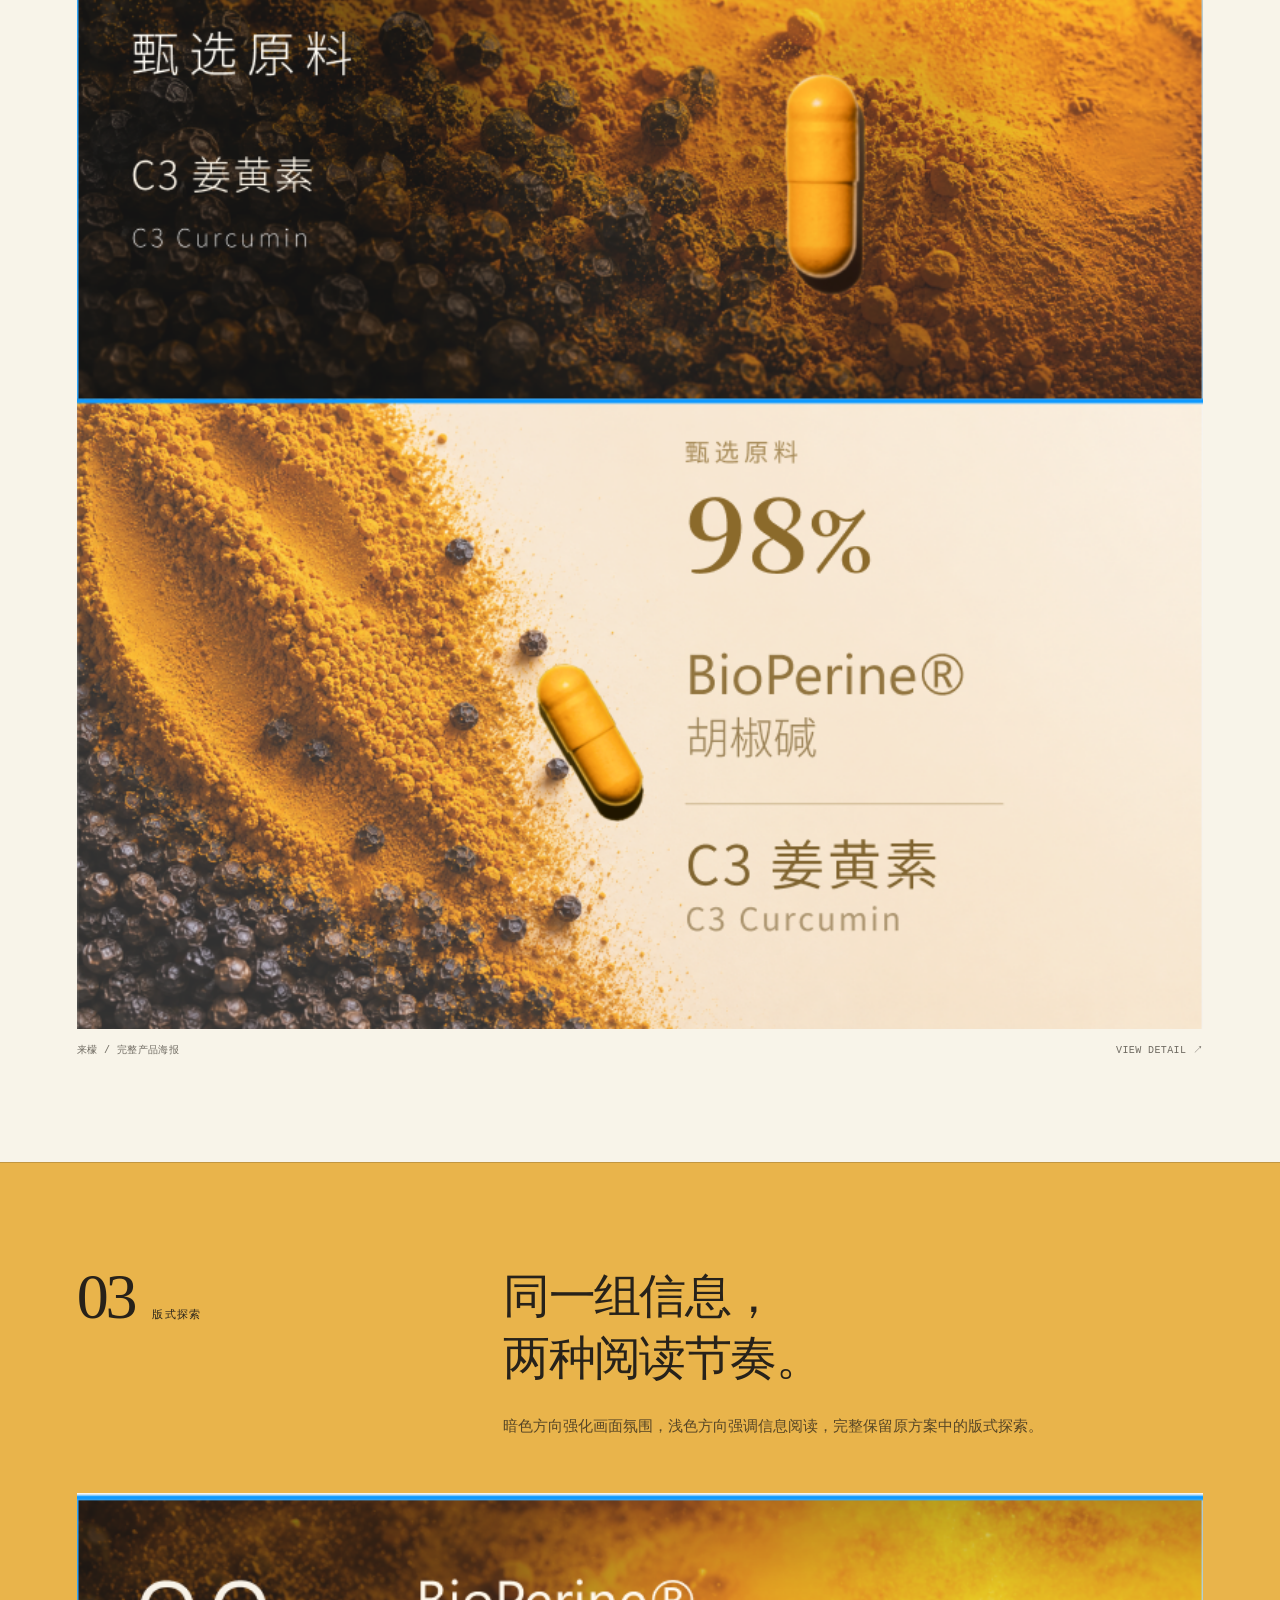
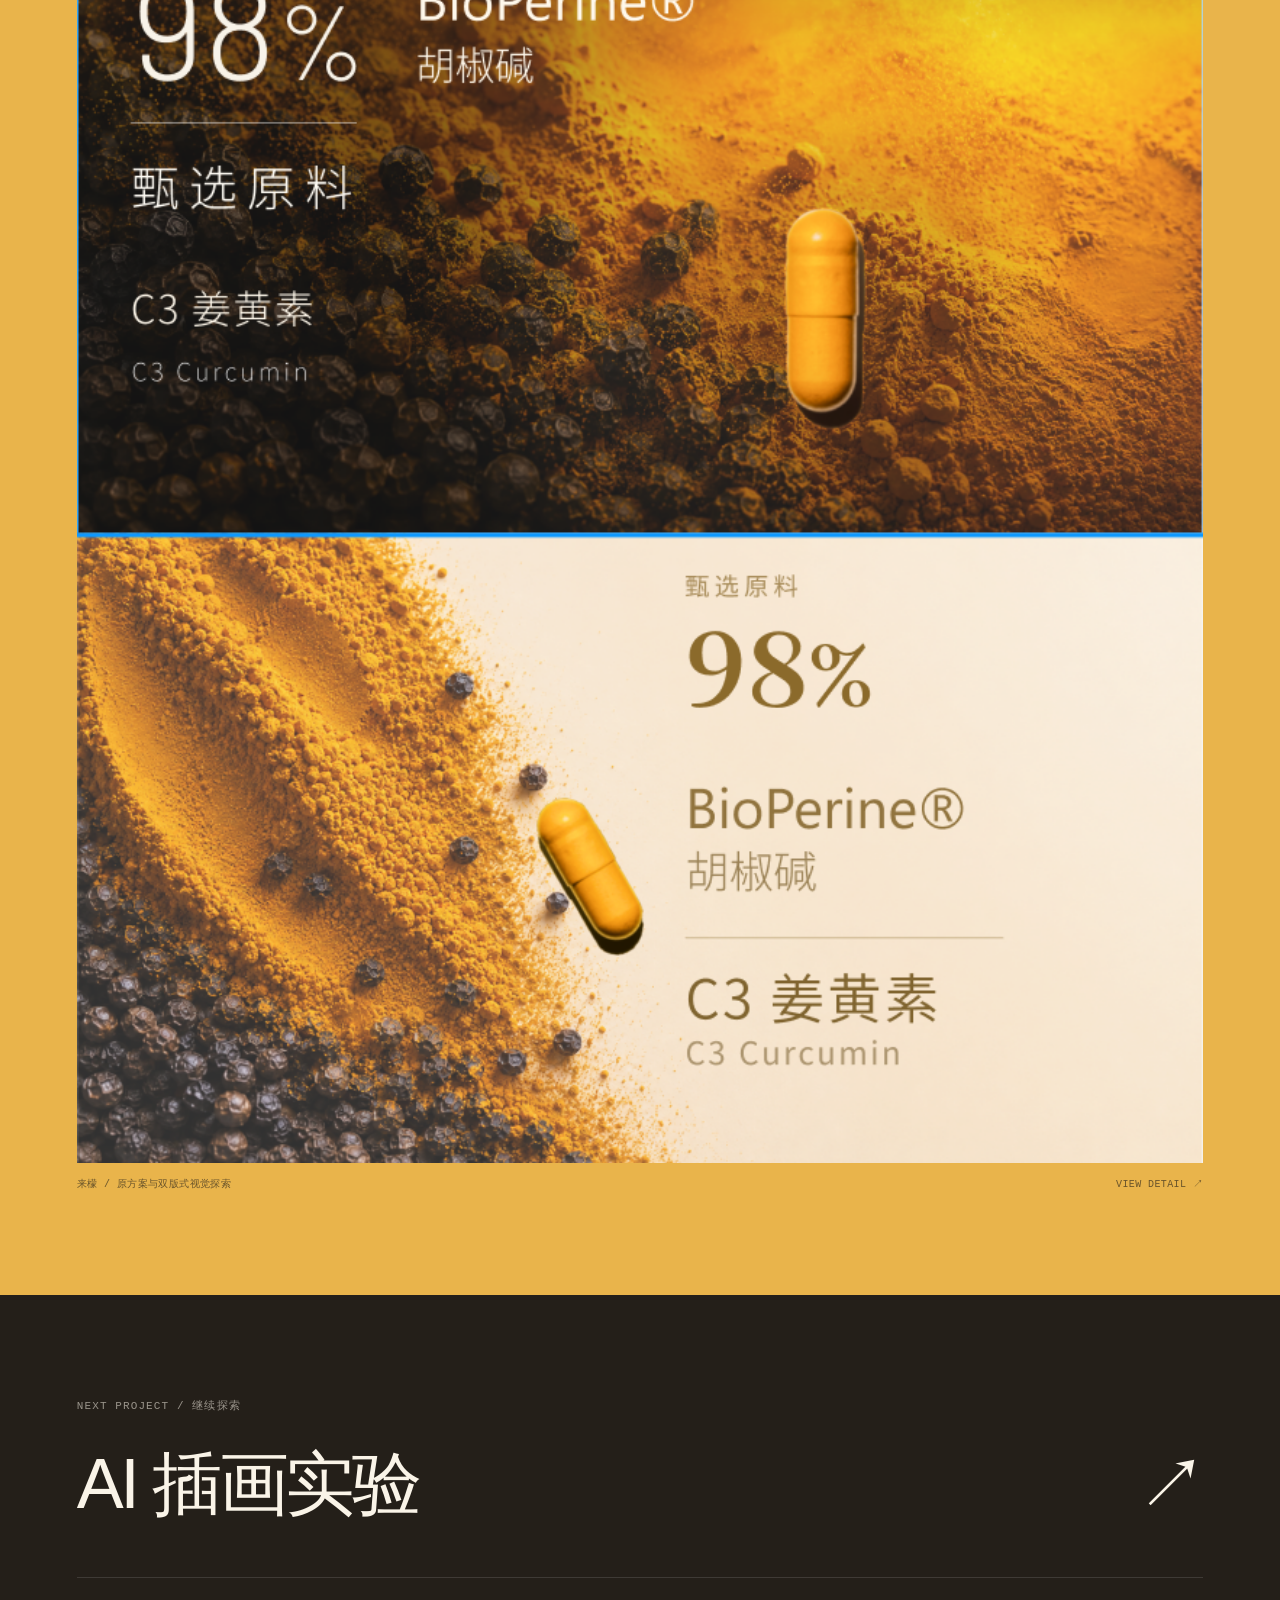
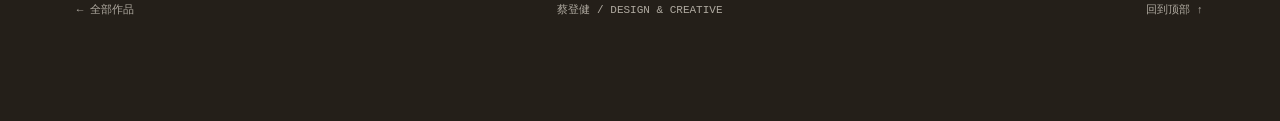
<file: cases/laimeng.html>
<!doctype html>
<html lang="zh-CN"><head><meta charset="utf-8"><meta name="viewport" content="width=device-width,initial-scale=1"><meta name="description" content="围绕原方案中的 BioPerine® 胡椒碱与 C3 姜黄素配方信息，以黑胡椒、姜黄粉末和胶囊建立强对比场景，探索科学感与视觉吸引力之间的平衡。"><meta name="theme-color" content="#f8f4e9"><title>来檬·姜黄素 — 蔡登健 Portfolio</title><link rel="stylesheet" href="case.css"><style>:root{--ink:#27221a;--paper:#f8f4e9;--accent:#e9b44b;--deep:#241f19;--on-deep:#faf4e8}</style><script src="case.js" defer></script></head>
<body><a class="skip" href="#overview">跳至项目内容</a><div class="progress" aria-hidden="true"></div>
<header class="case-top"><a class="back" href="../index.html#work" data-return><b>←</b> 返回作品集</a><a class="micro" href="../index.html">CD / PORTFOLIO</a><span class="micro edition">SELECTED WORK / 2026</span></header>
<main><section class="cover " aria-labelledby="project-title"><div class="cover-copy"><p class="micro">LAIMENG / PRODUCT VISUAL</p><h1 id="project-title">专业成分，<br>视觉<span style="color:#cf7c1c">表达。</span></h1><p class="subtitle">把原料信息，<br>转化成画面记忆。</p><div class="cover-meta"><span>健康产品 / 传播视觉</span><span>2026</span><span>蔡登健</span></div></div><div class="cover-visual"><img src="../assets/ecommerce/laimeng/poster.png" alt="来檬 / 姜黄素产品海报" fetchpriority="high"><div class="visual-note"><span class="micro">LAIMENG / PRODUCT VISUAL</span><span class="micro">06</span></div></div></section>
<nav class="case-nav" aria-label="项目章节"><a class="nav-name" href="#project-title">来檬·姜黄素</a><div class="nav-links"><a href="#brief"><span>01</span>传播命题</a><a href="#visual"><span>02</span>产品主视觉</a><a href="#layout"><span>03</span>版式探索</a></div></nav>
<section class="intro" id="overview"><div><span class="kicker micro">PROJECT OVERVIEW / 项目概述</span><p class="label-title">The project.</p></div><div class="intro-body"><p>围绕原方案中的 BioPerine® 胡椒碱与 C3 姜黄素配方信息，以黑胡椒、姜黄粉末和胶囊建立强对比场景，探索科学感与视觉吸引力之间的平衡。</p><dl class="project-facts"><div><dt>DISCIPLINE / 方向</dt><dd>健康产品 / 传播视觉</dd></div><div><dt>ROLE / 负责内容</dt><dd>产品视觉、成分传播、电商海报、版式设计</dd></div><div><dt>DELIVERABLES / 产出</dt><dd>产品主视觉 / 海报版式探索</dd></div></dl></div></section>
<section class="chapter " id="brief"><div class="chapter-head"><div class="chapter-label"><b>01</b><span>传播命题</span></div><div class="chapter-heading"><h2>让专业信息，<br>拥有一个直观的入口。</h2><p>从成分名称到原料意象，把信息拆成容易识别的层级，让画面帮助读者进入产品内容。</p></div></div><div class="process" style="--steps:3"><div class="process-step"><span class="micro">01 / INFORMATION</span><h3>整理信息</h3><p>区分成分名称、产品识别与补充说明。</p></div><div class="process-step"><span class="micro">02 / MATERIAL</span><h3>选择意象</h3><p>用黑胡椒、姜黄与胶囊对应原料与产品。</p></div><div class="process-step"><span class="micro">03 / COMPOSITION</span><h3>建立层级</h3><p>以明暗对比和聚焦构图突出传播重点。</p></div></div></section><aside class="statement" data-word="FORMULA"><div class="micro">THE IDEA / 核心表达</div><p>从原料，<br>走向一眼可见的表达。</p><div class="statement-note">LAIMENG / 产品传播视觉</div></aside><section class="chapter " id="visual"><div class="chapter-head"><div class="chapter-label"><b>02</b><span>产品主视觉</span></div><div class="chapter-heading"><h2>让成分成为主角，<br>让信息跟随视线。</h2><p>以原料质感、产品形态与对比色组织画面，形成产品与成分之间的联系。</p></div></div><figure class="editorial-image"><button class="image-button" type="button" data-image="../assets/ecommerce/laimeng/poster.png" aria-label="放大查看：来檬 / 完整产品海报"><img src="../assets/ecommerce/laimeng/poster.png" alt="来檬 / 完整产品海报" class="" loading="lazy" decoding="async"></button><figcaption><span>来檬 / 完整产品海报</span><span>VIEW DETAIL ↗</span></figcaption></figure></section><section class="chapter accent" id="layout"><div class="chapter-head"><div class="chapter-label"><b>03</b><span>版式探索</span></div><div class="chapter-heading"><h2>同一组信息，<br>两种阅读节奏。</h2><p>暗色方向强化画面氛围，浅色方向强调信息阅读，完整保留原方案中的版式探索。</p></div></div><figure class="editorial-image"><button class="image-button" type="button" data-image="../assets/ecommerce/laimeng/slide-1.png" aria-label="放大查看：来檬 / 原方案与双版式视觉探索"><img src="../assets/ecommerce/laimeng/slide-1.png" alt="来檬 / 原方案与双版式视觉探索" class="" loading="lazy" decoding="async"></button><figcaption><span>来檬 / 原方案与双版式视觉探索</span><span>VIEW DETAIL ↗</span></figcaption></figure></section></main>
<footer class="case-end"><p class="micro">NEXT PROJECT / 继续探索</p><a class="next-case" href="illustration.html"><span>AI 插画实验</span><span aria-hidden="true">↗</span></a><div class="end-meta"><a href="../index.html#work">← 全部作品</a><span>蔡登健 / DESIGN & CREATIVE</span><a href="#project-title">回到顶部 ↑</a></div></footer>
<dialog class="lightbox" aria-label="作品大图"><div class="lightbox-toolbar"><p></p><button type="button" autofocus>关闭 ×</button></div><div class="lightbox-stage"><img alt=""></div></dialog></body></html>
</file>
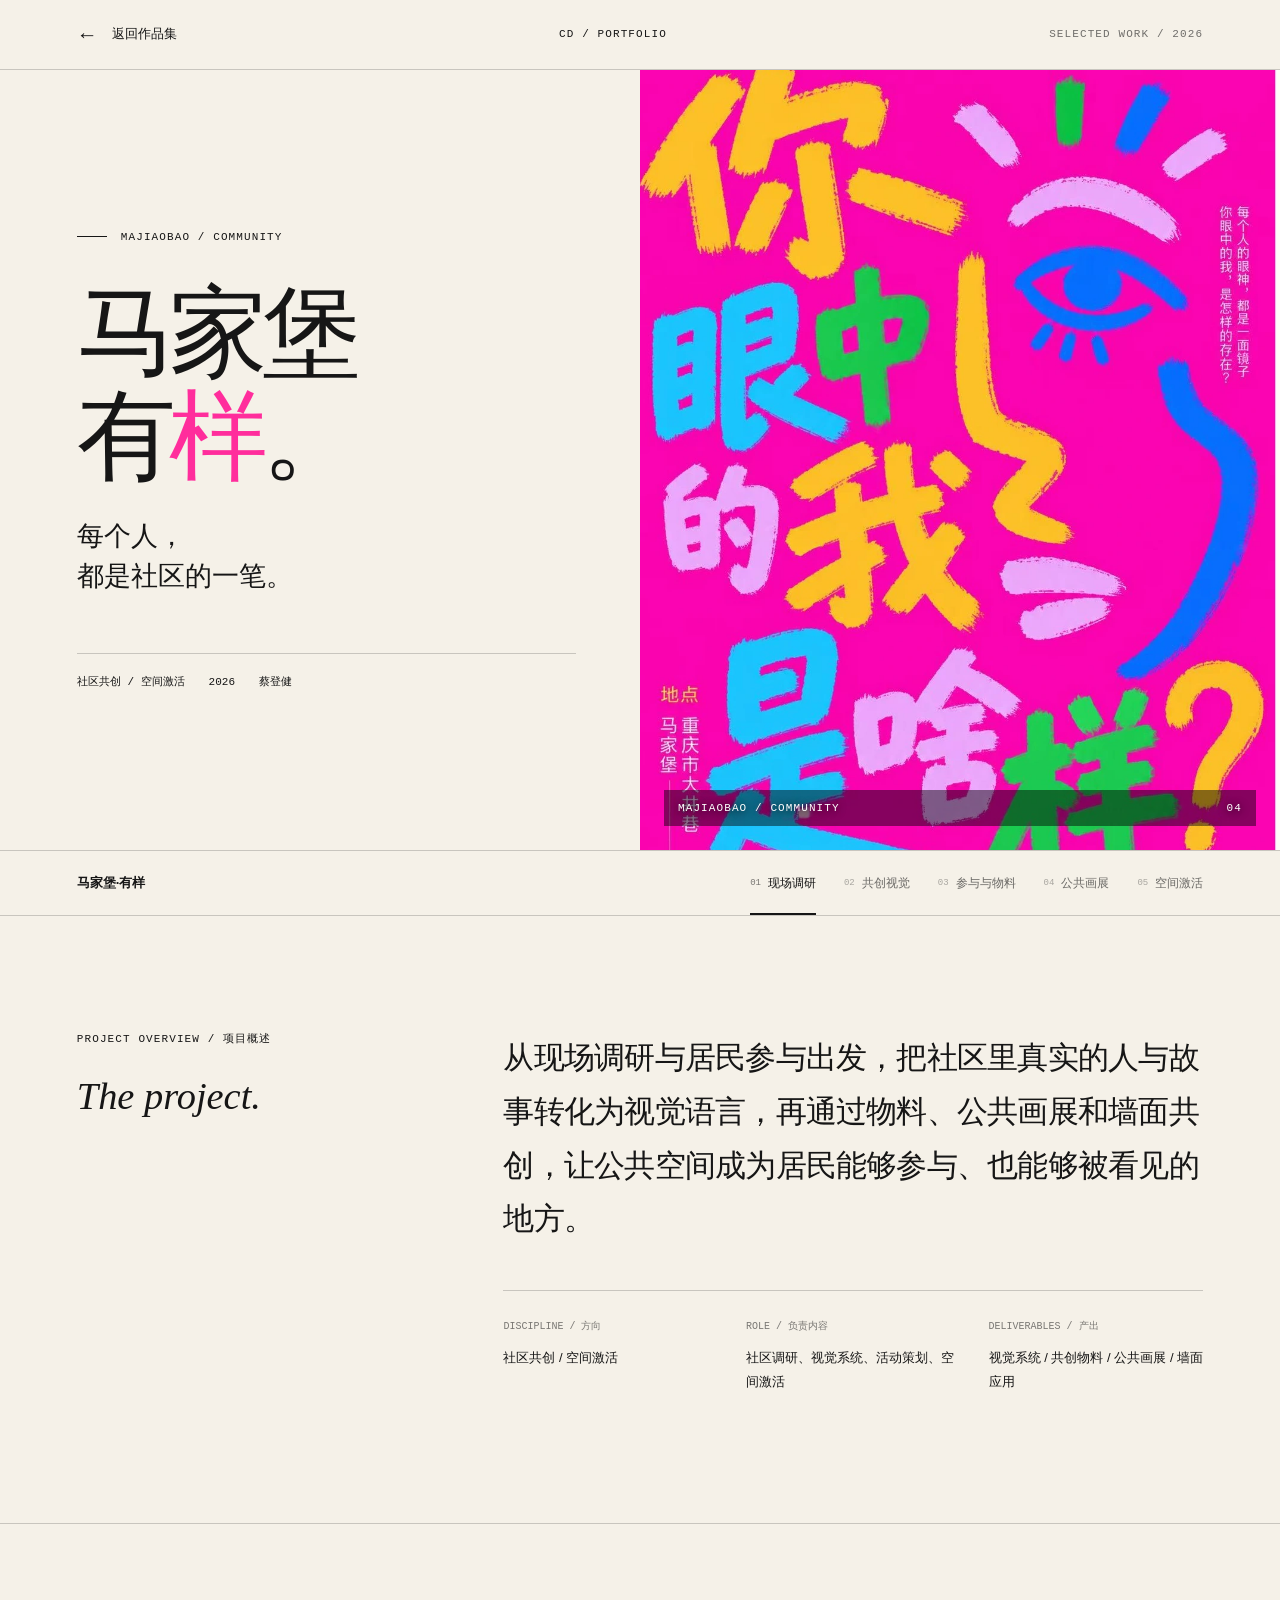
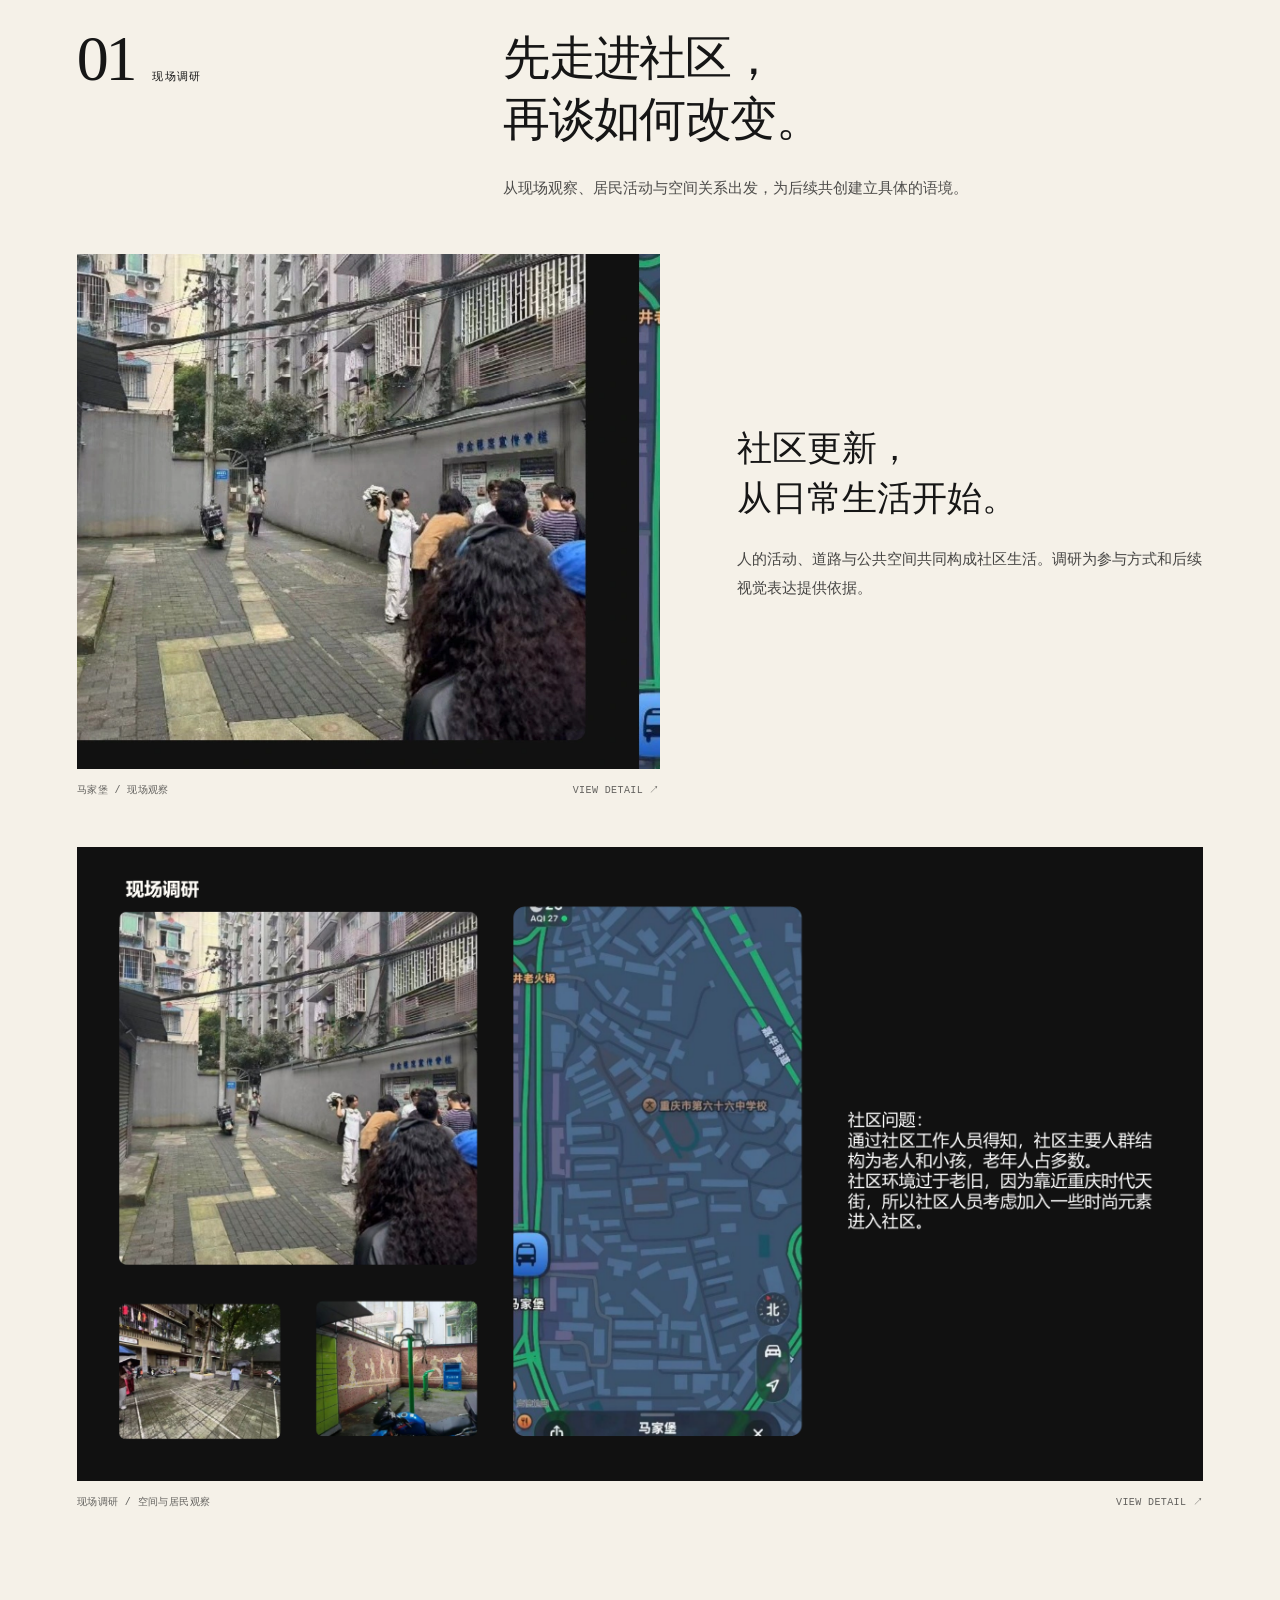
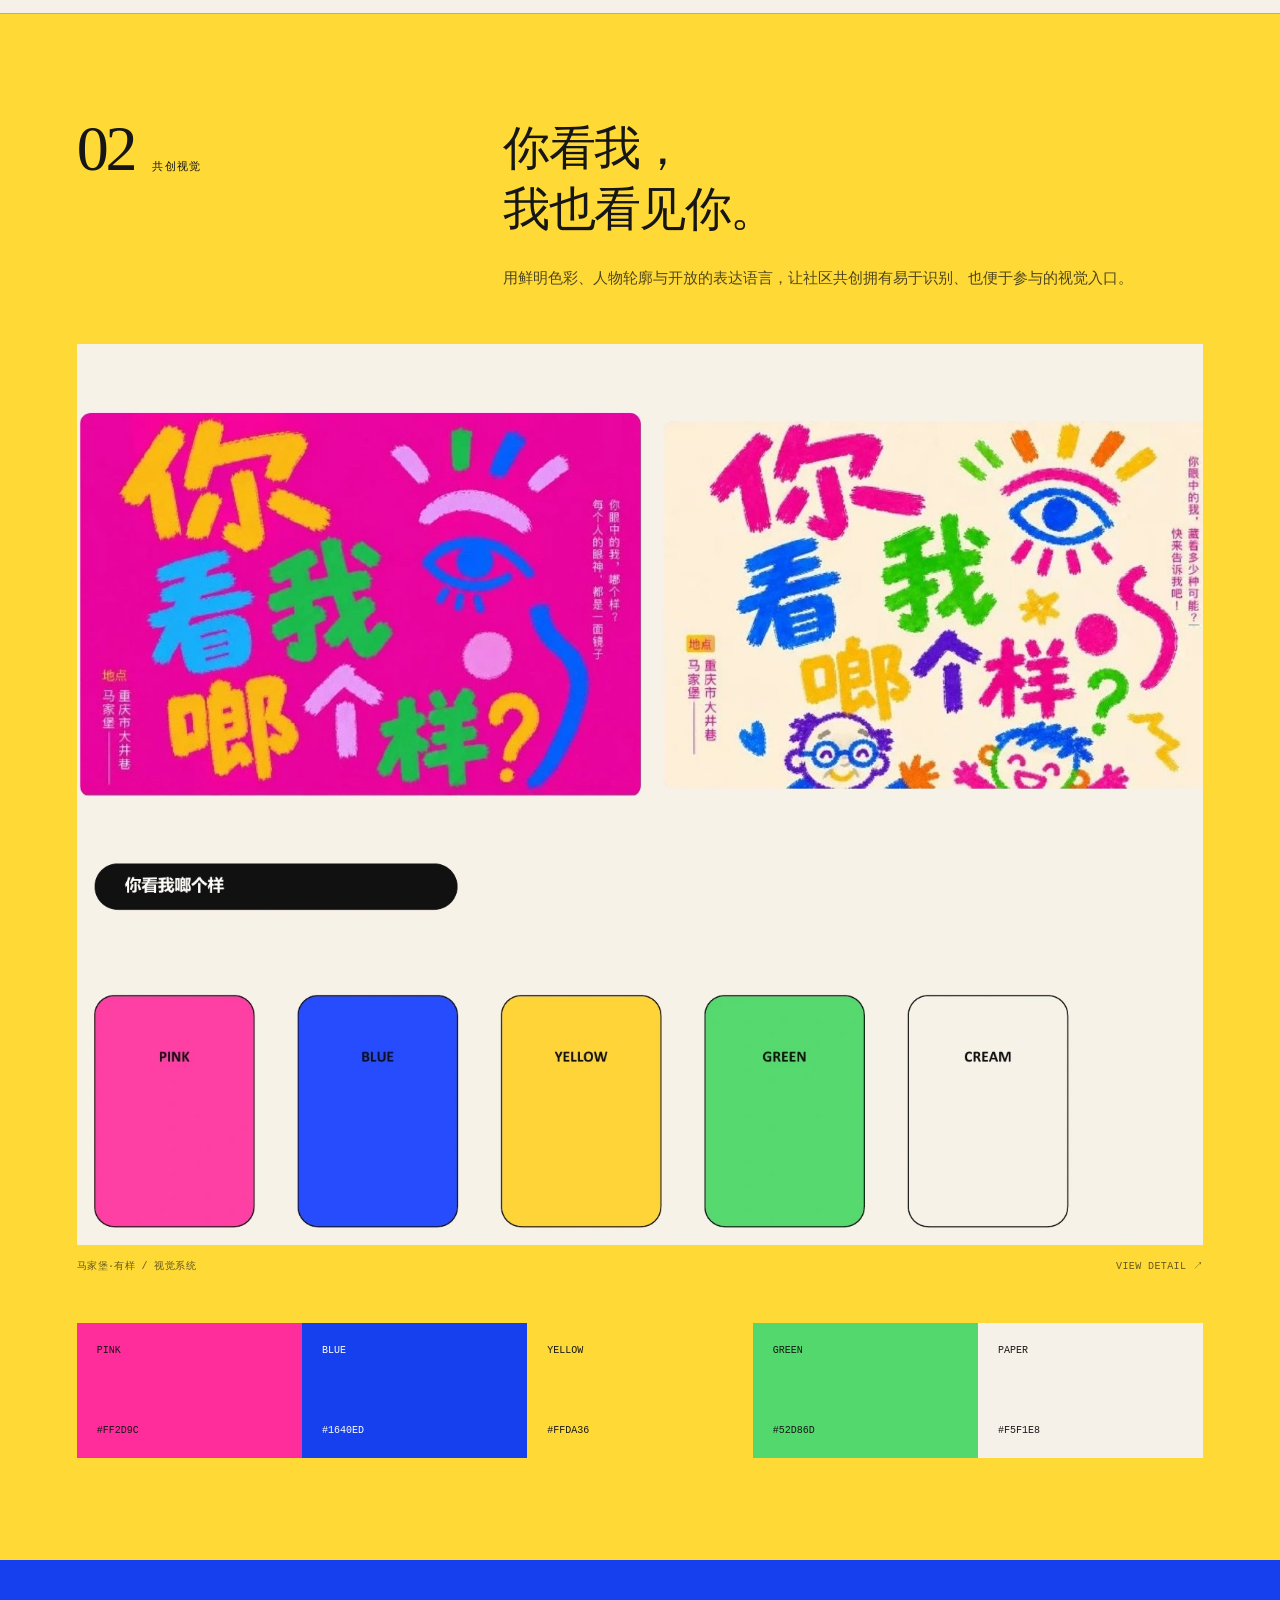
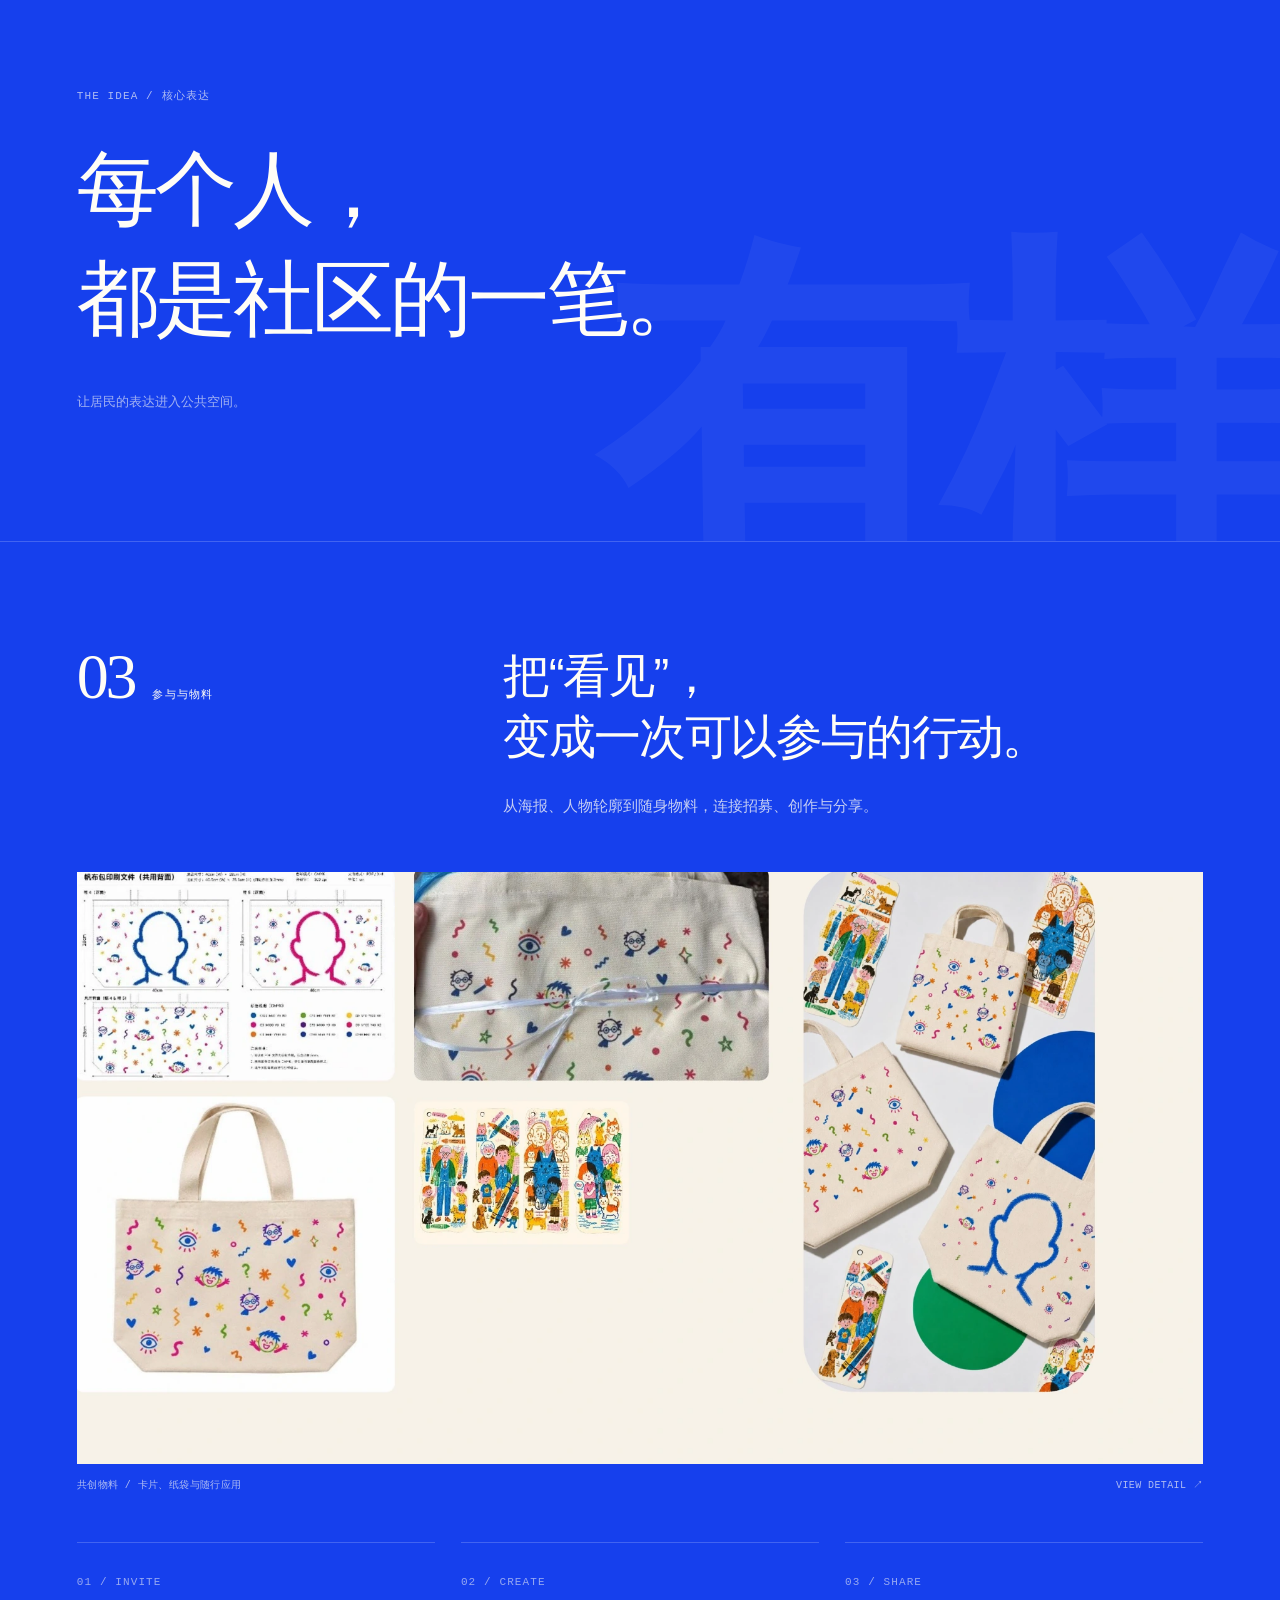
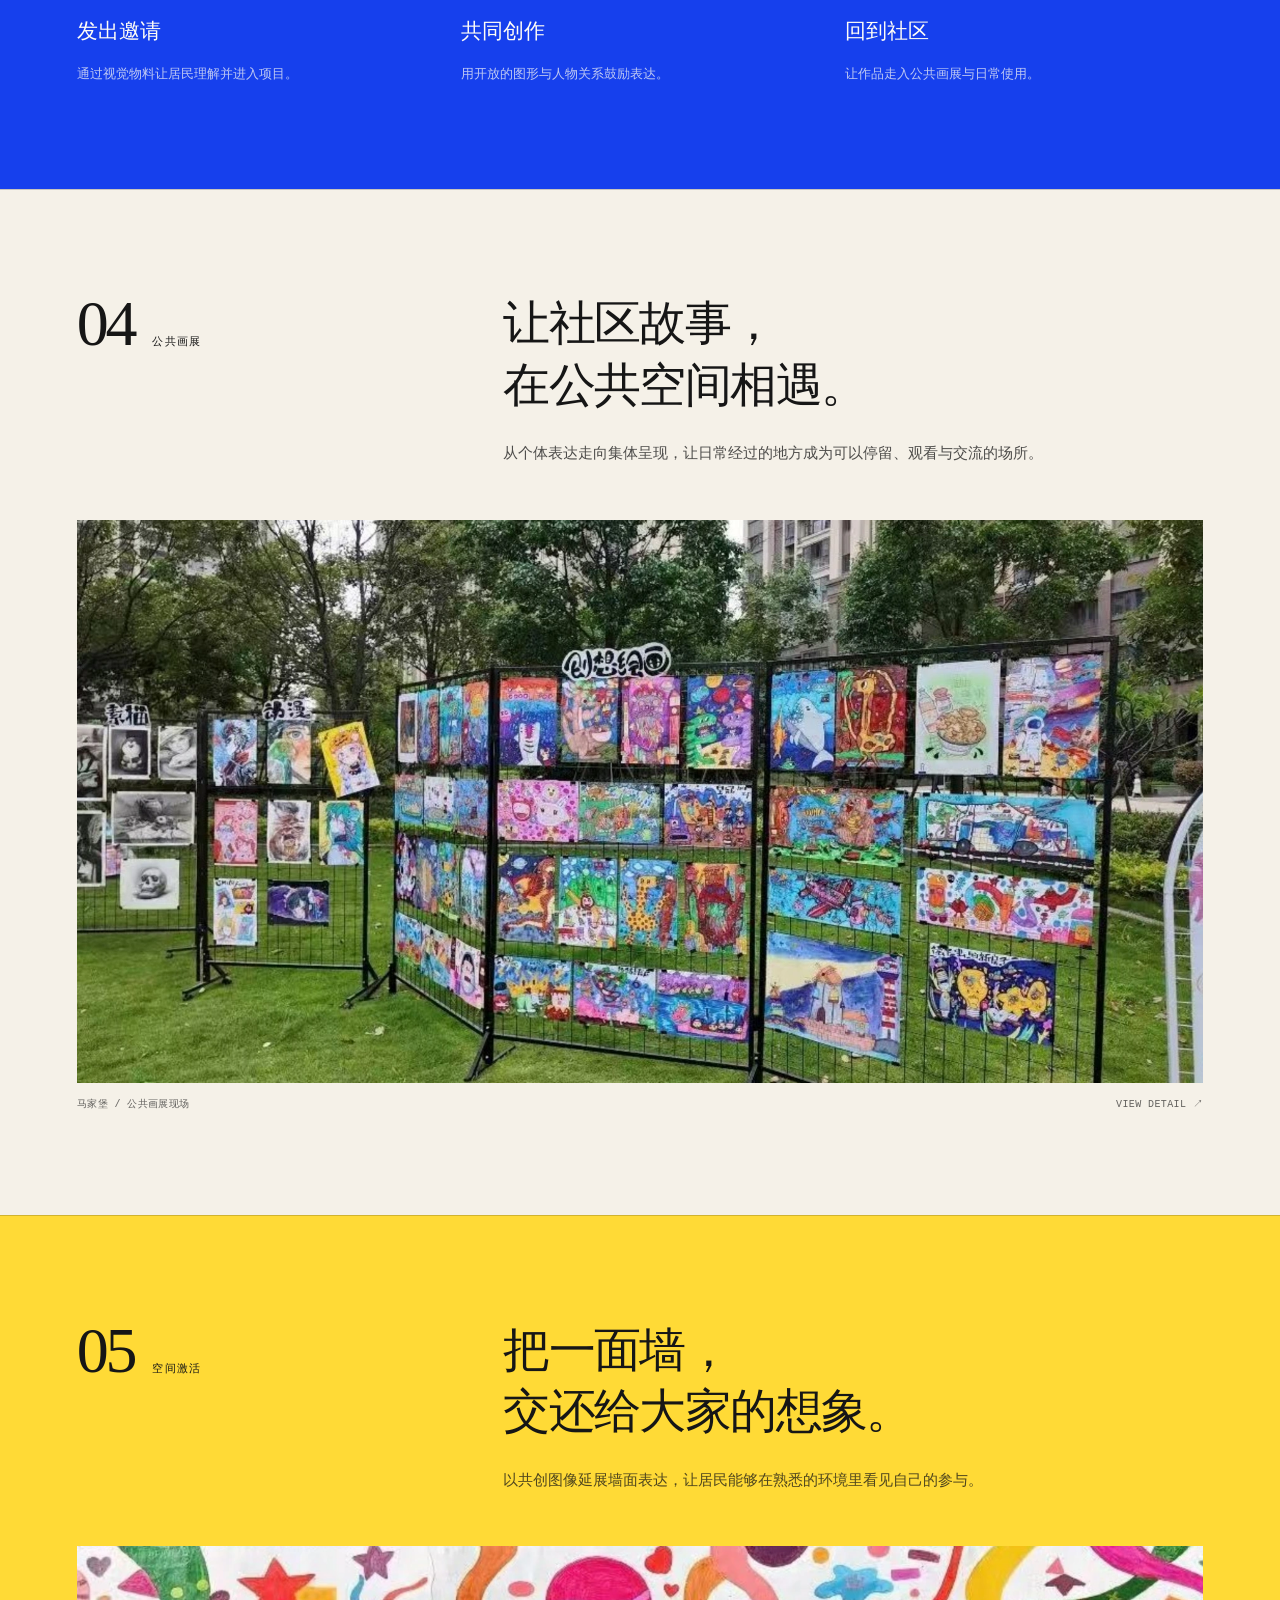
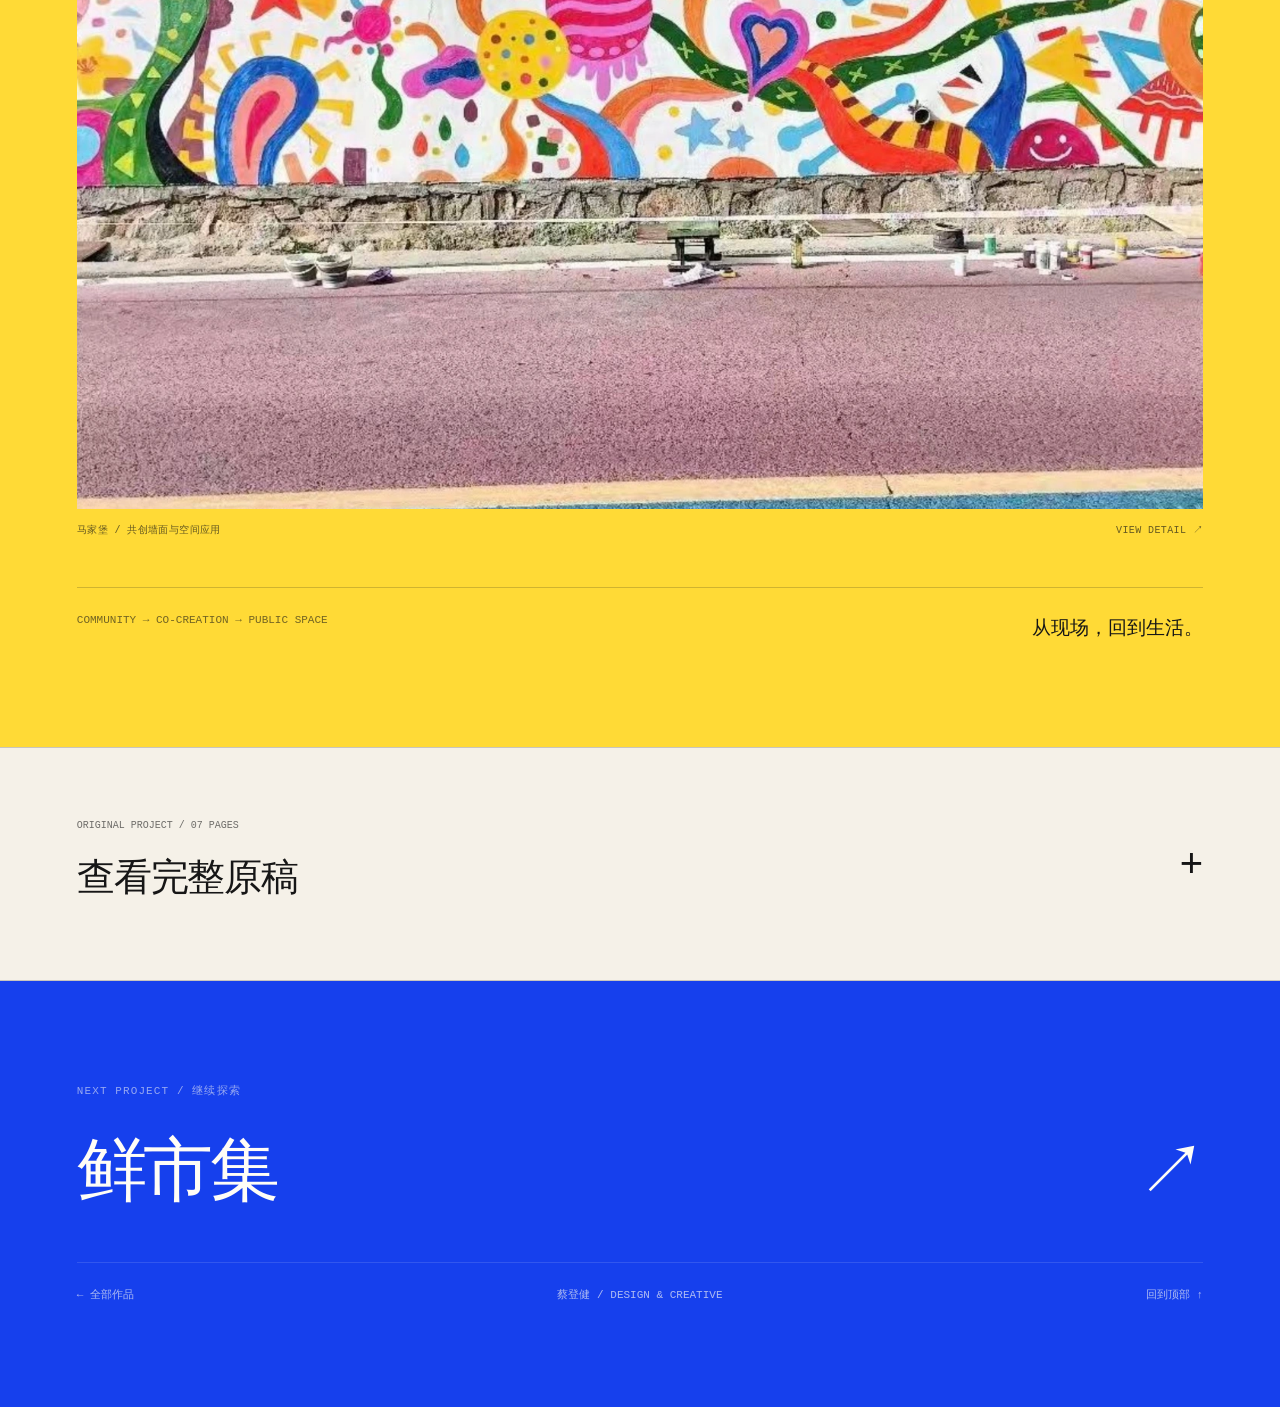
<file: cases/majiaobao.html>
<!doctype html>
<html lang="zh-CN"><head><meta charset="utf-8"><meta name="viewport" content="width=device-width,initial-scale=1"><meta name="description" content="从现场调研与居民参与出发，把社区里真实的人与故事转化为视觉语言，再通过物料、公共画展和墙面共创，让公共空间成为居民能够参与、也能够被看见的地方。"><meta name="theme-color" content="#f5f1e8"><title>马家堡·有样 — 蔡登健 Portfolio</title><link rel="stylesheet" href="case.css"><style>:root{--ink:#161616;--paper:#f5f1e8;--accent:#ffda36;--deep:#1640ed;--on-deep:#fffdf6}</style><script src="case.js" defer></script></head>
<body><a class="skip" href="#overview">跳至项目内容</a><div class="progress" aria-hidden="true"></div>
<header class="case-top"><a class="back" href="../index.html#work" data-return><b>←</b> 返回作品集</a><a class="micro" href="../index.html">CD / PORTFOLIO</a><span class="micro edition">SELECTED WORK / 2026</span></header>
<main><section class="cover " aria-labelledby="project-title"><div class="cover-copy"><p class="micro">MAJIAOBAO / COMMUNITY</p><h1 id="project-title">马家堡<br>有<span style="color:#ff2d9c">样</span>。</h1><p class="subtitle">每个人，<br>都是社区的一笔。</p><div class="cover-meta"><span>社区共创 / 空间激活</span><span>2026</span><span>蔡登健</span></div></div><div class="cover-visual"><img src="media/community-poster.webp" alt="马家堡·有样 / 社区共创视觉海报" fetchpriority="high"><div class="visual-note"><span class="micro">MAJIAOBAO / COMMUNITY</span><span class="micro">04</span></div></div></section>
<nav class="case-nav" aria-label="项目章节"><a class="nav-name" href="#project-title">马家堡·有样</a><div class="nav-links"><a href="#research"><span>01</span>现场调研</a><a href="#identity"><span>02</span>共创视觉</a><a href="#participation"><span>03</span>参与与物料</a><a href="#exhibition"><span>04</span>公共画展</a><a href="#space"><span>05</span>空间激活</a></div></nav>
<section class="intro" id="overview"><div><span class="kicker micro">PROJECT OVERVIEW / 项目概述</span><p class="label-title">The project.</p></div><div class="intro-body"><p>从现场调研与居民参与出发，把社区里真实的人与故事转化为视觉语言，再通过物料、公共画展和墙面共创，让公共空间成为居民能够参与、也能够被看见的地方。</p><dl class="project-facts"><div><dt>DISCIPLINE / 方向</dt><dd>社区共创 / 空间激活</dd></div><div><dt>ROLE / 负责内容</dt><dd>社区调研、视觉系统、活动策划、空间激活</dd></div><div><dt>DELIVERABLES / 产出</dt><dd>视觉系统 / 共创物料 / 公共画展 / 墙面应用</dd></div></dl></div></section>
<section class="chapter " id="research"><div class="chapter-head"><div class="chapter-label"><b>01</b><span>现场调研</span></div><div class="chapter-heading"><h2>先走进社区，<br>再谈如何改变。</h2><p>从现场观察、居民活动与空间关系出发，为后续共创建立具体的语境。</p></div></div><div class="chapter-body split"><figure class="editorial-image"><button class="image-button" type="button" data-image="media/community-site.webp" aria-label="放大查看：马家堡 / 现场观察"><img src="media/community-site.webp" alt="马家堡 / 现场观察" class="" loading="lazy" decoding="async"></button><figcaption><span>马家堡 / 现场观察</span><span>VIEW DETAIL ↗</span></figcaption></figure><div class="text-block"><h3>社区更新，<br>从日常生活开始。</h3><p>人的活动、道路与公共空间共同构成社区生活。调研为参与方式和后续视觉表达提供依据。</p><div class="roles"></div></div></div><figure class="editorial-image"><button class="image-button" type="button" data-image="../assets/community/majiaobao/slide-2.png" aria-label="放大查看：现场调研 / 空间与居民观察"><img src="../assets/community/majiaobao/slide-2.png" alt="现场调研 / 空间与居民观察" class="" loading="lazy" decoding="async"></button><figcaption><span>现场调研 / 空间与居民观察</span><span>VIEW DETAIL ↗</span></figcaption></figure></section><section class="chapter accent" id="identity"><div class="chapter-head"><div class="chapter-label"><b>02</b><span>共创视觉</span></div><div class="chapter-heading"><h2>你看我，<br>我也看见你。</h2><p>用鲜明色彩、人物轮廓与开放的表达语言，让社区共创拥有易于识别、也便于参与的视觉入口。</p></div></div><figure class="editorial-image"><button class="image-button" type="button" data-image="media/community-identity.webp" aria-label="放大查看：马家堡·有样 / 视觉系统"><img src="media/community-identity.webp" alt="马家堡·有样 / 视觉系统" class="" loading="lazy" decoding="async"></button><figcaption><span>马家堡·有样 / 视觉系统</span><span>VIEW DETAIL ↗</span></figcaption></figure><div class="color-strip" style="--colors:5"><div style="background:#ff2d9c;color:#161616"><span>PINK</span><span>#FF2D9C</span></div><div style="background:#1640ed;color:#ffffff"><span>BLUE</span><span>#1640ED</span></div><div style="background:#ffda36;color:#161616"><span>YELLOW</span><span>#FFDA36</span></div><div style="background:#52d86d;color:#161616"><span>GREEN</span><span>#52D86D</span></div><div style="background:#f5f1e8;color:#161616"><span>PAPER</span><span>#F5F1E8</span></div></div></section><aside class="statement" data-word="有样"><div class="micro">THE IDEA / 核心表达</div><p>每个人，<br>都是社区的一笔。</p><div class="statement-note">让居民的表达进入公共空间。</div></aside><section class="chapter dark" id="participation"><div class="chapter-head"><div class="chapter-label"><b>03</b><span>参与与物料</span></div><div class="chapter-heading"><h2>把“看见”，<br>变成一次可以参与的行动。</h2><p>从海报、人物轮廓到随身物料，连接招募、创作与分享。</p></div></div><figure class="editorial-image"><button class="image-button" type="button" data-image="media/community-materials.webp" aria-label="放大查看：共创物料 / 卡片、纸袋与随行应用"><img src="media/community-materials.webp" alt="共创物料 / 卡片、纸袋与随行应用" class="" loading="lazy" decoding="async"></button><figcaption><span>共创物料 / 卡片、纸袋与随行应用</span><span>VIEW DETAIL ↗</span></figcaption></figure><div class="process" style="--steps:3"><div class="process-step"><span class="micro">01 / INVITE</span><h3>发出邀请</h3><p>通过视觉物料让居民理解并进入项目。</p></div><div class="process-step"><span class="micro">02 / CREATE</span><h3>共同创作</h3><p>用开放的图形与人物关系鼓励表达。</p></div><div class="process-step"><span class="micro">03 / SHARE</span><h3>回到社区</h3><p>让作品走入公共画展与日常使用。</p></div></div></section><section class="chapter " id="exhibition"><div class="chapter-head"><div class="chapter-label"><b>04</b><span>公共画展</span></div><div class="chapter-heading"><h2>让社区故事，<br>在公共空间相遇。</h2><p>从个体表达走向集体呈现，让日常经过的地方成为可以停留、观看与交流的场所。</p></div></div><figure class="editorial-image"><button class="image-button" type="button" data-image="media/community-exhibition.webp" aria-label="放大查看：马家堡 / 公共画展现场"><img src="media/community-exhibition.webp" alt="马家堡 / 公共画展现场" class="panorama" loading="lazy" decoding="async"></button><figcaption><span>马家堡 / 公共画展现场</span><span>VIEW DETAIL ↗</span></figcaption></figure></section><section class="chapter accent" id="space"><div class="chapter-head"><div class="chapter-label"><b>05</b><span>空间激活</span></div><div class="chapter-heading"><h2>把一面墙，<br>交还给大家的想象。</h2><p>以共创图像延展墙面表达，让居民能够在熟悉的环境里看见自己的参与。</p></div></div><figure class="editorial-image"><button class="image-button" type="button" data-image="media/community-mural.webp" aria-label="放大查看：马家堡 / 共创墙面与空间应用"><img src="media/community-mural.webp" alt="马家堡 / 共创墙面与空间应用" class="panorama" loading="lazy" decoding="async"></button><figcaption><span>马家堡 / 共创墙面与空间应用</span><span>VIEW DETAIL ↗</span></figcaption></figure><div class="deliverables"><span>COMMUNITY → CO-CREATION → PUBLIC SPACE</span><strong>从现场，回到生活。</strong></div></section><section class="archive"><details><summary><div><small>ORIGINAL PROJECT / 07 PAGES</small><strong>查看完整原稿</strong></div></summary><p class="archive-note">保留原有方案的全部页面。点击图片可放大查看细节。</p><div class="archive-pages"><figure class="editorial-image"><button class="image-button" type="button" data-image="../assets/community/majiaobao/slide-1.png" aria-label="放大原稿第 1 页"><img data-src="../assets/community/majiaobao/slide-1.png" alt="马家堡·有样原稿第 1 页" loading="lazy"></button><figcaption><span>马家堡·有样</span><span>01 / 07</span></figcaption></figure><figure class="editorial-image"><button class="image-button" type="button" data-image="../assets/community/majiaobao/slide-2.png" aria-label="放大原稿第 2 页"><img data-src="../assets/community/majiaobao/slide-2.png" alt="马家堡·有样原稿第 2 页" loading="lazy"></button><figcaption><span>马家堡·有样</span><span>02 / 07</span></figcaption></figure><figure class="editorial-image"><button class="image-button" type="button" data-image="../assets/community/majiaobao/slide-3.png" aria-label="放大原稿第 3 页"><img data-src="../assets/community/majiaobao/slide-3.png" alt="马家堡·有样原稿第 3 页" loading="lazy"></button><figcaption><span>马家堡·有样</span><span>03 / 07</span></figcaption></figure><figure class="editorial-image"><button class="image-button" type="button" data-image="../assets/community/majiaobao/slide-4.png" aria-label="放大原稿第 4 页"><img data-src="../assets/community/majiaobao/slide-4.png" alt="马家堡·有样原稿第 4 页" loading="lazy"></button><figcaption><span>马家堡·有样</span><span>04 / 07</span></figcaption></figure><figure class="editorial-image"><button class="image-button" type="button" data-image="../assets/community/majiaobao/slide-5.png" aria-label="放大原稿第 5 页"><img data-src="../assets/community/majiaobao/slide-5.png" alt="马家堡·有样原稿第 5 页" loading="lazy"></button><figcaption><span>马家堡·有样</span><span>05 / 07</span></figcaption></figure><figure class="editorial-image"><button class="image-button" type="button" data-image="../assets/community/majiaobao/slide-6.png" aria-label="放大原稿第 6 页"><img data-src="../assets/community/majiaobao/slide-6.png" alt="马家堡·有样原稿第 6 页" loading="lazy"></button><figcaption><span>马家堡·有样</span><span>06 / 07</span></figcaption></figure><figure class="editorial-image"><button class="image-button" type="button" data-image="../assets/community/majiaobao/slide-7.png" aria-label="放大原稿第 7 页"><img data-src="../assets/community/majiaobao/slide-7.png" alt="马家堡·有样原稿第 7 页" loading="lazy"></button><figcaption><span>马家堡·有样</span><span>07 / 07</span></figcaption></figure></div></details></section></main>
<footer class="case-end"><p class="micro">NEXT PROJECT / 继续探索</p><a class="next-case" href="market.html"><span>鲜市集</span><span aria-hidden="true">↗</span></a><div class="end-meta"><a href="../index.html#work">← 全部作品</a><span>蔡登健 / DESIGN & CREATIVE</span><a href="#project-title">回到顶部 ↑</a></div></footer>
<dialog class="lightbox" aria-label="作品大图"><div class="lightbox-toolbar"><p></p><button type="button" autofocus>关闭 ×</button></div><div class="lightbox-stage"><img alt=""></div></dialog></body></html>
</file>
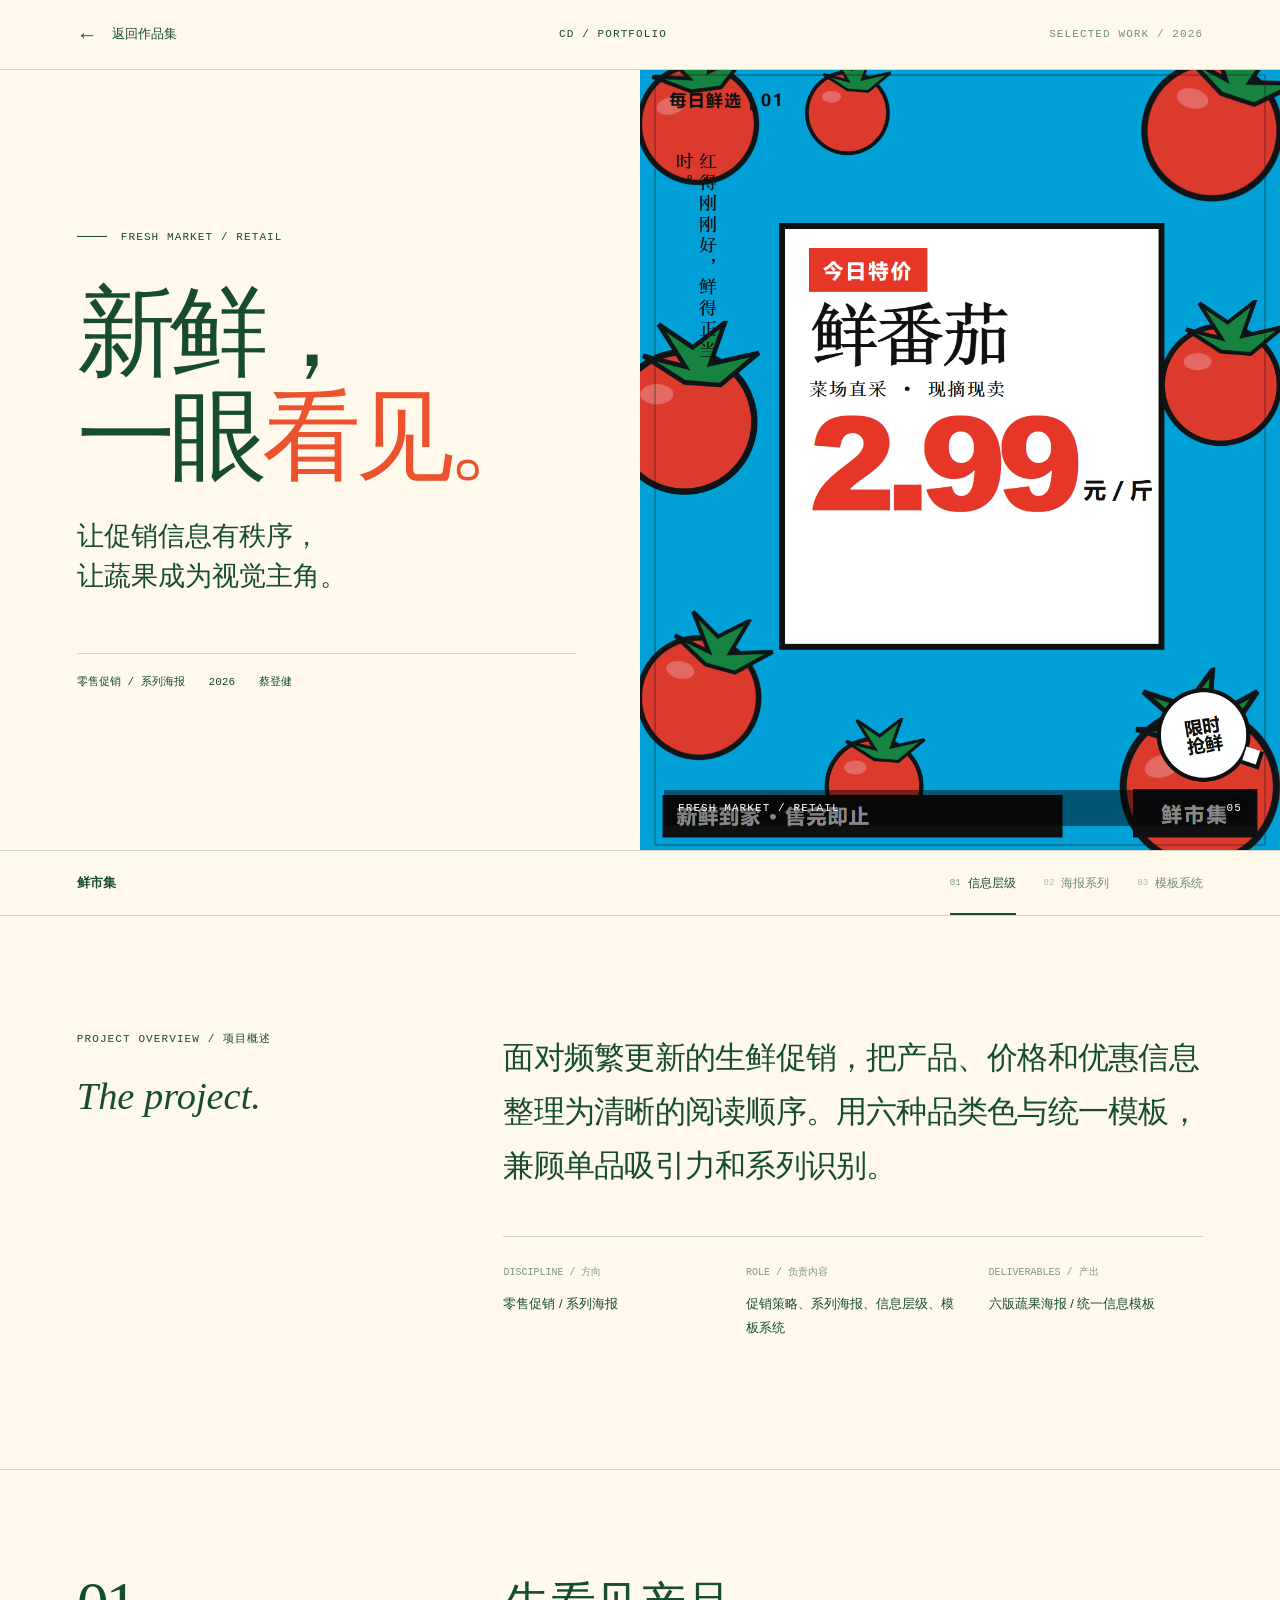
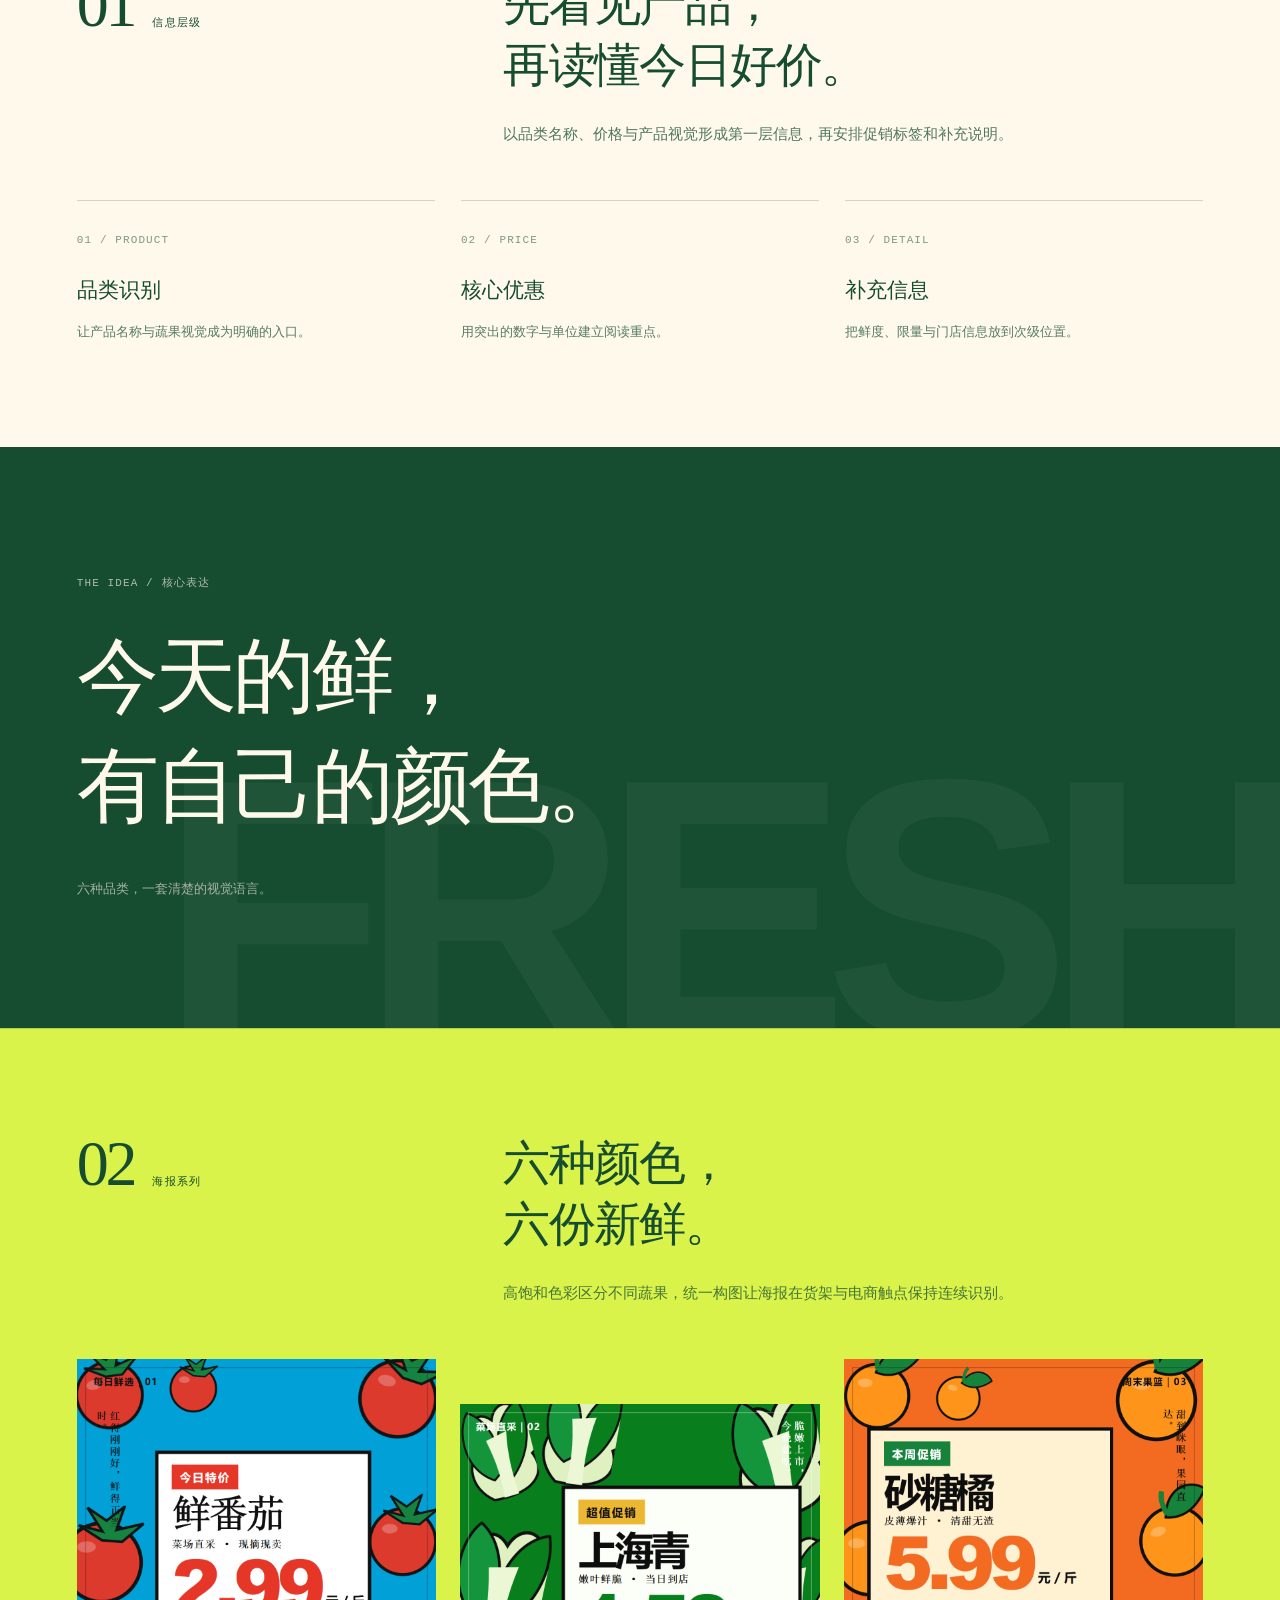
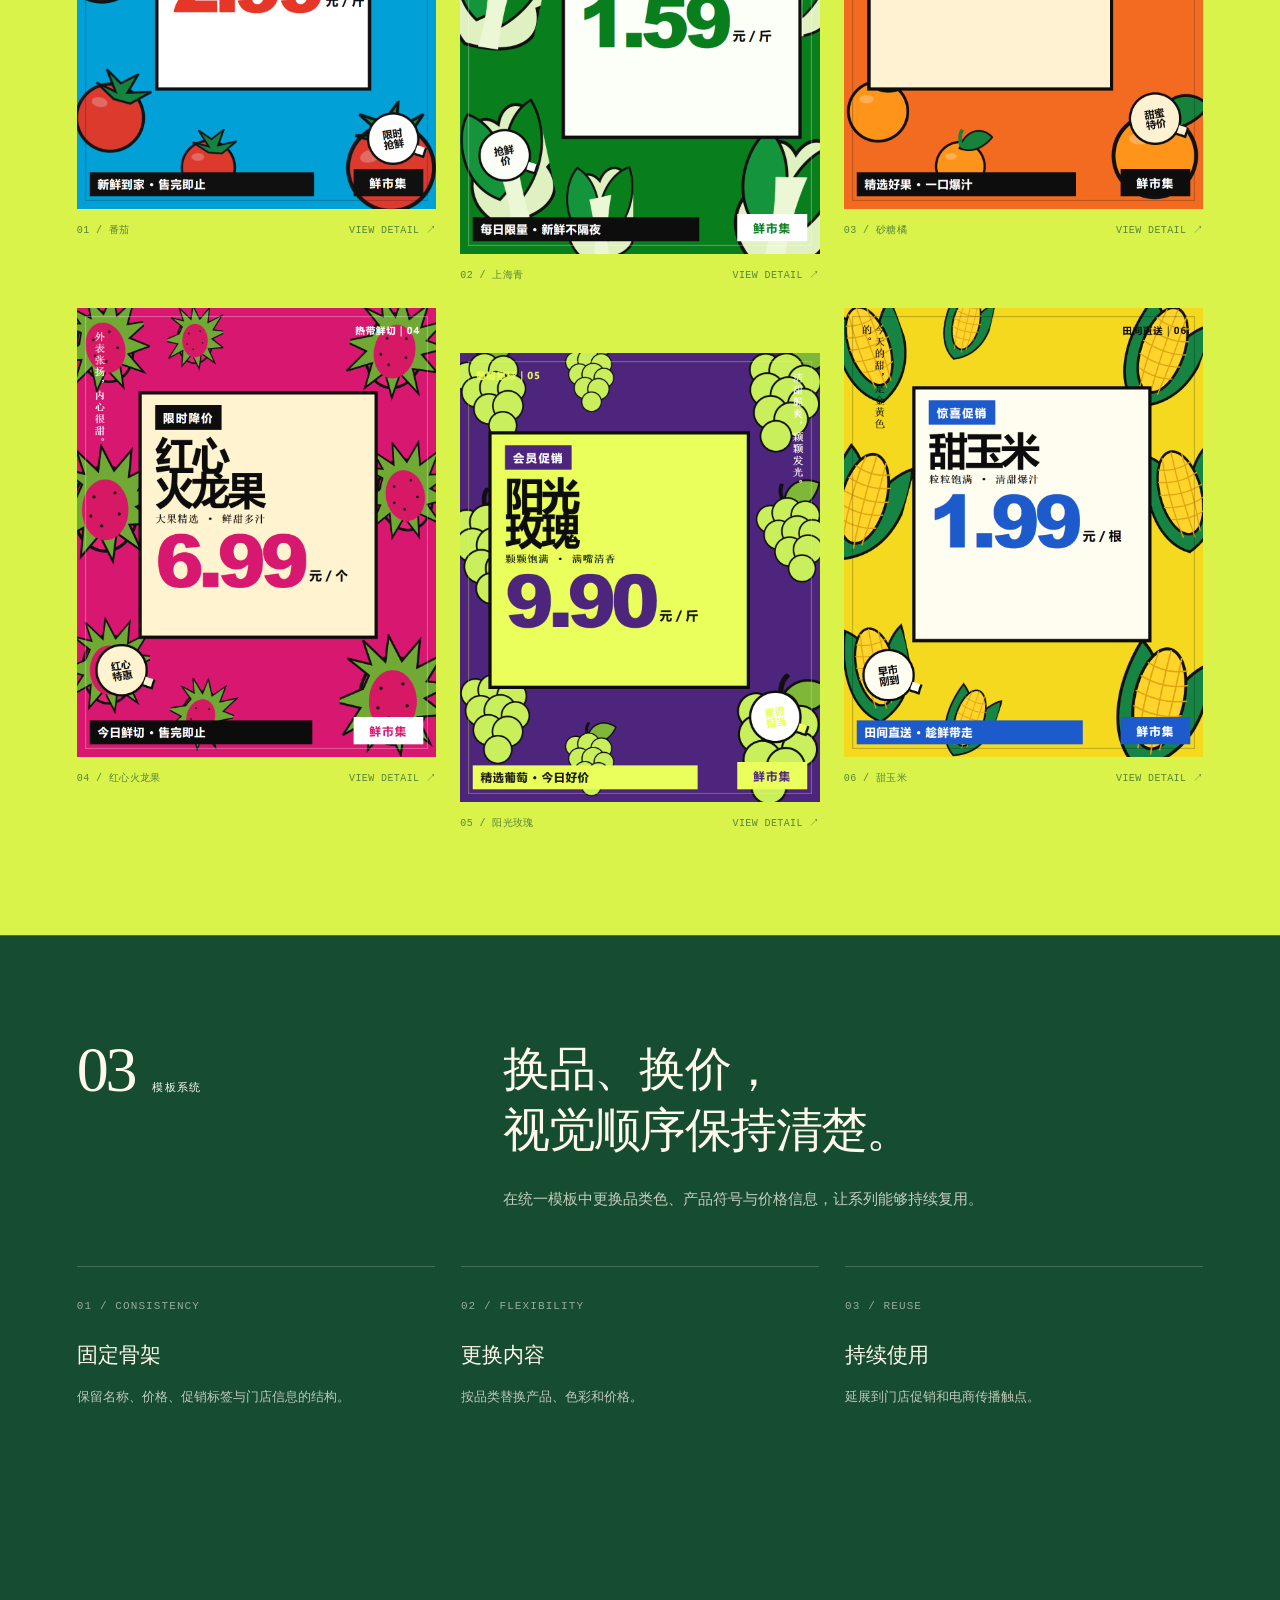
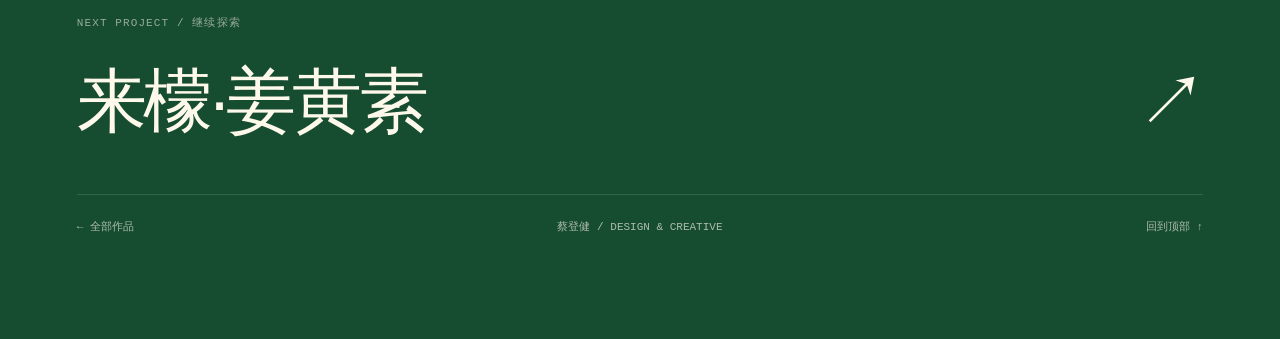
<file: cases/market.html>
<!doctype html>
<html lang="zh-CN"><head><meta charset="utf-8"><meta name="viewport" content="width=device-width,initial-scale=1"><meta name="description" content="面对频繁更新的生鲜促销，把产品、价格和优惠信息整理为清晰的阅读顺序。用六种品类色与统一模板，兼顾单品吸引力和系列识别。"><meta name="theme-color" content="#fff9eb"><title>鲜市集 — 蔡登健 Portfolio</title><link rel="stylesheet" href="case.css"><style>:root{--ink:#164c30;--paper:#fff9eb;--accent:#d9f34b;--deep:#164c30;--on-deep:#fff9eb}</style><script src="case.js" defer></script></head>
<body><a class="skip" href="#overview">跳至项目内容</a><div class="progress" aria-hidden="true"></div>
<header class="case-top"><a class="back" href="../index.html#work" data-return><b>←</b> 返回作品集</a><a class="micro" href="../index.html">CD / PORTFOLIO</a><span class="micro edition">SELECTED WORK / 2026</span></header>
<main><section class="cover " aria-labelledby="project-title"><div class="cover-copy"><p class="micro">FRESH MARKET / RETAIL</p><h1 id="project-title">新鲜，<br>一眼<span style="color:#eb532e">看见。</span></h1><p class="subtitle">让促销信息有秩序，<br>让蔬果成为视觉主角。</p><div class="cover-meta"><span>零售促销 / 系列海报</span><span>2026</span><span>蔡登健</span></div></div><div class="cover-visual"><img src="../assets/ecommerce/market/01-青蓝-番茄促销-纯产品.png" alt="鲜市集 / 番茄促销海报" fetchpriority="high"><div class="visual-note"><span class="micro">FRESH MARKET / RETAIL</span><span class="micro">05</span></div></div></section>
<nav class="case-nav" aria-label="项目章节"><a class="nav-name" href="#project-title">鲜市集</a><div class="nav-links"><a href="#hierarchy"><span>01</span>信息层级</a><a href="#series"><span>02</span>海报系列</a><a href="#system"><span>03</span>模板系统</a></div></nav>
<section class="intro" id="overview"><div><span class="kicker micro">PROJECT OVERVIEW / 项目概述</span><p class="label-title">The project.</p></div><div class="intro-body"><p>面对频繁更新的生鲜促销，把产品、价格和优惠信息整理为清晰的阅读顺序。用六种品类色与统一模板，兼顾单品吸引力和系列识别。</p><dl class="project-facts"><div><dt>DISCIPLINE / 方向</dt><dd>零售促销 / 系列海报</dd></div><div><dt>ROLE / 负责内容</dt><dd>促销策略、系列海报、信息层级、模板系统</dd></div><div><dt>DELIVERABLES / 产出</dt><dd>六版蔬果海报 / 统一信息模板</dd></div></dl></div></section>
<section class="chapter " id="hierarchy"><div class="chapter-head"><div class="chapter-label"><b>01</b><span>信息层级</span></div><div class="chapter-heading"><h2>先看见产品，<br>再读懂今日好价。</h2><p>以品类名称、价格与产品视觉形成第一层信息，再安排促销标签和补充说明。</p></div></div><div class="process" style="--steps:3"><div class="process-step"><span class="micro">01 / PRODUCT</span><h3>品类识别</h3><p>让产品名称与蔬果视觉成为明确的入口。</p></div><div class="process-step"><span class="micro">02 / PRICE</span><h3>核心优惠</h3><p>用突出的数字与单位建立阅读重点。</p></div><div class="process-step"><span class="micro">03 / DETAIL</span><h3>补充信息</h3><p>把鲜度、限量与门店信息放到次级位置。</p></div></div></section><aside class="statement" data-word="FRESH"><div class="micro">THE IDEA / 核心表达</div><p>今天的鲜，<br>有自己的颜色。</p><div class="statement-note">六种品类，一套清楚的视觉语言。</div></aside><section class="chapter accent" id="series"><div class="chapter-head"><div class="chapter-label"><b>02</b><span>海报系列</span></div><div class="chapter-heading"><h2>六种颜色，<br>六份新鲜。</h2><p>高饱和色彩区分不同蔬果，统一构图让海报在货架与电商触点保持连续识别。</p></div></div><div class="gallery"><figure class="editorial-image"><button class="image-button" type="button" data-image="../assets/ecommerce/market/01-青蓝-番茄促销-纯产品.png" aria-label="放大查看：01 / 番茄"><img src="../assets/ecommerce/market/01-青蓝-番茄促销-纯产品.png" alt="01 / 番茄" class="" loading="lazy" decoding="async"></button><figcaption><span>01 / 番茄</span><span>VIEW DETAIL ↗</span></figcaption></figure><figure class="editorial-image"><button class="image-button" type="button" data-image="../assets/ecommerce/market/02-鲜绿-上海青促销-纯产品.png" aria-label="放大查看：02 / 上海青"><img src="../assets/ecommerce/market/02-鲜绿-上海青促销-纯产品.png" alt="02 / 上海青" class="" loading="lazy" decoding="async"></button><figcaption><span>02 / 上海青</span><span>VIEW DETAIL ↗</span></figcaption></figure><figure class="editorial-image"><button class="image-button" type="button" data-image="../assets/ecommerce/market/03-橙色-砂糖橘促销-纯产品.png" aria-label="放大查看：03 / 砂糖橘"><img src="../assets/ecommerce/market/03-橙色-砂糖橘促销-纯产品.png" alt="03 / 砂糖橘" class="" loading="lazy" decoding="async"></button><figcaption><span>03 / 砂糖橘</span><span>VIEW DETAIL ↗</span></figcaption></figure><figure class="editorial-image"><button class="image-button" type="button" data-image="../assets/ecommerce/market/04-洋红-火龙果促销-纯产品.png" aria-label="放大查看：04 / 红心火龙果"><img src="../assets/ecommerce/market/04-洋红-火龙果促销-纯产品.png" alt="04 / 红心火龙果" class="" loading="lazy" decoding="async"></button><figcaption><span>04 / 红心火龙果</span><span>VIEW DETAIL ↗</span></figcaption></figure><figure class="editorial-image"><button class="image-button" type="button" data-image="../assets/ecommerce/market/05-深紫-阳光玫瑰促销-纯产品.png" aria-label="放大查看：05 / 阳光玫瑰"><img src="../assets/ecommerce/market/05-深紫-阳光玫瑰促销-纯产品.png" alt="05 / 阳光玫瑰" class="" loading="lazy" decoding="async"></button><figcaption><span>05 / 阳光玫瑰</span><span>VIEW DETAIL ↗</span></figcaption></figure><figure class="editorial-image"><button class="image-button" type="button" data-image="../assets/ecommerce/market/06-明黄-甜玉米促销-纯产品.png" aria-label="放大查看：06 / 甜玉米"><img src="../assets/ecommerce/market/06-明黄-甜玉米促销-纯产品.png" alt="06 / 甜玉米" class="" loading="lazy" decoding="async"></button><figcaption><span>06 / 甜玉米</span><span>VIEW DETAIL ↗</span></figcaption></figure></div></section><section class="chapter dark" id="system"><div class="chapter-head"><div class="chapter-label"><b>03</b><span>模板系统</span></div><div class="chapter-heading"><h2>换品、换价，<br>视觉顺序保持清楚。</h2><p>在统一模板中更换品类色、产品符号与价格信息，让系列能够持续复用。</p></div></div><div class="process" style="--steps:3"><div class="process-step"><span class="micro">01 / CONSISTENCY</span><h3>固定骨架</h3><p>保留名称、价格、促销标签与门店信息的结构。</p></div><div class="process-step"><span class="micro">02 / FLEXIBILITY</span><h3>更换内容</h3><p>按品类替换产品、色彩和价格。</p></div><div class="process-step"><span class="micro">03 / REUSE</span><h3>持续使用</h3><p>延展到门店促销和电商传播触点。</p></div></div></section></main>
<footer class="case-end"><p class="micro">NEXT PROJECT / 继续探索</p><a class="next-case" href="laimeng.html"><span>来檬·姜黄素</span><span aria-hidden="true">↗</span></a><div class="end-meta"><a href="../index.html#work">← 全部作品</a><span>蔡登健 / DESIGN & CREATIVE</span><a href="#project-title">回到顶部 ↑</a></div></footer>
<dialog class="lightbox" aria-label="作品大图"><div class="lightbox-toolbar"><p></p><button type="button" autofocus>关闭 ×</button></div><div class="lightbox-stage"><img alt=""></div></dialog></body></html>
</file>
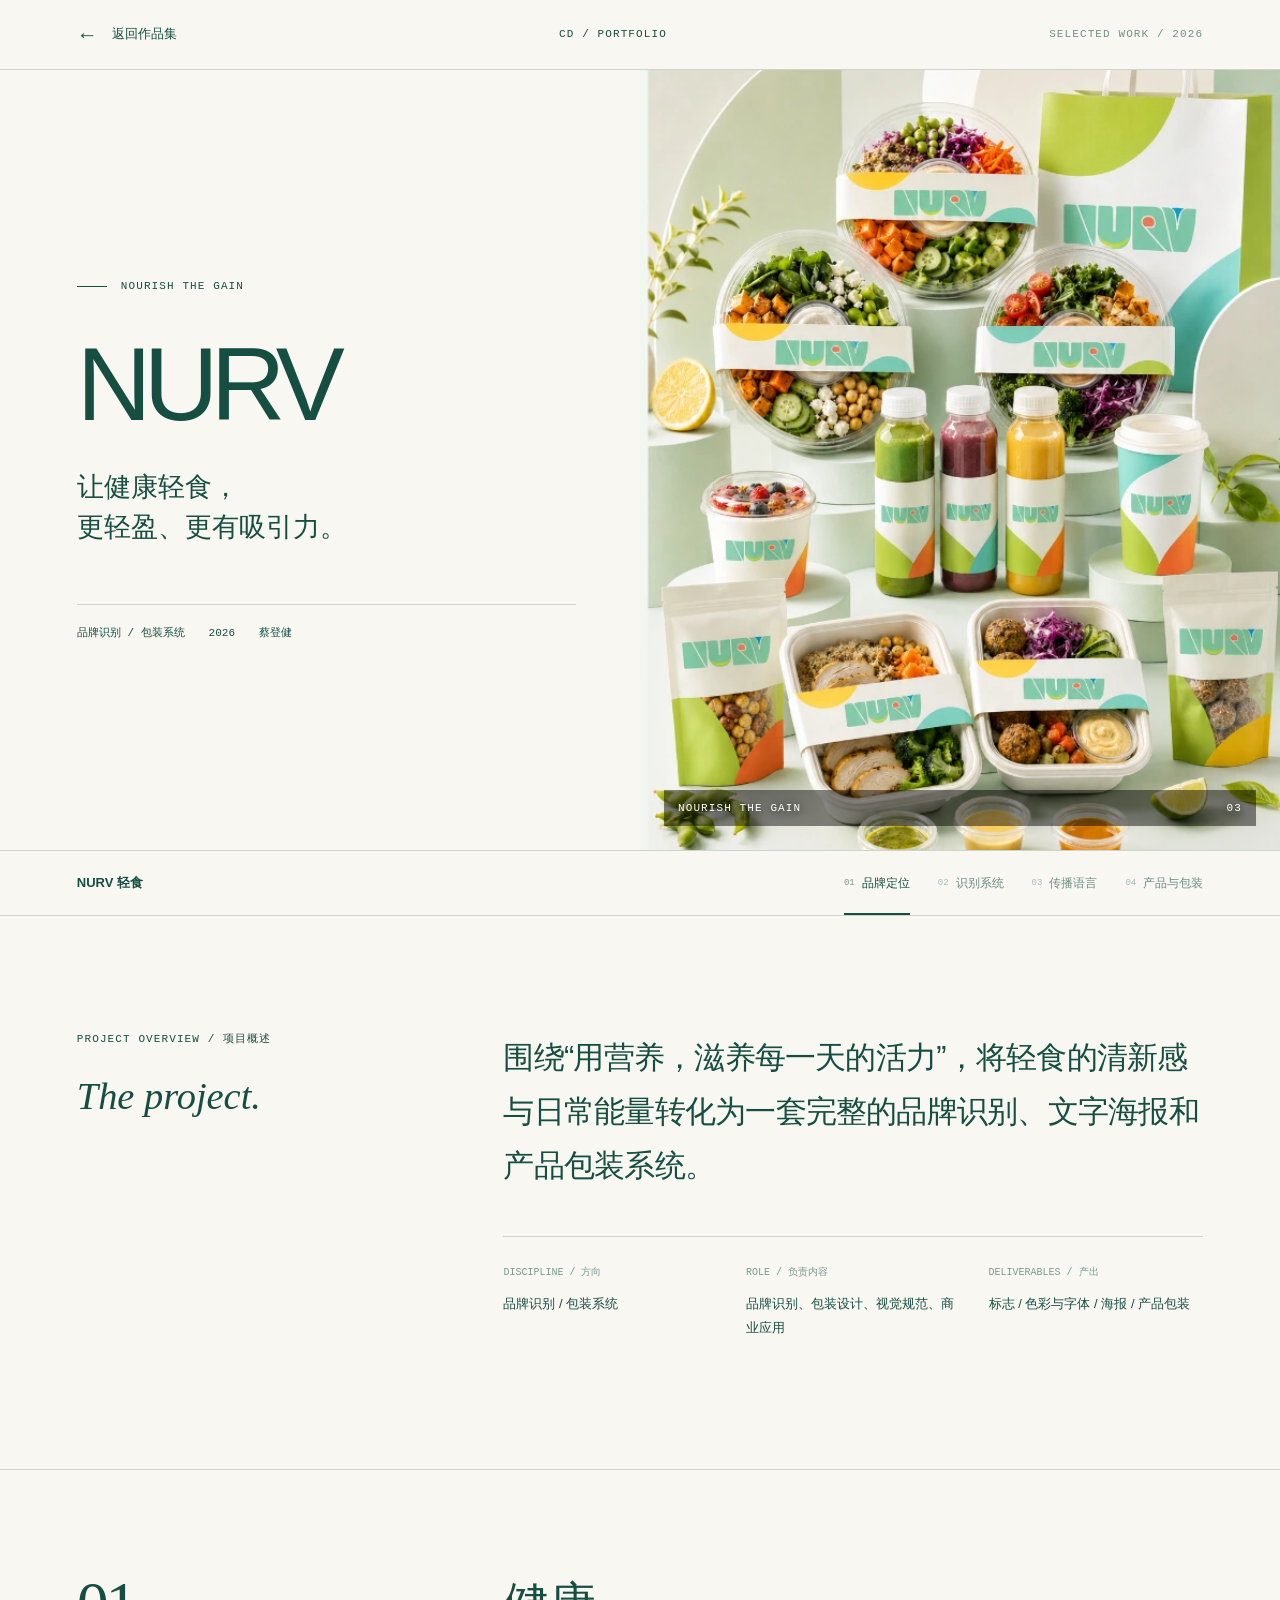
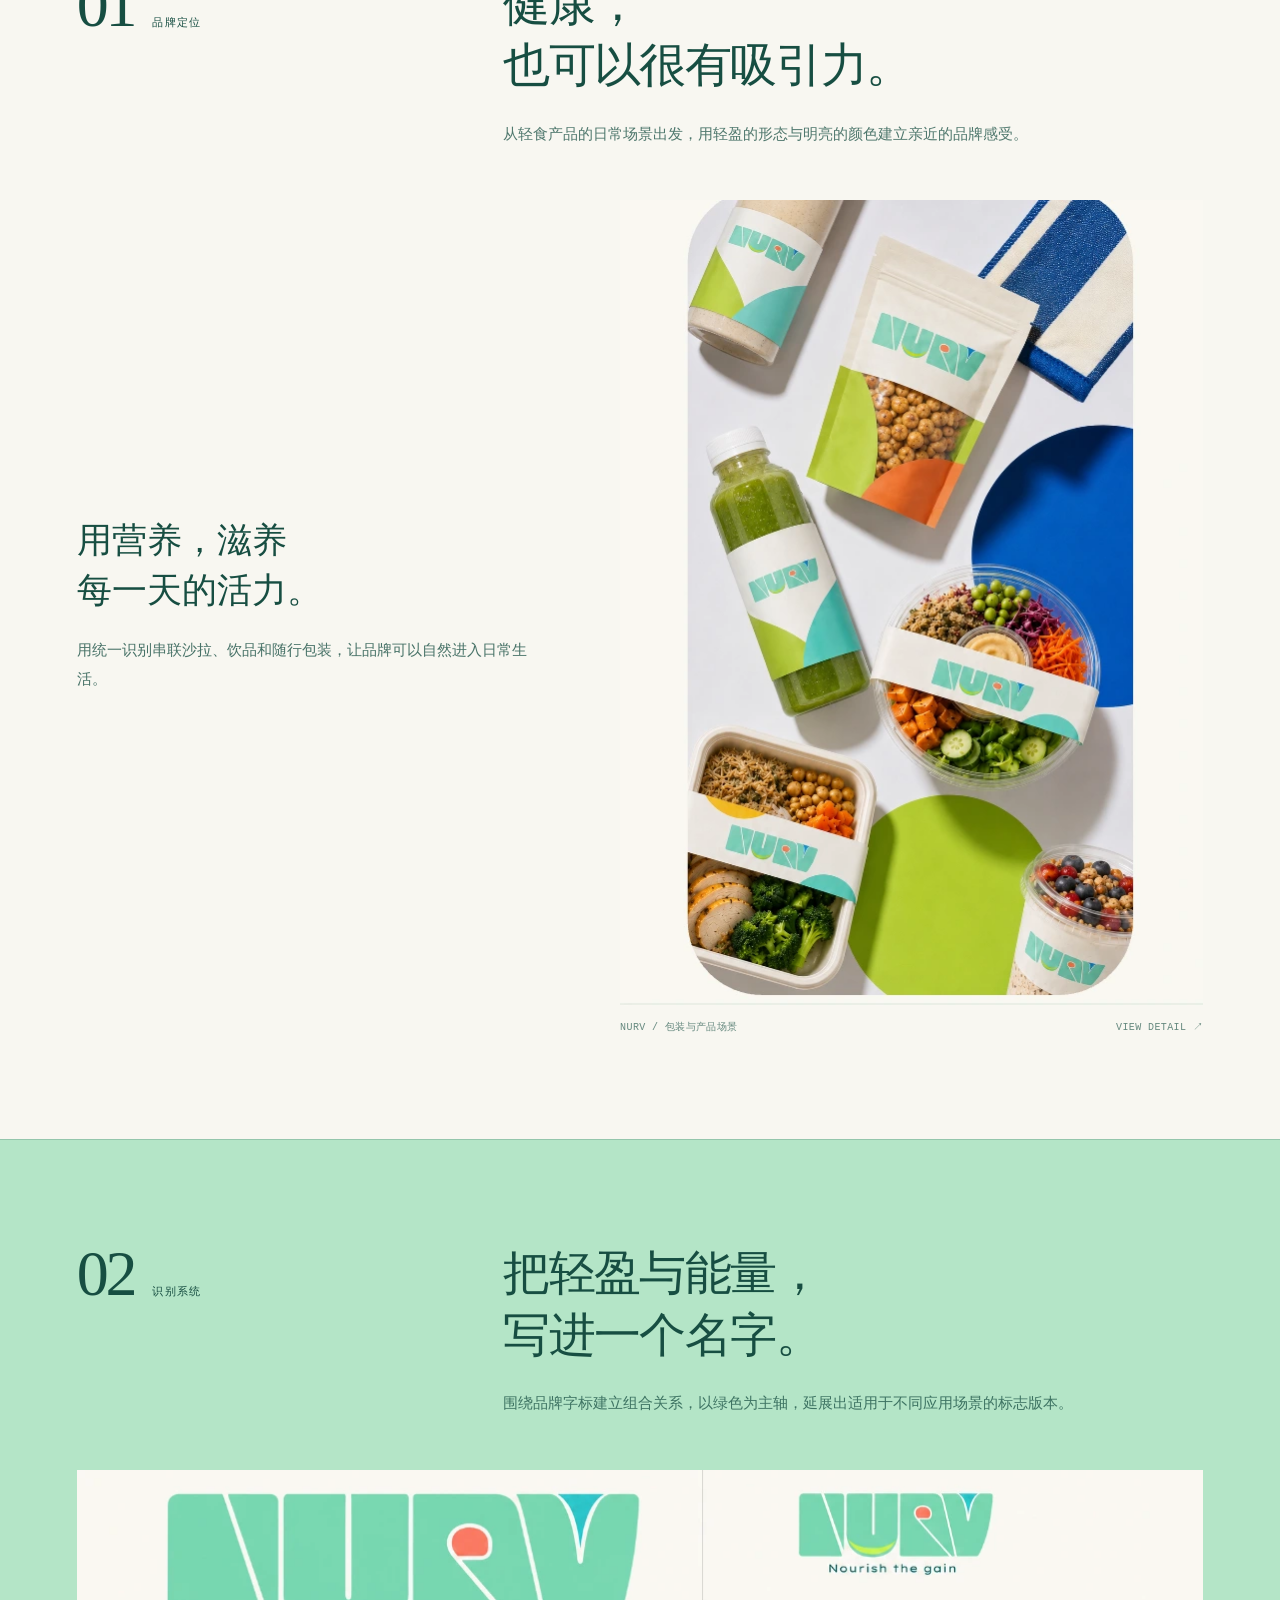
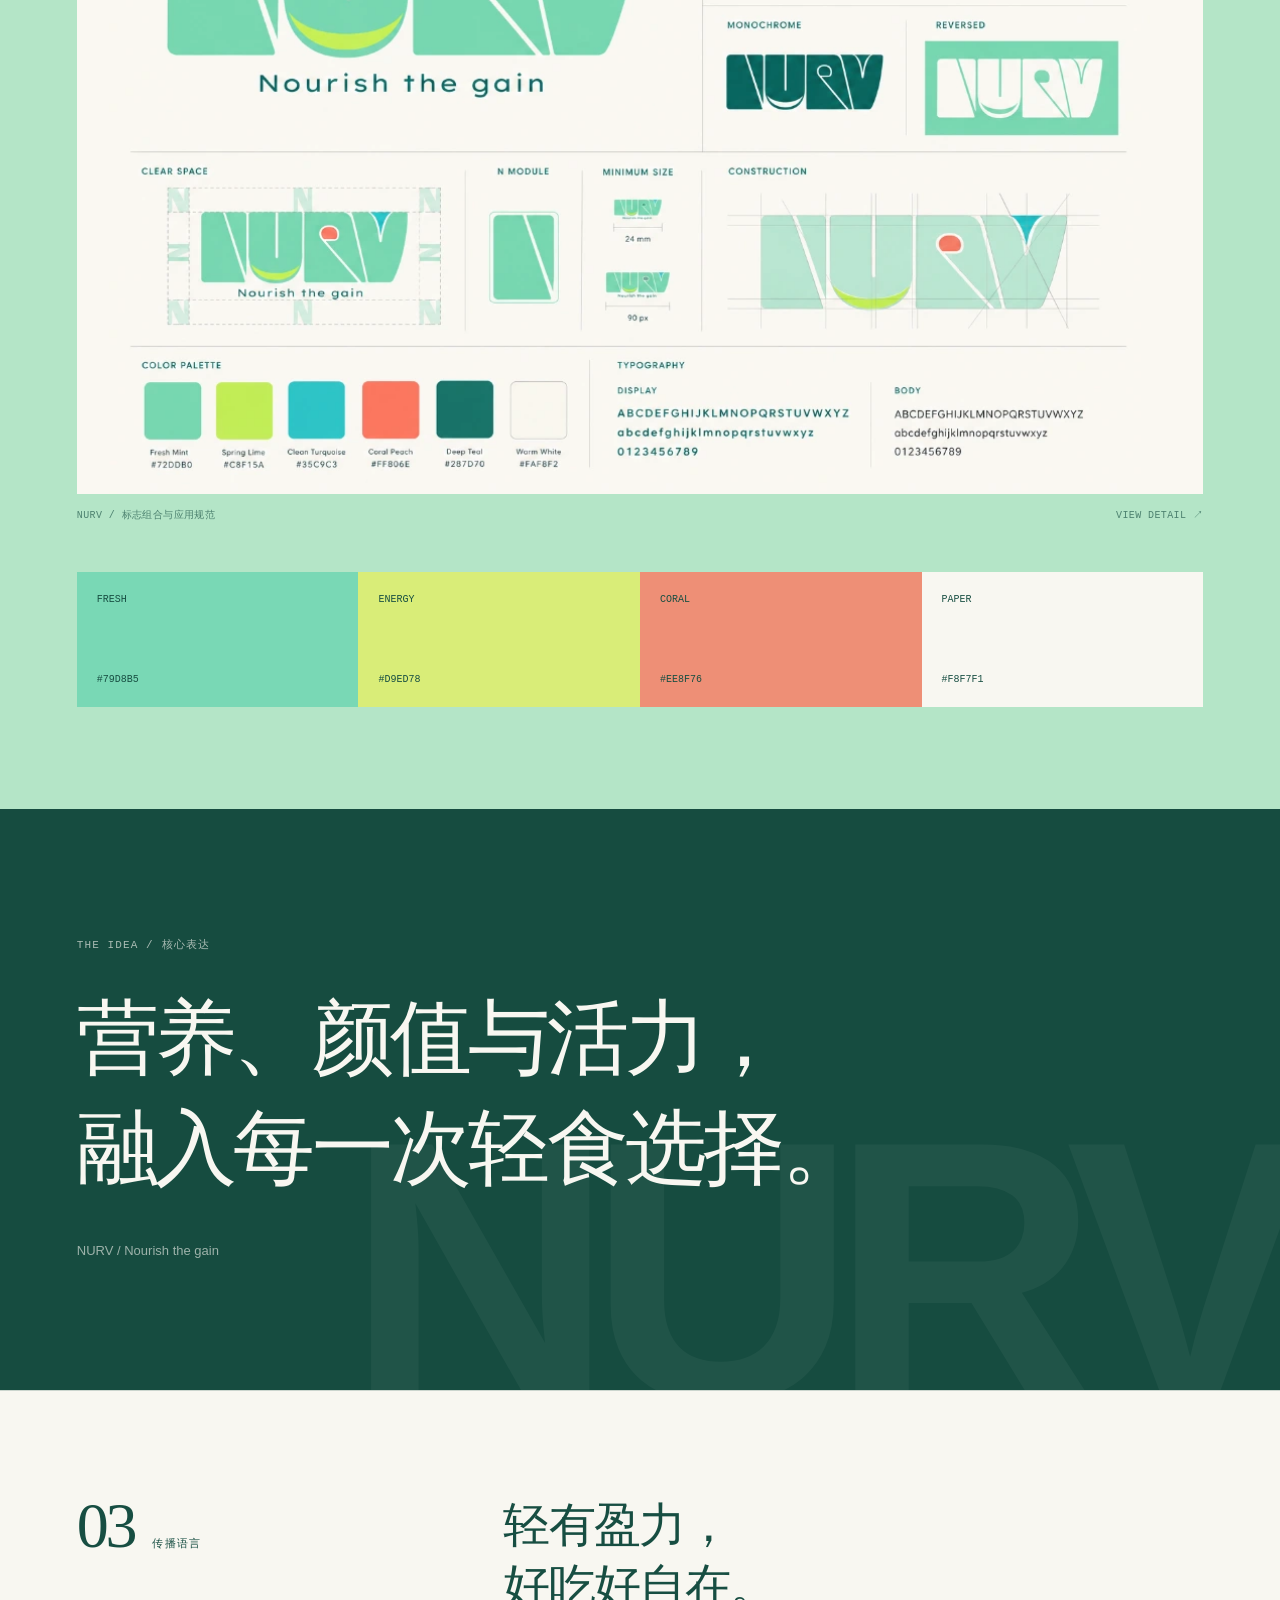
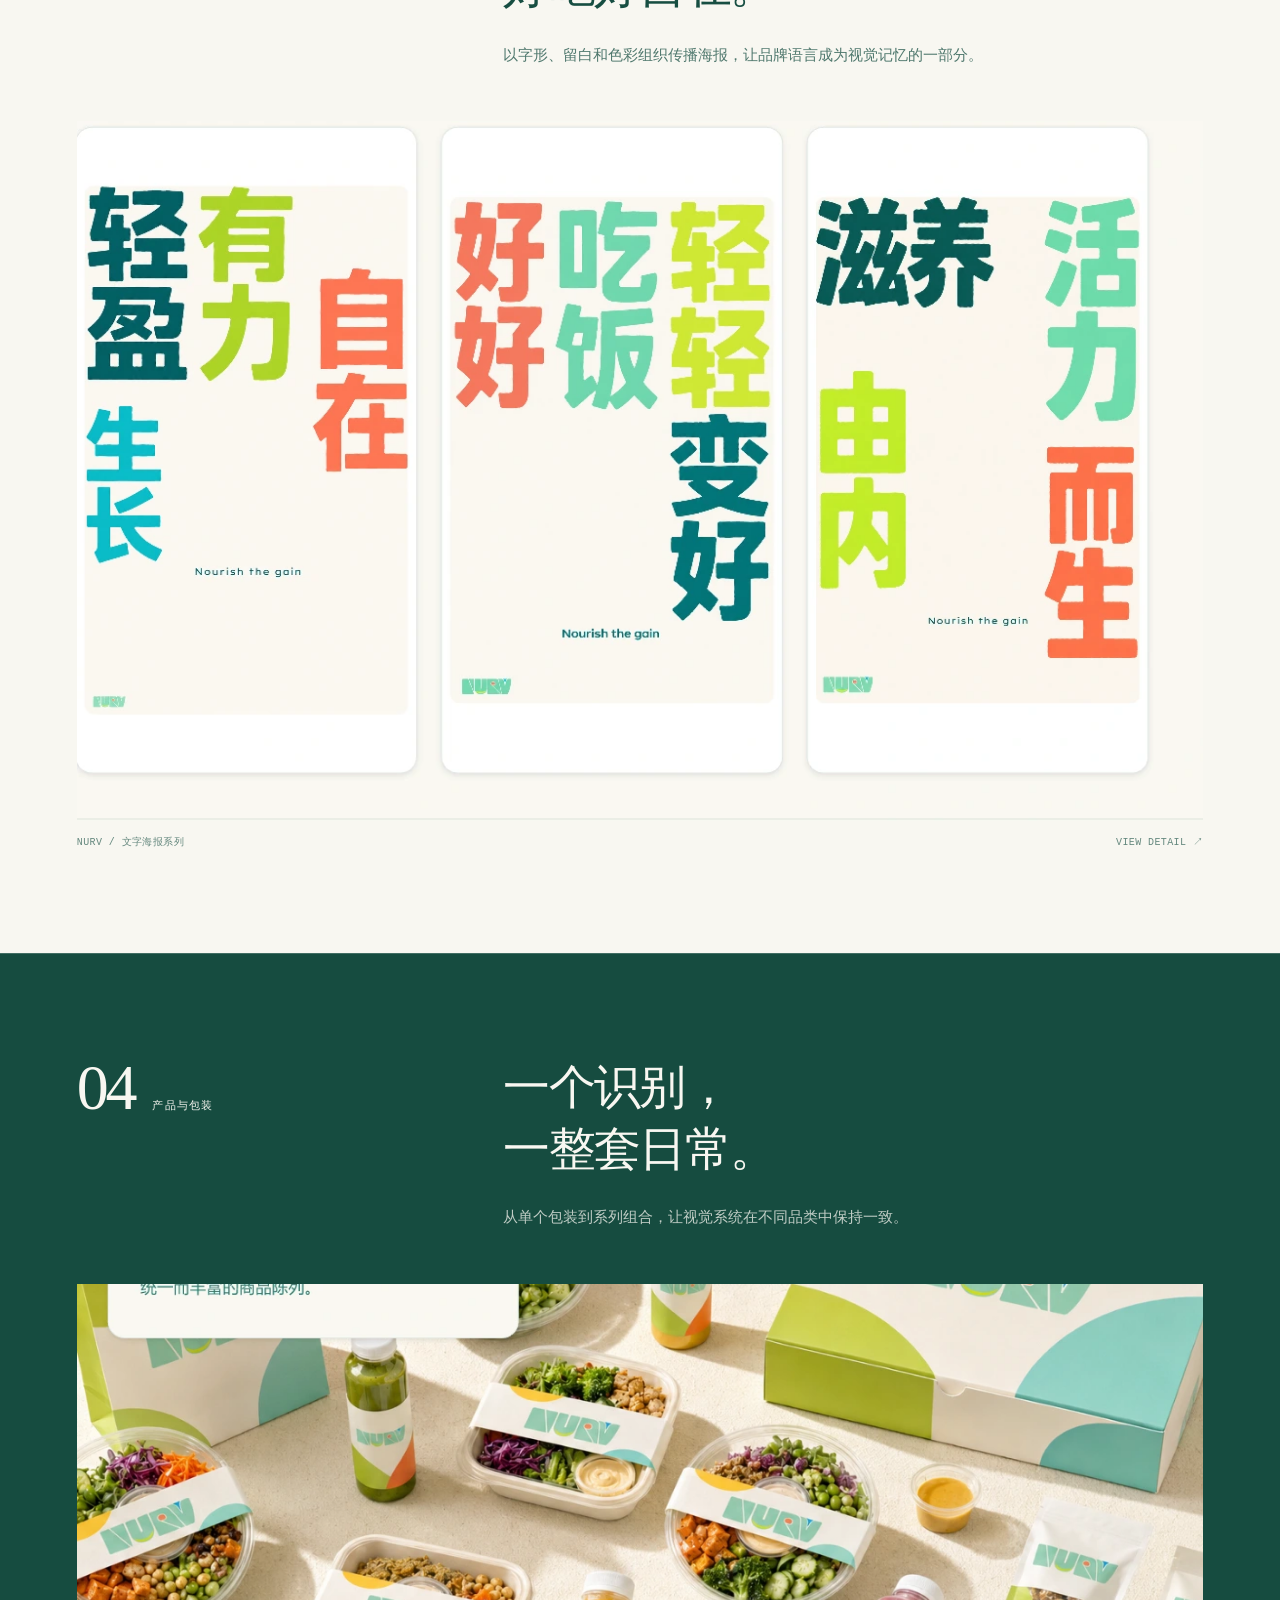
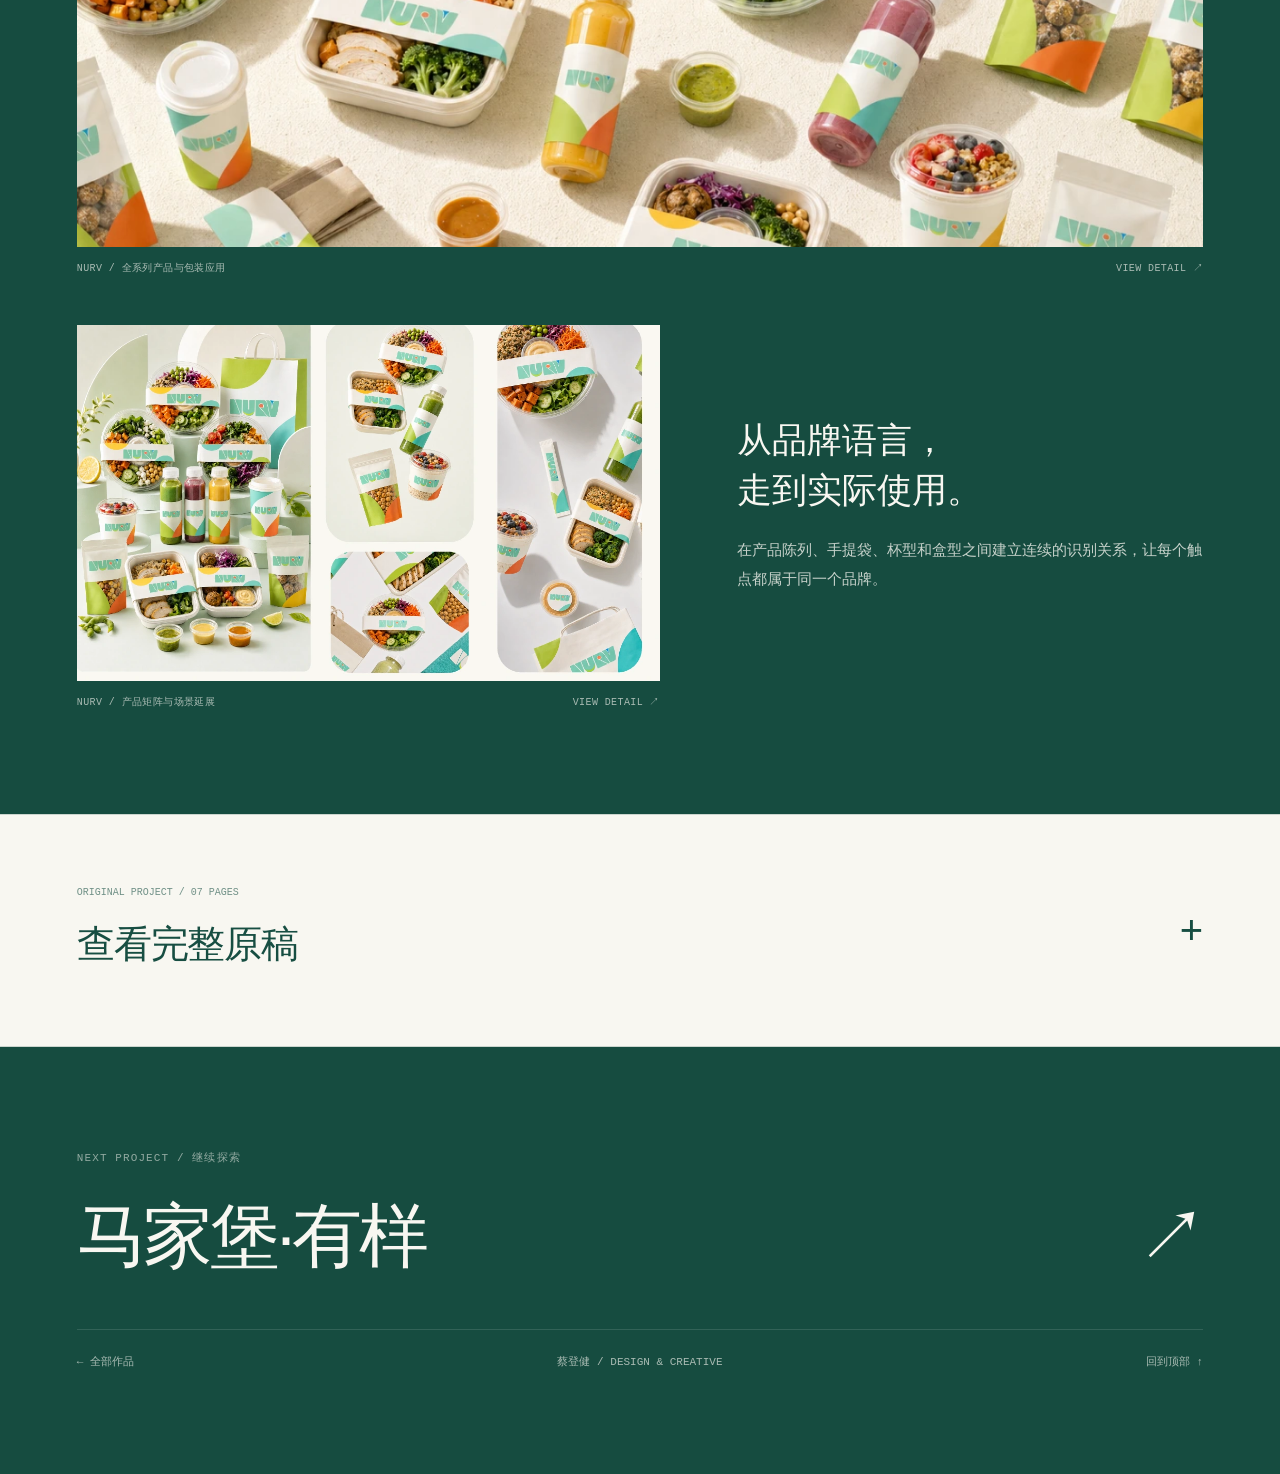
<file: cases/nurv.html>
<!doctype html>
<html lang="zh-CN"><head><meta charset="utf-8"><meta name="viewport" content="width=device-width,initial-scale=1"><meta name="description" content="围绕“用营养，滋养每一天的活力”，将轻食的清新感与日常能量转化为一套完整的品牌识别、文字海报和产品包装系统。"><meta name="theme-color" content="#f8f7f1"><title>NURV 轻食 — 蔡登健 Portfolio</title><link rel="stylesheet" href="case.css"><style>:root{--ink:#174e42;--paper:#f8f7f1;--accent:#b4e5c7;--deep:#164c40;--on-deep:#f8f7f1}</style><script src="case.js" defer></script></head>
<body><a class="skip" href="#overview">跳至项目内容</a><div class="progress" aria-hidden="true"></div>
<header class="case-top"><a class="back" href="../index.html#work" data-return><b>←</b> 返回作品集</a><a class="micro" href="../index.html">CD / PORTFOLIO</a><span class="micro edition">SELECTED WORK / 2026</span></header>
<main><section class="cover " aria-labelledby="project-title"><div class="cover-copy"><p class="micro">NOURISH THE GAIN</p><h1 id="project-title"><span class="latin">NURV</span></h1><p class="subtitle">让健康轻食，<br>更轻盈、更有吸引力。</p><div class="cover-meta"><span>品牌识别 / 包装系统</span><span>2026</span><span>蔡登健</span></div></div><div class="cover-visual"><img src="media/nurv-hero.webp" alt="NURV 轻食产品与包装全景" fetchpriority="high"><div class="visual-note"><span class="micro">NOURISH THE GAIN</span><span class="micro">03</span></div></div></section>
<nav class="case-nav" aria-label="项目章节"><a class="nav-name" href="#project-title">NURV 轻食</a><div class="nav-links"><a href="#position"><span>01</span>品牌定位</a><a href="#identity"><span>02</span>识别系统</a><a href="#language"><span>03</span>传播语言</a><a href="#packaging"><span>04</span>产品与包装</a></div></nav>
<section class="intro" id="overview"><div><span class="kicker micro">PROJECT OVERVIEW / 项目概述</span><p class="label-title">The project.</p></div><div class="intro-body"><p>围绕“用营养，滋养每一天的活力”，将轻食的清新感与日常能量转化为一套完整的品牌识别、文字海报和产品包装系统。</p><dl class="project-facts"><div><dt>DISCIPLINE / 方向</dt><dd>品牌识别 / 包装系统</dd></div><div><dt>ROLE / 负责内容</dt><dd>品牌识别、包装设计、视觉规范、商业应用</dd></div><div><dt>DELIVERABLES / 产出</dt><dd>标志 / 色彩与字体 / 海报 / 产品包装</dd></div></dl></div></section>
<section class="chapter " id="position"><div class="chapter-head"><div class="chapter-label"><b>01</b><span>品牌定位</span></div><div class="chapter-heading"><h2>健康，<br>也可以很有吸引力。</h2><p>从轻食产品的日常场景出发，用轻盈的形态与明亮的颜色建立亲近的品牌感受。</p></div></div><div class="chapter-body split reverse"><figure class="editorial-image"><button class="image-button" type="button" data-image="media/nurv-lifestyle.webp" aria-label="放大查看：NURV / 包装与产品场景"><img src="media/nurv-lifestyle.webp" alt="NURV / 包装与产品场景" class="" loading="lazy" decoding="async"></button><figcaption><span>NURV / 包装与产品场景</span><span>VIEW DETAIL ↗</span></figcaption></figure><div class="text-block"><h3>用营养，滋养<br>每一天的活力。</h3><p>用统一识别串联沙拉、饮品和随行包装，让品牌可以自然进入日常生活。</p><div class="roles"></div></div></div></section><section class="chapter accent" id="identity"><div class="chapter-head"><div class="chapter-label"><b>02</b><span>识别系统</span></div><div class="chapter-heading"><h2>把轻盈与能量，<br>写进一个名字。</h2><p>围绕品牌字标建立组合关系，以绿色为主轴，延展出适用于不同应用场景的标志版本。</p></div></div><figure class="editorial-image"><button class="image-button" type="button" data-image="media/nurv-logo.webp" aria-label="放大查看：NURV / 标志组合与应用规范"><img src="media/nurv-logo.webp" alt="NURV / 标志组合与应用规范" class="" loading="lazy" decoding="async"></button><figcaption><span>NURV / 标志组合与应用规范</span><span>VIEW DETAIL ↗</span></figcaption></figure><div class="color-strip" style="--colors:4"><div style="background:#79d8b5;color:#174e42"><span>FRESH</span><span>#79D8B5</span></div><div style="background:#d9ed78;color:#174e42"><span>ENERGY</span><span>#D9ED78</span></div><div style="background:#ee8f76;color:#174e42"><span>CORAL</span><span>#EE8F76</span></div><div style="background:#f8f7f1;color:#174e42"><span>PAPER</span><span>#F8F7F1</span></div></div></section><aside class="statement" data-word="NURV"><div class="micro">THE IDEA / 核心表达</div><p>营养、颜值与活力，<br>融入每一次轻食选择。</p><div class="statement-note">NURV / Nourish the gain</div></aside><section class="chapter " id="language"><div class="chapter-head"><div class="chapter-label"><b>03</b><span>传播语言</span></div><div class="chapter-heading"><h2>轻有盈力，<br>好吃好自在。</h2><p>以字形、留白和色彩组织传播海报，让品牌语言成为视觉记忆的一部分。</p></div></div><figure class="editorial-image"><button class="image-button" type="button" data-image="media/nurv-posters.webp" aria-label="放大查看：NURV / 文字海报系列"><img src="media/nurv-posters.webp" alt="NURV / 文字海报系列" class="" loading="lazy" decoding="async"></button><figcaption><span>NURV / 文字海报系列</span><span>VIEW DETAIL ↗</span></figcaption></figure></section><section class="chapter dark" id="packaging"><div class="chapter-head"><div class="chapter-label"><b>04</b><span>产品与包装</span></div><div class="chapter-heading"><h2>一个识别，<br>一整套日常。</h2><p>从单个包装到系列组合，让视觉系统在不同品类中保持一致。</p></div></div><figure class="editorial-image"><button class="image-button" type="button" data-image="media/nurv-products.webp" aria-label="放大查看：NURV / 全系列产品与包装应用"><img src="media/nurv-products.webp" alt="NURV / 全系列产品与包装应用" class="panorama" loading="lazy" decoding="async"></button><figcaption><span>NURV / 全系列产品与包装应用</span><span>VIEW DETAIL ↗</span></figcaption></figure><div class="chapter-body split"><figure class="editorial-image"><button class="image-button" type="button" data-image="media/nurv-applications.webp" aria-label="放大查看：NURV / 产品矩阵与场景延展"><img src="media/nurv-applications.webp" alt="NURV / 产品矩阵与场景延展" class="" loading="lazy" decoding="async"></button><figcaption><span>NURV / 产品矩阵与场景延展</span><span>VIEW DETAIL ↗</span></figcaption></figure><div class="text-block"><h3>从品牌语言，<br>走到实际使用。</h3><p>在产品陈列、手提袋、杯型和盒型之间建立连续的识别关系，让每个触点都属于同一个品牌。</p><div class="roles"></div></div></div></section><section class="archive"><details><summary><div><small>ORIGINAL PROJECT / 07 PAGES</small><strong>查看完整原稿</strong></div></summary><p class="archive-note">保留原有方案的全部页面。点击图片可放大查看细节。</p><div class="archive-pages"><figure class="editorial-image"><button class="image-button" type="button" data-image="../assets/brand-visual/nurv/slide-1.png" aria-label="放大原稿第 1 页"><img data-src="../assets/brand-visual/nurv/slide-1.png" alt="NURV 轻食原稿第 1 页" loading="lazy"></button><figcaption><span>NURV 轻食</span><span>01 / 07</span></figcaption></figure><figure class="editorial-image"><button class="image-button" type="button" data-image="../assets/brand-visual/nurv/slide-2.png" aria-label="放大原稿第 2 页"><img data-src="../assets/brand-visual/nurv/slide-2.png" alt="NURV 轻食原稿第 2 页" loading="lazy"></button><figcaption><span>NURV 轻食</span><span>02 / 07</span></figcaption></figure><figure class="editorial-image"><button class="image-button" type="button" data-image="../assets/brand-visual/nurv/slide-3.png" aria-label="放大原稿第 3 页"><img data-src="../assets/brand-visual/nurv/slide-3.png" alt="NURV 轻食原稿第 3 页" loading="lazy"></button><figcaption><span>NURV 轻食</span><span>03 / 07</span></figcaption></figure><figure class="editorial-image"><button class="image-button" type="button" data-image="../assets/brand-visual/nurv/slide-4.png" aria-label="放大原稿第 4 页"><img data-src="../assets/brand-visual/nurv/slide-4.png" alt="NURV 轻食原稿第 4 页" loading="lazy"></button><figcaption><span>NURV 轻食</span><span>04 / 07</span></figcaption></figure><figure class="editorial-image"><button class="image-button" type="button" data-image="../assets/brand-visual/nurv/slide-5.png" aria-label="放大原稿第 5 页"><img data-src="../assets/brand-visual/nurv/slide-5.png" alt="NURV 轻食原稿第 5 页" loading="lazy"></button><figcaption><span>NURV 轻食</span><span>05 / 07</span></figcaption></figure><figure class="editorial-image"><button class="image-button" type="button" data-image="../assets/brand-visual/nurv/slide-6.png" aria-label="放大原稿第 6 页"><img data-src="../assets/brand-visual/nurv/slide-6.png" alt="NURV 轻食原稿第 6 页" loading="lazy"></button><figcaption><span>NURV 轻食</span><span>06 / 07</span></figcaption></figure><figure class="editorial-image"><button class="image-button" type="button" data-image="../assets/brand-visual/nurv/slide-7.png" aria-label="放大原稿第 7 页"><img data-src="../assets/brand-visual/nurv/slide-7.png" alt="NURV 轻食原稿第 7 页" loading="lazy"></button><figcaption><span>NURV 轻食</span><span>07 / 07</span></figcaption></figure></div></details></section></main>
<footer class="case-end"><p class="micro">NEXT PROJECT / 继续探索</p><a class="next-case" href="majiaobao.html"><span>马家堡·有样</span><span aria-hidden="true">↗</span></a><div class="end-meta"><a href="../index.html#work">← 全部作品</a><span>蔡登健 / DESIGN & CREATIVE</span><a href="#project-title">回到顶部 ↑</a></div></footer>
<dialog class="lightbox" aria-label="作品大图"><div class="lightbox-toolbar"><p></p><button type="button" autofocus>关闭 ×</button></div><div class="lightbox-stage"><img alt=""></div></dialog></body></html>
</file>
<file: cases/case.css>
@charset "UTF-8";
:root{--ink:#21271f;--paper:#f6f3e9;--accent:#b9d09a;--deep:#17382b;--on-deep:#f6f3e9;--line:color-mix(in srgb,var(--ink) 20%,transparent);--mono:Consolas,"SFMono-Regular",monospace;--sans:"Helvetica Neue","PingFang SC","Microsoft YaHei",sans-serif;--serif:Georgia,"Noto Serif SC","Songti SC",serif;--gutter:clamp(22px,6vw,96px)}
*{box-sizing:border-box}html{scroll-behavior:smooth;scroll-padding-top:90px}body{margin:0;background:var(--paper);color:var(--ink);font:15px/1.7 var(--sans);-webkit-font-smoothing:antialiased}a{color:inherit;text-decoration:none}button{font:inherit;color:inherit}button,a{-webkit-tap-highlight-color:transparent}button{cursor:pointer}img{display:block;max-width:100%}figure,h1,h2,h3,p{margin:0}::selection{background:var(--accent);color:var(--ink)}:focus-visible{outline:2px solid currentColor;outline-offset:6px}.skip{position:fixed;top:-80px;left:20px;z-index:200;background:var(--paper);padding:12px}.skip:focus{top:10px}.micro{font:11px/1.5 var(--mono);letter-spacing:.1em;text-transform:uppercase}.case-top{height:70px;padding:0 var(--gutter);display:flex;align-items:center;justify-content:space-between;border-bottom:1px solid var(--line);gap:20px}.case-top .back{font-size:13px;display:flex;align-items:center;gap:14px}.back b{font-size:21px;font-weight:400;transition:transform .2s}.back:hover b{transform:translateX(-5px)}.case-top .edition{color:color-mix(in srgb,var(--ink) 60%,transparent)}
.cover{display:grid;grid-template-columns:1fr 1fr;min-height:min(780px,calc(100svh - 70px));position:relative}.cover-copy{padding:clamp(48px,6vw,96px) var(--gutter);padding-right:clamp(28px,5vw,80px);display:flex;flex-direction:column;justify-content:center}.cover-copy .micro{display:flex;align-items:center;gap:14px;margin-bottom:36px}.cover-copy .micro:before{content:"";width:30px;height:1px;background:currentColor}.cover h1{font-size:clamp(52px,7.7vw,118px);font-weight:500;letter-spacing:-.065em;line-height:1.05;overflow-wrap:anywhere}.cover h1 .latin{font-size:1.05em;letter-spacing:-.075em}.cover .subtitle{margin-top:28px;font:clamp(19px,2.1vw,30px)/1.5 var(--serif);max-width:400px}.cover-meta{display:flex;flex-wrap:wrap;gap:12px 24px;margin-top:56px;padding-top:20px;border-top:1px solid var(--line);font:11px/1.6 var(--mono)}.cover-visual{position:relative;min-width:0;overflow:hidden;background:var(--deep)}.cover-visual img{width:100%;height:100%;position:absolute;inset:0;object-fit:cover}.cover-visual .visual-note{position:absolute;bottom:24px;left:24px;right:24px;display:flex;justify-content:space-between;color:white;text-shadow:0 1px 8px #000;background:#0007;padding:10px 14px;font-size:10px}.cover.cpb .cover-copy{background:var(--deep);color:var(--on-deep)}.cover.cpb .cover-meta{border-color:#ffffff30}.cover.cpb .cover-visual{background:#e8dfcf}.cover.cpb .cover-visual img{object-fit:cover}.cover.wide{grid-template-columns:1fr}.cover.wide .cover-copy{position:relative;z-index:1;color:var(--on-deep);min-height:690px;width:55%;background:linear-gradient(90deg,var(--deep) 75%,transparent);padding-right:60px}.cover.wide .cover-visual{position:absolute;inset:0}.cover.wide .cover-visual img{object-position:70% center}.cover.wide .cover-meta{border-color:#ffffff45}.cover.wide .visual-note{left:auto;width:35%}
.case-nav{position:sticky;top:0;z-index:20;background:var(--paper);border-block:1px solid var(--line);display:flex;align-items:center;justify-content:space-between;padding:0 var(--gutter);min-height:64px;gap:30px}.case-nav .nav-name{font-weight:600;font-size:13px;white-space:nowrap}.nav-links{display:flex;align-items:center;gap:28px;overflow:auto;scrollbar-width:none}.nav-links a{display:flex;align-items:center;gap:7px;white-space:nowrap;font-size:12px;min-height:64px;position:relative;color:color-mix(in srgb,var(--ink) 62%,transparent)}.nav-links a span{font:9px var(--mono);opacity:.55}.nav-links a.active{color:var(--ink)}.nav-links a:after{content:"";position:absolute;bottom:0;left:0;right:0;height:2px;background:currentColor;transform:scaleX(0);transition:transform .2s}.nav-links a.active:after,.nav-links a:hover:after{transform:scaleX(1)}
.intro{padding:clamp(65px,9vw,140px) var(--gutter);display:grid;grid-template-columns:1fr 2fr;gap:6vw}.intro .kicker{display:block;margin-bottom:24px}.intro .label-title{font:clamp(25px,3vw,44px)/1.3 var(--serif);font-style:italic}.intro-body>p{font-size:clamp(20px,2.4vw,34px);line-height:1.75;letter-spacing:-.025em;max-width:860px}.project-facts{display:grid;grid-template-columns:repeat(3,1fr);gap:28px;border-top:1px solid var(--line);padding-top:28px;margin-top:44px}.project-facts dt{font:10px/1.5 var(--mono);opacity:.55;margin-bottom:12px}.project-facts dd{margin:0;font-size:13px;line-height:1.8}.chapter{position:relative;padding:clamp(64px,8vw,124px) var(--gutter);border-top:1px solid var(--line)}.chapter.dark{color:var(--on-deep);background:var(--deep);--line:#ffffff30}.chapter.accent{background:var(--accent)}.chapter-head{display:grid;grid-template-columns:1fr 2fr;gap:6vw;margin-bottom:52px}.chapter-label{font:11px/1.5 var(--mono);letter-spacing:.1em;text-transform:uppercase;display:flex;gap:18px;align-items:baseline}.chapter-label b{font:clamp(40px,5vw,72px)/1 var(--serif);font-weight:400;letter-spacing:-.05em}.chapter-heading h2{font-size:clamp(28px,3.7vw,52px);line-height:1.3;font-weight:500;letter-spacing:-.035em;max-width:780px}.chapter-heading p{max-width:650px;margin-top:24px;opacity:.75;font-size:15px;line-height:1.9}.chapter-body{display:grid;gap:32px}.chapter-body.split{grid-template-columns:1.25fr 1fr;gap:6vw;align-items:center}.chapter-body.reverse{grid-template-columns:1fr 1.25fr}.chapter-body.reverse .text-block{order:-1}.text-block h3{font:clamp(23px,2.7vw,36px)/1.45 var(--serif);margin-bottom:20px;font-weight:400}.text-block p{font-size:15px;line-height:1.95;opacity:.78;max-width:550px}.text-block .roles{margin-top:28px}.roles{display:flex;flex-wrap:wrap;gap:8px}.roles span{font-size:11px;padding:6px 11px;border:1px solid var(--line)}.image-button{display:block;border:0;background:none;padding:0;width:100%;text-align:left;position:relative;cursor:zoom-in}.image-button img{width:100%;height:auto}.image-button:after{content:"↗";position:absolute;right:12px;bottom:12px;background:var(--paper);color:var(--ink);width:34px;height:34px;display:grid;place-items:center;opacity:0;transition:opacity .2s}.image-button:hover:after,.image-button:focus-visible:after{opacity:1}.editorial-image figcaption{display:flex;justify-content:space-between;gap:20px;font:10px/1.6 var(--mono);letter-spacing:.04em;margin-top:14px;opacity:.65}.editorial-image .photo{aspect-ratio:4/3;object-fit:cover}.editorial-image .panorama{aspect-ratio:16/8;object-fit:cover}.visual-pair{display:grid;grid-template-columns:1fr 1fr;gap:24px}.visual-pair.offset{align-items:start;padding-block:26px}.visual-pair.offset>figure:nth-child(2){margin-top:16%}.statement{padding:clamp(70px,10vw,150px) var(--gutter);background:var(--deep);color:var(--on-deep);position:relative;overflow:hidden}.statement .micro{opacity:.65;margin-bottom:30px}.statement p{font:clamp(36px,6.4vw,96px)/1.35 var(--serif);letter-spacing:-.045em;max-width:1100px;position:relative;z-index:1}.statement .statement-note{margin-top:34px;font:13px/1.8 var(--sans);opacity:.6;max-width:600px}.statement:after{content:attr(data-word);position:absolute;bottom:-.18em;right:-.02em;font:600 clamp(150px,29vw,500px)/1 var(--sans);letter-spacing:-.07em;opacity:.045;pointer-events:none}.process{display:grid;grid-template-columns:repeat(var(--steps,4),1fr);gap:26px;margin-top:20px}.process-step{padding-top:24px;border-top:1px solid var(--line)}.process-step .micro{opacity:.55}.process-step h3{font-size:21px;line-height:1.4;font-weight:500;margin-top:24px}.process-step p{font-size:13px;line-height:1.9;opacity:.72;margin-top:16px}.color-strip{display:grid;grid-template-columns:repeat(var(--colors,4),1fr);margin-top:40px;min-height:135px}.color-strip>div{padding:20px;display:flex;flex-direction:column;justify-content:space-between;gap:24px;font:10px/1.5 var(--mono)}.gallery{display:grid;grid-template-columns:repeat(3,1fr);gap:24px}.gallery .editorial-image:nth-child(3n+2){padding-top:45px}.gallery .image-button img{aspect-ratio:4/5;object-fit:contain}.gallery .editorial-image{min-width:0}.product-lineup{display:grid;grid-template-columns:repeat(4,1fr);gap:20px}.product-lineup figure{padding:32px 14px;background:#ffffff06;border:1px solid var(--line)}.product-lineup img{height:clamp(160px,20vw,300px);width:100%;object-fit:contain}.product-lineup figcaption{margin-top:28px;text-align:center}.product-lineup strong{display:block;font:12px var(--mono);letter-spacing:.12em;margin-bottom:8px}.product-lineup span{font-size:13px;opacity:.7}.deliverables{display:flex;justify-content:space-between;gap:24px;margin-top:42px;padding-top:24px;border-top:1px solid var(--line)}.deliverables span{font:11px/1.6 var(--mono);opacity:.6}.deliverables strong{font-size:19px;font-weight:400}.compare{position:relative;overflow:hidden;aspect-ratio:16/7.8;background:#222}.compare img{position:absolute;inset:0;width:100%;height:100%;object-fit:cover}.compare .after-image{clip-path:inset(0 calc(100% - var(--position,60%)) 0 0)}.compare-line{position:absolute;top:0;bottom:0;left:var(--position,60%);width:2px;background:white;pointer-events:none}.compare-line:after{content:"↔";position:absolute;top:50%;left:50%;transform:translate(-50%,-50%);width:45px;height:45px;border-radius:50%;display:grid;place-items:center;background:white;color:#111}.compare-label{position:absolute;top:18px;padding:7px 12px;background:#fff;color:#111;font:10px var(--mono);z-index:2}.compare-label.before{right:18px}.compare-label.after{left:18px;background:var(--accent)}.compare input{position:absolute;inset:0;width:100%;height:100%;opacity:0;cursor:ew-resize;margin:0}.compare:focus-within{outline:2px solid var(--ink);outline-offset:5px}.compare-hint{font-size:11px;opacity:.6;margin-top:14px;display:flex;justify-content:space-between}
.archive{padding:70px var(--gutter);border-block:1px solid var(--line)}.archive summary{cursor:pointer;display:flex;justify-content:space-between;gap:20px;list-style:none;align-items:center}.archive summary::-webkit-details-marker{display:none}.archive summary strong{font-size:clamp(22px,3vw,38px);font-weight:500;letter-spacing:-.03em}.archive summary small{display:block;font:10px/1.5 var(--mono);margin-bottom:12px;opacity:.6}.archive summary:after{content:"+";font:40px var(--sans);font-weight:300}.archive details[open] summary:after{content:"−"}.archive-pages{display:grid;grid-template-columns:1fr 1fr;gap:36px;margin-top:52px}.archive-pages img{aspect-ratio:16/9;object-fit:contain;background:#00000006}.archive-note{font-size:13px;opacity:.6;margin:28px 0}.case-end{padding:clamp(60px,8vw,120px) var(--gutter);background:var(--deep);color:var(--on-deep)}.case-end .micro{opacity:.55}.next-case{display:flex;align-items:center;justify-content:space-between;gap:30px;margin:28px 0 50px;font-size:clamp(32px,5.5vw,80px);line-height:1.2;letter-spacing:-.05em}.next-case>span:last-child{font-weight:300;transition:transform .25s}.next-case:hover>span:last-child{transform:translate(8px,-8px)}.end-meta{display:flex;justify-content:space-between;border-top:1px solid #ffffff30;padding-top:24px;gap:20px;font:11px/1.6 var(--mono);opacity:.65}.lightbox{padding:0;border:0;background:#101010;color:white;width:100vw;height:100svh;max-width:none;max-height:none;margin:0}.lightbox::backdrop{background:#101010}.lightbox-toolbar{position:absolute;top:0;left:0;right:0;height:64px;display:flex;align-items:center;justify-content:space-between;padding:0 24px;background:#101010ee;z-index:2}.lightbox-toolbar p{font:11px var(--mono)}.lightbox button{border:1px solid #fff5;background:transparent;padding:8px 18px;color:#fff;font-size:12px}.lightbox-stage{display:grid;place-items:center;height:100%;padding:76px 24px 24px;overflow:auto}.lightbox-stage img{max-width:100%;max-height:calc(100svh - 100px);width:auto;object-fit:contain}.progress{position:fixed;left:0;top:0;height:3px;background:var(--accent);z-index:100;width:var(--read,0%);pointer-events:none}
@media(min-width:1500px){.cover-copy{padding-left:max(6vw,calc((100vw - 1500px)/2))}main>.intro,main>.chapter{padding-inline:max(6vw,calc((100vw - 1300px)/2))}}
@media(max-width:950px){.case-nav{gap:24px;padding-inline:24px}.nav-links{gap:20px}.case-nav .nav-name{display:none}.cover h1{font-size:clamp(52px,8.5vw,86px)}.cover-copy{padding:48px 30px}.cover-meta{margin-top:35px}.intro,.chapter-head{grid-template-columns:.7fr 2fr;gap:30px}.chapter-body.split,.chapter-body.reverse{gap:30px}.process{gap:18px}.product-lineup{gap:10px}.cover.wide .cover-copy{width:66%}.gallery{gap:14px}.cover.wide .visual-note{display:none}}
@media(max-width:650px){:root{--gutter:22px}html{scroll-padding-top:75px}.case-top{height:58px}.case-top .edition{font-size:8px}.case-top .back{font-size:12px}.cover{grid-template-columns:1fr;min-height:0}.cover-copy{padding:50px 22px 40px}.cover h1{font-size:clamp(54px,15vw,88px)}.cover-copy .micro{margin-bottom:25px;font-size:9px}.cover .subtitle{font-size:21px;max-width:330px;margin-top:24px}.cover-meta{margin-top:32px;font-size:9px;gap:8px 18px}.cover-visual{min-height:420px}.cover-visual .visual-note{left:14px;right:14px;bottom:14px}.cover.wide .cover-copy{width:100%;min-height:0;background:var(--deep);padding:50px 22px}.cover.wide .cover-visual{position:relative;min-height:420px}.cover.wide .visual-note{display:flex;width:auto;left:14px}.case-nav{min-height:56px;padding-inline:22px}.nav-links{gap:22px}.nav-links a{min-height:56px;font-size:11px}.intro{grid-template-columns:1fr;gap:32px;padding-block:64px}.intro .label-title{font-size:28px}.intro .kicker{margin-bottom:10px;font-size:9px}.intro-body>p{font-size:22px;line-height:1.8}.project-facts{gap:16px;margin-top:30px;grid-template-columns:1fr 1fr}.project-facts>div:last-child{grid-column:1/-1}.project-facts dt{font-size:9px}.project-facts dd{font-size:12px}.chapter{padding-block:64px}.chapter-head{grid-template-columns:1fr;gap:24px;margin-bottom:32px}.chapter-label{font-size:9px;gap:16px}.chapter-label b{font-size:36px}.chapter-heading h2{font-size:31px}.chapter-heading p{font-size:14px;margin-top:18px}.chapter-body.split,.chapter-body.reverse{grid-template-columns:1fr;gap:32px}.chapter-body.reverse .text-block{order:0}.text-block h3{font-size:26px}.text-block p{font-size:14px}.visual-pair{grid-template-columns:1fr;gap:32px}.visual-pair.offset{padding:0}.visual-pair.offset>figure:nth-child(2){margin-top:0}.editorial-image figcaption{font-size:9px;gap:12px}.statement{padding-block:70px}.statement p{font-size:39px}.statement .statement-note{font-size:12px}.process{grid-template-columns:1fr 1fr;gap:32px 22px}.process-step{padding-top:18px}.process-step h3{font-size:20px;margin-top:18px}.process-step p{font-size:12px;margin-top:12px}.color-strip{min-height:100px;margin-top:30px}.color-strip>div{padding:14px 9px;font-size:8px;gap:24px}.gallery{grid-template-columns:1fr 1fr;gap:24px 14px}.gallery .editorial-image:nth-child(3n+2){padding-top:0}.gallery .editorial-image:nth-child(even){padding-top:35px}.product-lineup{grid-template-columns:1fr 1fr;gap:12px}.product-lineup figure{padding:24px 10px}.product-lineup img{height:200px}.deliverables{flex-direction:column;gap:10px}.compare{aspect-ratio:4/3}.compare img{object-fit:cover}.compare-label{top:10px;font-size:8px;padding:6px 8px}.compare-label.before{right:10px}.compare-label.after{left:10px}.compare-hint{font-size:10px}.archive{padding-block:50px}.archive-pages{grid-template-columns:1fr;gap:28px;margin-top:32px}.archive-note{font-size:12px}.next-case{font-size:36px;margin-bottom:36px}.end-meta{font-size:9px}.lightbox-stage{padding:76px 12px 16px}.lightbox-toolbar{padding-inline:16px}.lightbox-toolbar p{font-size:9px;max-width:70%}}
@media(prefers-reduced-motion:reduce){html{scroll-behavior:auto}*,*:before,*:after{transition:none!important;animation:none!important}}

/* Extra separation between chapter compositions and readable contrast on accent fields. */
.chapter>:nth-child(n+3){margin-top:48px}
.chapter.accent{color:var(--on-accent,var(--ink))}
body.three-d .chapter.accent{--ink:#121212;--line:#12121233}
</file>
